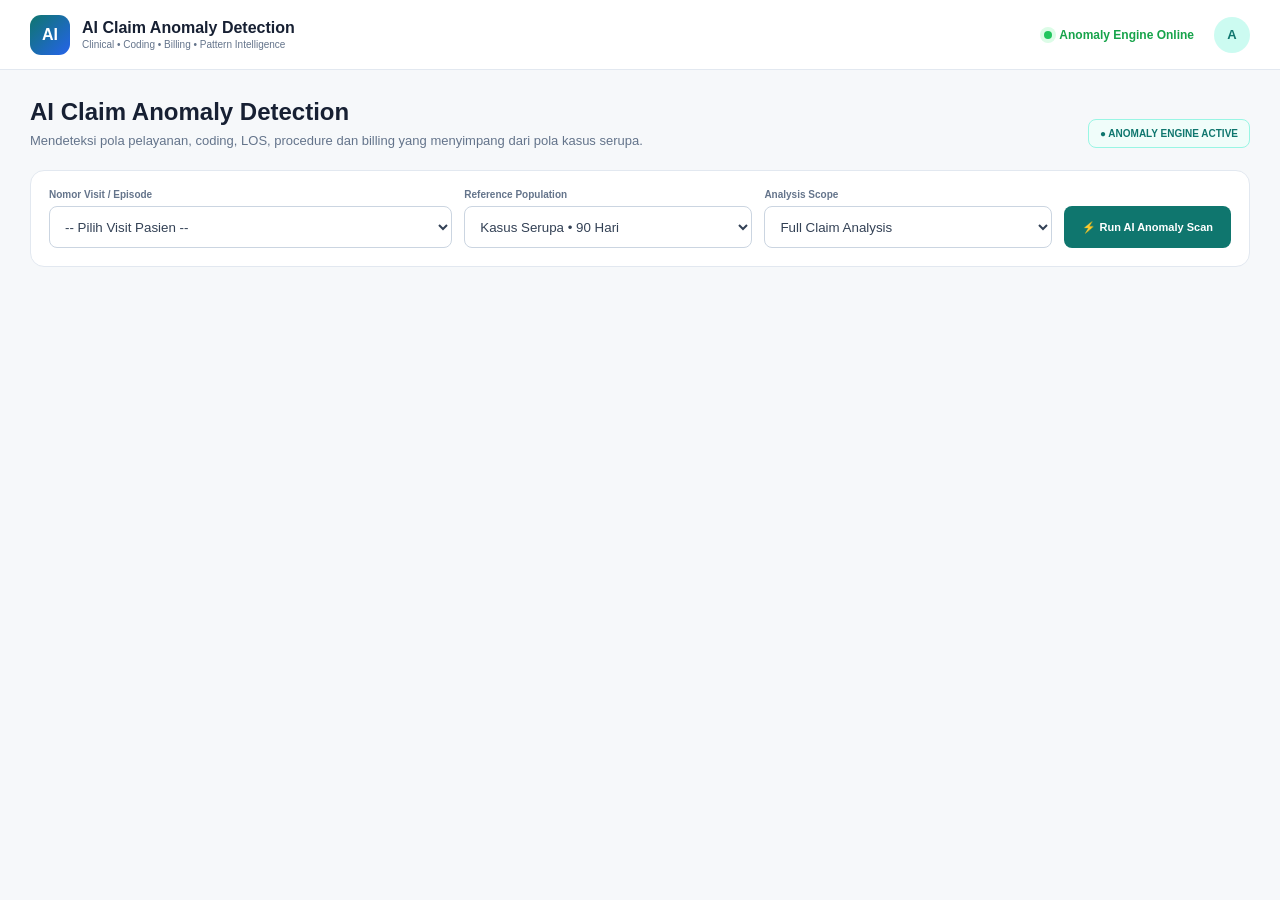
<file: ai-claim-anomaly-detection.html>
<!doctype html>
<html lang="id">
  <head>
    <meta charset="UTF-8" />

    <meta name="viewport" content="width=device-width, initial-scale=1.0" />

    <title>AI Claim Anomaly Detection</title>

    <style>
      /* =========================================================
   ROOT
========================================================= */

      :root {
        --primary: #0f766e;
        --primary-dark: #115e59;
        --primary-light: #f0fdfa;

        --blue: #2563eb;
        --purple: #7c3aed;

        --success: #16a34a;
        --success-bg: #f0fdf4;

        --warning: #d97706;
        --warning-bg: #fffbeb;

        --danger: #dc2626;
        --danger-bg: #fef2f2;

        --dark: #172033;
        --text: #334155;
        --muted: #64748b;

        --border: #e2e8f0;
        --bg: #f6f8fa;

        --white: #ffffff;
      }

      /* =========================================================
   RESET
========================================================= */

      * {
        box-sizing: border-box;
      }

      body {
        margin: 0;

        font-family:
          Inter,
          -apple-system,
          BlinkMacSystemFont,
          "Segoe UI",
          Arial,
          sans-serif;

        background: var(--bg);

        color: var(--text);
      }

      /* =========================================================
   HEADER
========================================================= */

      .header {
        height: 70px;

        background: white;

        border-bottom: 1px solid var(--border);

        display: flex;

        align-items: center;

        justify-content: space-between;

        padding: 0 30px;

        position: sticky;

        top: 0;

        z-index: 50;
      }

      .brand {
        display: flex;

        align-items: center;

        gap: 12px;
      }

      .brand-icon {
        width: 40px;
        height: 40px;

        border-radius: 11px;

        background: linear-gradient(135deg, #0f766e, #2563eb);

        color: white;

        display: flex;

        align-items: center;

        justify-content: center;

        font-size: 16px;

        font-weight: 800;
      }

      .brand-name {
        font-size: 16px;

        font-weight: 750;

        color: var(--dark);
      }

      .brand-sub {
        font-size: 10px;

        color: var(--muted);

        margin-top: 2px;
      }

      .header-right {
        display: flex;

        align-items: center;

        gap: 20px;
      }

      .ai-online {
        display: flex;

        align-items: center;

        gap: 7px;

        color: var(--success);

        font-size: 12px;

        font-weight: 650;
      }

      .online-dot {
        width: 8px;
        height: 8px;

        border-radius: 50%;

        background: #22c55e;

        box-shadow: 0 0 0 4px #dcfce7;
      }

      .avatar {
        width: 36px;
        height: 36px;

        border-radius: 50%;

        background: #ccfbf1;

        color: #0f766e;

        display: flex;

        align-items: center;

        justify-content: center;

        font-size: 13px;

        font-weight: 750;
      }

      /* =========================================================
   PAGE
========================================================= */

      .page {
        max-width: 1550px;

        margin: auto;

        padding: 28px 30px 50px;
      }

      .heading {
        display: flex;

        align-items: flex-end;

        justify-content: space-between;

        margin-bottom: 22px;
      }

      .heading h1 {
        margin: 0;

        font-size: 24px;

        color: var(--dark);
      }

      .heading p {
        margin: 7px 0 0;

        color: var(--muted);

        font-size: 13px;
      }

      .engine {
        padding: 8px 11px;

        border: 1px solid #99f6e4;

        border-radius: 8px;

        background: #f0fdfa;

        color: #0f766e;

        font-size: 10px;

        font-weight: 750;
      }

      /* =========================================================
   SELECTOR
========================================================= */

      .selector {
        background: white;

        border: 1px solid var(--border);

        border-radius: 14px;

        padding: 18px;

        margin-bottom: 20px;
      }

      .selector-grid {
        display: grid;

        grid-template-columns:
          1.4fr
          1fr
          1fr
          auto;

        gap: 12px;

        align-items: end;
      }

      .field label {
        display: block;

        margin-bottom: 6px;

        font-size: 10px;

        color: var(--muted);

        font-weight: 750;
      }

      .field select {
        width: 100%;

        height: 42px;

        border: 1px solid #cbd5e1;

        border-radius: 8px;

        padding: 0 11px;

        color: var(--text);

        background: white;

        outline: none;
      }

      .field select:focus {
        border-color: var(--primary);
      }

      .btn {
        height: 42px;

        border: none;

        border-radius: 8px;

        padding: 0 18px;

        cursor: pointer;

        font-size: 11px;

        font-weight: 700;
      }

      .btn-primary {
        background: var(--primary);

        color: white;
      }

      .btn-primary:hover {
        background: var(--primary-dark);
      }

      .btn-outline {
        background: white;

        border: 1px solid var(--border);

        color: var(--text);
      }

      .btn-danger {
        background: var(--danger);

        color: white;
      }

      /* =========================================================
   PATIENT BAR
========================================================= */

      .patient-bar {
        display: none;

        background: white;

        border: 1px solid var(--border);

        border-radius: 14px;

        padding: 15px 18px;

        margin-bottom: 20px;
      }

      .patient-bar.show {
        display: flex;

        align-items: center;

        justify-content: space-between;
      }

      .patient-info {
        display: flex;

        align-items: center;

        gap: 12px;
      }

      .patient-avatar {
        width: 44px;
        height: 44px;

        border-radius: 10px;

        background: #ccfbf1;

        display: flex;

        align-items: center;

        justify-content: center;

        font-size: 19px;
      }

      .patient-name {
        font-size: 13px;

        font-weight: 750;

        color: var(--dark);
      }

      .patient-detail {
        font-size: 10px;

        color: var(--muted);

        margin-top: 3px;
      }

      .tags {
        display: flex;

        gap: 7px;
      }

      .tag {
        padding: 5px 8px;

        border-radius: 20px;

        font-size: 9px;

        font-weight: 750;
      }

      .tag-green {
        background: #f0fdf4;

        color: #15803d;
      }

      .tag-blue {
        background: #eff6ff;

        color: #1d4ed8;
      }

      .tag-purple {
        background: #f5f3ff;

        color: #6d28d9;
      }

      .tag-orange {
        background: #fff7ed;

        color: #c2410c;
      }

      /* =========================================================
   MAIN RESULT
========================================================= */

      .result {
        display: none;
      }

      .result.show {
        display: block;
      }

      /* =========================================================
   HERO GRID
========================================================= */

      .hero-grid {
        display: grid;

        grid-template-columns:
          330px
          1fr;

        gap: 20px;

        margin-bottom: 20px;
      }

      /* =========================================================
   ANOMALY SCORE
========================================================= */

      .score-card {
        background: radial-gradient(circle at top right, #ccfbf1, #ffffff 52%);

        border: 1px solid #99f6e4;

        border-radius: 16px;

        padding: 24px;

        overflow: hidden;

        position: relative;
      }

      .score-card::after {
        content: "";

        position: absolute;

        width: 190px;
        height: 190px;

        border-radius: 50%;

        border: 1px solid #99f6e4;

        right: -100px;

        bottom: -100px;
      }

      .score-label {
        font-size: 10px;

        color: #0f766e;

        font-weight: 800;

        text-transform: uppercase;

        letter-spacing: 0.7px;
      }

      .score-title {
        font-size: 13px;

        font-weight: 750;

        color: var(--dark);

        margin-top: 4px;
      }

      .score-wrap {
        display: flex;

        align-items: center;

        justify-content: center;

        padding: 24px 0 18px;
      }

      .score-circle {
        width: 165px;
        height: 165px;

        border-radius: 50%;

        background: conic-gradient(
          #f59e0b 0deg,
          #f59e0b 230deg,
          #e2e8f0 230deg,
          #e2e8f0 360deg
        );

        display: flex;

        align-items: center;

        justify-content: center;

        position: relative;
      }

      .score-circle::before {
        content: "";

        position: absolute;

        width: 135px;
        height: 135px;

        background: white;

        border-radius: 50%;
      }

      .score-number {
        position: relative;

        text-align: center;
      }

      .score-value {
        font-size: 38px;

        line-height: 1;

        font-weight: 850;

        color: var(--dark);
      }

      .score-unit {
        font-size: 11px;

        color: var(--muted);
      }

      .score-level {
        margin-top: 3px;

        font-size: 11px;

        color: #b45309;

        font-weight: 800;
      }

      .score-description {
        text-align: center;

        color: var(--muted);

        font-size: 10px;

        line-height: 1.6;
      }

      /* =========================================================
   SUMMARY CARDS
========================================================= */

      .summary-grid {
        display: grid;

        grid-template-columns: repeat(4, 1fr);

        gap: 12px;
      }

      .summary {
        background: white;

        border: 1px solid var(--border);

        border-radius: 12px;

        padding: 15px;
      }

      .summary-icon {
        width: 31px;
        height: 31px;

        border-radius: 8px;

        display: flex;

        align-items: center;

        justify-content: center;

        margin-bottom: 10px;
      }

      .icon-red {
        background: #fee2e2;

        color: #b91c1c;
      }

      .icon-orange {
        background: #ffedd5;

        color: #c2410c;
      }

      .icon-yellow {
        background: #fef3c7;

        color: #b45309;
      }

      .icon-green {
        background: #dcfce7;

        color: #15803d;
      }

      .summary-number {
        font-size: 21px;

        font-weight: 800;

        color: var(--dark);
      }

      .summary-label {
        font-size: 9px;

        color: var(--muted);

        margin-top: 3px;
      }

      /* =========================================================
   CONTENT GRID
========================================================= */

      .content-grid {
        display: grid;

        grid-template-columns:
          1.15fr
          0.85fr;

        gap: 20px;
      }

      /* =========================================================
   CARD
========================================================= */

      .card {
        background: white;

        border: 1px solid var(--border);

        border-radius: 15px;

        overflow: hidden;
      }

      .card-header {
        padding: 16px 19px;

        border-bottom: 1px solid var(--border);

        display: flex;

        align-items: center;

        justify-content: space-between;
      }

      .card-title {
        font-size: 13px;

        color: var(--dark);

        font-weight: 750;
      }

      .card-subtitle {
        font-size: 10px;

        color: var(--muted);

        margin-top: 3px;
      }

      .card-body {
        padding: 19px;
      }

      /* =========================================================
   ANOMALY MATRIX
========================================================= */

      .matrix {
        display: grid;

        grid-template-columns:
          1fr
          1fr
          1fr;

        gap: 10px;
      }

      .matrix-item {
        border: 1px solid var(--border);

        border-radius: 10px;

        padding: 12px;

        min-height: 105px;

        position: relative;
      }

      .matrix-item.high {
        border-color: #fecaca;

        background: #fffafa;
      }

      .matrix-item.medium {
        border-color: #fed7aa;

        background: #fffdf8;
      }

      .matrix-item.low {
        background: #fbfffc;
      }

      .matrix-status {
        position: absolute;

        right: 10px;

        top: 10px;

        width: 8px;
        height: 8px;

        border-radius: 50%;
      }

      .status-high {
        background: #ef4444;
      }

      .status-medium {
        background: #f59e0b;
      }

      .status-low {
        background: #22c55e;
      }

      .matrix-icon {
        font-size: 16px;

        margin-bottom: 10px;
      }

      .matrix-name {
        font-size: 10px;

        font-weight: 750;

        color: var(--dark);
      }

      .matrix-score {
        font-size: 9px;

        color: var(--muted);

        margin-top: 5px;
      }

      .matrix-bar {
        height: 4px;

        background: #f1f5f9;

        border-radius: 10px;

        margin-top: 9px;

        overflow: hidden;
      }

      .matrix-progress {
        height: 100%;

        border-radius: 10px;
      }

      /* =========================================================
   ANOMALY DETAIL
========================================================= */

      .anomaly {
        border: 1px solid #fed7aa;

        background: #fffaf4;

        border-radius: 11px;

        padding: 14px;

        margin-bottom: 10px;
      }

      .anomaly:last-child {
        margin-bottom: 0;
      }

      .anomaly-top {
        display: flex;

        justify-content: space-between;

        align-items: flex-start;
      }

      .anomaly-left {
        display: flex;

        gap: 10px;
      }

      .anomaly-icon {
        width: 33px;
        height: 33px;

        border-radius: 8px;

        background: #ffedd5;

        color: #c2410c;

        display: flex;

        align-items: center;

        justify-content: center;

        font-size: 13px;

        font-weight: 800;

        flex-shrink: 0;
      }

      .anomaly-name {
        font-size: 11px;

        color: var(--dark);

        font-weight: 750;
      }

      .anomaly-type {
        font-size: 9px;

        color: #c2410c;

        margin-top: 3px;
      }

      .anomaly-score {
        font-size: 11px;

        color: #b45309;

        font-weight: 800;
      }

      .anomaly-desc {
        margin-top: 11px;

        font-size: 9px;

        color: var(--muted);

        line-height: 1.6;
      }

      .compare {
        display: grid;

        grid-template-columns:
          1fr
          auto
          1fr;

        gap: 8px;

        align-items: center;

        margin-top: 11px;
      }

      .compare-box {
        background: white;

        border: 1px solid var(--border);

        border-radius: 7px;

        padding: 8px;
      }

      .compare-label {
        font-size: 8px;

        color: var(--muted);
      }

      .compare-value {
        font-size: 11px;

        color: var(--dark);

        font-weight: 750;

        margin-top: 3px;
      }

      .compare-arrow {
        color: #f59e0b;

        font-weight: 800;
      }

      /* =========================================================
   AI EXPLANATION
========================================================= */

      .explanation {
        background: linear-gradient(135deg, #f0fdfa, #eff6ff);

        border: 1px solid #bae6fd;

        border-radius: 11px;

        padding: 15px;

        margin-top: 20px;
      }

      .explanation-title {
        font-size: 11px;

        color: #075985;

        font-weight: 800;

        margin-bottom: 8px;
      }

      .explanation-text {
        font-size: 9px;

        color: #475569;

        line-height: 1.7;
      }

      /* =========================================================
   RECOMMENDATION
========================================================= */

      .recommendation {
        margin-top: 20px;

        border: 1px solid #c7d2fe;

        background: #fafaff;

        border-radius: 11px;

        padding: 15px;
      }

      .recommendation-title {
        font-size: 11px;

        color: #4338ca;

        font-weight: 800;

        margin-bottom: 11px;
      }

      .rec-item {
        display: flex;

        gap: 8px;

        margin-bottom: 8px;

        font-size: 9px;

        color: #475569;

        line-height: 1.5;
      }

      .rec-item:last-child {
        margin-bottom: 0;
      }

      .rec-number {
        width: 19px;
        height: 19px;

        border-radius: 50%;

        background: #eef2ff;

        color: #4338ca;

        display: flex;

        align-items: center;

        justify-content: center;

        font-size: 9px;

        font-weight: 800;

        flex-shrink: 0;
      }

      /* =========================================================
   TIMELINE
========================================================= */

      .timeline {
        position: relative;

        padding-left: 26px;
      }

      .timeline::before {
        content: "";

        position: absolute;

        left: 7px;

        top: 5px;

        bottom: 5px;

        width: 1px;

        background: #e2e8f0;
      }

      .timeline-item {
        position: relative;

        padding-bottom: 18px;
      }

      .timeline-item:last-child {
        padding-bottom: 0;
      }

      .timeline-dot {
        position: absolute;

        left: -24px;

        top: 2px;

        width: 16px;
        height: 16px;

        background: white;

        border: 3px solid #22c55e;

        border-radius: 50%;
      }

      .timeline-dot.warning {
        border-color: #f59e0b;
      }

      .timeline-dot.danger {
        border-color: #ef4444;
      }

      .timeline-title {
        font-size: 10px;

        font-weight: 750;

        color: var(--dark);
      }

      .timeline-text {
        font-size: 9px;

        color: var(--muted);

        margin-top: 3px;

        line-height: 1.5;
      }

      .timeline-time {
        font-size: 8px;

        color: #94a3b8;

        margin-top: 3px;
      }

      /* =========================================================
   PATTERN COMPARISON
========================================================= */

      .pattern {
        margin-top: 20px;
      }

      .pattern-row {
        display: grid;

        grid-template-columns:
          150px
          1fr
          60px;

        gap: 10px;

        align-items: center;

        margin-bottom: 11px;
      }

      .pattern-label {
        font-size: 9px;

        color: var(--text);

        font-weight: 650;
      }

      .pattern-track {
        height: 8px;

        background: #f1f5f9;

        border-radius: 20px;

        overflow: hidden;
      }

      .pattern-bar {
        height: 100%;

        border-radius: 20px;
      }

      .pattern-value {
        font-size: 9px;

        text-align: right;

        font-weight: 750;
      }

      /* =========================================================
   ACTIONS
========================================================= */

      .actions {
        display: flex;

        justify-content: flex-end;

        gap: 8px;

        margin-top: 20px;
      }

      /* =========================================================
   LOADING
========================================================= */

      .loading {
        display: none;

        background: white;

        border: 1px solid var(--border);

        border-radius: 15px;

        padding: 50px;

        text-align: center;
      }

      .loading.show {
        display: block;
      }

      .loader {
        width: 48px;
        height: 48px;

        border: 4px solid #ccfbf1;

        border-top-color: #0f766e;

        border-radius: 50%;

        margin: auto;

        animation: spin 0.8s linear infinite;
      }

      @keyframes spin {
        to {
          transform: rotate(360deg);
        }
      }

      .loading-title {
        margin-top: 16px;

        font-size: 13px;

        font-weight: 750;

        color: var(--dark);
      }

      .loading-text {
        margin-top: 5px;

        font-size: 10px;

        color: var(--muted);
      }

      /* =========================================================
   RESPONSIVE
========================================================= */

      @media (max-width: 1100px) {
        .hero-grid {
          grid-template-columns: 1fr;
        }

        .content-grid {
          grid-template-columns: 1fr;
        }
      }

      @media (max-width: 850px) {
        .summary-grid {
          grid-template-columns:
            1fr
            1fr;
        }

        .matrix {
          grid-template-columns:
            1fr
            1fr;
        }

        .selector-grid {
          grid-template-columns: 1fr;
        }
      }

      @media (max-width: 600px) {
        .page {
          padding: 20px 15px 40px;
        }

        .header {
          padding: 0 15px;
        }

        .ai-online {
          display: none;
        }

        .summary-grid {
          grid-template-columns: 1fr;
        }

        .matrix {
          grid-template-columns: 1fr;
        }

        .heading {
          flex-direction: column;

          align-items: flex-start;

          gap: 12px;
        }

        .patient-bar.show {
          flex-direction: column;

          align-items: flex-start;

          gap: 12px;
        }
      }
    </style>
  </head>

  <body>
    <!-- =========================================================
     HEADER
========================================================= -->

    <header class="header">
      <div class="brand">
        <div class="brand-icon">AI</div>

        <div>
          <div class="brand-name">AI Claim Anomaly Detection</div>

          <div class="brand-sub">
            Clinical • Coding • Billing • Pattern Intelligence
          </div>
        </div>
      </div>

      <div class="header-right">
        <div class="ai-online">
          <span class="online-dot"></span>

          Anomaly Engine Online
        </div>

        <div class="avatar">A</div>
      </div>
    </header>

    <main class="page">
      <!-- =========================================================
     HEADING
========================================================= -->

      <section class="heading">
        <div>
          <h1>AI Claim Anomaly Detection</h1>

          <p>
            Mendeteksi pola pelayanan, coding, LOS, procedure dan billing yang
            menyimpang dari pola kasus serupa.
          </p>
        </div>

        <div class="engine">● ANOMALY ENGINE ACTIVE</div>
      </section>

      <!-- =========================================================
     SELECTOR
========================================================= -->

      <section class="selector">
        <div class="selector-grid">
          <div class="field">
            <label> Nomor Visit / Episode </label>

            <select id="visitSelect">
              <option value="">-- Pilih Visit Pasien --</option>

              <option value="001">VST-20260813-001 • Ahmad Fauzan</option>

              <option value="002">VST-20260813-002 • Budi Santoso</option>

              <option value="003">VST-20260813-003 • Siti Rahma</option>
            </select>
          </div>

          <div class="field">
            <label> Reference Population </label>

            <select>
              <option>Kasus Serupa • 90 Hari</option>

              <option>Kasus Serupa • 30 Hari</option>

              <option>Semua Kasus Tahun Berjalan</option>
            </select>
          </div>

          <div class="field">
            <label> Analysis Scope </label>

            <select>
              <option>Full Claim Analysis</option>

              <option>Clinical Only</option>

              <option>Financial Only</option>
            </select>
          </div>

          <button class="btn btn-primary" onclick="runAnomalyScan()">
            ⚡ Run AI Anomaly Scan
          </button>
        </div>
      </section>

      <!-- =========================================================
     PATIENT BAR
========================================================= -->

      <div class="patient-bar" id="patientBar">
        <div class="patient-info">
          <div class="patient-avatar">👤</div>

          <div>
            <div class="patient-name" id="patientName">Ahmad Fauzan</div>

            <div class="patient-detail" id="patientDetail">
              RM 00-12-45-78 • VST-20260813-001 • dr. Andi Pratama
            </div>
          </div>
        </div>

        <div class="tags">
          <span class="tag tag-green"> RME </span>

          <span class="tag tag-blue"> BPJS </span>

          <span class="tag tag-purple"> Case Matching </span>
        </div>
      </div>

      <!-- =========================================================
     LOADING
========================================================= -->

      <div class="loading" id="loading">
        <div class="loader"></div>

        <div class="loading-title">AI sedang melakukan anomaly scan...</div>

        <div class="loading-text" id="loadingText">
          Membandingkan data dengan kasus serupa.
        </div>
      </div>

      <!-- =========================================================
     RESULT
========================================================= -->

      <section class="result" id="result">
        <!-- =========================================================
     HERO
========================================================= -->

        <div class="hero-grid">
          <!-- SCORE -->

          <div class="score-card">
            <div class="score-label">Overall Anomaly Score</div>

            <div class="score-title">Deviation from Normal Pattern</div>

            <div class="score-wrap">
              <div class="score-circle">
                <div class="score-number">
                  <div class="score-value">64</div>

                  <div class="score-unit">/ 100</div>

                  <div class="score-level">MODERATE ANOMALY</div>
                </div>
              </div>
            </div>

            <div class="score-description">
              AI menemukan beberapa pola yang berbeda dari kelompok kasus
              serupa. Diperlukan review sebelum klaim diproses lebih lanjut.
            </div>
          </div>

          <!-- SUMMARY -->

          <div class="summary-grid">
            <div class="summary">
              <div class="summary-icon icon-red">!</div>

              <div class="summary-number">2</div>

              <div class="summary-label">High Anomaly</div>
            </div>

            <div class="summary">
              <div class="summary-icon icon-orange">!</div>

              <div class="summary-number">3</div>

              <div class="summary-label">Medium Anomaly</div>
            </div>

            <div class="summary">
              <div class="summary-icon icon-yellow">?</div>

              <div class="summary-number">1</div>

              <div class="summary-label">Needs Verification</div>
            </div>

            <div class="summary">
              <div class="summary-icon icon-green">✓</div>

              <div class="summary-number">7</div>

              <div class="summary-label">Normal Pattern</div>
            </div>
          </div>
        </div>

        <!-- =========================================================
     CONTENT
========================================================= -->

        <div class="content-grid">
          <!-- =====================================================
     LEFT
====================================================== -->

          <div>
            <!-- ANOMALY MATRIX -->

            <div class="card">
              <div class="card-header">
                <div>
                  <div class="card-title">AI Anomaly Matrix</div>

                  <div class="card-subtitle">
                    Analisis penyimpangan per domain
                  </div>
                </div>

                <span class="tag tag-orange"> 6 Findings </span>
              </div>

              <div class="card-body">
                <div class="matrix">
                  <!-- LOS -->

                  <div class="matrix-item high">
                    <span class="matrix-status status-high"> </span>

                    <div class="matrix-icon">⏱️</div>

                    <div class="matrix-name">Length of Stay</div>

                    <div class="matrix-score">Anomaly Score: 87%</div>

                    <div class="matrix-bar">
                      <div
                        class="matrix-progress"
                        style="width: 87%; background: #ef4444"
                      ></div>
                    </div>
                  </div>

                  <!-- TARIFF -->

                  <div class="matrix-item high">
                    <span class="matrix-status status-high"> </span>

                    <div class="matrix-icon">💰</div>

                    <div class="matrix-name">Claim Tariff</div>

                    <div class="matrix-score">Anomaly Score: 81%</div>

                    <div class="matrix-bar">
                      <div
                        class="matrix-progress"
                        style="width: 81%; background: #ef4444"
                      ></div>
                    </div>
                  </div>

                  <!-- PROCEDURE -->

                  <div class="matrix-item medium">
                    <span class="matrix-status status-medium"> </span>

                    <div class="matrix-icon">🩺</div>

                    <div class="matrix-name">Procedure Pattern</div>

                    <div class="matrix-score">Anomaly Score: 62%</div>

                    <div class="matrix-bar">
                      <div
                        class="matrix-progress"
                        style="width: 62%; background: #f59e0b"
                      ></div>
                    </div>
                  </div>

                  <!-- CODING -->

                  <div class="matrix-item medium">
                    <span class="matrix-status status-medium"> </span>

                    <div class="matrix-icon">🧠</div>

                    <div class="matrix-name">Coding Pattern</div>

                    <div class="matrix-score">Anomaly Score: 57%</div>

                    <div class="matrix-bar">
                      <div
                        class="matrix-progress"
                        style="width: 57%; background: #f59e0b"
                      ></div>
                    </div>
                  </div>

                  <!-- THERAPY -->

                  <div class="matrix-item low">
                    <span class="matrix-status status-low"> </span>

                    <div class="matrix-icon">💊</div>

                    <div class="matrix-name">Therapy Pattern</div>

                    <div class="matrix-score">Anomaly Score: 21%</div>

                    <div class="matrix-bar">
                      <div
                        class="matrix-progress"
                        style="width: 21%; background: #22c55e"
                      ></div>
                    </div>
                  </div>

                  <!-- DIAGNOSIS -->

                  <div class="matrix-item low">
                    <span class="matrix-status status-low"> </span>

                    <div class="matrix-icon">✓</div>

                    <div class="matrix-name">Diagnosis Pattern</div>

                    <div class="matrix-score">Anomaly Score: 12%</div>

                    <div class="matrix-bar">
                      <div
                        class="matrix-progress"
                        style="width: 12%; background: #22c55e"
                      ></div>
                    </div>
                  </div>
                </div>
              </div>
            </div>

            <!-- ANOMALY DETAILS -->

            <div class="card" style="margin-top: 20px">
              <div class="card-header">
                <div>
                  <div class="card-title">Detected Anomalies</div>

                  <div class="card-subtitle">
                    Temuan yang membutuhkan perhatian
                  </div>
                </div>

                <span class="tag tag-orange"> AI Findings </span>
              </div>

              <div class="card-body">
                <!-- LOS -->

                <div class="anomaly">
                  <div class="anomaly-top">
                    <div class="anomaly-left">
                      <div class="anomaly-icon">⏱</div>

                      <div>
                        <div class="anomaly-name">Length of Stay Deviation</div>

                        <div class="anomaly-type">HIGH ANOMALY</div>
                      </div>
                    </div>

                    <div class="anomaly-score">87%</div>
                  </div>

                  <div class="anomaly-desc">
                    Lama rawat pasien lebih tinggi dibandingkan median kasus
                    pneumonia dengan karakteristik klinis serupa.
                  </div>

                  <div class="compare">
                    <div class="compare-box">
                      <div class="compare-label">Patient</div>

                      <div class="compare-value">7 Hari</div>
                    </div>

                    <div class="compare-arrow">vs</div>

                    <div class="compare-box">
                      <div class="compare-label">Similar Cases</div>

                      <div class="compare-value">3–5 Hari</div>
                    </div>
                  </div>
                </div>

                <!-- TARIFF -->

                <div class="anomaly">
                  <div class="anomaly-top">
                    <div class="anomaly-left">
                      <div class="anomaly-icon">Rp</div>

                      <div>
                        <div class="anomaly-name">Claim Value Deviation</div>

                        <div class="anomaly-type">HIGH ANOMALY</div>
                      </div>
                    </div>

                    <div class="anomaly-score">81%</div>
                  </div>

                  <div class="anomaly-desc">
                    Nilai klaim saat ini berada di atas pola distribusi kasus
                    sejenis. Perlu verifikasi coding dan supporting
                    documentation.
                  </div>

                  <div class="compare">
                    <div class="compare-box">
                      <div class="compare-label">Current Claim</div>

                      <div class="compare-value">Rp 8,2 jt</div>
                    </div>

                    <div class="compare-arrow">vs</div>

                    <div class="compare-box">
                      <div class="compare-label">Similar Cases</div>

                      <div class="compare-value">Rp 4,8–6,5 jt</div>
                    </div>
                  </div>
                </div>

                <!-- PROCEDURE -->

                <div class="anomaly">
                  <div class="anomaly-top">
                    <div class="anomaly-left">
                      <div class="anomaly-icon">!</div>

                      <div>
                        <div class="anomaly-name">
                          Procedure Pattern Deviation
                        </div>

                        <div class="anomaly-type">MEDIUM ANOMALY</div>
                      </div>
                    </div>

                    <div class="anomaly-score">62%</div>
                  </div>

                  <div class="anomaly-desc">
                    Terdapat kombinasi tindakan yang lebih sering muncul pada
                    case dengan severity berbeda.
                  </div>
                </div>
              </div>
            </div>

            <!-- AI EXPLANATION -->

            <div class="explanation">
              <div class="explanation-title">✨ AI Explanation</div>

              <div class="explanation-text">
                Berdasarkan perbandingan dengan kelompok kasus serupa, anomali
                utama berasal dari
                <strong>Length of Stay</strong> dan
                <strong>Claim Value</strong>. Diagnosis utama relatif konsisten
                dengan pola kasus pembanding. AI menyarankan verifikasi terhadap
                dokumentasi klinis, alasan perpanjangan LOS dan kesesuaian
                coding sebelum klaim diproses.
              </div>
            </div>
          </div>

          <!-- =====================================================
     RIGHT
====================================================== -->

          <div>
            <!-- TIMELINE -->

            <div class="card">
              <div class="card-header">
                <div>
                  <div class="card-title">Anomaly Detection Pipeline</div>

                  <div class="card-subtitle">AI analysis process</div>
                </div>

                <span class="tag tag-green"> Complete </span>
              </div>

              <div class="card-body">
                <div class="timeline">
                  <div class="timeline-item">
                    <div class="timeline-dot"></div>

                    <div class="timeline-title">Patient Case Loaded</div>

                    <div class="timeline-text">
                      RME, diagnosis, procedure, therapy dan billing berhasil
                      dikumpulkan.
                    </div>

                    <div class="timeline-time">Completed</div>
                  </div>

                  <div class="timeline-item">
                    <div class="timeline-dot"></div>

                    <div class="timeline-title">Similar Case Matching</div>

                    <div class="timeline-text">
                      AI menemukan 428 kasus dengan karakteristik serupa.
                    </div>

                    <div class="timeline-time">428 cases analyzed</div>
                  </div>

                  <div class="timeline-item">
                    <div class="timeline-dot warning"></div>

                    <div class="timeline-title">Pattern Comparison</div>

                    <div class="timeline-text">
                      LOS dan claim value menunjukkan deviation.
                    </div>

                    <div class="timeline-time">Anomaly detected</div>
                  </div>

                  <div class="timeline-item">
                    <div class="timeline-dot warning"></div>

                    <div class="timeline-title">Statistical Analysis</div>

                    <div class="timeline-text">
                      AI menghitung deviation score terhadap baseline.
                    </div>

                    <div class="timeline-time">Score generated</div>
                  </div>

                  <div class="timeline-item">
                    <div class="timeline-dot"></div>

                    <div class="timeline-title">AI Explanation</div>

                    <div class="timeline-text">
                      AI menghasilkan penjelasan dan recommended action.
                    </div>

                    <div class="timeline-time">Completed</div>
                  </div>
                </div>
              </div>
            </div>

            <!-- PATTERN -->

            <div class="card" style="margin-top: 20px">
              <div class="card-header">
                <div>
                  <div class="card-title">Case Pattern Comparison</div>

                  <div class="card-subtitle">Patient vs similar cases</div>
                </div>
              </div>

              <div class="card-body">
                <div class="pattern">
                  <div class="pattern-row">
                    <div class="pattern-label">LOS</div>

                    <div class="pattern-track">
                      <div
                        class="pattern-bar"
                        style="width: 87%; background: #ef4444"
                      ></div>
                    </div>

                    <div class="pattern-value">7d</div>
                  </div>

                  <div class="pattern-row">
                    <div class="pattern-label">Similar LOS</div>

                    <div class="pattern-track">
                      <div
                        class="pattern-bar"
                        style="width: 52%; background: #94a3b8"
                      ></div>
                    </div>

                    <div class="pattern-value">4d</div>
                  </div>

                  <div class="pattern-row">
                    <div class="pattern-label">Claim Value</div>

                    <div class="pattern-track">
                      <div
                        class="pattern-bar"
                        style="width: 81%; background: #ef4444"
                      ></div>
                    </div>

                    <div class="pattern-value">8.2M</div>
                  </div>

                  <div class="pattern-row">
                    <div class="pattern-label">Similar Claim</div>

                    <div class="pattern-track">
                      <div
                        class="pattern-bar"
                        style="width: 58%; background: #94a3b8"
                      ></div>
                    </div>

                    <div class="pattern-value">5.7M</div>
                  </div>

                  <div class="pattern-row">
                    <div class="pattern-label">Procedure</div>

                    <div class="pattern-track">
                      <div
                        class="pattern-bar"
                        style="width: 62%; background: #f59e0b"
                      ></div>
                    </div>

                    <div class="pattern-value">62%</div>
                  </div>
                </div>
              </div>
            </div>

            <!-- RECOMMENDATION -->

            <div class="recommendation">
              <div class="recommendation-title">🤖 Recommended Action</div>

              <div class="rec-item">
                <div class="rec-number">1</div>

                <div>Review alasan klinis untuk LOS yang lebih panjang.</div>
              </div>

              <div class="rec-item">
                <div class="rec-number">2</div>

                <div>Verifikasi kesesuaian coding dengan dokumentasi RME.</div>
              </div>

              <div class="rec-item">
                <div class="rec-number">3</div>

                <div>
                  Pastikan claim value memiliki supporting documentation.
                </div>
              </div>
            </div>

            <!-- ACTION -->

            <div class="actions">
              <button class="btn btn-outline" onclick="runAgain()">
                ↻ Scan Again
              </button>

              <button class="btn btn-danger" onclick="reviewAnomaly()">
                ⚠ Review Anomaly
              </button>
            </div>
          </div>
        </div>
      </section>
    </main>

    <script>
      /* =========================================================
   DUMMY DATA
========================================================= */

      const patients = {
        "001": {
          name: "Ahmad Fauzan",

          rm: "00-12-45-78",

          visit: "VST-20260813-001",

          doctor: "dr. Andi Pratama",
        },

        "002": {
          name: "Budi Santoso",

          rm: "00-21-36-91",

          visit: "VST-20260813-002",

          doctor: "dr. Rina Sari",
        },

        "003": {
          name: "Siti Rahma",

          rm: "00-32-41-22",

          visit: "VST-20260813-003",

          doctor: "dr. Andi Pratama",
        },
      };

      /* =========================================================
   RUN SCAN
========================================================= */

      function runAnomalyScan() {
        const value = document.getElementById("visitSelect").value;

        if (!value) {
          alert("Silakan pilih nomor visit terlebih dahulu.");

          return;
        }

        const patient = patients[value];

        /* PATIENT */

        document.getElementById("patientName").innerText = patient.name;

        document.getElementById("patientDetail").innerText =
          "RM " + patient.rm + " • " + patient.visit + " • " + patient.doctor;

        document.getElementById("patientBar").classList.add("show");

        /* HIDE RESULT */

        document.getElementById("result").classList.remove("show");

        /* SHOW LOADING */

        document.getElementById("loading").classList.add("show");

        const loadingText = document.getElementById("loadingText");

        const messages = [
          "Loading patient case...",

          "Matching similar clinical cases...",

          "Comparing Length of Stay...",

          "Analyzing procedure patterns...",

          "Comparing claim value...",

          "Analyzing coding pattern...",

          "Calculating anomaly score...",

          "Generating AI explanation...",
        ];

        let index = 0;

        const interval = setInterval(() => {
          loadingText.innerText = messages[index];

          index++;

          if (index >= messages.length) {
            clearInterval(interval);

            setTimeout(() => {
              finishScan();
            }, 500);
          }
        }, 350);
      }

      /* =========================================================
   FINISH
========================================================= */

      function finishScan() {
        document.getElementById("loading").classList.remove("show");

        document.getElementById("result").classList.add("show");

        setTimeout(() => {
          document.getElementById("result").scrollIntoView({
            behavior: "smooth",

            block: "start",
          });
        }, 100);
      }

      /* =========================================================
   SCAN AGAIN
========================================================= */

      function runAgain() {
        const value = document.getElementById("visitSelect").value;

        if (!value) {
          alert("Pilih visit terlebih dahulu.");

          return;
        }

        runAnomalyScan();
      }

      /* =========================================================
   REVIEW
========================================================= */

      function reviewAnomaly() {
        alert(
          "AI Claim Anomaly Review\n\n" +
            "Anomaly Score: 64/100\n\n" +
            "High Anomaly:\n" +
            "• Length of Stay\n" +
            "• Claim Value\n\n" +
            "Medium Anomaly:\n" +
            "• Procedure Pattern\n" +
            "• Coding Pattern\n\n" +
            "Status:\n" +
            "REQUIRES HUMAN REVIEW",
        );
      }
    </script>
  </body>
</html>
</file>
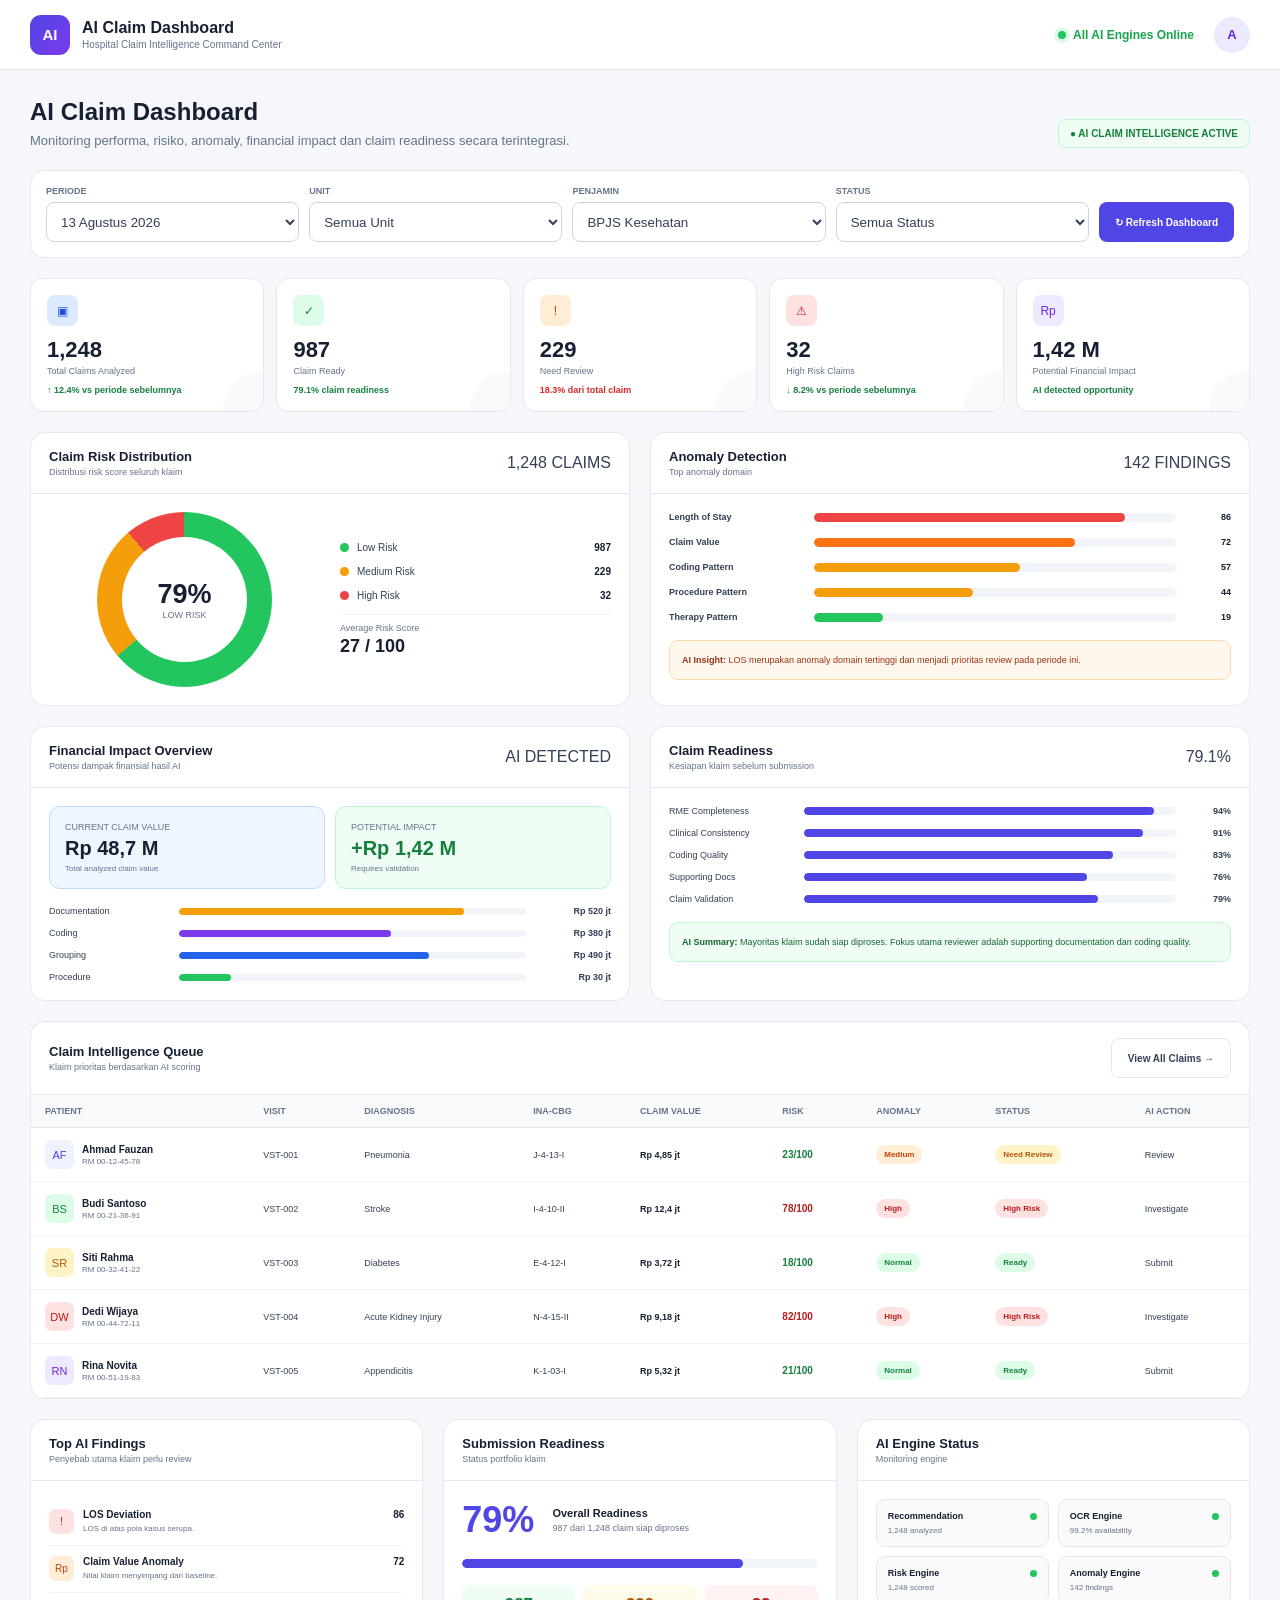
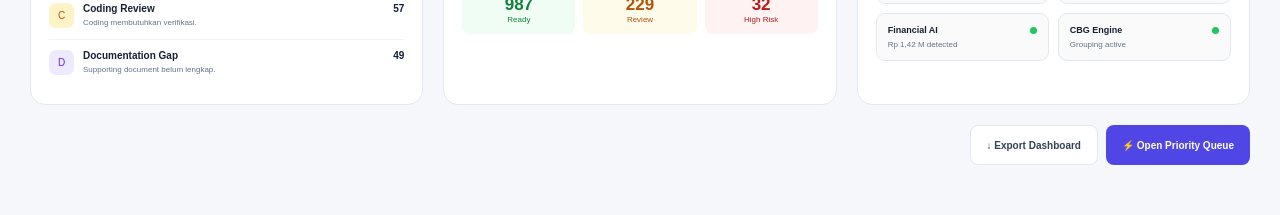
<file: ai-claim-dashboard.html>
<!doctype html>
<html lang="id">
  <head>
    <meta charset="UTF-8" />

    <meta name="viewport" content="width=device-width, initial-scale=1.0" />

    <title>AI Claim Dashboard</title>

    <style>
      /* =========================================================
   ROOT
========================================================= */

      :root {
        --primary: #4f46e5;
        --primary-dark: #4338ca;
        --primary-light: #eef2ff;

        --blue: #2563eb;
        --cyan: #0891b2;

        --success: #16a34a;
        --success-bg: #f0fdf4;

        --warning: #d97706;
        --warning-bg: #fffbeb;

        --danger: #dc2626;
        --danger-bg: #fef2f2;

        --purple: #7c3aed;

        --dark: #172033;
        --text: #334155;
        --muted: #64748b;

        --border: #e2e8f0;
        --bg: #f5f7fb;

        --white: #ffffff;
      }

      /* =========================================================
   RESET
========================================================= */

      * {
        box-sizing: border-box;
      }

      body {
        margin: 0;

        font-family:
          Inter,
          -apple-system,
          BlinkMacSystemFont,
          "Segoe UI",
          Arial,
          sans-serif;

        background: var(--bg);

        color: var(--text);
      }

      /* =========================================================
   HEADER
========================================================= */

      .header {
        height: 70px;

        background: white;

        border-bottom: 1px solid var(--border);

        display: flex;

        align-items: center;

        justify-content: space-between;

        padding: 0 30px;

        position: sticky;

        top: 0;

        z-index: 50;
      }

      .brand {
        display: flex;

        align-items: center;

        gap: 12px;
      }

      .brand-icon {
        width: 40px;
        height: 40px;

        border-radius: 11px;

        background: linear-gradient(135deg, #4f46e5, #7c3aed);

        color: white;

        display: flex;

        align-items: center;

        justify-content: center;

        font-size: 15px;

        font-weight: 800;
      }

      .brand-name {
        font-size: 16px;

        font-weight: 750;

        color: var(--dark);
      }

      .brand-sub {
        font-size: 10px;

        color: var(--muted);

        margin-top: 2px;
      }

      .header-right {
        display: flex;

        align-items: center;

        gap: 20px;
      }

      .ai-online {
        display: flex;

        align-items: center;

        gap: 7px;

        font-size: 12px;

        color: var(--success);

        font-weight: 650;
      }

      .online-dot {
        width: 8px;
        height: 8px;

        border-radius: 50%;

        background: #22c55e;

        box-shadow: 0 0 0 4px #dcfce7;
      }

      .avatar {
        width: 36px;
        height: 36px;

        border-radius: 50%;

        background: #ede9fe;

        color: #6d28d9;

        display: flex;

        align-items: center;

        justify-content: center;

        font-size: 13px;

        font-weight: 750;
      }

      /* =========================================================
   PAGE
========================================================= */

      .page {
        max-width: 1600px;

        margin: auto;

        padding: 28px 30px 50px;
      }

      .heading {
        display: flex;

        align-items: flex-end;

        justify-content: space-between;

        margin-bottom: 22px;
      }

      .heading h1 {
        margin: 0;

        font-size: 24px;

        color: var(--dark);
      }

      .heading p {
        margin: 7px 0 0;

        color: var(--muted);

        font-size: 13px;
      }

      .engine {
        padding: 8px 11px;

        border-radius: 8px;

        background: #f0fdf4;

        border: 1px solid #bbf7d0;

        color: #15803d;

        font-size: 10px;

        font-weight: 750;
      }

      /* =========================================================
   FILTER
========================================================= */

      .filter {
        background: white;

        border: 1px solid var(--border);

        border-radius: 14px;

        padding: 15px;

        margin-bottom: 20px;
      }

      .filter-grid {
        display: grid;

        grid-template-columns:
          1fr
          1fr
          1fr
          1fr
          auto;

        gap: 10px;

        align-items: end;
      }

      .field label {
        display: block;

        margin-bottom: 6px;

        font-size: 9px;

        color: var(--muted);

        font-weight: 750;
      }

      .field select {
        width: 100%;

        height: 40px;

        border: 1px solid #cbd5e1;

        border-radius: 8px;

        padding: 0 10px;

        background: white;

        color: var(--text);

        outline: none;
      }

      .field select:focus {
        border-color: var(--primary);
      }

      .btn {
        height: 40px;

        border: none;

        border-radius: 8px;

        padding: 0 16px;

        cursor: pointer;

        font-size: 10px;

        font-weight: 700;
      }

      .btn-primary {
        background: var(--primary);

        color: white;
      }

      .btn-outline {
        background: white;

        border: 1px solid var(--border);

        color: var(--text);
      }

      /* =========================================================
   KPI GRID
========================================================= */

      .kpi-grid {
        display: grid;

        grid-template-columns: repeat(5, 1fr);

        gap: 12px;

        margin-bottom: 20px;
      }

      .kpi {
        background: white;

        border: 1px solid var(--border);

        border-radius: 13px;

        padding: 16px;

        position: relative;

        overflow: hidden;
      }

      .kpi::after {
        content: "";

        position: absolute;

        width: 75px;
        height: 75px;

        border-radius: 50%;

        right: -35px;

        bottom: -35px;

        background: #f8fafc;
      }

      .kpi-icon {
        width: 31px;
        height: 31px;

        border-radius: 8px;

        display: flex;

        align-items: center;

        justify-content: center;

        font-size: 12px;

        margin-bottom: 11px;
      }

      .kpi-icon.blue {
        background: #dbeafe;

        color: #1d4ed8;
      }

      .kpi-icon.green {
        background: #dcfce7;

        color: #15803d;
      }

      .kpi-icon.orange {
        background: #ffedd5;

        color: #c2410c;
      }

      .kpi-icon.red {
        background: #fee2e2;

        color: #b91c1c;
      }

      .kpi-icon.purple {
        background: #ede9fe;

        color: #6d28d9;
      }

      .kpi-value {
        font-size: 22px;

        font-weight: 850;

        color: var(--dark);
      }

      .kpi-label {
        font-size: 9px;

        color: var(--muted);

        margin-top: 3px;
      }

      .kpi-change {
        margin-top: 9px;

        font-size: 9px;

        font-weight: 700;
      }

      .kpi-change.up {
        color: #15803d;
      }

      .kpi-change.down {
        color: #dc2626;
      }

      /* =========================================================
   MAIN GRID
========================================================= */

      .main-grid {
        display: grid;

        grid-template-columns:
          1fr
          1fr;

        gap: 20px;

        margin-bottom: 20px;
      }

      .card {
        background: white;

        border: 1px solid var(--border);

        border-radius: 15px;

        overflow: hidden;
      }

      .card-header {
        padding: 16px 18px;

        border-bottom: 1px solid var(--border);

        display: flex;

        align-items: center;

        justify-content: space-between;
      }

      .card-title {
        font-size: 13px;

        font-weight: 750;

        color: var(--dark);
      }

      .card-subtitle {
        font-size: 9px;

        color: var(--muted);

        margin-top: 3px;
      }

      .card-body {
        padding: 18px;
      }

      /* =========================================================
   RISK DISTRIBUTION
========================================================= */

      .risk-summary {
        display: grid;

        grid-template-columns:
          1fr
          1fr;

        gap: 20px;

        align-items: center;
      }

      .risk-donut {
        width: 175px;
        height: 175px;

        margin: auto;

        border-radius: 50%;

        background: conic-gradient(
          #22c55e 0deg 230deg,
          #f59e0b 230deg 320deg,
          #ef4444 320deg 360deg
        );

        display: flex;

        align-items: center;

        justify-content: center;
      }

      .risk-donut::before {
        content: "";

        position: absolute;

        width: 125px;
        height: 125px;

        background: white;

        border-radius: 50%;
      }

      .donut-center {
        position: relative;

        text-align: center;
      }

      .donut-number {
        font-size: 27px;

        font-weight: 850;

        color: var(--dark);
      }

      .donut-label {
        font-size: 9px;

        color: var(--muted);
      }

      .legend {
        display: flex;

        flex-direction: column;

        gap: 13px;
      }

      .legend-row {
        display: flex;

        align-items: center;

        justify-content: space-between;
      }

      .legend-left {
        display: flex;

        align-items: center;

        gap: 8px;
      }

      .legend-dot {
        width: 9px;
        height: 9px;

        border-radius: 50%;
      }

      .legend-name {
        font-size: 10px;

        color: var(--text);
      }

      .legend-value {
        font-size: 10px;

        font-weight: 800;

        color: var(--dark);
      }

      /* =========================================================
   ANOMALY DISTRIBUTION
========================================================= */

      .anomaly-row {
        display: grid;

        grid-template-columns:
          135px
          1fr
          45px;

        gap: 10px;

        align-items: center;

        margin-bottom: 15px;
      }

      .anomaly-row:last-child {
        margin-bottom: 0;
      }

      .anomaly-name {
        font-size: 9px;

        color: var(--text);

        font-weight: 650;
      }

      .anomaly-track {
        height: 9px;

        background: #f1f5f9;

        border-radius: 20px;

        overflow: hidden;
      }

      .anomaly-bar {
        height: 100%;

        border-radius: 20px;
      }

      .anomaly-value {
        text-align: right;

        font-size: 9px;

        font-weight: 800;

        color: var(--dark);
      }

      /* =========================================================
   FINANCIAL IMPACT
========================================================= */

      .financial-highlight {
        display: grid;

        grid-template-columns:
          1fr
          1fr;

        gap: 10px;

        margin-bottom: 17px;
      }

      .fin-card {
        padding: 15px;

        border-radius: 11px;
      }

      .fin-card.blue {
        background: #eff6ff;

        border: 1px solid #bfdbfe;
      }

      .fin-card.green {
        background: #f0fdf4;

        border: 1px solid #bbf7d0;
      }

      .fin-label {
        font-size: 9px;

        color: var(--muted);
      }

      .fin-value {
        font-size: 20px;

        font-weight: 850;

        margin-top: 5px;

        color: var(--dark);
      }

      .fin-card.green .fin-value {
        color: #15803d;
      }

      .fin-note {
        font-size: 8px;

        color: var(--muted);

        margin-top: 4px;
      }

      .fin-bars {
        display: flex;

        flex-direction: column;

        gap: 12px;
      }

      .fin-row {
        display: grid;

        grid-template-columns:
          120px
          1fr
          75px;

        gap: 10px;

        align-items: center;
      }

      .fin-name {
        font-size: 9px;

        color: var(--text);
      }

      .fin-track {
        height: 7px;

        background: #f1f5f9;

        border-radius: 20px;

        overflow: hidden;
      }

      .fin-progress {
        height: 100%;

        border-radius: 20px;
      }

      .fin-amount {
        text-align: right;

        font-size: 9px;

        font-weight: 750;
      }

      /* =========================================================
   CLAIM TABLE
========================================================= */

      .table-card {
        margin-bottom: 20px;
      }

      .table-wrapper {
        overflow-x: auto;
      }

      table {
        width: 100%;

        border-collapse: collapse;

        min-width: 1050px;
      }

      thead th {
        text-align: left;

        padding: 11px 14px;

        background: #f8fafc;

        color: #64748b;

        font-size: 9px;

        font-weight: 750;

        border-bottom: 1px solid var(--border);
      }

      tbody td {
        padding: 12px 14px;

        border-bottom: 1px solid #f1f5f9;

        font-size: 9px;

        color: var(--text);
      }

      tbody tr {
        cursor: pointer;

        transition: 0.15s;
      }

      tbody tr:hover {
        background: #fafaff;
      }

      .patient {
        display: flex;

        align-items: center;

        gap: 8px;
      }

      .patient-avatar {
        width: 29px;
        height: 29px;

        border-radius: 7px;

        background: #eef2ff;

        color: #4f46e5;

        display: flex;

        align-items: center;

        justify-content: center;

        font-size: 11px;
      }

      .patient-name {
        font-size: 10px;

        font-weight: 750;

        color: var(--dark);
      }

      .visit {
        font-size: 8px;

        color: var(--muted);

        margin-top: 2px;
      }

      .status {
        display: inline-block;

        padding: 5px 8px;

        border-radius: 20px;

        font-size: 8px;

        font-weight: 750;
      }

      .status-ready {
        background: #dcfce7;

        color: #15803d;
      }

      .status-review {
        background: #fef3c7;

        color: #b45309;
      }

      .status-risk {
        background: #fee2e2;

        color: #b91c1c;
      }

      .status-anomaly {
        background: #ffedd5;

        color: #c2410c;
      }

      .risk-score {
        font-size: 10px;

        font-weight: 800;
      }

      .score-low {
        color: #15803d;
      }

      .score-medium {
        color: #b45309;
      }

      .score-high {
        color: #b91c1c;
      }

      .amount {
        font-weight: 750;

        color: var(--dark);
      }

      /* =========================================================
   BOTTOM GRID
========================================================= */

      .bottom-grid {
        display: grid;

        grid-template-columns:
          1fr
          1fr
          1fr;

        gap: 20px;
      }

      /* =========================================================
   TOP FINDINGS
========================================================= */

      .finding {
        display: flex;

        align-items: flex-start;

        gap: 9px;

        padding: 10px 0;

        border-bottom: 1px solid #f1f5f9;
      }

      .finding:last-child {
        border-bottom: none;
      }

      .finding-icon {
        width: 25px;
        height: 25px;

        border-radius: 7px;

        display: flex;

        align-items: center;

        justify-content: center;

        font-size: 10px;

        flex-shrink: 0;
      }

      .finding-title {
        font-size: 10px;

        font-weight: 750;

        color: var(--dark);
      }

      .finding-text {
        font-size: 8px;

        color: var(--muted);

        margin-top: 3px;

        line-height: 1.5;
      }

      .finding-count {
        margin-left: auto;

        font-size: 10px;

        font-weight: 800;

        color: var(--dark);
      }

      /* =========================================================
   READINESS
========================================================= */

      .readiness {
        display: flex;

        flex-direction: column;

        gap: 12px;
      }

      .readiness-row {
        display: grid;

        grid-template-columns:
          125px
          1fr
          45px;

        gap: 10px;

        align-items: center;
      }

      .readiness-name {
        font-size: 9px;

        color: var(--text);
      }

      .readiness-track {
        height: 8px;

        background: #f1f5f9;

        border-radius: 20px;

        overflow: hidden;
      }

      .readiness-bar {
        height: 100%;

        border-radius: 20px;

        background: #4f46e5;
      }

      .readiness-value {
        font-size: 9px;

        text-align: right;

        font-weight: 800;
      }

      /* =========================================================
   ENGINE STATUS
========================================================= */

      .engine-grid {
        display: grid;

        grid-template-columns:
          1fr
          1fr;

        gap: 9px;
      }

      .engine-item {
        padding: 11px;

        border: 1px solid var(--border);

        border-radius: 9px;

        background: #fafafa;
      }

      .engine-top {
        display: flex;

        align-items: center;

        justify-content: space-between;
      }

      .engine-name {
        font-size: 9px;

        color: var(--dark);

        font-weight: 700;
      }

      .engine-status {
        width: 7px;
        height: 7px;

        border-radius: 50%;

        background: #22c55e;
      }

      .engine-value {
        font-size: 8px;

        color: var(--muted);

        margin-top: 5px;
      }

      /* =========================================================
   ACTION
========================================================= */

      .action-bar {
        display: flex;

        justify-content: flex-end;

        gap: 8px;

        margin-top: 20px;
      }

      /* =========================================================
   RESPONSIVE
========================================================= */

      @media (max-width: 1200px) {
        .kpi-grid {
          grid-template-columns: repeat(3, 1fr);
        }

        .bottom-grid {
          grid-template-columns:
            1fr
            1fr;
        }
      }

      @media (max-width: 950px) {
        .filter-grid {
          grid-template-columns:
            1fr
            1fr;
        }

        .main-grid {
          grid-template-columns: 1fr;
        }

        .risk-summary {
          grid-template-columns: 1fr;
        }
      }

      @media (max-width: 700px) {
        .page {
          padding: 20px 15px 40px;
        }

        .header {
          padding: 0 15px;
        }

        .ai-online {
          display: none;
        }

        .kpi-grid {
          grid-template-columns:
            1fr
            1fr;
        }

        .bottom-grid {
          grid-template-columns: 1fr;
        }

        .filter-grid {
          grid-template-columns: 1fr;
        }

        .heading {
          flex-direction: column;

          align-items: flex-start;

          gap: 12px;
        }
      }

      @media (max-width: 480px) {
        .kpi-grid {
          grid-template-columns: 1fr;
        }

        .financial-highlight {
          grid-template-columns: 1fr;
        }
      }
    </style>
  </head>

  <body>
    <!-- =========================================================
     HEADER
========================================================= -->

    <header class="header">
      <div class="brand">
        <div class="brand-icon">AI</div>

        <div>
          <div class="brand-name">AI Claim Dashboard</div>

          <div class="brand-sub">
            Hospital Claim Intelligence Command Center
          </div>
        </div>
      </div>

      <div class="header-right">
        <div class="ai-online">
          <span class="online-dot"></span>

          All AI Engines Online
        </div>

        <div class="avatar">A</div>
      </div>
    </header>

    <main class="page">
      <!-- =========================================================
     HEADING
========================================================= -->

      <section class="heading">
        <div>
          <h1>AI Claim Dashboard</h1>

          <p>
            Monitoring performa, risiko, anomaly, financial impact dan claim
            readiness secara terintegrasi.
          </p>
        </div>

        <div class="engine">● AI CLAIM INTELLIGENCE ACTIVE</div>
      </section>

      <!-- =========================================================
     FILTER
========================================================= -->

      <section class="filter">
        <div class="filter-grid">
          <div class="field">
            <label> PERIODE </label>

            <select id="period">
              <option>13 Agustus 2026</option>

              <option>12 Agustus 2026</option>

              <option>01–13 Agustus 2026</option>

              <option>Juli 2026</option>
            </select>
          </div>

          <div class="field">
            <label> UNIT </label>

            <select id="unit">
              <option>Semua Unit</option>

              <option>Rawat Inap</option>

              <option>Rawat Jalan</option>

              <option>IGD</option>
            </select>
          </div>

          <div class="field">
            <label> PENJAMIN </label>

            <select>
              <option>BPJS Kesehatan</option>

              <option>Semua Penjamin</option>

              <option>Asuransi Swasta</option>
            </select>
          </div>

          <div class="field">
            <label> STATUS </label>

            <select>
              <option>Semua Status</option>

              <option>Ready</option>

              <option>Need Review</option>

              <option>High Risk</option>
            </select>
          </div>

          <button class="btn btn-primary" onclick="refreshDashboard()">
            ↻ Refresh Dashboard
          </button>
        </div>
      </section>

      <!-- =========================================================
     KPI
========================================================= -->

      <section class="kpi-grid">
        <!-- CLAIMS -->

        <div class="kpi">
          <div class="kpi-icon blue">▣</div>

          <div class="kpi-value">1,248</div>

          <div class="kpi-label">Total Claims Analyzed</div>

          <div class="kpi-change up">↑ 12.4% vs periode sebelumnya</div>
        </div>

        <!-- READY -->

        <div class="kpi">
          <div class="kpi-icon green">✓</div>

          <div class="kpi-value">987</div>

          <div class="kpi-label">Claim Ready</div>

          <div class="kpi-change up">79.1% claim readiness</div>
        </div>

        <!-- REVIEW -->

        <div class="kpi">
          <div class="kpi-icon orange">!</div>

          <div class="kpi-value">229</div>

          <div class="kpi-label">Need Review</div>

          <div class="kpi-change down">18.3% dari total claim</div>
        </div>

        <!-- HIGH RISK -->

        <div class="kpi">
          <div class="kpi-icon red">⚠</div>

          <div class="kpi-value">32</div>

          <div class="kpi-label">High Risk Claims</div>

          <div class="kpi-change up">↓ 8.2% vs periode sebelumnya</div>
        </div>

        <!-- FINANCIAL -->

        <div class="kpi">
          <div class="kpi-icon purple">Rp</div>

          <div class="kpi-value">1,42 M</div>

          <div class="kpi-label">Potential Financial Impact</div>

          <div class="kpi-change up">AI detected opportunity</div>
        </div>
      </section>

      <!-- =========================================================
     MAIN GRID
========================================================= -->

      <section class="main-grid">
        <!-- =====================================================
     CLAIM RISK
====================================================== -->

        <div class="card">
          <div class="card-header">
            <div>
              <div class="card-title">Claim Risk Distribution</div>

              <div class="card-subtitle">
                Distribusi risk score seluruh klaim
              </div>
            </div>

            <span class="tag tag-blue"> 1,248 CLAIMS </span>
          </div>

          <div class="card-body">
            <div class="risk-summary">
              <div>
                <div class="risk-donut">
                  <div class="donut-center">
                    <div class="donut-number">79%</div>

                    <div class="donut-label">LOW RISK</div>
                  </div>
                </div>
              </div>

              <div class="legend">
                <div class="legend-row">
                  <div class="legend-left">
                    <span class="legend-dot" style="background: #22c55e">
                    </span>

                    <span class="legend-name"> Low Risk </span>
                  </div>

                  <div class="legend-value">987</div>
                </div>

                <div class="legend-row">
                  <div class="legend-left">
                    <span class="legend-dot" style="background: #f59e0b">
                    </span>

                    <span class="legend-name"> Medium Risk </span>
                  </div>

                  <div class="legend-value">229</div>
                </div>

                <div class="legend-row">
                  <div class="legend-left">
                    <span class="legend-dot" style="background: #ef4444">
                    </span>

                    <span class="legend-name"> High Risk </span>
                  </div>

                  <div class="legend-value">32</div>
                </div>

                <div style="padding-top: 8px; border-top: 1px solid #f1f5f9">
                  <div style="font-size: 9px; color: #64748b">
                    Average Risk Score
                  </div>

                  <div
                    style="
                      font-size: 18px;
                      font-weight: 800;
                      color: #172033;
                      margin-top: 3px;
                    "
                  >
                    27 / 100
                  </div>
                </div>
              </div>
            </div>
          </div>
        </div>

        <!-- =====================================================
     ANOMALY
====================================================== -->

        <div class="card">
          <div class="card-header">
            <div>
              <div class="card-title">Anomaly Detection</div>

              <div class="card-subtitle">Top anomaly domain</div>
            </div>

            <span class="tag tag-orange"> 142 FINDINGS </span>
          </div>

          <div class="card-body">
            <div class="anomaly-row">
              <div class="anomaly-name">Length of Stay</div>

              <div class="anomaly-track">
                <div
                  class="anomaly-bar"
                  style="width: 86%; background: #ef4444"
                ></div>
              </div>

              <div class="anomaly-value">86</div>
            </div>

            <div class="anomaly-row">
              <div class="anomaly-name">Claim Value</div>

              <div class="anomaly-track">
                <div
                  class="anomaly-bar"
                  style="width: 72%; background: #f97316"
                ></div>
              </div>

              <div class="anomaly-value">72</div>
            </div>

            <div class="anomaly-row">
              <div class="anomaly-name">Coding Pattern</div>

              <div class="anomaly-track">
                <div
                  class="anomaly-bar"
                  style="width: 57%; background: #f59e0b"
                ></div>
              </div>

              <div class="anomaly-value">57</div>
            </div>

            <div class="anomaly-row">
              <div class="anomaly-name">Procedure Pattern</div>

              <div class="anomaly-track">
                <div
                  class="anomaly-bar"
                  style="width: 44%; background: #f59e0b"
                ></div>
              </div>

              <div class="anomaly-value">44</div>
            </div>

            <div class="anomaly-row">
              <div class="anomaly-name">Therapy Pattern</div>

              <div class="anomaly-track">
                <div
                  class="anomaly-bar"
                  style="width: 19%; background: #22c55e"
                ></div>
              </div>

              <div class="anomaly-value">19</div>
            </div>

            <div
              style="
                margin-top: 18px;
                padding: 12px;
                border-radius: 9px;
                background: #fff7ed;
                border: 1px solid #fed7aa;
                font-size: 9px;
                line-height: 1.6;
                color: #9a3412;
              "
            >
              <strong>AI Insight:</strong>

              LOS merupakan anomaly domain tertinggi dan menjadi prioritas
              review pada periode ini.
            </div>
          </div>
        </div>
      </section>

      <!-- =========================================================
     FINANCIAL + READINESS
========================================================= -->

      <section class="main-grid">
        <!-- =====================================================
     FINANCIAL
====================================================== -->

        <div class="card">
          <div class="card-header">
            <div>
              <div class="card-title">Financial Impact Overview</div>

              <div class="card-subtitle">Potensi dampak finansial hasil AI</div>
            </div>

            <span class="tag tag-green"> AI DETECTED </span>
          </div>

          <div class="card-body">
            <div class="financial-highlight">
              <div class="fin-card blue">
                <div class="fin-label">CURRENT CLAIM VALUE</div>

                <div class="fin-value">Rp 48,7 M</div>

                <div class="fin-note">Total analyzed claim value</div>
              </div>

              <div class="fin-card green">
                <div class="fin-label">POTENTIAL IMPACT</div>

                <div class="fin-value">+Rp 1,42 M</div>

                <div class="fin-note">Requires validation</div>
              </div>
            </div>

            <div class="fin-bars">
              <div class="fin-row">
                <div class="fin-name">Documentation</div>

                <div class="fin-track">
                  <div
                    class="fin-progress"
                    style="width: 82%; background: #f59e0b"
                  ></div>
                </div>

                <div class="fin-amount">Rp 520 jt</div>
              </div>

              <div class="fin-row">
                <div class="fin-name">Coding</div>

                <div class="fin-track">
                  <div
                    class="fin-progress"
                    style="width: 61%; background: #7c3aed"
                  ></div>
                </div>

                <div class="fin-amount">Rp 380 jt</div>
              </div>

              <div class="fin-row">
                <div class="fin-name">Grouping</div>

                <div class="fin-track">
                  <div
                    class="fin-progress"
                    style="width: 72%; background: #2563eb"
                  ></div>
                </div>

                <div class="fin-amount">Rp 490 jt</div>
              </div>

              <div class="fin-row">
                <div class="fin-name">Procedure</div>

                <div class="fin-track">
                  <div
                    class="fin-progress"
                    style="width: 15%; background: #22c55e"
                  ></div>
                </div>

                <div class="fin-amount">Rp 30 jt</div>
              </div>
            </div>
          </div>
        </div>

        <!-- =====================================================
     READINESS
====================================================== -->

        <div class="card">
          <div class="card-header">
            <div>
              <div class="card-title">Claim Readiness</div>

              <div class="card-subtitle">Kesiapan klaim sebelum submission</div>
            </div>

            <span class="tag tag-green"> 79.1% </span>
          </div>

          <div class="card-body">
            <div class="readiness">
              <div class="readiness-row">
                <div class="readiness-name">RME Completeness</div>

                <div class="readiness-track">
                  <div class="readiness-bar" style="width: 94%"></div>
                </div>

                <div class="readiness-value">94%</div>
              </div>

              <div class="readiness-row">
                <div class="readiness-name">Clinical Consistency</div>

                <div class="readiness-track">
                  <div class="readiness-bar" style="width: 91%"></div>
                </div>

                <div class="readiness-value">91%</div>
              </div>

              <div class="readiness-row">
                <div class="readiness-name">Coding Quality</div>

                <div class="readiness-track">
                  <div class="readiness-bar" style="width: 83%"></div>
                </div>

                <div class="readiness-value">83%</div>
              </div>

              <div class="readiness-row">
                <div class="readiness-name">Supporting Docs</div>

                <div class="readiness-track">
                  <div class="readiness-bar" style="width: 76%"></div>
                </div>

                <div class="readiness-value">76%</div>
              </div>

              <div class="readiness-row">
                <div class="readiness-name">Claim Validation</div>

                <div class="readiness-track">
                  <div class="readiness-bar" style="width: 79%"></div>
                </div>

                <div class="readiness-value">79%</div>
              </div>
            </div>

            <div
              style="
                margin-top: 18px;
                padding: 12px;
                background: #f0fdf4;
                border: 1px solid #bbf7d0;
                border-radius: 9px;
                font-size: 9px;
                color: #166534;
                line-height: 1.6;
              "
            >
              <strong>AI Summary:</strong>

              Mayoritas klaim sudah siap diproses. Fokus utama reviewer adalah
              supporting documentation dan coding quality.
            </div>
          </div>
        </div>
      </section>

      <!-- =========================================================
     CLAIM TABLE
========================================================= -->

      <section class="card table-card">
        <div class="card-header">
          <div>
            <div class="card-title">Claim Intelligence Queue</div>

            <div class="card-subtitle">
              Klaim prioritas berdasarkan AI scoring
            </div>
          </div>

          <button class="btn btn-outline" onclick="viewAllClaims()">
            View All Claims →
          </button>
        </div>

        <div class="table-wrapper">
          <table>
            <thead>
              <tr>
                <th>PATIENT</th>

                <th>VISIT</th>

                <th>DIAGNOSIS</th>

                <th>INA-CBG</th>

                <th>CLAIM VALUE</th>

                <th>RISK</th>

                <th>ANOMALY</th>

                <th>STATUS</th>

                <th>AI ACTION</th>
              </tr>
            </thead>

            <tbody>
              <!-- ROW 1 -->

              <tr onclick="openClaim('VST-20260813-001')">
                <td>
                  <div class="patient">
                    <div class="patient-avatar">AF</div>

                    <div>
                      <div class="patient-name">Ahmad Fauzan</div>

                      <div class="visit">RM 00-12-45-78</div>
                    </div>
                  </div>
                </td>

                <td>VST-001</td>

                <td>Pneumonia</td>

                <td>J-4-13-I</td>

                <td class="amount">Rp 4,85 jt</td>

                <td>
                  <span class="risk-score score-low"> 23/100 </span>
                </td>

                <td>
                  <span class="status status-anomaly"> Medium </span>
                </td>

                <td>
                  <span class="status status-review"> Need Review </span>
                </td>

                <td>Review</td>
              </tr>

              <!-- ROW 2 -->

              <tr onclick="openClaim('VST-20260813-002')">
                <td>
                  <div class="patient">
                    <div
                      class="patient-avatar"
                      style="background: #dcfce7; color: #15803d"
                    >
                      BS
                    </div>

                    <div>
                      <div class="patient-name">Budi Santoso</div>

                      <div class="visit">RM 00-21-36-91</div>
                    </div>
                  </div>
                </td>

                <td>VST-002</td>

                <td>Stroke</td>

                <td>I-4-10-II</td>

                <td class="amount">Rp 12,4 jt</td>

                <td>
                  <span class="risk-score score-high"> 78/100 </span>
                </td>

                <td>
                  <span class="status status-risk"> High </span>
                </td>

                <td>
                  <span class="status status-risk"> High Risk </span>
                </td>

                <td>Investigate</td>
              </tr>

              <!-- ROW 3 -->

              <tr onclick="openClaim('VST-20260813-003')">
                <td>
                  <div class="patient">
                    <div
                      class="patient-avatar"
                      style="background: #fef3c7; color: #b45309"
                    >
                      SR
                    </div>

                    <div>
                      <div class="patient-name">Siti Rahma</div>

                      <div class="visit">RM 00-32-41-22</div>
                    </div>
                  </div>
                </td>

                <td>VST-003</td>

                <td>Diabetes</td>

                <td>E-4-12-I</td>

                <td class="amount">Rp 3,72 jt</td>

                <td>
                  <span class="risk-score score-low"> 18/100 </span>
                </td>

                <td>
                  <span class="status status-ready"> Normal </span>
                </td>

                <td>
                  <span class="status status-ready"> Ready </span>
                </td>

                <td>Submit</td>
              </tr>

              <!-- ROW 4 -->

              <tr>
                <td>
                  <div class="patient">
                    <div
                      class="patient-avatar"
                      style="background: #fee2e2; color: #b91c1c"
                    >
                      DW
                    </div>

                    <div>
                      <div class="patient-name">Dedi Wijaya</div>

                      <div class="visit">RM 00-44-72-11</div>
                    </div>
                  </div>
                </td>

                <td>VST-004</td>

                <td>Acute Kidney Injury</td>

                <td>N-4-15-II</td>

                <td class="amount">Rp 9,18 jt</td>

                <td>
                  <span class="risk-score score-high"> 82/100 </span>
                </td>

                <td>
                  <span class="status status-risk"> High </span>
                </td>

                <td>
                  <span class="status status-risk"> High Risk </span>
                </td>

                <td>Investigate</td>
              </tr>

              <!-- ROW 5 -->

              <tr>
                <td>
                  <div class="patient">
                    <div
                      class="patient-avatar"
                      style="background: #ede9fe; color: #6d28d9"
                    >
                      RN
                    </div>

                    <div>
                      <div class="patient-name">Rina Novita</div>

                      <div class="visit">RM 00-51-19-83</div>
                    </div>
                  </div>
                </td>

                <td>VST-005</td>

                <td>Appendicitis</td>

                <td>K-1-03-I</td>

                <td class="amount">Rp 5,32 jt</td>

                <td>
                  <span class="risk-score score-low"> 21/100 </span>
                </td>

                <td>
                  <span class="status status-ready"> Normal </span>
                </td>

                <td>
                  <span class="status status-ready"> Ready </span>
                </td>

                <td>Submit</td>
              </tr>
            </tbody>
          </table>
        </div>
      </section>

      <!-- =========================================================
     BOTTOM GRID
========================================================= -->

      <section class="bottom-grid">
        <!-- =====================================================
     TOP FINDINGS
====================================================== -->

        <div class="card">
          <div class="card-header">
            <div>
              <div class="card-title">Top AI Findings</div>

              <div class="card-subtitle">Penyebab utama klaim perlu review</div>
            </div>
          </div>

          <div class="card-body">
            <div class="finding">
              <div
                class="finding-icon"
                style="background: #fee2e2; color: #b91c1c"
              >
                !
              </div>

              <div>
                <div class="finding-title">LOS Deviation</div>

                <div class="finding-text">LOS di atas pola kasus serupa.</div>
              </div>

              <div class="finding-count">86</div>
            </div>

            <div class="finding">
              <div
                class="finding-icon"
                style="background: #ffedd5; color: #c2410c"
              >
                Rp
              </div>

              <div>
                <div class="finding-title">Claim Value Anomaly</div>

                <div class="finding-text">
                  Nilai klaim menyimpang dari baseline.
                </div>
              </div>

              <div class="finding-count">72</div>
            </div>

            <div class="finding">
              <div
                class="finding-icon"
                style="background: #fef3c7; color: #b45309"
              >
                C
              </div>

              <div>
                <div class="finding-title">Coding Review</div>

                <div class="finding-text">Coding membutuhkan verifikasi.</div>
              </div>

              <div class="finding-count">57</div>
            </div>

            <div class="finding">
              <div
                class="finding-icon"
                style="background: #ede9fe; color: #6d28d9"
              >
                D
              </div>

              <div>
                <div class="finding-title">Documentation Gap</div>

                <div class="finding-text">
                  Supporting document belum lengkap.
                </div>
              </div>

              <div class="finding-count">49</div>
            </div>
          </div>
        </div>

        <!-- =====================================================
     CLAIM READINESS
====================================================== -->

        <div class="card">
          <div class="card-header">
            <div>
              <div class="card-title">Submission Readiness</div>

              <div class="card-subtitle">Status portfolio klaim</div>
            </div>
          </div>

          <div class="card-body">
            <div
              style="
                display: flex;
                align-items: center;
                gap: 18px;
                margin-bottom: 18px;
              "
            >
              <div style="font-size: 36px; font-weight: 850; color: #4f46e5">
                79%
              </div>

              <div>
                <div style="font-size: 11px; font-weight: 750; color: #172033">
                  Overall Readiness
                </div>

                <div style="font-size: 9px; color: #64748b; margin-top: 4px">
                  987 dari 1,248 claim siap diproses
                </div>
              </div>
            </div>

            <div
              style="
                height: 9px;
                background: #f1f5f9;
                border-radius: 20px;
                overflow: hidden;
                margin-bottom: 17px;
              "
            >
              <div
                style="
                  width: 79%;
                  height: 100%;
                  background: #4f46e5;
                  border-radius: 20px;
                "
              ></div>
            </div>

            <div
              style="
                display: grid;
                grid-template-columns: repeat(3, 1fr);
                gap: 8px;
              "
            >
              <div
                style="
                  background: #f0fdf4;
                  padding: 10px;
                  border-radius: 8px;
                  text-align: center;
                "
              >
                <div style="font-size: 17px; font-weight: 800; color: #15803d">
                  987
                </div>

                <div style="font-size: 8px; color: #15803d">Ready</div>
              </div>

              <div
                style="
                  background: #fffbeb;
                  padding: 10px;
                  border-radius: 8px;
                  text-align: center;
                "
              >
                <div style="font-size: 17px; font-weight: 800; color: #b45309">
                  229
                </div>

                <div style="font-size: 8px; color: #b45309">Review</div>
              </div>

              <div
                style="
                  background: #fef2f2;
                  padding: 10px;
                  border-radius: 8px;
                  text-align: center;
                "
              >
                <div style="font-size: 17px; font-weight: 800; color: #b91c1c">
                  32
                </div>

                <div style="font-size: 8px; color: #b91c1c">High Risk</div>
              </div>
            </div>
          </div>
        </div>

        <!-- =====================================================
     AI ENGINE
====================================================== -->

        <div class="card">
          <div class="card-header">
            <div>
              <div class="card-title">AI Engine Status</div>

              <div class="card-subtitle">Monitoring engine</div>
            </div>
          </div>

          <div class="card-body">
            <div class="engine-grid">
              <div class="engine-item">
                <div class="engine-top">
                  <div class="engine-name">Recommendation</div>

                  <div class="engine-status"></div>
                </div>

                <div class="engine-value">1,248 analyzed</div>
              </div>

              <div class="engine-item">
                <div class="engine-top">
                  <div class="engine-name">OCR Engine</div>

                  <div class="engine-status"></div>
                </div>

                <div class="engine-value">99.2% availability</div>
              </div>

              <div class="engine-item">
                <div class="engine-top">
                  <div class="engine-name">Risk Engine</div>

                  <div class="engine-status"></div>
                </div>

                <div class="engine-value">1,248 scored</div>
              </div>

              <div class="engine-item">
                <div class="engine-top">
                  <div class="engine-name">Anomaly Engine</div>

                  <div class="engine-status"></div>
                </div>

                <div class="engine-value">142 findings</div>
              </div>

              <div class="engine-item">
                <div class="engine-top">
                  <div class="engine-name">Financial AI</div>

                  <div class="engine-status"></div>
                </div>

                <div class="engine-value">Rp 1,42 M detected</div>
              </div>

              <div class="engine-item">
                <div class="engine-top">
                  <div class="engine-name">CBG Engine</div>

                  <div class="engine-status"></div>
                </div>

                <div class="engine-value">Grouping active</div>
              </div>
            </div>
          </div>
        </div>
      </section>

      <!-- =========================================================
     ACTION
========================================================= -->

      <div class="action-bar">
        <button class="btn btn-outline" onclick="exportDashboard()">
          ↓ Export Dashboard
        </button>

        <button class="btn btn-primary" onclick="openPriorityQueue()">
          ⚡ Open Priority Queue
        </button>
      </div>
    </main>

    <script>
      /* =========================================================
   REFRESH DASHBOARD
========================================================= */

      function refreshDashboard() {
        const button = event.target;

        const original = button.innerText;

        button.disabled = true;

        button.innerText = "⏳ Updating...";

        setTimeout(() => {
          button.innerText = "✓ Dashboard Updated";

          setTimeout(() => {
            button.innerText = original;

            button.disabled = false;
          }, 1000);
        }, 1200);
      }

      /* =========================================================
   OPEN CLAIM
========================================================= */

      function openClaim(visit) {
        alert(
          "AI Claim Intelligence\n\n" +
            "Visit: " +
            visit +
            "\n\n" +
            "Opening claim analysis...\n\n" +
            "Available modules:\n" +
            "• AI Recommendation\n" +
            "• AI OCR\n" +
            "• Risk Detection\n" +
            "• Anomaly Detection\n" +
            "• Financial Impact",
        );
      }

      /* =========================================================
   VIEW ALL CLAIMS
========================================================= */

      function viewAllClaims() {
        alert(
          "Claim Intelligence Queue\n\n" +
            "Menampilkan seluruh klaim " +
            "yang telah dianalisis AI.",
        );
      }

      /* =========================================================
   PRIORITY QUEUE
========================================================= */

      function openPriorityQueue() {
        alert(
          "AI Priority Queue\n\n" +
            "TOP PRIORITY\n\n" +
            "1. Dedi Wijaya\n" +
            "Risk Score: 82/100\n" +
            "Anomaly: High\n\n" +
            "2. Budi Santoso\n" +
            "Risk Score: 78/100\n" +
            "Anomaly: High\n\n" +
            "3. Ahmad Fauzan\n" +
            "Risk Score: 23/100\n" +
            "Anomaly: Medium",
        );
      }

      /* =========================================================
   EXPORT
========================================================= */

      function exportDashboard() {
        alert(
          "AI Claim Dashboard\n\n" +
            "Export dummy berhasil dibuat.\n\n" +
            "Format: Executive Claim Intelligence Report",
        );
      }
    </script>
  </body>
</html>
</file>
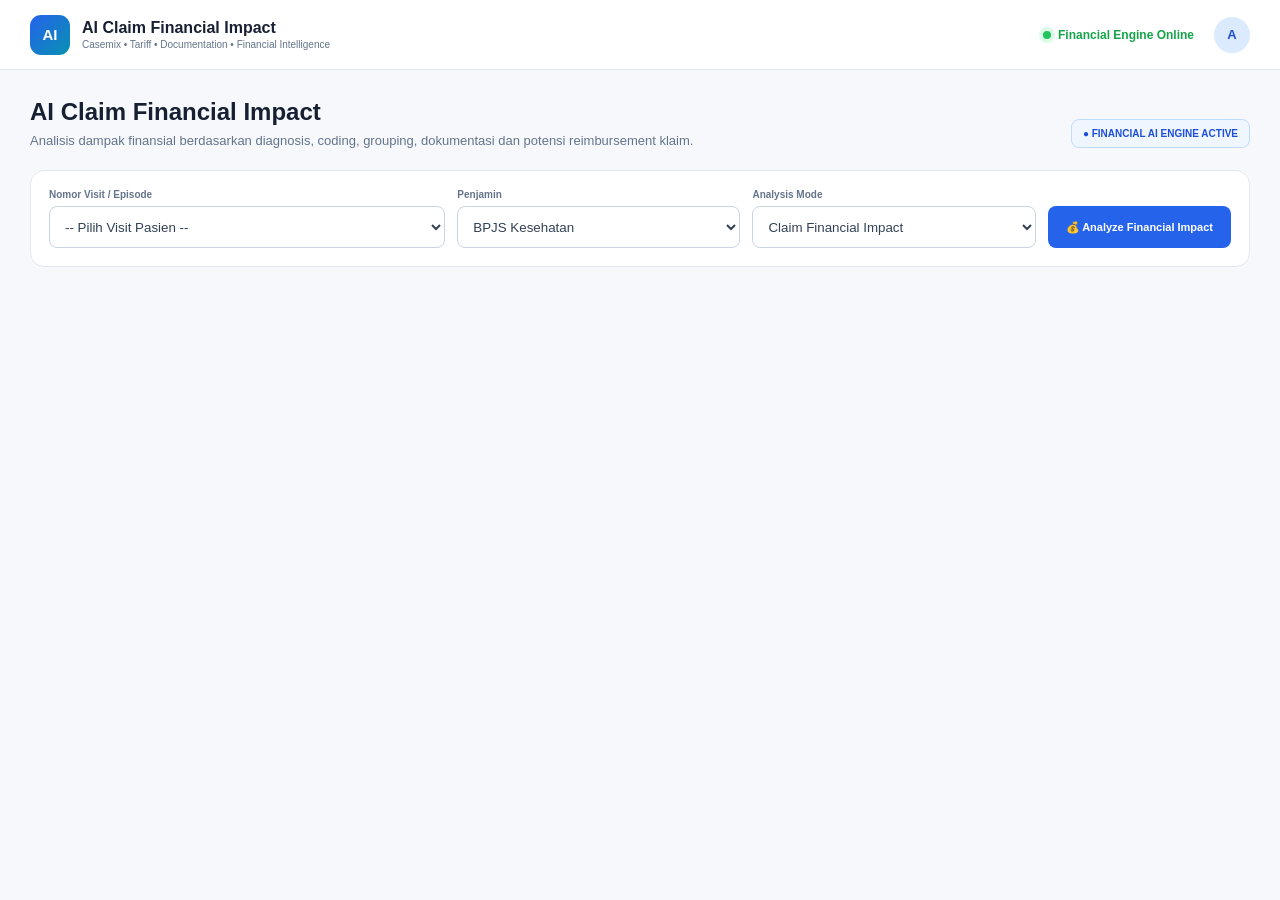
<file: ai-claim-financial-impact.html>
<!doctype html>
<html lang="id">
  <head>
    <meta charset="UTF-8" />

    <meta name="viewport" content="width=device-width, initial-scale=1.0" />

    <title>AI Claim Financial Impact</title>

    <style>
      /* =========================================================
   ROOT
========================================================= */

      :root {
        --primary: #2563eb;
        --primary-dark: #1d4ed8;
        --primary-light: #eff6ff;

        --cyan: #0891b2;
        --purple: #7c3aed;

        --success: #16a34a;
        --success-bg: #f0fdf4;

        --warning: #d97706;
        --warning-bg: #fffbeb;

        --danger: #dc2626;
        --danger-bg: #fef2f2;

        --dark: #172033;
        --text: #334155;
        --muted: #64748b;

        --border: #e2e8f0;
        --bg: #f6f8fc;

        --white: #ffffff;
      }

      /* =========================================================
   RESET
========================================================= */

      * {
        box-sizing: border-box;
      }

      body {
        margin: 0;

        font-family:
          Inter,
          -apple-system,
          BlinkMacSystemFont,
          "Segoe UI",
          Arial,
          sans-serif;

        background: var(--bg);

        color: var(--text);
      }

      /* =========================================================
   HEADER
========================================================= */

      .header {
        height: 70px;

        background: white;

        border-bottom: 1px solid var(--border);

        display: flex;

        align-items: center;

        justify-content: space-between;

        padding: 0 30px;

        position: sticky;

        top: 0;

        z-index: 50;
      }

      .brand {
        display: flex;

        align-items: center;

        gap: 12px;
      }

      .brand-icon {
        width: 40px;
        height: 40px;

        border-radius: 11px;

        background: linear-gradient(135deg, #2563eb, #0891b2);

        color: white;

        display: flex;

        align-items: center;

        justify-content: center;

        font-size: 15px;

        font-weight: 800;
      }

      .brand-name {
        font-size: 16px;

        font-weight: 750;

        color: var(--dark);
      }

      .brand-sub {
        font-size: 10px;

        color: var(--muted);

        margin-top: 2px;
      }

      .header-right {
        display: flex;

        align-items: center;

        gap: 20px;
      }

      .ai-online {
        display: flex;

        align-items: center;

        gap: 7px;

        color: var(--success);

        font-size: 12px;

        font-weight: 650;
      }

      .online-dot {
        width: 8px;
        height: 8px;

        border-radius: 50%;

        background: #22c55e;

        box-shadow: 0 0 0 4px #dcfce7;
      }

      .avatar {
        width: 36px;
        height: 36px;

        border-radius: 50%;

        background: #dbeafe;

        color: #1d4ed8;

        display: flex;

        align-items: center;

        justify-content: center;

        font-size: 13px;

        font-weight: 750;
      }

      /* =========================================================
   PAGE
========================================================= */

      .page {
        max-width: 1550px;

        margin: auto;

        padding: 28px 30px 50px;
      }

      .heading {
        display: flex;

        align-items: flex-end;

        justify-content: space-between;

        margin-bottom: 22px;
      }

      .heading h1 {
        margin: 0;

        font-size: 24px;

        color: var(--dark);
      }

      .heading p {
        margin: 7px 0 0;

        color: var(--muted);

        font-size: 13px;
      }

      .engine {
        padding: 8px 11px;

        border-radius: 8px;

        background: #eff6ff;

        border: 1px solid #bfdbfe;

        color: #1d4ed8;

        font-size: 10px;

        font-weight: 750;
      }

      /* =========================================================
   SELECTOR
========================================================= */

      .selector {
        background: white;

        border: 1px solid var(--border);

        border-radius: 14px;

        padding: 18px;

        margin-bottom: 20px;
      }

      .selector-grid {
        display: grid;

        grid-template-columns:
          1.4fr
          1fr
          1fr
          auto;

        gap: 12px;

        align-items: end;
      }

      .field label {
        display: block;

        margin-bottom: 6px;

        font-size: 10px;

        color: var(--muted);

        font-weight: 750;
      }

      .field select {
        width: 100%;

        height: 42px;

        border: 1px solid #cbd5e1;

        border-radius: 8px;

        padding: 0 11px;

        background: white;

        color: var(--text);

        outline: none;
      }

      .field select:focus {
        border-color: var(--primary);
      }

      .btn {
        height: 42px;

        border: none;

        border-radius: 8px;

        padding: 0 18px;

        cursor: pointer;

        font-size: 11px;

        font-weight: 700;
      }

      .btn-primary {
        background: var(--primary);

        color: white;
      }

      .btn-primary:hover {
        background: var(--primary-dark);
      }

      .btn-outline {
        background: white;

        border: 1px solid var(--border);

        color: var(--text);
      }

      .btn-success {
        background: var(--success);

        color: white;
      }

      /* =========================================================
   PATIENT BAR
========================================================= */

      .patient-bar {
        display: none;

        background: white;

        border: 1px solid var(--border);

        border-radius: 14px;

        padding: 15px 18px;

        margin-bottom: 20px;
      }

      .patient-bar.show {
        display: flex;

        align-items: center;

        justify-content: space-between;
      }

      .patient-info {
        display: flex;

        align-items: center;

        gap: 12px;
      }

      .patient-avatar {
        width: 44px;
        height: 44px;

        border-radius: 10px;

        background: #dbeafe;

        display: flex;

        align-items: center;

        justify-content: center;

        font-size: 19px;
      }

      .patient-name {
        font-size: 13px;

        font-weight: 750;

        color: var(--dark);
      }

      .patient-detail {
        font-size: 10px;

        color: var(--muted);

        margin-top: 3px;
      }

      .tags {
        display: flex;

        gap: 7px;
      }

      .tag {
        padding: 5px 8px;

        border-radius: 20px;

        font-size: 9px;

        font-weight: 750;
      }

      .tag-blue {
        background: #eff6ff;

        color: #1d4ed8;
      }

      .tag-green {
        background: #f0fdf4;

        color: #15803d;
      }

      .tag-purple {
        background: #f5f3ff;

        color: #6d28d9;
      }

      .tag-orange {
        background: #fff7ed;

        color: #c2410c;
      }

      /* =========================================================
   RESULT
========================================================= */

      .result {
        display: none;
      }

      .result.show {
        display: block;
      }

      /* =========================================================
   FINANCIAL HERO
========================================================= */

      .financial-hero {
        background: linear-gradient(135deg, #eff6ff, #ecfeff);

        border: 1px solid #bfdbfe;

        border-radius: 16px;

        padding: 24px;

        margin-bottom: 20px;
      }

      .financial-title {
        font-size: 11px;

        color: #1d4ed8;

        font-weight: 800;

        text-transform: uppercase;

        letter-spacing: 0.7px;
      }

      .financial-subtitle {
        font-size: 13px;

        color: var(--dark);

        font-weight: 750;

        margin-top: 4px;
      }

      .value-grid {
        display: grid;

        grid-template-columns:
          1fr
          70px
          1fr
          1fr;

        gap: 15px;

        align-items: center;

        margin-top: 22px;
      }

      .value-card {
        background: white;

        border: 1px solid var(--border);

        border-radius: 12px;

        padding: 18px;
      }

      .value-label {
        font-size: 9px;

        color: var(--muted);

        font-weight: 700;
      }

      .value {
        font-size: 26px;

        font-weight: 850;

        color: var(--dark);

        margin-top: 6px;
      }

      .value-small {
        font-size: 9px;

        color: var(--muted);

        margin-top: 4px;
      }

      .arrow {
        text-align: center;

        font-size: 24px;

        color: #2563eb;

        font-weight: 800;
      }

      .impact-card {
        background: #f0fdf4;

        border: 1px solid #bbf7d0;
      }

      .impact-card .value {
        color: #15803d;
      }

      .impact-label {
        color: #15803d;

        font-size: 9px;

        font-weight: 750;
      }

      /* =========================================================
   MAIN GRID
========================================================= */

      .main-grid {
        display: grid;

        grid-template-columns:
          1.05fr
          0.95fr;

        gap: 20px;
      }

      /* =========================================================
   CARD
========================================================= */

      .card {
        background: white;

        border: 1px solid var(--border);

        border-radius: 15px;

        overflow: hidden;
      }

      .card-header {
        padding: 16px 19px;

        border-bottom: 1px solid var(--border);

        display: flex;

        align-items: center;

        justify-content: space-between;
      }

      .card-title {
        font-size: 13px;

        color: var(--dark);

        font-weight: 750;
      }

      .card-subtitle {
        font-size: 10px;

        color: var(--muted);

        margin-top: 3px;
      }

      .card-body {
        padding: 19px;
      }

      /* =========================================================
   IMPACT DRIVERS
========================================================= */

      .driver {
        padding: 13px;

        border: 1px solid var(--border);

        border-radius: 10px;

        margin-bottom: 10px;
      }

      .driver:last-child {
        margin-bottom: 0;
      }

      .driver-top {
        display: flex;

        justify-content: space-between;

        align-items: center;
      }

      .driver-left {
        display: flex;

        align-items: center;

        gap: 10px;
      }

      .driver-icon {
        width: 32px;
        height: 32px;

        border-radius: 8px;

        display: flex;

        align-items: center;

        justify-content: center;

        font-size: 12px;
      }

      .driver-icon.green {
        background: #dcfce7;

        color: #15803d;
      }

      .driver-icon.blue {
        background: #dbeafe;

        color: #1d4ed8;
      }

      .driver-icon.orange {
        background: #ffedd5;

        color: #c2410c;
      }

      .driver-icon.purple {
        background: #ede9fe;

        color: #6d28d9;
      }

      .driver-name {
        font-size: 11px;

        font-weight: 750;

        color: var(--dark);
      }

      .driver-detail {
        font-size: 9px;

        color: var(--muted);

        margin-top: 3px;
      }

      .driver-impact {
        font-size: 11px;

        font-weight: 800;
      }

      .driver-impact.positive {
        color: #15803d;
      }

      .driver-impact.warning {
        color: #b45309;
      }

      .driver-impact.neutral {
        color: #475569;
      }

      .driver-bar {
        height: 6px;

        background: #f1f5f9;

        border-radius: 10px;

        margin-top: 11px;

        overflow: hidden;
      }

      .driver-progress {
        height: 100%;

        border-radius: 10px;
      }

      /* =========================================================
   FINANCIAL BREAKDOWN
========================================================= */

      .breakdown {
        display: flex;

        flex-direction: column;

        gap: 10px;
      }

      .breakdown-row {
        display: grid;

        grid-template-columns:
          1fr
          100px
          100px;

        gap: 10px;

        align-items: center;

        padding: 10px 0;

        border-bottom: 1px solid #f1f5f9;
      }

      .breakdown-row:last-child {
        border-bottom: none;
      }

      .breakdown-name {
        font-size: 10px;

        color: var(--dark);

        font-weight: 650;
      }

      .breakdown-current {
        font-size: 10px;

        color: #64748b;

        text-align: right;
      }

      .breakdown-impact {
        font-size: 10px;

        font-weight: 750;

        text-align: right;
      }

      .positive-text {
        color: #15803d;
      }

      .warning-text {
        color: #b45309;
      }

      .neutral-text {
        color: #64748b;
      }

      /* =========================================================
   CBG COMPARISON
========================================================= */

      .cbg-box {
        display: grid;

        grid-template-columns:
          1fr
          35px
          1fr;

        gap: 10px;

        align-items: center;
      }

      .cbg {
        border: 1px solid var(--border);

        border-radius: 11px;

        padding: 15px;
      }

      .cbg.current {
        background: #f8fafc;
      }

      .cbg.potential {
        background: #f0fdf4;

        border-color: #bbf7d0;
      }

      .cbg-label {
        font-size: 9px;

        color: var(--muted);
      }

      .cbg-code {
        font-size: 17px;

        font-weight: 800;

        color: var(--dark);

        margin-top: 5px;
      }

      .cbg-tariff {
        font-size: 15px;

        font-weight: 800;

        color: #15803d;

        margin-top: 6px;
      }

      .cbg-description {
        font-size: 9px;

        color: var(--muted);

        margin-top: 4px;

        line-height: 1.5;
      }

      .cbg-arrow {
        text-align: center;

        color: #2563eb;

        font-size: 18px;

        font-weight: 800;
      }

      /* =========================================================
   AI EXPLANATION
========================================================= */

      .ai-box {
        background: linear-gradient(135deg, #f5f3ff, #eff6ff);

        border: 1px solid #c7d2fe;

        border-radius: 11px;

        padding: 15px;

        margin-top: 20px;
      }

      .ai-title {
        font-size: 11px;

        color: #4338ca;

        font-weight: 800;

        margin-bottom: 8px;
      }

      .ai-text {
        font-size: 9px;

        color: #475569;

        line-height: 1.7;
      }

      /* =========================================================
   VERIFICATION
========================================================= */

      .verification {
        margin-top: 20px;
      }

      .verify-item {
        display: flex;

        align-items: flex-start;

        gap: 9px;

        padding: 10px 0;

        border-bottom: 1px solid #f1f5f9;
      }

      .verify-item:last-child {
        border-bottom: none;
      }

      .verify-icon {
        width: 23px;
        height: 23px;

        border-radius: 6px;

        display: flex;

        align-items: center;

        justify-content: center;

        font-size: 10px;

        font-weight: 800;

        flex-shrink: 0;
      }

      .verify-icon.success {
        background: #dcfce7;

        color: #15803d;
      }

      .verify-icon.warning {
        background: #fef3c7;

        color: #b45309;
      }

      .verify-title {
        font-size: 10px;

        font-weight: 750;

        color: var(--dark);
      }

      .verify-text {
        font-size: 9px;

        color: var(--muted);

        margin-top: 3px;

        line-height: 1.5;
      }

      /* =========================================================
   IMPACT METER
========================================================= */

      .impact-meter {
        margin-top: 20px;
      }

      .meter-label {
        display: flex;

        justify-content: space-between;

        margin-bottom: 7px;
      }

      .meter-label span {
        font-size: 9px;

        color: var(--muted);

        font-weight: 650;
      }

      .meter-track {
        height: 11px;

        background: #f1f5f9;

        border-radius: 20px;

        overflow: hidden;
      }

      .meter-fill {
        width: 72%;

        height: 100%;

        border-radius: 20px;

        background: linear-gradient(90deg, #22c55e, #3b82f6);
      }

      /* =========================================================
   RECOMMENDATION
========================================================= */

      .recommendation {
        background: #fafaff;

        border: 1px solid #c7d2fe;

        border-radius: 11px;

        padding: 15px;

        margin-top: 20px;
      }

      .recommendation-title {
        font-size: 11px;

        color: #4338ca;

        font-weight: 800;

        margin-bottom: 11px;
      }

      .rec-item {
        display: flex;

        gap: 8px;

        margin-bottom: 8px;

        font-size: 9px;

        color: #475569;

        line-height: 1.5;
      }

      .rec-item:last-child {
        margin-bottom: 0;
      }

      .rec-number {
        width: 19px;
        height: 19px;

        border-radius: 50%;

        background: #eef2ff;

        color: #4338ca;

        display: flex;

        align-items: center;

        justify-content: center;

        font-size: 9px;

        font-weight: 800;

        flex-shrink: 0;
      }

      /* =========================================================
   ACTIONS
========================================================= */

      .actions {
        display: flex;

        justify-content: flex-end;

        gap: 8px;

        margin-top: 20px;
      }

      /* =========================================================
   LOADING
========================================================= */

      .loading {
        display: none;

        background: white;

        border: 1px solid var(--border);

        border-radius: 15px;

        padding: 50px;

        text-align: center;
      }

      .loading.show {
        display: block;
      }

      .loader {
        width: 48px;
        height: 48px;

        border: 4px solid #dbeafe;

        border-top-color: #2563eb;

        border-radius: 50%;

        margin: auto;

        animation: spin 0.8s linear infinite;
      }

      @keyframes spin {
        to {
          transform: rotate(360deg);
        }
      }

      .loading-title {
        margin-top: 16px;

        font-size: 13px;

        font-weight: 750;

        color: var(--dark);
      }

      .loading-text {
        margin-top: 5px;

        font-size: 10px;

        color: var(--muted);
      }

      /* =========================================================
   RESPONSIVE
========================================================= */

      @media (max-width: 1100px) {
        .main-grid {
          grid-template-columns: 1fr;
        }

        .value-grid {
          grid-template-columns:
            1fr
            1fr;
        }

        .arrow {
          display: none;
        }
      }

      @media (max-width: 850px) {
        .selector-grid {
          grid-template-columns: 1fr;
        }

        .value-grid {
          grid-template-columns: 1fr;
        }

        .heading {
          flex-direction: column;

          align-items: flex-start;

          gap: 12px;
        }
      }

      @media (max-width: 600px) {
        .page {
          padding: 20px 15px 40px;
        }

        .header {
          padding: 0 15px;
        }

        .ai-online {
          display: none;
        }

        .patient-bar.show {
          flex-direction: column;

          align-items: flex-start;

          gap: 12px;
        }

        .breakdown-row {
          grid-template-columns:
            1fr
            80px
            80px;
        }
      }
    </style>
  </head>

  <body>
    <!-- =========================================================
     HEADER
========================================================= -->

    <header class="header">
      <div class="brand">
        <div class="brand-icon">AI</div>

        <div>
          <div class="brand-name">AI Claim Financial Impact</div>

          <div class="brand-sub">
            Casemix • Tariff • Documentation • Financial Intelligence
          </div>
        </div>
      </div>

      <div class="header-right">
        <div class="ai-online">
          <span class="online-dot"></span>

          Financial Engine Online
        </div>

        <div class="avatar">A</div>
      </div>
    </header>

    <main class="page">
      <!-- =========================================================
     HEADING
========================================================= -->

      <section class="heading">
        <div>
          <h1>AI Claim Financial Impact</h1>

          <p>
            Analisis dampak finansial berdasarkan diagnosis, coding, grouping,
            dokumentasi dan potensi reimbursement klaim.
          </p>
        </div>

        <div class="engine">● FINANCIAL AI ENGINE ACTIVE</div>
      </section>

      <!-- =========================================================
     SELECT VISIT
========================================================= -->

      <section class="selector">
        <div class="selector-grid">
          <div class="field">
            <label> Nomor Visit / Episode </label>

            <select id="visitSelect">
              <option value="">-- Pilih Visit Pasien --</option>

              <option value="001">VST-20260813-001 • Ahmad Fauzan</option>

              <option value="002">VST-20260813-002 • Budi Santoso</option>

              <option value="003">VST-20260813-003 • Siti Rahma</option>
            </select>
          </div>

          <div class="field">
            <label> Penjamin </label>

            <select>
              <option>BPJS Kesehatan</option>

              <option>Asuransi Swasta</option>
            </select>
          </div>

          <div class="field">
            <label> Analysis Mode </label>

            <select>
              <option>Claim Financial Impact</option>

              <option>CBG Comparison</option>

              <option>Revenue Leakage</option>
            </select>
          </div>

          <button class="btn btn-primary" onclick="analyzeFinancial()">
            💰 Analyze Financial Impact
          </button>
        </div>
      </section>

      <!-- =========================================================
     PATIENT
========================================================= -->

      <div class="patient-bar" id="patientBar">
        <div class="patient-info">
          <div class="patient-avatar">👤</div>

          <div>
            <div class="patient-name" id="patientName">Ahmad Fauzan</div>

            <div class="patient-detail" id="patientDetail">
              RM 00-12-45-78 • VST-20260813-001 • dr. Andi Pratama
            </div>
          </div>
        </div>

        <div class="tags">
          <span class="tag tag-green"> RME Verified </span>

          <span class="tag tag-blue"> BPJS </span>

          <span class="tag tag-purple"> AI Financial Analysis </span>
        </div>
      </div>

      <!-- =========================================================
     LOADING
========================================================= -->

      <div class="loading" id="loading">
        <div class="loader"></div>

        <div class="loading-title">
          AI sedang menghitung financial impact...
        </div>

        <div class="loading-text" id="loadingText">Loading claim data...</div>
      </div>

      <!-- =========================================================
     RESULT
========================================================= -->

      <section class="result" id="result">
        <!-- =========================================================
     FINANCIAL HERO
========================================================= -->

        <section class="financial-hero">
          <div class="financial-title">AI Financial Impact Analysis</div>

          <div class="financial-subtitle">
            Current Claim vs AI Potential Scenario
          </div>

          <div class="value-grid">
            <!-- CURRENT -->

            <div class="value-card">
              <div class="value-label">CURRENT CLAIM VALUE</div>

              <div class="value">Rp 4.850.000</div>

              <div class="value-small">Current documented grouping</div>
            </div>

            <!-- ARROW -->

            <div class="arrow">→</div>

            <!-- POTENTIAL -->

            <div class="value-card">
              <div class="value-label">AI POTENTIAL VALUE</div>

              <div class="value">Rp 6.240.000</div>

              <div class="value-small">
                Based on supported clinical scenario
              </div>
            </div>

            <!-- IMPACT -->

            <div class="value-card impact-card">
              <div class="impact-label">POTENTIAL DIFFERENCE</div>

              <div class="value">+Rp 1.390.000</div>

              <div class="value-small">
                Subject to documentation verification
              </div>
            </div>
          </div>
        </section>

        <!-- =========================================================
     MAIN GRID
========================================================= -->

        <div class="main-grid">
          <!-- =====================================================
     LEFT
====================================================== -->

          <div>
            <!-- IMPACT DRIVERS -->

            <div class="card">
              <div class="card-header">
                <div>
                  <div class="card-title">AI Financial Impact Drivers</div>

                  <div class="card-subtitle">
                    Faktor yang mempengaruhi perbedaan nilai
                  </div>
                </div>

                <span class="tag tag-blue"> AI Analysis </span>
              </div>

              <div class="card-body">
                <!-- DOCUMENTATION -->

                <div class="driver">
                  <div class="driver-top">
                    <div class="driver-left">
                      <div class="driver-icon orange">📄</div>

                      <div>
                        <div class="driver-name">Clinical Documentation</div>

                        <div class="driver-detail">
                          Supporting clinical evidence
                        </div>
                      </div>
                    </div>

                    <div class="driver-impact warning">+Rp 520K</div>
                  </div>

                  <div class="driver-bar">
                    <div
                      class="driver-progress"
                      style="width: 63%; background: #f59e0b"
                    ></div>
                  </div>
                </div>

                <!-- CODING -->

                <div class="driver">
                  <div class="driver-top">
                    <div class="driver-left">
                      <div class="driver-icon purple">🧠</div>

                      <div>
                        <div class="driver-name">Coding Consistency</div>

                        <div class="driver-detail">
                          ICD-10 / ICD-9-CM alignment
                        </div>
                      </div>
                    </div>

                    <div class="driver-impact positive">+Rp 380K</div>
                  </div>

                  <div class="driver-bar">
                    <div
                      class="driver-progress"
                      style="width: 45%; background: #7c3aed"
                    ></div>
                  </div>
                </div>

                <!-- GROUPING -->

                <div class="driver">
                  <div class="driver-top">
                    <div class="driver-left">
                      <div class="driver-icon blue">🧮</div>

                      <div>
                        <div class="driver-name">Casemix Grouping</div>

                        <div class="driver-detail">AI grouping scenario</div>
                      </div>
                    </div>

                    <div class="driver-impact positive">+Rp 490K</div>
                  </div>

                  <div class="driver-bar">
                    <div
                      class="driver-progress"
                      style="width: 58%; background: #2563eb"
                    ></div>
                  </div>
                </div>

                <!-- PROCEDURE -->

                <div class="driver">
                  <div class="driver-top">
                    <div class="driver-left">
                      <div class="driver-icon green">🩺</div>

                      <div>
                        <div class="driver-name">Procedure Documentation</div>

                        <div class="driver-detail">Documented intervention</div>
                      </div>
                    </div>

                    <div class="driver-impact neutral">Rp 0</div>
                  </div>

                  <div class="driver-bar">
                    <div
                      class="driver-progress"
                      style="width: 12%; background: #22c55e"
                    ></div>
                  </div>
                </div>
              </div>
            </div>

            <!-- FINANCIAL BREAKDOWN -->

            <div class="card" style="margin-top: 20px">
              <div class="card-header">
                <div>
                  <div class="card-title">Financial Impact Breakdown</div>

                  <div class="card-subtitle">
                    AI-estimated contribution per component
                  </div>
                </div>
              </div>

              <div class="card-body">
                <div class="breakdown">
                  <div class="breakdown-row">
                    <div class="breakdown-name">Diagnosis / Coding</div>

                    <div class="breakdown-current">Rp 4,85 jt</div>

                    <div class="breakdown-impact positive-text">+Rp 380K</div>
                  </div>

                  <div class="breakdown-row">
                    <div class="breakdown-name">Clinical Documentation</div>

                    <div class="breakdown-current">Included</div>

                    <div class="breakdown-impact warning-text">+Rp 520K</div>
                  </div>

                  <div class="breakdown-row">
                    <div class="breakdown-name">Casemix Grouping</div>

                    <div class="breakdown-current">Group I</div>

                    <div class="breakdown-impact positive-text">+Rp 490K</div>
                  </div>

                  <div class="breakdown-row">
                    <div class="breakdown-name">Procedure</div>

                    <div class="breakdown-current">Consistent</div>

                    <div class="breakdown-impact neutral-text">Rp 0</div>
                  </div>

                  <div class="breakdown-row">
                    <div class="breakdown-name">Total Potential Impact</div>

                    <div class="breakdown-current">—</div>

                    <div class="breakdown-impact positive-text">
                      +Rp 1,39 jt
                    </div>
                  </div>
                </div>
              </div>
            </div>

            <!-- AI EXPLANATION -->

            <div class="ai-box">
              <div class="ai-title">✨ AI Financial Explanation</div>

              <div class="ai-text">
                Berdasarkan data klinis dan dokumentasi yang tersedia, AI
                menemukan potensi perbedaan nilai reimbursement sebesar
                <strong>Rp 1.390.000</strong>. Perbedaan terutama berasal dari
                kemungkinan grouping yang berbeda dan supporting clinical
                documentation.

                <br /><br />

                <strong> Catatan: </strong>

                potensi nilai bukan berarti nilai klaim yang harus dipilih.
                Perubahan grouping hanya layak dipertimbangkan apabila didukung
                dokumentasi klinis yang valid dan sesuai ketentuan coding serta
                grouping yang berlaku.
              </div>
            </div>
          </div>

          <!-- =====================================================
     RIGHT
====================================================== -->

          <div>
            <!-- CBG COMPARISON -->

            <div class="card">
              <div class="card-header">
                <div>
                  <div class="card-title">AI CBG Financial Scenario</div>

                  <div class="card-subtitle">
                    Current vs potential supported scenario
                  </div>
                </div>

                <span class="tag tag-purple"> SIMULATION </span>
              </div>

              <div class="card-body">
                <div class="cbg-box">
                  <div class="cbg current">
                    <div class="cbg-label">CURRENT</div>

                    <div class="cbg-code">J-4-13-I</div>

                    <div class="cbg-tariff" style="color: #334155">
                      Rp 4.850.000
                    </div>

                    <div class="cbg-description">
                      Current documented grouping.
                    </div>
                  </div>

                  <div class="cbg-arrow">→</div>

                  <div class="cbg potential">
                    <div class="cbg-label">AI SCENARIO</div>

                    <div class="cbg-code">J-4-13-II</div>

                    <div class="cbg-tariff">Rp 6.240.000</div>

                    <div class="cbg-description">
                      Requires supporting documentation.
                    </div>
                  </div>
                </div>

                <!-- IMPACT METER -->

                <div class="impact-meter">
                  <div class="meter-label">
                    <span> Financial Impact Potential </span>

                    <span> 72% </span>
                  </div>

                  <div class="meter-track">
                    <div class="meter-fill"></div>
                  </div>
                </div>
              </div>
            </div>

            <!-- VERIFICATION -->

            <div class="card" style="margin-top: 20px">
              <div class="card-header">
                <div>
                  <div class="card-title">Financial Verification</div>

                  <div class="card-subtitle">What must be verified</div>
                </div>
              </div>

              <div class="card-body">
                <div class="verification">
                  <div class="verify-item">
                    <div class="verify-icon success">✓</div>

                    <div>
                      <div class="verify-title">Diagnosis Evidence</div>

                      <div class="verify-text">
                        Supporting evidence ditemukan dalam RME.
                      </div>
                    </div>
                  </div>

                  <div class="verify-item">
                    <div class="verify-icon warning">!</div>

                    <div>
                      <div class="verify-title">Severity Documentation</div>

                      <div class="verify-text">
                        Perlu verifikasi apakah severity telah terdokumentasi.
                      </div>
                    </div>
                  </div>

                  <div class="verify-item">
                    <div class="verify-icon warning">!</div>

                    <div>
                      <div class="verify-title">Supporting Procedure</div>

                      <div class="verify-text">
                        Pastikan tindakan yang mendukung grouping tersedia.
                      </div>
                    </div>
                  </div>

                  <div class="verify-item">
                    <div class="verify-icon success">✓</div>

                    <div>
                      <div class="verify-title">Billing Consistency</div>

                      <div class="verify-text">
                        Tidak ditemukan mismatch signifikan pada billing.
                      </div>
                    </div>
                  </div>
                </div>
              </div>
            </div>

            <!-- RECOMMENDATION -->

            <div class="recommendation">
              <div class="recommendation-title">🤖 AI Recommended Action</div>

              <div class="rec-item">
                <div class="rec-number">1</div>

                <div>
                  Review supporting documentation sebelum mempertimbangkan
                  potential grouping.
                </div>
              </div>

              <div class="rec-item">
                <div class="rec-number">2</div>

                <div>
                  Pastikan diagnosis dan severity konsisten dengan dokumentasi
                  RME.
                </div>
              </div>

              <div class="rec-item">
                <div class="rec-number">3</div>

                <div>
                  Gunakan AI scenario sebagai decision support, bukan sebagai
                  pengganti validasi coder.
                </div>
              </div>
            </div>

            <!-- ACTION -->

            <div class="actions">
              <button class="btn btn-outline" onclick="reanalyze()">
                ↻ Recalculate
              </button>

              <button class="btn btn-success" onclick="openValidation()">
                ✓ Continue Validation
              </button>
            </div>
          </div>
        </div>
      </section>
    </main>

    <script>
      /* =========================================================
   DUMMY PATIENT DATA
========================================================= */

      const patients = {
        "001": {
          name: "Ahmad Fauzan",

          rm: "00-12-45-78",

          visit: "VST-20260813-001",

          doctor: "dr. Andi Pratama",
        },

        "002": {
          name: "Budi Santoso",

          rm: "00-21-36-91",

          visit: "VST-20260813-002",

          doctor: "dr. Rina Sari",
        },

        "003": {
          name: "Siti Rahma",

          rm: "00-32-41-22",

          visit: "VST-20260813-003",

          doctor: "dr. Andi Pratama",
        },
      };

      /* =========================================================
   ANALYZE FINANCIAL
========================================================= */

      function analyzeFinancial() {
        const value = document.getElementById("visitSelect").value;

        if (!value) {
          alert("Silakan pilih nomor visit terlebih dahulu.");

          return;
        }

        const patient = patients[value];

        /* PATIENT */

        document.getElementById("patientName").innerText = patient.name;

        document.getElementById("patientDetail").innerText =
          "RM " + patient.rm + " • " + patient.visit + " • " + patient.doctor;

        document.getElementById("patientBar").classList.add("show");

        /* HIDE */

        document.getElementById("result").classList.remove("show");

        /* LOADING */

        document.getElementById("loading").classList.add("show");

        const text = document.getElementById("loadingText");

        const messages = [
          "Loading claim data...",

          "Reading current CBG...",

          "Analyzing diagnosis and coding...",

          "Evaluating supporting documentation...",

          "Simulating alternative grouping...",

          "Calculating financial difference...",

          "Analyzing potential impact...",

          "Generating AI financial recommendation...",
        ];

        let index = 0;

        const interval = setInterval(() => {
          text.innerText = messages[index];

          index++;

          if (index >= messages.length) {
            clearInterval(interval);

            setTimeout(() => {
              finishAnalysis();
            }, 500);
          }
        }, 350);
      }

      /* =========================================================
   FINISH
========================================================= */

      function finishAnalysis() {
        document.getElementById("loading").classList.remove("show");

        document.getElementById("result").classList.add("show");

        setTimeout(() => {
          document.getElementById("result").scrollIntoView({
            behavior: "smooth",

            block: "start",
          });
        }, 100);
      }

      /* =========================================================
   REANALYZE
========================================================= */

      function reanalyze() {
        const value = document.getElementById("visitSelect").value;

        if (!value) {
          alert("Pilih visit terlebih dahulu.");

          return;
        }

        analyzeFinancial();
      }

      /* =========================================================
   CONTINUE VALIDATION
========================================================= */

      function openValidation() {
        const value = document.getElementById("visitSelect").value;

        if (!value) {
          alert("Pilih visit terlebih dahulu.");

          return;
        }

        alert(
          "AI Claim Financial Impact\n\n" +
            "Current Claim: Rp 4.850.000\n" +
            "AI Potential Scenario: Rp 6.240.000\n\n" +
            "Potential Difference: +Rp 1.390.000\n\n" +
            "Status:\n" +
            "REQUIRES DOCUMENTATION VALIDATION\n\n" +
            "Silakan lanjutkan ke tahap " +
            "claim validation.",
        );
      }
    </script>
  </body>
</html>
</file>
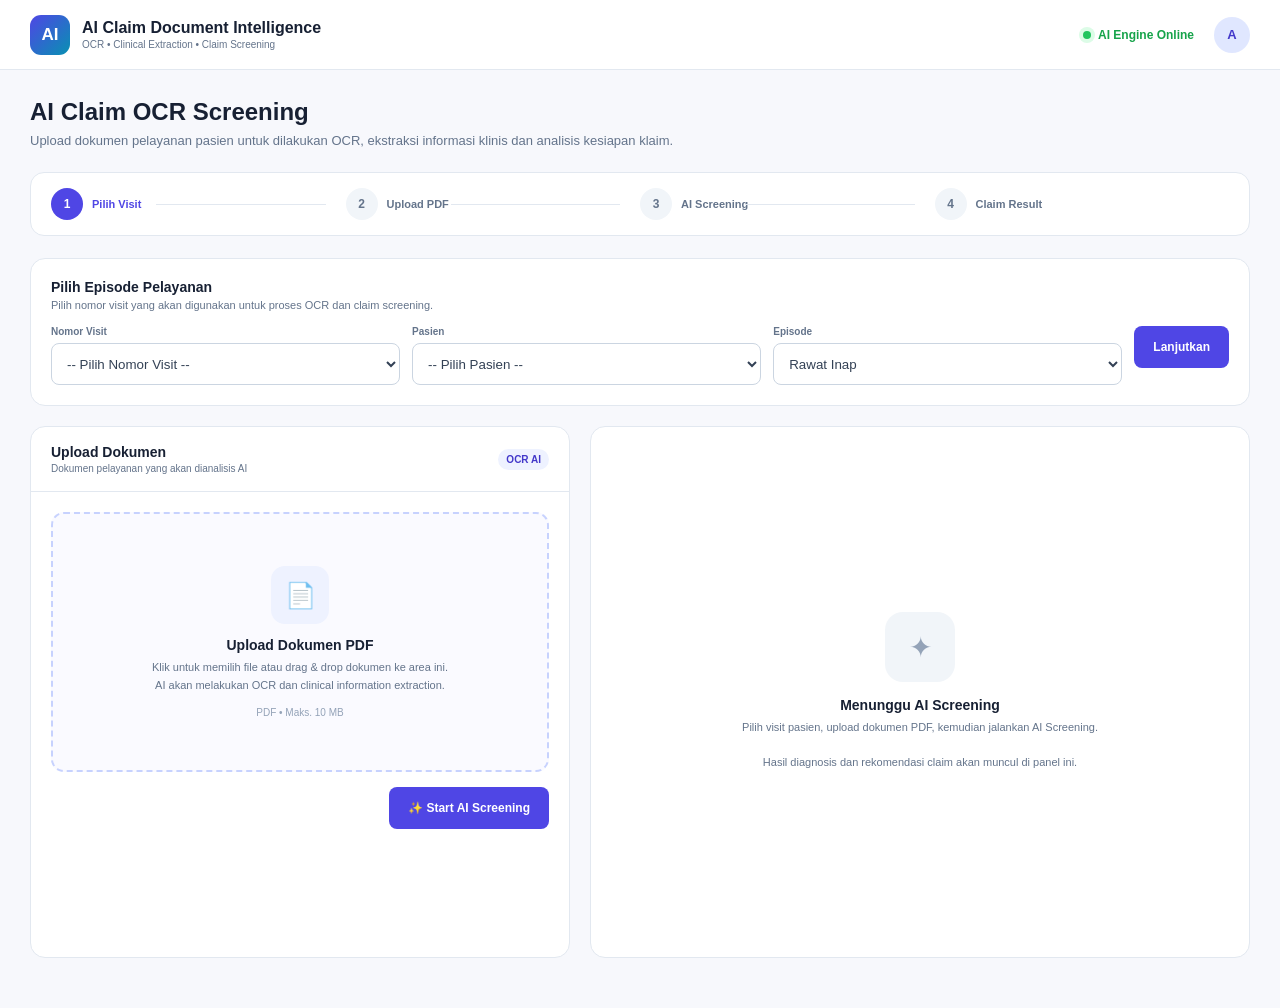
<file: ai-claim-ocr.html>
<!doctype html>
<html lang="id">
  <head>
    <meta charset="UTF-8" />

    <meta name="viewport" content="width=device-width, initial-scale=1.0" />

    <title>AI Claim OCR Screening</title>

    <style>
      /* =========================================================
   ROOT
========================================================= */

      :root {
        --primary: #4f46e5;
        --primary-light: #eef2ff;
        --primary-dark: #3730a3;

        --cyan: #0891b2;

        --success: #16a34a;
        --success-bg: #f0fdf4;

        --warning: #d97706;
        --warning-bg: #fffbeb;

        --danger: #dc2626;
        --danger-bg: #fef2f2;

        --dark: #172033;
        --text: #334155;
        --muted: #64748b;

        --border: #e2e8f0;
        --bg: #f7f8fc;
        --white: #ffffff;
      }

      /* =========================================================
   RESET
========================================================= */

      * {
        box-sizing: border-box;
      }

      body {
        margin: 0;

        font-family:
          Inter,
          -apple-system,
          BlinkMacSystemFont,
          "Segoe UI",
          Arial,
          sans-serif;

        background: var(--bg);

        color: var(--text);
      }

      /* =========================================================
   HEADER
========================================================= */

      .header {
        height: 70px;

        background: white;

        border-bottom: 1px solid var(--border);

        display: flex;

        align-items: center;

        justify-content: space-between;

        padding: 0 30px;

        position: sticky;

        top: 0;

        z-index: 50;
      }

      .brand {
        display: flex;

        align-items: center;

        gap: 12px;
      }

      .brand-icon {
        width: 40px;
        height: 40px;

        border-radius: 11px;

        background: linear-gradient(135deg, #4f46e5, #0891b2);

        color: white;

        display: flex;

        align-items: center;

        justify-content: center;

        font-weight: 800;

        font-size: 17px;
      }

      .brand-name {
        font-size: 16px;

        font-weight: 750;

        color: var(--dark);
      }

      .brand-sub {
        font-size: 10px;

        color: var(--muted);

        margin-top: 2px;
      }

      .header-right {
        display: flex;

        align-items: center;

        gap: 20px;
      }

      .ai-online {
        display: flex;

        align-items: center;

        gap: 7px;

        font-size: 12px;

        font-weight: 650;

        color: var(--success);
      }

      .online-dot {
        width: 8px;
        height: 8px;

        border-radius: 50%;

        background: #22c55e;

        box-shadow: 0 0 0 4px #dcfce7;
      }

      .avatar {
        width: 36px;
        height: 36px;

        border-radius: 50%;

        display: flex;

        align-items: center;

        justify-content: center;

        background: #e0e7ff;

        color: #4338ca;

        font-weight: 700;

        font-size: 13px;
      }

      /* =========================================================
   PAGE
========================================================= */

      .page {
        max-width: 1500px;

        margin: auto;

        padding: 28px 30px 50px;
      }

      .page-heading {
        margin-bottom: 24px;
      }

      .page-heading h1 {
        margin: 0;

        font-size: 24px;

        color: var(--dark);
      }

      .page-heading p {
        margin: 7px 0 0;

        color: var(--muted);

        font-size: 13px;
      }

      /* =========================================================
   STEP BAR
========================================================= */

      .workflow {
        display: flex;

        align-items: center;

        background: white;

        border: 1px solid var(--border);

        border-radius: 14px;

        padding: 15px 20px;

        margin-bottom: 22px;
      }

      .step {
        display: flex;

        align-items: center;

        gap: 9px;

        flex: 1;

        position: relative;
      }

      .step:not(:last-child)::after {
        content: "";

        height: 1px;

        background: #e2e8f0;

        position: absolute;

        left: 105px;

        right: 20px;

        top: 16px;
      }

      .step-number {
        width: 32px;
        height: 32px;

        border-radius: 50%;

        background: #f1f5f9;

        color: #64748b;

        display: flex;

        align-items: center;

        justify-content: center;

        font-size: 12px;

        font-weight: 750;

        z-index: 2;
      }

      .step.active .step-number {
        background: var(--primary);

        color: white;
      }

      .step.done .step-number {
        background: #dcfce7;

        color: #15803d;
      }

      .step-text {
        font-size: 11px;

        font-weight: 650;

        color: #64748b;
      }

      .step.active .step-text {
        color: var(--primary);
      }

      /* =========================================================
   SELECT PATIENT
========================================================= */

      .patient-selector {
        background: white;

        border: 1px solid var(--border);

        border-radius: 15px;

        padding: 20px;

        margin-bottom: 20px;
      }

      .selector-top {
        display: flex;

        align-items: center;

        justify-content: space-between;

        margin-bottom: 15px;
      }

      .selector-title {
        font-size: 14px;

        font-weight: 750;

        color: var(--dark);
      }

      .selector-description {
        font-size: 11px;

        color: var(--muted);

        margin-top: 4px;
      }

      .selector-grid {
        display: grid;

        grid-template-columns:
          1fr
          1fr
          1fr
          auto;

        gap: 12px;
      }

      .field label {
        display: block;

        font-size: 10px;

        font-weight: 700;

        color: var(--muted);

        margin-bottom: 6px;
      }

      .field select {
        width: 100%;

        height: 42px;

        border: 1px solid #cbd5e1;

        border-radius: 8px;

        padding: 0 11px;

        background: white;

        color: var(--text);

        outline: none;
      }

      .field select:focus {
        border-color: var(--primary);
      }

      .btn {
        border: none;

        border-radius: 8px;

        padding: 0 19px;

        height: 42px;

        cursor: pointer;

        font-weight: 650;

        font-size: 12px;
      }

      .btn-primary {
        background: var(--primary);

        color: white;
      }

      .btn-primary:hover {
        background: var(--primary-dark);
      }

      .btn-outline {
        background: white;

        border: 1px solid var(--border);

        color: var(--text);
      }

      /* =========================================================
   PATIENT MINI INFO
========================================================= */

      .patient-mini {
        display: none;

        margin-top: 15px;

        border-top: 1px solid var(--border);

        padding-top: 15px;
      }

      .patient-mini.show {
        display: flex;

        align-items: center;

        justify-content: space-between;
      }

      .patient-left {
        display: flex;

        align-items: center;

        gap: 12px;
      }

      .patient-photo {
        width: 42px;
        height: 42px;

        border-radius: 10px;

        background: #eef2ff;

        display: flex;

        align-items: center;

        justify-content: center;

        font-size: 18px;
      }

      .patient-name {
        font-weight: 750;

        color: var(--dark);

        font-size: 13px;
      }

      .patient-detail {
        font-size: 10px;

        color: var(--muted);

        margin-top: 3px;
      }

      .patient-tags {
        display: flex;

        gap: 6px;
      }

      .tag {
        padding: 5px 8px;

        border-radius: 20px;

        font-size: 10px;

        font-weight: 700;
      }

      .tag-blue {
        background: #eef2ff;

        color: #4338ca;
      }

      .tag-green {
        background: #f0fdf4;

        color: #15803d;
      }

      /* =========================================================
   MAIN WORKSPACE
========================================================= */

      .workspace {
        display: grid;

        grid-template-columns:
          0.9fr
          1.1fr;

        gap: 20px;
      }

      /* =========================================================
   UPLOAD PANEL
========================================================= */

      .upload-card {
        background: white;

        border: 1px solid var(--border);

        border-radius: 15px;

        overflow: hidden;
      }

      .card-head {
        padding: 17px 20px;

        border-bottom: 1px solid var(--border);

        display: flex;

        align-items: center;

        justify-content: space-between;
      }

      .card-title {
        font-size: 14px;

        font-weight: 750;

        color: var(--dark);
      }

      .card-sub {
        font-size: 10px;

        color: var(--muted);

        margin-top: 3px;
      }

      .card-body {
        padding: 20px;
      }

      /* =========================================================
   UPLOAD ZONE
========================================================= */

      .upload-zone {
        border: 2px dashed #c7d2fe;

        background: #fafaff;

        border-radius: 13px;

        min-height: 260px;

        display: flex;

        flex-direction: column;

        align-items: center;

        justify-content: center;

        text-align: center;

        cursor: pointer;

        transition: 0.2s;

        padding: 25px;
      }

      .upload-zone:hover {
        border-color: var(--primary);

        background: #f8f8ff;
      }

      .upload-zone.drag {
        border-color: var(--primary);

        background: #eef2ff;
      }

      .upload-icon {
        width: 58px;
        height: 58px;

        border-radius: 14px;

        background: #eef2ff;

        color: var(--primary);

        display: flex;

        align-items: center;

        justify-content: center;

        font-size: 25px;

        margin-bottom: 13px;
      }

      .upload-title {
        font-size: 14px;

        font-weight: 750;

        color: var(--dark);
      }

      .upload-text {
        font-size: 11px;

        color: var(--muted);

        margin-top: 6px;

        line-height: 1.6;
      }

      .upload-format {
        margin-top: 12px;

        font-size: 10px;

        color: #94a3b8;
      }

      /* =========================================================
   FILE PREVIEW
========================================================= */

      .file-preview {
        display: none;

        border: 1px solid var(--border);

        border-radius: 10px;

        padding: 12px;

        margin-top: 15px;
      }

      .file-preview.show {
        display: flex;

        align-items: center;

        justify-content: space-between;
      }

      .file-info {
        display: flex;

        align-items: center;

        gap: 10px;
      }

      .pdf-icon {
        width: 38px;
        height: 38px;

        border-radius: 8px;

        background: #fee2e2;

        color: #dc2626;

        display: flex;

        align-items: center;

        justify-content: center;

        font-size: 12px;

        font-weight: 800;
      }

      .file-name {
        font-size: 11px;

        font-weight: 700;

        color: var(--dark);
      }

      .file-size {
        font-size: 9px;

        color: var(--muted);

        margin-top: 3px;
      }

      .remove-file {
        border: none;

        background: none;

        color: #94a3b8;

        cursor: pointer;

        font-size: 17px;
      }

      /* =========================================================
   SCREENING
========================================================= */

      .screening {
        display: none;

        margin-top: 15px;
      }

      .screening.show {
        display: block;
      }

      .screening-header {
        display: flex;

        justify-content: space-between;

        margin-bottom: 8px;
      }

      .screening-title {
        font-size: 11px;

        font-weight: 700;

        color: var(--dark);
      }

      .screening-percent {
        font-size: 11px;

        font-weight: 750;

        color: var(--primary);
      }

      .screening-track {
        height: 7px;

        background: #e2e8f0;

        border-radius: 20px;

        overflow: hidden;
      }

      .screening-progress {
        height: 100%;

        width: 0%;

        background: linear-gradient(90deg, #4f46e5, #0891b2);

        transition: width 0.25s;
      }

      .screening-log {
        margin-top: 10px;

        min-height: 70px;

        background: #0f172a;

        color: #94a3b8;

        border-radius: 8px;

        padding: 10px;

        font-family: "SFMono-Regular", Consolas, monospace;

        font-size: 9px;

        line-height: 1.7;
      }

      .log-active {
        color: #67e8f9;
      }

      /* =========================================================
   RIGHT RESULT PANEL
========================================================= */

      .result-card {
        background: white;

        border: 1px solid var(--border);

        border-radius: 15px;

        overflow: hidden;
      }

      .result-empty {
        min-height: 530px;

        display: flex;

        align-items: center;

        justify-content: center;

        text-align: center;

        padding: 40px;
      }

      .empty-icon {
        width: 70px;
        height: 70px;

        margin: auto;

        border-radius: 18px;

        background: #f1f5f9;

        display: flex;

        align-items: center;

        justify-content: center;

        font-size: 28px;

        color: #94a3b8;
      }

      .empty-title {
        margin-top: 15px;

        font-size: 14px;

        font-weight: 750;

        color: var(--dark);
      }

      .empty-text {
        margin-top: 6px;

        font-size: 11px;

        color: var(--muted);

        line-height: 1.6;
      }

      /* =========================================================
   RESULT
========================================================= */

      .result-content {
        display: none;
      }

      .result-content.show {
        display: block;
      }

      .result-header {
        padding: 17px 20px;

        border-bottom: 1px solid var(--border);

        display: flex;

        align-items: center;

        justify-content: space-between;
      }

      .result-header-title {
        font-size: 14px;

        font-weight: 750;

        color: var(--dark);
      }

      .result-header-sub {
        font-size: 10px;

        color: var(--muted);

        margin-top: 3px;
      }

      .ai-badge {
        padding: 6px 9px;

        border-radius: 20px;

        background: #eef2ff;

        color: #4338ca;

        font-size: 10px;

        font-weight: 750;
      }

      /* =========================================================
   RESULT BODY
========================================================= */

      .result-body {
        padding: 20px;
      }

      /* =========================================================
   EXTRACTION SUMMARY
========================================================= */

      .extraction {
        background: linear-gradient(135deg, #eef2ff, #ecfeff);

        border: 1px solid #c7d2fe;

        border-radius: 11px;

        padding: 15px;

        margin-bottom: 18px;
      }

      .extraction-top {
        display: flex;

        justify-content: space-between;

        align-items: center;
      }

      .extraction-title {
        font-size: 12px;

        font-weight: 750;

        color: #312e81;
      }

      .extraction-count {
        font-size: 10px;

        color: #4338ca;

        font-weight: 700;
      }

      .extraction-text {
        margin-top: 7px;

        font-size: 10px;

        line-height: 1.6;

        color: #475569;
      }

      /* =========================================================
   DIAGNOSIS
========================================================= */

      .section-title {
        font-size: 10px;

        font-weight: 800;

        color: #64748b;

        text-transform: uppercase;

        letter-spacing: 0.5px;

        margin-bottom: 9px;
      }

      .diagnosis-grid {
        display: grid;

        grid-template-columns:
          1fr
          1fr;

        gap: 9px;

        margin-bottom: 20px;
      }

      .diagnosis-item {
        border: 1px solid var(--border);

        border-radius: 9px;

        padding: 11px;
      }

      .diagnosis-top {
        display: flex;

        justify-content: space-between;

        align-items: center;
      }

      .diagnosis-name {
        font-size: 11px;

        font-weight: 700;

        color: var(--dark);
      }

      .icd-code {
        font-size: 9px;

        padding: 4px 6px;

        border-radius: 5px;

        background: #f1f5f9;

        color: #475569;

        font-weight: 700;
      }

      .diagnosis-confidence {
        font-size: 9px;

        color: var(--muted);

        margin-top: 6px;
      }

      /* =========================================================
   CLAIM CHECKS
========================================================= */

      .check-list {
        display: flex;

        flex-direction: column;

        gap: 8px;

        margin-bottom: 20px;
      }

      .check-item {
        display: flex;

        align-items: center;

        justify-content: space-between;

        padding: 11px 12px;

        border-radius: 9px;

        background: #f8fafc;
      }

      .check-left {
        display: flex;

        align-items: center;

        gap: 9px;
      }

      .check-icon {
        width: 25px;
        height: 25px;

        border-radius: 7px;

        display: flex;

        align-items: center;

        justify-content: center;

        font-size: 11px;

        font-weight: 800;
      }

      .check-success {
        background: #dcfce7;

        color: #15803d;
      }

      .check-warning {
        background: #fef3c7;

        color: #b45309;
      }

      .check-danger {
        background: #fee2e2;

        color: #b91c1c;
      }

      .check-name {
        font-size: 10px;

        font-weight: 700;

        color: var(--dark);
      }

      .check-detail {
        font-size: 9px;

        color: var(--muted);

        margin-top: 2px;
      }

      .check-status {
        font-size: 9px;

        font-weight: 750;
      }

      /* =========================================================
   AI RECOMMENDATION
========================================================= */

      .ai-recommendation {
        border: 1px solid var(--border);

        border-radius: 11px;

        overflow: hidden;

        margin-bottom: 18px;
      }

      .ai-rec-header {
        padding: 12px 14px;

        background: #f8fafc;

        border-bottom: 1px solid var(--border);

        display: flex;

        align-items: center;

        justify-content: space-between;
      }

      .ai-rec-title {
        font-size: 11px;

        font-weight: 750;

        color: var(--dark);
      }

      .ai-rec-body {
        padding: 13px;
      }

      .rec {
        padding: 11px 12px;

        border-radius: 8px;

        margin-bottom: 8px;

        border-left: 3px solid;
      }

      .rec:last-child {
        margin-bottom: 0;
      }

      .rec.success {
        background: var(--success-bg);

        border-color: #22c55e;
      }

      .rec.warning {
        background: var(--warning-bg);

        border-color: #f59e0b;
      }

      .rec.danger {
        background: var(--danger-bg);

        border-color: #ef4444;
      }

      .rec-title {
        font-size: 10px;

        font-weight: 750;
      }

      .rec-text {
        font-size: 9px;

        color: #64748b;

        line-height: 1.6;

        margin-top: 3px;
      }

      /* =========================================================
   SCORE
========================================================= */

      .readiness {
        display: flex;

        align-items: center;

        gap: 15px;

        padding: 14px;

        border-radius: 10px;

        background: #f8fafc;
      }

      .readiness-circle {
        width: 64px;
        height: 64px;

        border-radius: 50%;

        border: 6px solid #22c55e;

        display: flex;

        align-items: center;

        justify-content: center;

        font-size: 15px;

        font-weight: 800;

        color: #15803d;

        flex-shrink: 0;
      }

      .readiness-title {
        font-size: 11px;

        font-weight: 750;

        color: var(--dark);
      }

      .readiness-text {
        font-size: 9px;

        color: var(--muted);

        margin-top: 4px;

        line-height: 1.5;
      }

      /* =========================================================
   RESULT FOOTER
========================================================= */

      .result-actions {
        display: flex;

        justify-content: flex-end;

        gap: 8px;

        margin-top: 18px;
      }

      .btn-success {
        background: var(--success);

        color: white;
      }

      /* =========================================================
   RESPONSIVE
========================================================= */

      @media (max-width: 1050px) {
        .workspace {
          grid-template-columns: 1fr;
        }
      }

      @media (max-width: 800px) {
        .selector-grid {
          grid-template-columns: 1fr;
        }

        .workflow {
          overflow: auto;
        }

        .step {
          min-width: 150px;
        }

        .diagnosis-grid {
          grid-template-columns: 1fr;
        }
      }

      @media (max-width: 600px) {
        .page {
          padding: 20px 15px 40px;
        }

        .header {
          padding: 0 15px;
        }

        .header .ai-online {
          display: none;
        }
      }
    </style>
  </head>

  <body>
    <!-- =========================================================
     HEADER
========================================================= -->

    <header class="header">
      <div class="brand">
        <div class="brand-icon">AI</div>

        <div>
          <div class="brand-name">AI Claim Document Intelligence</div>

          <div class="brand-sub">
            OCR • Clinical Extraction • Claim Screening
          </div>
        </div>
      </div>

      <div class="header-right">
        <div class="ai-online">
          <span class="online-dot"></span>

          AI Engine Online
        </div>

        <div class="avatar">A</div>
      </div>
    </header>

    <main class="page">
      <!-- =========================================================
     TITLE
========================================================= -->

      <section class="page-heading">
        <h1>AI Claim OCR Screening</h1>

        <p>
          Upload dokumen pelayanan pasien untuk dilakukan OCR, ekstraksi
          informasi klinis dan analisis kesiapan klaim.
        </p>
      </section>

      <!-- =========================================================
     WORKFLOW
========================================================= -->

      <div class="workflow">
        <div class="step active" id="step1">
          <div class="step-number">1</div>

          <div class="step-text">Pilih Visit</div>
        </div>

        <div class="step" id="step2">
          <div class="step-number">2</div>

          <div class="step-text">Upload PDF</div>
        </div>

        <div class="step" id="step3">
          <div class="step-number">3</div>

          <div class="step-text">AI Screening</div>
        </div>

        <div class="step" id="step4">
          <div class="step-number">4</div>

          <div class="step-text">Claim Result</div>
        </div>
      </div>

      <!-- =========================================================
     PATIENT SELECTOR
========================================================= -->

      <section class="patient-selector">
        <div class="selector-top">
          <div>
            <div class="selector-title">Pilih Episode Pelayanan</div>

            <div class="selector-description">
              Pilih nomor visit yang akan digunakan untuk proses OCR dan claim
              screening.
            </div>
          </div>
        </div>

        <div class="selector-grid">
          <div class="field">
            <label> Nomor Visit </label>

            <select id="visitSelect">
              <option value="">-- Pilih Nomor Visit --</option>

              <option value="VST-20260813-001">VST-20260813-001</option>

              <option value="VST-20260813-002">VST-20260813-002</option>

              <option value="VST-20260813-003">VST-20260813-003</option>
            </select>
          </div>

          <div class="field">
            <label> Pasien </label>

            <select id="patientSelect">
              <option value="">-- Pilih Pasien --</option>

              <option value="ahmad">Ahmad Fauzan</option>

              <option value="budi">Budi Santoso</option>

              <option value="siti">Siti Rahma</option>
            </select>
          </div>

          <div class="field">
            <label> Episode </label>

            <select>
              <option>Rawat Inap</option>

              <option>Rawat Jalan</option>
            </select>
          </div>

          <button class="btn btn-primary" onclick="selectVisit()">
            Lanjutkan
          </button>
        </div>

        <!-- PATIENT INFO -->

        <div class="patient-mini" id="patientMini">
          <div class="patient-left">
            <div class="patient-photo">👤</div>

            <div>
              <div class="patient-name" id="miniName">Ahmad Fauzan</div>

              <div class="patient-detail" id="miniDetail">
                RM 00-12-45-78 • VST-20260813-001 • dr. Andi Pratama
              </div>
            </div>
          </div>

          <div class="patient-tags">
            <span class="tag tag-green"> BPJS </span>

            <span class="tag tag-blue"> RME Available </span>
          </div>
        </div>
      </section>

      <!-- =========================================================
     WORKSPACE
========================================================= -->

      <section class="workspace">
        <!-- =========================================================
     LEFT — UPLOAD
========================================================= -->

        <div class="upload-card">
          <div class="card-head">
            <div>
              <div class="card-title">Upload Dokumen</div>

              <div class="card-sub">
                Dokumen pelayanan yang akan dianalisis AI
              </div>
            </div>

            <span class="tag tag-blue"> OCR AI </span>
          </div>

          <div class="card-body">
            <!-- UPLOAD -->

            <div
              class="upload-zone"
              id="uploadZone"
              onclick="document.getElementById('pdfInput').click()"
            >
              <div class="upload-icon">📄</div>

              <div class="upload-title">Upload Dokumen PDF</div>

              <div class="upload-text">
                Klik untuk memilih file atau drag & drop dokumen ke area ini.

                <br />

                AI akan melakukan OCR dan clinical information extraction.
              </div>

              <div class="upload-format">PDF • Maks. 10 MB</div>

              <input
                type="file"
                id="pdfInput"
                accept=".pdf,application/pdf"
                hidden
                onchange="handleFile(this.files[0])"
              />
            </div>

            <!-- FILE PREVIEW -->

            <div class="file-preview" id="filePreview">
              <div class="file-info">
                <div class="pdf-icon">PDF</div>

                <div>
                  <div class="file-name" id="fileName">
                    Resume_Medis_Ahmad.pdf
                  </div>

                  <div class="file-size" id="fileSize">1.24 MB</div>
                </div>
              </div>

              <button class="remove-file" onclick="removeFile(event)">×</button>
            </div>

            <!-- SCREENING -->

            <div class="screening" id="screening">
              <div class="screening-header">
                <div class="screening-title">AI Document Screening</div>

                <div class="screening-percent" id="screeningPercent">0%</div>
              </div>

              <div class="screening-track">
                <div class="screening-progress" id="screeningProgress"></div>
              </div>

              <div class="screening-log" id="screeningLog">
                <div class="log-active">Waiting for document...</div>
              </div>
            </div>

            <!-- SCREEN BUTTON -->

            <div
              style="margin-top: 15px; display: flex; justify-content: flex-end"
            >
              <button
                class="btn btn-primary"
                id="screenButton"
                disabled
                onclick="startScreening()"
              >
                ✨ Start AI Screening
              </button>
            </div>
          </div>
        </div>

        <!-- =========================================================
     RIGHT — RESULT
========================================================= -->

        <div class="result-card">
          <!-- EMPTY -->

          <div class="result-empty" id="resultEmpty">
            <div>
              <div class="empty-icon">✦</div>

              <div class="empty-title">Menunggu AI Screening</div>

              <div class="empty-text">
                Pilih visit pasien, upload dokumen PDF, kemudian jalankan AI
                Screening.

                <br /><br />

                Hasil diagnosis dan rekomendasi claim akan muncul di panel ini.
              </div>
            </div>
          </div>

          <!-- RESULT -->

          <div class="result-content" id="resultContent">
            <div class="result-header">
              <div>
                <div class="result-header-title">AI Clinical Extraction</div>

                <div class="result-header-sub">
                  Hasil analisis dokumen pelayanan
                </div>
              </div>

              <span class="ai-badge"> AI VERIFIED </span>
            </div>

            <div class="result-body">
              <!-- EXTRACTION -->

              <div class="extraction">
                <div class="extraction-top">
                  <div class="extraction-title">
                    ✓ Dokumen berhasil dianalisis
                  </div>

                  <div class="extraction-count">96.4% Confidence</div>
                </div>

                <div class="extraction-text">
                  AI berhasil mengekstraksi informasi klinis dari dokumen dan
                  melakukan pencocokan terhadap episode pelayanan pasien.
                </div>
              </div>

              <!-- DIAGNOSIS -->

              <div class="section-title">Diagnosis Terdeteksi</div>

              <div class="diagnosis-grid">
                <div class="diagnosis-item">
                  <div class="diagnosis-top">
                    <div class="diagnosis-name">Pneumonia, unspecified</div>

                    <div class="icd-code">J18.9</div>
                  </div>

                  <div class="diagnosis-confidence">AI Confidence: 97%</div>
                </div>

                <div class="diagnosis-item">
                  <div class="diagnosis-top">
                    <div class="diagnosis-name">Fever, unspecified</div>

                    <div class="icd-code">R50.9</div>
                  </div>

                  <div class="diagnosis-confidence">AI Confidence: 91%</div>
                </div>

                <div class="diagnosis-item">
                  <div class="diagnosis-top">
                    <div class="diagnosis-name">Cough</div>

                    <div class="icd-code">R05.9</div>
                  </div>

                  <div class="diagnosis-confidence">AI Confidence: 88%</div>
                </div>

                <div class="diagnosis-item">
                  <div class="diagnosis-top">
                    <div class="diagnosis-name">
                      Acute respiratory infection
                    </div>

                    <div class="icd-code">J06.9</div>
                  </div>

                  <div class="diagnosis-confidence">AI Confidence: 72%</div>
                </div>
              </div>

              <!-- CLAIM CHECK -->

              <div class="section-title">AI Claim Consistency Check</div>

              <div class="check-list">
                <!-- DIAGNOSIS -->

                <div class="check-item">
                  <div class="check-left">
                    <div class="check-icon check-success">✓</div>

                    <div>
                      <div class="check-name">Diagnosis ↔ RME</div>

                      <div class="check-detail">
                        Diagnosis sesuai dengan data RME
                      </div>
                    </div>
                  </div>

                  <div class="check-status" style="color: #15803d">MATCH</div>
                </div>

                <!-- PROCEDURE -->

                <div class="check-item">
                  <div class="check-left">
                    <div class="check-icon check-success">✓</div>

                    <div>
                      <div class="check-name">Diagnosis ↔ Tindakan</div>

                      <div class="check-detail">
                        Tindakan mendukung diagnosis
                      </div>
                    </div>
                  </div>

                  <div class="check-status" style="color: #15803d">MATCH</div>
                </div>

                <!-- THERAPY -->

                <div class="check-item">
                  <div class="check-left">
                    <div class="check-icon check-success">✓</div>

                    <div>
                      <div class="check-name">Diagnosis ↔ Terapi</div>

                      <div class="check-detail">
                        Terapi konsisten dengan diagnosis
                      </div>
                    </div>
                  </div>

                  <div class="check-status" style="color: #15803d">MATCH</div>
                </div>

                <!-- DOCUMENT -->

                <div class="check-item">
                  <div class="check-left">
                    <div class="check-icon check-warning">!</div>

                    <div>
                      <div class="check-name">RME ↔ Dokumen</div>

                      <div class="check-detail">
                        Interpretasi radiologi perlu diverifikasi
                      </div>
                    </div>
                  </div>

                  <div class="check-status" style="color: #b45309">REVIEW</div>
                </div>

                <!-- BILLING -->

                <div class="check-item">
                  <div class="check-left">
                    <div class="check-icon check-warning">!</div>

                    <div>
                      <div class="check-name">RME ↔ Billing</div>

                      <div class="check-detail">
                        Satu tindakan perlu verifikasi billing
                      </div>
                    </div>
                  </div>

                  <div class="check-status" style="color: #b45309">REVIEW</div>
                </div>
              </div>

              <!-- AI RECOMMENDATION -->

              <div class="ai-recommendation">
                <div class="ai-rec-header">
                  <div class="ai-rec-title">
                    🤖 Rekomendasi AI Sebelum Klaim
                  </div>

                  <span class="tag tag-blue"> AI Analysis </span>
                </div>

                <div class="ai-rec-body">
                  <div class="rec success">
                    <div class="rec-title">✓ Diagnosis dapat digunakan</div>

                    <div class="rec-text">
                      Diagnosis J18.9 memiliki kecocokan tinggi dengan
                      dokumentasi klinis dan episode pelayanan.
                    </div>
                  </div>

                  <div class="rec success">
                    <div class="rec-title">✓ Terapi mendukung diagnosis</div>

                    <div class="rec-text">
                      Ceftriaxone, paracetamol, infus dan oksigen ditemukan
                      dalam dokumentasi pelayanan.
                    </div>
                  </div>

                  <div class="rec warning">
                    <div class="rec-title">⚠ Verifikasi dokumen radiologi</div>

                    <div class="rec-text">
                      Pastikan hasil dan interpretasi foto thorax telah final
                      dan tercatat pada RME.
                    </div>
                  </div>

                  <div class="rec warning">
                    <div class="rec-title">⚠ Verifikasi billing</div>

                    <div class="rec-text">
                      AI menemukan satu tindakan yang perlu dicocokkan kembali
                      dengan transaksi billing.
                    </div>
                  </div>
                </div>
              </div>

              <!-- READINESS -->

              <div class="readiness">
                <div class="readiness-circle" id="readinessScore">89%</div>

                <div>
                  <div class="readiness-title">Claim Readiness Score</div>

                  <div class="readiness-text" id="readinessText">
                    Dokumen dan data klinis cukup kuat untuk dilanjutkan ke
                    tahap validasi klaim.
                  </div>
                </div>
              </div>

              <!-- ACTION -->

              <div class="result-actions">
                <button class="btn btn-outline" onclick="resetScreening()">
                  ↻ Screening Ulang
                </button>

                <button class="btn btn-success" onclick="continueClaim()">
                  Lanjut ke AI Claim →
                </button>
              </div>
            </div>
          </div>
        </div>
      </section>
    </main>

    <script>
      /* =========================================================
   DUMMY DATA
========================================================= */

      const patients = {
        "VST-20260813-001": {
          name: "Ahmad Fauzan",

          rm: "00-12-45-78",

          doctor: "dr. Andi Pratama",
        },

        "VST-20260813-002": {
          name: "Budi Santoso",

          rm: "00-21-36-91",

          doctor: "dr. Rina Sari",
        },

        "VST-20260813-003": {
          name: "Siti Rahma",

          rm: "00-32-41-22",

          doctor: "dr. Andi Pratama",
        },
      };

      /* =========================================================
   GLOBAL
========================================================= */

      let selectedVisit = null;

      let selectedFile = null;

      /* =========================================================
   SELECT VISIT
========================================================= */

      function selectVisit() {
        const visit = document.getElementById("visitSelect").value;

        if (!visit) {
          alert("Silakan pilih nomor visit terlebih dahulu.");

          return;
        }

        selectedVisit = visit;

        const data = patients[visit];

        document.getElementById("patientSelect").value =
          visit === "VST-20260813-001"
            ? "ahmad"
            : visit === "VST-20260813-002"
              ? "budi"
              : "siti";

        document.getElementById("miniName").innerText = data.name;

        document.getElementById("miniDetail").innerText =
          data.rm + " • " + visit + " • " + data.doctor;

        document.getElementById("patientMini").classList.add("show");

        setStep(2);
      }

      /* =========================================================
   FILE HANDLER
========================================================= */

      function handleFile(file) {
        if (!file) {
          return;
        }

        if (file.type !== "application/pdf") {
          alert("File harus berupa PDF.");

          return;
        }

        if (file.size > 10 * 1024 * 1024) {
          alert("Ukuran file maksimal 10 MB.");

          return;
        }

        selectedFile = file;

        document.getElementById("fileName").innerText = file.name;

        document.getElementById("fileSize").innerText = formatBytes(file.size);

        document.getElementById("filePreview").classList.add("show");

        document.getElementById("screenButton").disabled = false;

        setStep(2);
      }

      /* =========================================================
   FORMAT FILE SIZE
========================================================= */

      function formatBytes(bytes) {
        if (bytes === 0) {
          return "0 Bytes";
        }

        const sizes = ["Bytes", "KB", "MB"];

        const i = Math.floor(Math.log(bytes) / Math.log(1024));

        return (
          parseFloat((bytes / Math.pow(1024, i)).toFixed(2)) + " " + sizes[i]
        );
      }

      /* =========================================================
   REMOVE FILE
========================================================= */

      function removeFile(event) {
        event.stopPropagation();

        selectedFile = null;

        document.getElementById("filePreview").classList.remove("show");

        document.getElementById("screenButton").disabled = true;

        document.getElementById("pdfInput").value = "";

        document.getElementById("screening").classList.remove("show");
      }

      /* =========================================================
   START SCREENING
========================================================= */

      function startScreening() {
        if (!selectedVisit) {
          alert("Pilih nomor visit terlebih dahulu.");

          return;
        }

        if (!selectedFile) {
          alert("Upload file PDF terlebih dahulu.");

          return;
        }

        const screening = document.getElementById("screening");

        const progress = document.getElementById("screeningProgress");

        const percent = document.getElementById("screeningPercent");

        const log = document.getElementById("screeningLog");

        const button = document.getElementById("screenButton");

        screening.classList.add("show");

        button.disabled = true;

        button.innerText = "⏳ AI Screening...";

        setStep(3);

        const logs = [
          "Initializing AI document engine...",

          "Reading PDF document...",

          "Detecting document structure...",

          "Running OCR extraction...",

          "Extracting clinical entities...",

          "Detecting diagnosis and ICD candidates...",

          "Analyzing therapy and procedures...",

          "Comparing document with RME...",

          "Running claim consistency check...",

          "Generating AI recommendation...",
        ];

        let progressValue = 0;

        let logIndex = 0;

        const interval = setInterval(() => {
          progressValue += 10;

          progress.style.width = progressValue + "%";

          percent.innerText = progressValue + "%";

          if (logIndex < logs.length) {
            log.innerHTML +=
              "<div class='log-active'>" + "> " + logs[logIndex] + "</div>";

            log.scrollTop = log.scrollHeight;

            logIndex++;
          }

          if (progressValue >= 100) {
            clearInterval(interval);

            setTimeout(() => {
              finishScreening();
            }, 500);
          }
        }, 300);
      }

      /* =========================================================
   FINISH SCREENING
========================================================= */

      function finishScreening() {
        document.getElementById("resultEmpty").style.display = "none";

        document.getElementById("resultContent").classList.add("show");

        document.getElementById("screenButton").innerText =
          "✓ Screening Complete";

        setStep(4);

        setTimeout(() => {
          document.getElementById("screenButton").innerText =
            "↻ Run Screening Again";

          document.getElementById("screenButton").disabled = false;
        }, 1500);
      }

      /* =========================================================
   STEP
========================================================= */

      function setStep(activeStep) {
        const steps = ["step1", "step2", "step3", "step4"];

        steps.forEach((id, index) => {
          const step = document.getElementById(id);

          step.classList.remove("active");

          step.classList.remove("done");

          if (index + 1 < activeStep) {
            step.classList.add("done");
          }

          if (index + 1 === activeStep) {
            step.classList.add("active");
          }
        });
      }

      /* =========================================================
   RESET SCREENING
========================================================= */

      function resetScreening() {
        document.getElementById("resultContent").classList.remove("show");

        document.getElementById("resultEmpty").style.display = "flex";

        document.getElementById("screeningProgress").style.width = "0%";

        document.getElementById("screeningPercent").innerText = "0%";

        document.getElementById("screeningLog").innerHTML =
          "<div class='log-active'>" + "Waiting for document..." + "</div>";

        document.getElementById("screenButton").innerText =
          "✨ Start AI Screening";

        document.getElementById("screenButton").disabled = !selectedFile;

        setStep(2);
      }

      /* =========================================================
   CONTINUE CLAIM
========================================================= */

      function continueClaim() {
        alert(
          "AI Claim Validation\n\n" +
            "Visit: " +
            selectedVisit +
            "\n\n" +
            "Diagnosis utama:\n" +
            "J18.9 - Pneumonia, unspecified\n\n" +
            "Claim Readiness: 89%\n\n" +
            "Data siap dilanjutkan ke proses " +
            "AI INA-CBG Recommendation.",
        );
      }

      /* =========================================================
   DRAG & DROP
========================================================= */

      const uploadZone = document.getElementById("uploadZone");

      uploadZone.addEventListener("dragover", function (event) {
        event.preventDefault();

        uploadZone.classList.add("drag");
      });

      uploadZone.addEventListener("dragleave", function () {
        uploadZone.classList.remove("drag");
      });

      uploadZone.addEventListener("drop", function (event) {
        event.preventDefault();

        uploadZone.classList.remove("drag");

        const file = event.dataTransfer.files[0];

        handleFile(file);
      });
    </script>
  </body>
</html>
</file>
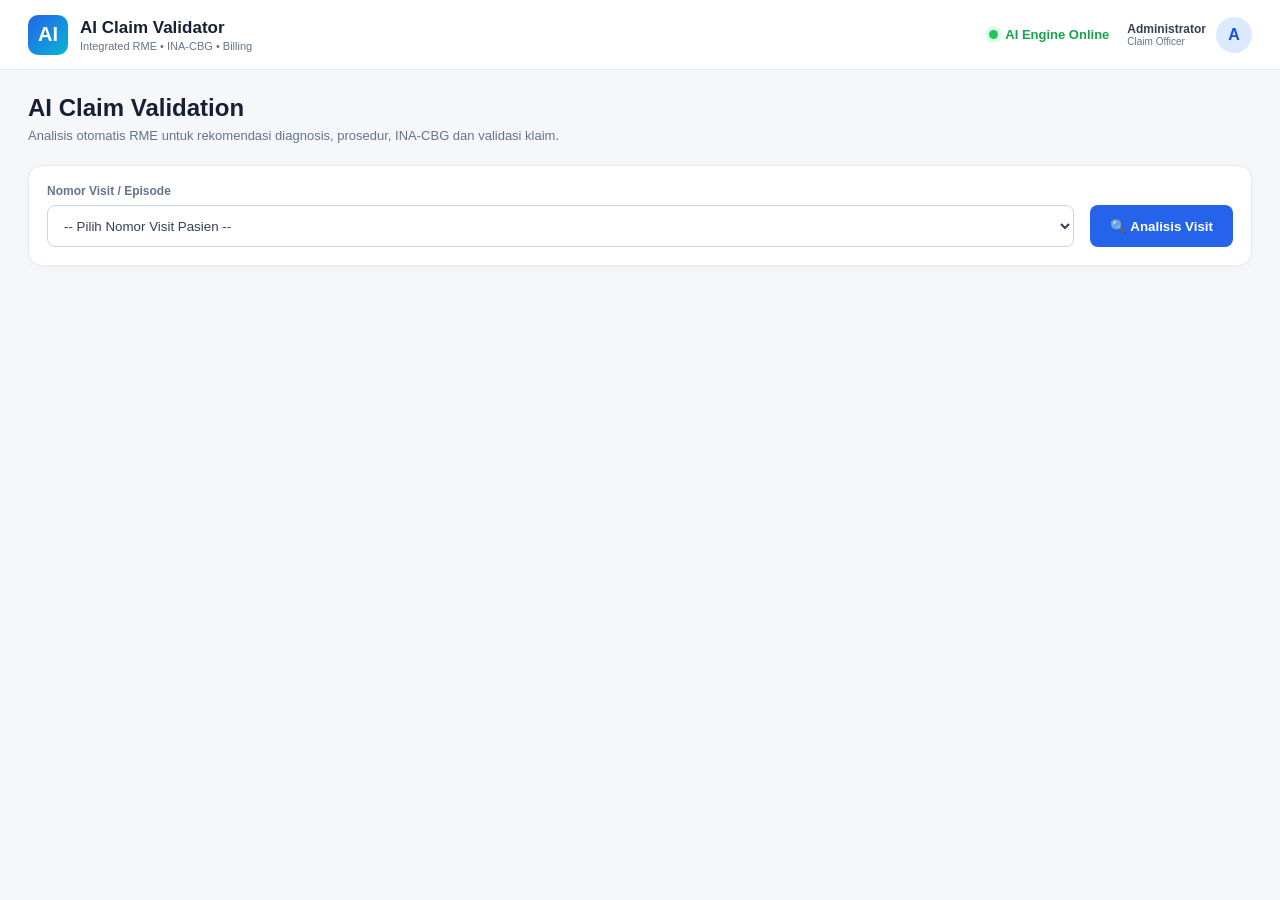
<file: ai-claim-recommendation.html>
<!doctype html>
<html lang="id">
  <head>
    <meta charset="UTF-8" />
    <meta name="viewport" content="width=device-width, initial-scale=1.0" />

    <title>AI Claim Validator - RME</title>

    <style>
      :root {
        --primary: #2563eb;
        --primary-dark: #1d4ed8;
        --success: #16a34a;
        --warning: #f59e0b;
        --danger: #dc2626;
        --dark: #172033;
        --text: #334155;
        --muted: #64748b;
        --border: #e2e8f0;
        --bg: #f5f7fb;
        --white: #ffffff;
      }

      * {
        box-sizing: border-box;
      }

      body {
        margin: 0;
        font-family:
          Inter,
          Segoe UI,
          Arial,
          sans-serif;
        background: var(--bg);
        color: var(--text);
      }

      /* =========================================================
   HEADER
========================================================= */

      .header {
        height: 70px;
        background: #fff;
        border-bottom: 1px solid var(--border);
        display: flex;
        align-items: center;
        justify-content: space-between;
        padding: 0 28px;
        position: sticky;
        top: 0;
        z-index: 20;
      }

      .logo {
        display: flex;
        align-items: center;
        gap: 12px;
      }

      .logo-icon {
        width: 40px;
        height: 40px;
        border-radius: 10px;
        background: linear-gradient(135deg, #2563eb, #06b6d4);
        color: white;
        display: flex;
        align-items: center;
        justify-content: center;
        font-size: 20px;
        font-weight: 700;
      }

      .logo-title {
        font-size: 17px;
        font-weight: 700;
        color: var(--dark);
      }

      .logo-subtitle {
        font-size: 11px;
        color: var(--muted);
        margin-top: 2px;
      }

      .header-right {
        display: flex;
        align-items: center;
        gap: 18px;
      }

      .ai-status {
        display: flex;
        align-items: center;
        gap: 7px;
        font-size: 13px;
        color: var(--success);
        font-weight: 600;
      }

      .ai-dot {
        width: 9px;
        height: 9px;
        border-radius: 50%;
        background: #22c55e;
        box-shadow: 0 0 0 4px #dcfce7;
      }

      .user {
        display: flex;
        align-items: center;
        gap: 10px;
      }

      .avatar {
        width: 36px;
        height: 36px;
        border-radius: 50%;
        background: #dbeafe;
        color: #1d4ed8;
        display: flex;
        align-items: center;
        justify-content: center;
        font-weight: 700;
      }

      /* =========================================================
   LAYOUT
========================================================= */

      .container {
        padding: 24px 28px 40px;
        max-width: 1600px;
        margin: auto;
      }

      .page-title {
        margin-bottom: 22px;
      }

      .page-title h1 {
        margin: 0;
        color: var(--dark);
        font-size: 24px;
      }

      .page-title p {
        margin: 6px 0 0;
        color: var(--muted);
        font-size: 13px;
      }

      /* =========================================================
   VISIT SELECTOR
========================================================= */

      .visit-selector {
        background: white;
        border: 1px solid var(--border);
        border-radius: 14px;
        padding: 18px;
        display: flex;
        align-items: end;
        gap: 16px;
        margin-bottom: 20px;
        box-shadow: 0 2px 8px rgba(15, 23, 42, 0.03);
      }

      .form-group {
        flex: 1;
      }

      .form-group label {
        display: block;
        font-size: 12px;
        color: var(--muted);
        margin-bottom: 7px;
        font-weight: 600;
      }

      select {
        width: 100%;
        height: 42px;
        border: 1px solid #cbd5e1;
        border-radius: 8px;
        padding: 0 12px;
        background: white;
        color: var(--text);
        outline: none;
      }

      select:focus {
        border-color: var(--primary);
      }

      .btn {
        border: none;
        height: 42px;
        padding: 0 20px;
        border-radius: 8px;
        cursor: pointer;
        font-weight: 600;
        transition: 0.2s;
      }

      .btn-primary {
        background: var(--primary);
        color: white;
      }

      .btn-primary:hover {
        background: var(--primary-dark);
      }

      .btn-success {
        background: var(--success);
        color: white;
      }

      .btn-outline {
        background: white;
        border: 1px solid var(--border);
        color: var(--text);
      }

      .btn:disabled {
        opacity: 0.6;
        cursor: not-allowed;
      }

      /* =========================================================
   PATIENT CARD
========================================================= */

      .patient-card {
        background: white;
        border: 1px solid var(--border);
        border-radius: 14px;
        padding: 20px;
        margin-bottom: 20px;
      }

      .patient-header {
        display: flex;
        justify-content: space-between;
        align-items: center;
        margin-bottom: 18px;
      }

      .patient-info {
        display: flex;
        align-items: center;
        gap: 14px;
      }

      .patient-avatar {
        width: 52px;
        height: 52px;
        border-radius: 12px;
        background: #eff6ff;
        color: #2563eb;
        display: flex;
        align-items: center;
        justify-content: center;
        font-size: 22px;
      }

      .patient-name {
        font-weight: 700;
        color: var(--dark);
      }

      .patient-meta {
        font-size: 12px;
        color: var(--muted);
        margin-top: 4px;
      }

      .badge {
        display: inline-flex;
        align-items: center;
        padding: 5px 9px;
        border-radius: 20px;
        font-size: 11px;
        font-weight: 700;
      }

      .badge-blue {
        background: #eff6ff;
        color: #2563eb;
      }

      .badge-green {
        background: #f0fdf4;
        color: #15803d;
      }

      .badge-orange {
        background: #fff7ed;
        color: #c2410c;
      }

      .patient-grid {
        display: grid;
        grid-template-columns: repeat(5, 1fr);
        gap: 15px;
      }

      .info-box {
        background: #f8fafc;
        border-radius: 9px;
        padding: 12px;
      }

      .info-label {
        font-size: 11px;
        color: var(--muted);
        margin-bottom: 4px;
      }

      .info-value {
        font-size: 13px;
        font-weight: 600;
        color: var(--dark);
      }

      /* =========================================================
   MAIN GRID
========================================================= */

      .main-grid {
        display: grid;
        grid-template-columns: 1fr 1.1fr;
        gap: 20px;
      }

      /* =========================================================
   CARD
========================================================= */

      .card {
        background: white;
        border: 1px solid var(--border);
        border-radius: 14px;
        overflow: hidden;
        box-shadow: 0 2px 8px rgba(15, 23, 42, 0.03);
      }

      .card-header {
        padding: 17px 20px;
        border-bottom: 1px solid var(--border);
        display: flex;
        justify-content: space-between;
        align-items: center;
      }

      .card-title {
        font-size: 14px;
        font-weight: 700;
        color: var(--dark);
      }

      .card-subtitle {
        font-size: 11px;
        color: var(--muted);
        margin-top: 3px;
      }

      .card-body {
        padding: 20px;
      }

      /* =========================================================
   RME SUMMARY
========================================================= */

      .section {
        margin-bottom: 22px;
      }

      .section:last-child {
        margin-bottom: 0;
      }

      .section-title {
        font-size: 12px;
        text-transform: uppercase;
        letter-spacing: 0.5px;
        color: #64748b;
        font-weight: 700;
        margin-bottom: 10px;
      }

      .diagnosis {
        display: flex;
        justify-content: space-between;
        align-items: center;
        padding: 12px;
        border: 1px solid var(--border);
        border-radius: 8px;
        margin-bottom: 8px;
      }

      .diagnosis-name {
        font-size: 13px;
        font-weight: 600;
      }

      .icd {
        font-size: 11px;
        background: #f1f5f9;
        padding: 4px 7px;
        border-radius: 5px;
        color: #475569;
      }

      .chip-container {
        display: flex;
        flex-wrap: wrap;
        gap: 7px;
      }

      .chip {
        padding: 6px 9px;
        border-radius: 6px;
        background: #eff6ff;
        color: #1d4ed8;
        font-size: 11px;
        font-weight: 600;
      }

      .chip.green {
        background: #f0fdf4;
        color: #15803d;
      }

      .chip.orange {
        background: #fff7ed;
        color: #c2410c;
      }

      /* =========================================================
   AI BANNER
========================================================= */

      .ai-banner {
        background: linear-gradient(135deg, #eff6ff, #f0fdfa);
        border: 1px solid #bfdbfe;
        border-radius: 10px;
        padding: 13px;
        display: flex;
        gap: 12px;
        margin-bottom: 16px;
      }

      .ai-icon {
        width: 35px;
        height: 35px;
        background: #2563eb;
        color: white;
        border-radius: 9px;
        display: flex;
        justify-content: center;
        align-items: center;
        font-weight: 700;
      }

      .ai-banner-title {
        font-size: 12px;
        font-weight: 700;
        color: #1e40af;
      }

      .ai-banner-text {
        font-size: 11px;
        color: #475569;
        margin-top: 3px;
      }

      /* =========================================================
   CBG OPTIONS
========================================================= */

      .cbg-option {
        border: 1px solid var(--border);
        border-radius: 10px;
        padding: 14px;
        margin-bottom: 10px;
        cursor: pointer;
        transition: 0.2s;
      }

      .cbg-option:hover {
        border-color: #93c5fd;
        background: #f8fbff;
      }

      .cbg-option.selected {
        border: 2px solid var(--primary);
        background: #eff6ff;
      }

      .cbg-top {
        display: flex;
        justify-content: space-between;
        align-items: center;
      }

      .cbg-code {
        font-size: 14px;
        font-weight: 800;
        color: var(--dark);
      }

      .cbg-name {
        font-size: 11px;
        color: var(--muted);
        margin-top: 4px;
      }

      .cbg-price {
        text-align: right;
      }

      .price {
        font-size: 15px;
        font-weight: 800;
        color: #15803d;
      }

      .price-label {
        font-size: 10px;
        color: var(--muted);
      }

      .confidence {
        margin-top: 11px;
      }

      .confidence-row {
        display: flex;
        justify-content: space-between;
        font-size: 10px;
        color: var(--muted);
        margin-bottom: 5px;
      }

      .progress {
        height: 6px;
        background: #e2e8f0;
        border-radius: 10px;
        overflow: hidden;
      }

      .progress-bar {
        height: 100%;
        background: #2563eb;
        border-radius: 10px;
      }

      /* =========================================================
   RIGHT PANEL
========================================================= */

      .selected-cbg {
        background: #f8fafc;
        border: 1px solid var(--border);
        border-radius: 10px;
        padding: 16px;
        margin-bottom: 18px;
      }

      .selected-header {
        display: flex;
        justify-content: space-between;
      }

      .selected-code {
        font-size: 18px;
        font-weight: 800;
        color: #1e3a8a;
      }

      .selected-name {
        font-size: 12px;
        color: var(--muted);
        margin-top: 4px;
      }

      .tariff {
        font-size: 20px;
        color: #15803d;
        font-weight: 800;
      }

      /* =========================================================
   RECOMMENDATION
========================================================= */

      .recommendation {
        border-radius: 10px;
        padding: 14px;
        margin-bottom: 10px;
        border-left: 4px solid;
        animation: fadeIn 0.25s ease;
      }

      .rec-success {
        background: #f0fdf4;
        border-color: #22c55e;
      }

      .rec-warning {
        background: #fffbeb;
        border-color: #f59e0b;
      }

      .rec-danger {
        background: #fef2f2;
        border-color: #ef4444;
      }

      .rec-title {
        font-size: 12px;
        font-weight: 700;
        margin-bottom: 5px;
      }

      .rec-text {
        font-size: 11px;
        line-height: 1.6;
        color: #475569;
      }

      /* =========================================================
   THERAPY
========================================================= */

      .therapy-item {
        display: flex;
        justify-content: space-between;
        align-items: center;
        padding: 11px 0;
        border-bottom: 1px solid #f1f5f9;
      }

      .therapy-item:last-child {
        border-bottom: 0;
      }

      .therapy-name {
        font-size: 12px;
        font-weight: 600;
      }

      .therapy-detail {
        font-size: 10px;
        color: var(--muted);
        margin-top: 3px;
      }

      .check {
        color: #16a34a;
        font-size: 15px;
      }

      /* =========================================================
   SCORE
========================================================= */

      .score-box {
        display: flex;
        align-items: center;
        gap: 20px;
        background: #f8fafc;
        padding: 16px;
        border-radius: 10px;
        margin-bottom: 18px;
      }

      .score-circle {
        width: 72px;
        height: 72px;
        border-radius: 50%;
        border: 7px solid #22c55e;
        display: flex;
        align-items: center;
        justify-content: center;
        font-size: 18px;
        font-weight: 800;
        color: #15803d;
        transition: 0.3s;
        flex-shrink: 0;
      }

      .score-title {
        font-weight: 700;
        color: var(--dark);
        font-size: 13px;
      }

      .score-description {
        font-size: 11px;
        color: var(--muted);
        margin-top: 4px;
      }

      /* =========================================================
   STATUS BADGE DYNAMIC
========================================================= */

      #claimStatus {
        transition: 0.2s;
      }

      /* =========================================================
   ACTION
========================================================= */

      .action-bar {
        margin-top: 20px;
        display: flex;
        justify-content: flex-end;
        gap: 10px;
      }

      .hidden {
        display: none;
      }

      /* =========================================================
   ANIMATION
========================================================= */

      @keyframes fadeIn {
        from {
          opacity: 0;
          transform: translateY(3px);
        }

        to {
          opacity: 1;
          transform: translateY(0);
        }
      }

      /* =========================================================
   RESPONSIVE
========================================================= */

      @media (max-width: 1000px) {
        .main-grid {
          grid-template-columns: 1fr;
        }

        .patient-grid {
          grid-template-columns: repeat(2, 1fr);
        }
      }

      @media (max-width: 650px) {
        .container {
          padding: 15px;
        }

        .visit-selector {
          flex-direction: column;
          align-items: stretch;
        }

        .patient-grid {
          grid-template-columns: 1fr;
        }

        .header {
          padding: 0 15px;
        }

        .ai-status {
          display: none;
        }
      }
    </style>
  </head>

  <body>
    <!-- =====================================================
     HEADER
===================================================== -->

    <header class="header">
      <div class="logo">
        <div class="logo-icon">AI</div>

        <div>
          <div class="logo-title">AI Claim Validator</div>

          <div class="logo-subtitle">Integrated RME • INA-CBG • Billing</div>
        </div>
      </div>

      <div class="header-right">
        <div class="ai-status">
          <span class="ai-dot"></span>

          AI Engine Online
        </div>

        <div class="user">
          <div>
            <div style="font-size: 12px; font-weight: 700">Administrator</div>

            <div style="font-size: 10px; color: #64748b">Claim Officer</div>
          </div>

          <div class="avatar">A</div>
        </div>
      </div>
    </header>

    <main class="container">
      <!-- =================================================
         TITLE
    ================================================== -->

      <div class="page-title">
        <h1>AI Claim Validation</h1>

        <p>
          Analisis otomatis RME untuk rekomendasi diagnosis, prosedur, INA-CBG
          dan validasi klaim.
        </p>
      </div>

      <!-- =================================================
         VISIT SELECTOR
    ================================================== -->

      <div class="visit-selector">
        <div class="form-group">
          <label> Nomor Visit / Episode </label>

          <select id="visitSelect">
            <option value="">-- Pilih Nomor Visit Pasien --</option>

            <option value="VST-20260813-001">
              VST-20260813-001 • Ahmad Fauzan
            </option>

            <option value="VST-20260813-002">
              VST-20260813-002 • Budi Santoso
            </option>

            <option value="VST-20260813-003">
              VST-20260813-003 • Siti Rahma
            </option>
          </select>
        </div>

        <button class="btn btn-primary" onclick="loadVisit()">
          🔍 Analisis Visit
        </button>
      </div>

      <!-- =================================================
         CONTENT
    ================================================== -->

      <div id="claimContent" class="hidden">
        <!-- =================================================
             PATIENT CARD
        ================================================== -->

        <div class="patient-card">
          <div class="patient-header">
            <div class="patient-info">
              <div class="patient-avatar">👤</div>

              <div>
                <div class="patient-name" id="patientName">Ahmad Fauzan</div>

                <div class="patient-meta">
                  No. RM: 00-12-45-78 • Visit: VST-20260813-001
                </div>
              </div>
            </div>

            <div>
              <span class="badge badge-green"> RME Lengkap </span>

              <span class="badge badge-blue"> BPJS </span>
            </div>
          </div>

          <div class="patient-grid">
            <div class="info-box">
              <div class="info-label">Tanggal</div>

              <div class="info-value">13 Agustus 2026</div>
            </div>

            <div class="info-box">
              <div class="info-label">Dokter</div>

              <div class="info-value">dr. Andi Pratama</div>
            </div>

            <div class="info-box">
              <div class="info-label">Poli</div>

              <div class="info-value">Penyakit Dalam</div>
            </div>

            <div class="info-box">
              <div class="info-label">Status</div>

              <div class="info-value">Siap Validasi</div>
            </div>

            <div class="info-box">
              <div class="info-label">Penjamin</div>

              <div class="info-value">BPJS Kesehatan</div>
            </div>
          </div>
        </div>

        <!-- =================================================
             MAIN GRID
        ================================================== -->

        <div class="main-grid">
          <!-- =================================================
                 LEFT COLUMN
            ================================================== -->

          <div>
            <!-- =============================================
                     RME SUMMARY
                ============================================== -->

            <div class="card">
              <div class="card-header">
                <div>
                  <div class="card-title">Ringkasan RME</div>

                  <div class="card-subtitle">
                    Data klinis yang dianalisis AI
                  </div>
                </div>

                <span class="badge badge-blue"> AI Analyzed </span>
              </div>

              <div class="card-body">
                <!-- DIAGNOSIS -->

                <div class="section">
                  <div class="section-title">Diagnosis</div>

                  <div class="diagnosis">
                    <div class="diagnosis-name">Pneumonia, unspecified</div>

                    <div class="icd">J18.9</div>
                  </div>

                  <div class="diagnosis">
                    <div class="diagnosis-name">Fever, unspecified</div>

                    <div class="icd">R50.9</div>
                  </div>
                </div>

                <!-- TINDAKAN -->

                <div class="section">
                  <div class="section-title">Tindakan / Prosedur</div>

                  <div class="chip-container">
                    <span class="chip"> Pemeriksaan Dokter </span>

                    <span class="chip"> Injeksi </span>

                    <span class="chip"> Pemeriksaan Laboratorium </span>

                    <span class="chip"> Foto Thorax </span>

                    <span class="chip green"> Rawat Inap </span>
                  </div>
                </div>

                <!-- TERAPI -->

                <div class="section">
                  <div class="section-title">Terapi</div>

                  <div class="chip-container">
                    <span class="chip green"> Ceftriaxone </span>

                    <span class="chip green"> Paracetamol </span>

                    <span class="chip green"> Infus NaCl 0.9% </span>

                    <span class="chip green"> Oksigen </span>
                  </div>
                </div>

                <!-- PEMERIKSAAN -->

                <div class="section">
                  <div class="section-title">Pemeriksaan Penunjang</div>

                  <div class="chip-container">
                    <span class="chip orange"> Darah Lengkap </span>

                    <span class="chip orange"> CRP </span>

                    <span class="chip orange"> Foto Thorax </span>
                  </div>
                </div>
              </div>
            </div>

            <!-- =============================================
                     AI INA-CBG
                ============================================== -->

            <div class="card" style="margin-top: 20px">
              <div class="card-header">
                <div>
                  <div class="card-title">🤖 AI INA-CBG Recommendation</div>

                  <div class="card-subtitle">Kandidat kode berdasarkan RME</div>
                </div>
              </div>

              <div class="card-body">
                <!-- AI BANNER -->

                <div class="ai-banner">
                  <div class="ai-icon">AI</div>

                  <div>
                    <div class="ai-banner-title">
                      AI menemukan 3 kandidat INA-CBG
                    </div>

                    <div class="ai-banner-text">
                      Rekomendasi berdasarkan diagnosis, tindakan, terapi, LOS
                      dan data RME.
                    </div>
                  </div>
                </div>

                <!-- =================================
                             CBG 1
                        ================================== -->

                <div
                  class="cbg-option selected"
                  data-cbg="minor"
                  onclick="selectCBG(this)"
                >
                  <div class="cbg-top">
                    <div>
                      <div class="cbg-code">J-4-13-I</div>

                      <div class="cbg-name">
                        Pneumonia & Pleurisy, Minor Complexity
                      </div>
                    </div>

                    <div class="cbg-price">
                      <div class="price">Rp 4.850.000</div>

                      <div class="price-label">Tarif INA-CBG</div>
                    </div>
                  </div>

                  <div class="confidence">
                    <div class="confidence-row">
                      <span> AI Confidence </span>

                      <strong> 92% </strong>
                    </div>

                    <div class="progress">
                      <div class="progress-bar" style="width: 92%"></div>
                    </div>
                  </div>
                </div>

                <!-- =================================
                             CBG 2
                        ================================== -->

                <div
                  class="cbg-option"
                  data-cbg="moderate"
                  onclick="selectCBG(this)"
                >
                  <div class="cbg-top">
                    <div>
                      <div class="cbg-code">J-4-13-II</div>

                      <div class="cbg-name">
                        Pneumonia & Pleurisy, Moderate Complexity
                      </div>
                    </div>

                    <div class="cbg-price">
                      <div class="price">Rp 6.240.000</div>

                      <div class="price-label">Tarif INA-CBG</div>
                    </div>
                  </div>

                  <div class="confidence">
                    <div class="confidence-row">
                      <span> AI Confidence </span>

                      <strong> 78% </strong>
                    </div>

                    <div class="progress">
                      <div class="progress-bar" style="width: 78%"></div>
                    </div>
                  </div>
                </div>

                <!-- =================================
                             CBG 3
                        ================================== -->

                <div
                  class="cbg-option"
                  data-cbg="major"
                  onclick="selectCBG(this)"
                >
                  <div class="cbg-top">
                    <div>
                      <div class="cbg-code">J-4-13-III</div>

                      <div class="cbg-name">
                        Pneumonia & Pleurisy, Major Complexity
                      </div>
                    </div>

                    <div class="cbg-price">
                      <div class="price">Rp 8.950.000</div>

                      <div class="price-label">Tarif INA-CBG</div>
                    </div>
                  </div>

                  <div class="confidence">
                    <div class="confidence-row">
                      <span> AI Confidence </span>

                      <strong> 64% </strong>
                    </div>

                    <div class="progress">
                      <div class="progress-bar" style="width: 64%"></div>
                    </div>
                  </div>
                </div>
              </div>
            </div>
          </div>

          <!-- =================================================
                 RIGHT COLUMN
            ================================================== -->

          <div>
            <div class="card">
              <div class="card-header">
                <div>
                  <div class="card-title">Claim Validation</div>

                  <div class="card-subtitle">Detail kandidat yang dipilih</div>
                </div>

                <span id="claimStatus" class="badge badge-green"> Valid </span>
              </div>

              <div class="card-body">
                <!-- SELECTED CBG -->

                <div class="selected-cbg">
                  <div class="selected-header">
                    <div>
                      <div class="selected-code" id="selectedCode">
                        J-4-13-I
                      </div>

                      <div class="selected-name" id="selectedName">
                        Pneumonia & Pleurisy, Minor Complexity
                      </div>
                    </div>

                    <div>
                      <div class="tariff" id="selectedPrice">Rp 4.850.000</div>
                    </div>
                  </div>
                </div>

                <!-- SCORE -->

                <div class="score-box">
                  <div class="score-circle" id="scoreCircle">92%</div>

                  <div>
                    <div class="score-title">Claim Readiness Score</div>

                    <div class="score-description" id="scoreDescription">
                      Data RME cukup untuk proses validasi klaim.
                    </div>
                  </div>
                </div>

                <!-- ======================================
                             YANG SUDAH TERPENUHI
                        ======================================= -->

                <div class="section">
                  <div class="section-title">Yang Sudah Terpenuhi</div>

                  <div id="completedRecommendations">
                    <div class="recommendation rec-success">
                      <div class="rec-title">✓ Diagnosis</div>

                      <div class="rec-text">
                        Diagnosis utama dan sekunder telah tercatat pada RME.
                      </div>
                    </div>

                    <div class="recommendation rec-success">
                      <div class="rec-title">✓ Tindakan</div>

                      <div class="rec-text">
                        Tindakan medis telah ditemukan dan sesuai dengan
                        kandidat CBG.
                      </div>
                    </div>

                    <div class="recommendation rec-success">
                      <div class="rec-title">✓ Terapi</div>

                      <div class="rec-text">
                        Terapi utama tersedia pada catatan pelayanan pasien.
                      </div>
                    </div>
                  </div>
                </div>

                <!-- ======================================
                             REKOMENDASI AI
                        ======================================= -->

                <div class="section">
                  <div class="section-title">Rekomendasi AI Sebelum Klaim</div>

                  <div id="aiRecommendations">
                    <!-- DEFAULT MINOR -->

                    <div class="recommendation rec-success">
                      <div class="rec-title">✓ Diagnosis Sesuai</div>

                      <div class="rec-text">
                        Diagnosis utama pneumonia telah sesuai dengan kandidat
                        INA-CBG minor complexity.
                      </div>
                    </div>

                    <div class="recommendation rec-success">
                      <div class="rec-title">✓ Tindakan Terpenuhi</div>

                      <div class="rec-text">
                        Tindakan dokter, laboratorium dan radiologi telah
                        ditemukan pada RME.
                      </div>
                    </div>

                    <div class="recommendation rec-warning">
                      <div class="rec-title">⚠ Verifikasi Hasil Radiologi</div>

                      <div class="rec-text">
                        Pastikan hasil foto thorax dan interpretasi radiologi
                        telah final sebelum klaim.
                      </div>
                    </div>

                    <div class="recommendation rec-warning">
                      <div class="rec-title">⚠ Verifikasi LOS</div>

                      <div class="rec-text">
                        AI menyarankan verifikasi lama rawat terhadap episode
                        pelayanan pasien.
                      </div>
                    </div>
                  </div>
                </div>

                <!-- ======================================
                             TERAPI / TINDAKAN
                        ======================================= -->

                <div class="section">
                  <div class="section-title">Terapi / Tindakan Terkait</div>

                  <div id="therapyList">
                    <div class="therapy-item">
                      <div>
                        <div class="therapy-name">Ceftriaxone 1 g</div>

                        <div class="therapy-detail">IV • 2x sehari</div>
                      </div>

                      <div class="check">✓</div>
                    </div>

                    <div class="therapy-item">
                      <div>
                        <div class="therapy-name">Paracetamol</div>

                        <div class="therapy-detail">IV • PRN</div>
                      </div>

                      <div class="check">✓</div>
                    </div>

                    <div class="therapy-item">
                      <div>
                        <div class="therapy-name">Foto Thorax</div>

                        <div class="therapy-detail">Radiologi</div>
                      </div>

                      <div class="check">✓</div>
                    </div>

                    <div class="therapy-item">
                      <div>
                        <div class="therapy-name">
                          Pemeriksaan Darah Lengkap
                        </div>

                        <div class="therapy-detail">Laboratorium</div>
                      </div>

                      <div class="check">✓</div>
                    </div>
                  </div>
                </div>

                <!-- ======================================
                             ACTION
                        ======================================= -->

                <div class="action-bar">
                  <button
                    id="reanalyzeButton"
                    class="btn btn-outline"
                    onclick="reAnalyze()"
                  >
                    ↻ Re-Analyze AI
                  </button>

                  <button class="btn btn-success" onclick="approveClaim()">
                    ✓ Setujui Kandidat
                  </button>
                </div>
              </div>
            </div>
          </div>
        </div>
      </div>
    </main>

    <script>
      /* =========================================================
   DUMMY VISIT DATA
========================================================= */

      const visitData = {
        "VST-20260813-001": {
          name: "Ahmad Fauzan",

          rm: "00-12-45-78",

          doctor: "dr. Andi Pratama",

          poli: "Penyakit Dalam",
        },

        "VST-20260813-002": {
          name: "Budi Santoso",

          rm: "00-21-36-91",

          doctor: "dr. Rina Sari",

          poli: "Penyakit Dalam",
        },

        "VST-20260813-003": {
          name: "Siti Rahma",

          rm: "00-32-41-22",

          doctor: "dr. Andi Pratama",

          poli: "Penyakit Dalam",
        },
      };

      /* =========================================================
   DUMMY AI VALIDATION DATA
========================================================= */

      const cbgValidation = {
        minor: {
          score: 92,

          status: "Valid",

          statusClass: "badge-green",

          description: "Data RME cukup untuk proses validasi klaim.",

          recommendations: [
            {
              type: "success",
              icon: "✓",
              title: "Diagnosis Sesuai",
              text: "Diagnosis utama pneumonia telah sesuai dengan kandidat INA-CBG minor complexity.",
            },

            {
              type: "success",
              icon: "✓",
              title: "Tindakan Terpenuhi",
              text: "Tindakan dokter, laboratorium dan radiologi telah ditemukan pada RME.",
            },

            {
              type: "warning",
              icon: "⚠",
              title: "Verifikasi Hasil Radiologi",
              text: "Pastikan hasil foto thorax dan interpretasi radiologi telah final sebelum klaim.",
            },

            {
              type: "warning",
              icon: "⚠",
              title: "Verifikasi LOS",
              text: "AI menyarankan verifikasi lama rawat terhadap episode pelayanan pasien.",
            },
          ],

          therapy: [
            {
              name: "Ceftriaxone 1 g",
              detail: "IV • 2x sehari",
              status: "✓",
            },

            {
              name: "Paracetamol",
              detail: "IV • PRN",
              status: "✓",
            },

            {
              name: "Foto Thorax",
              detail: "Radiologi",
              status: "✓",
            },

            {
              name: "Pemeriksaan Darah Lengkap",
              detail: "Laboratorium",
              status: "✓",
            },
          ],
        },

        moderate: {
          score: 78,

          status: "Perlu Review",

          statusClass: "badge-orange",

          description:
            "Sebagian data tersedia, namun masih diperlukan verifikasi complexity.",

          recommendations: [
            {
              type: "success",
              icon: "✓",
              title: "Diagnosis Utama Terdeteksi",
              text: "Diagnosis pneumonia teridentifikasi dan memiliki hubungan dengan kandidat CBG.",
            },

            {
              type: "warning",
              icon: "⚠",
              title: "Dokumentasi Severity",
              text: "Pastikan dokumentasi tingkat keparahan dan kondisi klinis pasien mendukung complexity level.",
            },

            {
              type: "warning",
              icon: "⚠",
              title: "Verifikasi Tindakan",
              text: "AI menyarankan pemeriksaan kembali seluruh tindakan dan prosedur yang mendukung moderate complexity.",
            },

            {
              type: "danger",
              icon: "✕",
              title: "Dokumentasi Belum Optimal",
              text: "Beberapa data klinis belum cukup kuat untuk mendukung kandidat moderate complexity.",
            },
          ],

          therapy: [
            {
              name: "Ceftriaxone 1 g",
              detail: "IV • 2x sehari",
              status: "✓",
            },

            {
              name: "Paracetamol",
              detail: "IV • PRN",
              status: "✓",
            },

            {
              name: "Foto Thorax",
              detail: "Perlu Verifikasi",
              status: "⚠",
            },

            {
              name: "Pemeriksaan Darah Lengkap",
              detail: "Laboratorium",
              status: "✓",
            },

            {
              name: "Dokumentasi Severity",
              detail: "Perlu dilengkapi",
              status: "⚠",
            },
          ],
        },

        major: {
          score: 64,

          status: "Review Manual",

          statusClass: "badge-orange",

          description:
            "AI belum menemukan dukungan dokumentasi yang cukup untuk complexity mayor.",

          recommendations: [
            {
              type: "warning",
              icon: "⚠",
              title: "Verifikasi Major Complexity",
              text: "Kandidat major complexity membutuhkan dukungan dokumentasi klinis yang lebih kuat.",
            },

            {
              type: "danger",
              icon: "✕",
              title: "Severity Belum Terverifikasi",
              text: "AI belum menemukan dokumentasi yang cukup untuk mendukung tingkat kompleksitas mayor.",
            },

            {
              type: "warning",
              icon: "⚠",
              title: "Review Prosedur",
              text: "Periksa kembali tindakan, prosedur, pemeriksaan penunjang dan terapi yang mendukung kandidat ini.",
            },

            {
              type: "danger",
              icon: "✕",
              title: "Review Sebelum Klaim",
              text: "AI merekomendasikan verifikasi manual oleh coder atau claim officer sebelum kandidat digunakan.",
            },
          ],

          therapy: [
            {
              name: "Ceftriaxone 1 g",
              detail: "IV • 2x sehari",
              status: "✓",
            },

            {
              name: "Paracetamol",
              detail: "IV • PRN",
              status: "✓",
            },

            {
              name: "Foto Thorax",
              detail: "Perlu Review",
              status: "⚠",
            },

            {
              name: "Pemeriksaan Darah Lengkap",
              detail: "Laboratorium",
              status: "✓",
            },

            {
              name: "Severity / Complexity",
              detail: "Dokumentasi belum memadai",
              status: "✕",
            },
          ],
        },
      };

      /* =========================================================
   LOAD VISIT
========================================================= */

      function loadVisit() {
        const select = document.getElementById("visitSelect");

        const visit = select.value;

        if (!visit) {
          alert("Silakan pilih nomor visit terlebih dahulu.");

          return;
        }

        const data = visitData[visit];

        document.getElementById("patientName").innerText = data.name;

        document.getElementById("claimContent").classList.remove("hidden");

        console.log("AI analyzing visit:", visit);
      }

      /* =========================================================
   SELECT INA-CBG
========================================================= */

      function selectCBG(element) {
        /* ---------------------------------------------
       REMOVE ACTIVE
    --------------------------------------------- */

        document.querySelectorAll(".cbg-option").forEach((item) => {
          item.classList.remove("selected");
        });

        /* ---------------------------------------------
       ACTIVE ITEM
    --------------------------------------------- */

        element.classList.add("selected");

        /* ---------------------------------------------
       GET DATA
    --------------------------------------------- */

        const type = element.dataset.cbg;

        const code = element.querySelector(".cbg-code").innerText;

        const name = element.querySelector(".cbg-name").innerText;

        const price = element.querySelector(".price").innerText;

        const confidence = element
          .querySelector(".confidence-row strong")
          .innerText.replace("%", "");

        /* ---------------------------------------------
       UPDATE SELECTED CBG
    --------------------------------------------- */

        document.getElementById("selectedCode").innerText = code;

        document.getElementById("selectedName").innerText = name;

        document.getElementById("selectedPrice").innerText = price;

        /* ---------------------------------------------
       UPDATE SCORE
    --------------------------------------------- */

        updateScore(parseInt(confidence));

        /* ---------------------------------------------
       UPDATE VALIDATION
    --------------------------------------------- */

        updateValidation(type);

        /* ---------------------------------------------
       UPDATE THERAPY
    --------------------------------------------- */

        updateTherapy(type);
      }

      /* =========================================================
   UPDATE VALIDATION
========================================================= */

      function updateValidation(type) {
        const data = cbgValidation[type];

        if (!data) {
          return;
        }

        /* ---------------------------------------------
       SCORE DESCRIPTION
    --------------------------------------------- */

        document.getElementById("scoreDescription").innerText =
          data.description;

        /* ---------------------------------------------
       STATUS BADGE
    --------------------------------------------- */

        const status = document.getElementById("claimStatus");

        status.className = "badge " + data.statusClass;

        status.innerText = data.status;

        /* ---------------------------------------------
       AI RECOMMENDATION
    --------------------------------------------- */

        const container = document.getElementById("aiRecommendations");

        container.innerHTML = data.recommendations
          .map((item) => {
            return `

                <div
                    class="recommendation rec-${item.type}">

                    <div class="rec-title">

                        ${item.icon}
                        ${item.title}

                    </div>

                    <div class="rec-text">

                        ${item.text}

                    </div>

                </div>

            `;
          })
          .join("");
      }

      /* =========================================================
   UPDATE THERAPY
========================================================= */

      function updateTherapy(type) {
        const data = cbgValidation[type];

        if (!data) {
          return;
        }

        const container = document.getElementById("therapyList");

        container.innerHTML = data.therapy
          .map((item) => {
            let icon = item.status;

            return `

                <div class="therapy-item">

                    <div>

                        <div class="therapy-name">
                            ${item.name}
                        </div>

                        <div class="therapy-detail">
                            ${item.detail}
                        </div>

                    </div>

                    <div class="check">
                        ${icon}
                    </div>

                </div>

            `;
          })
          .join("");
      }

      /* =========================================================
   UPDATE SCORE
========================================================= */

      function updateScore(score) {
        const circle = document.getElementById("scoreCircle");

        circle.innerText = score + "%";

        /* ---------------------------------------------
       GREEN
    --------------------------------------------- */

        if (score >= 80) {
          circle.style.borderColor = "#22c55e";

          circle.style.color = "#15803d";
        } else if (score >= 70) {

        /* ---------------------------------------------
       ORANGE
    --------------------------------------------- */
          circle.style.borderColor = "#f59e0b";

          circle.style.color = "#b45309";
        } else {

        /* ---------------------------------------------
       RED
    --------------------------------------------- */
          circle.style.borderColor = "#ef4444";

          circle.style.color = "#b91c1c";
        }
      }

      /* =========================================================
   RE-ANALYZE AI
========================================================= */

      function reAnalyze() {
        const button = document.getElementById("reanalyzeButton");

        const original = button.innerText;

        button.innerText = "⏳ Analyzing...";

        button.disabled = true;

        setTimeout(() => {
          button.innerText = "✓ Analysis Updated";

          setTimeout(() => {
            button.innerText = original;

            button.disabled = false;
          }, 1000);
        }, 1500);
      }

      /* =========================================================
   APPROVE CLAIM
========================================================= */

      function approveClaim() {
        const code = document.getElementById("selectedCode").innerText;

        const price = document.getElementById("selectedPrice").innerText;

        const score = document.getElementById("scoreCircle").innerText;

        const status = document.getElementById("claimStatus").innerText;

        alert(
          "Kandidat INA-CBG disetujui.\n\n" +
            "Kode: " +
            code +
            "\nTarif: " +
            price +
            "\nReadiness: " +
            score +
            "\nStatus: " +
            status +
            "\n\nStatus: Siap masuk proses klaim.",
        );
      }
    </script>
  </body>
</html>
</file>
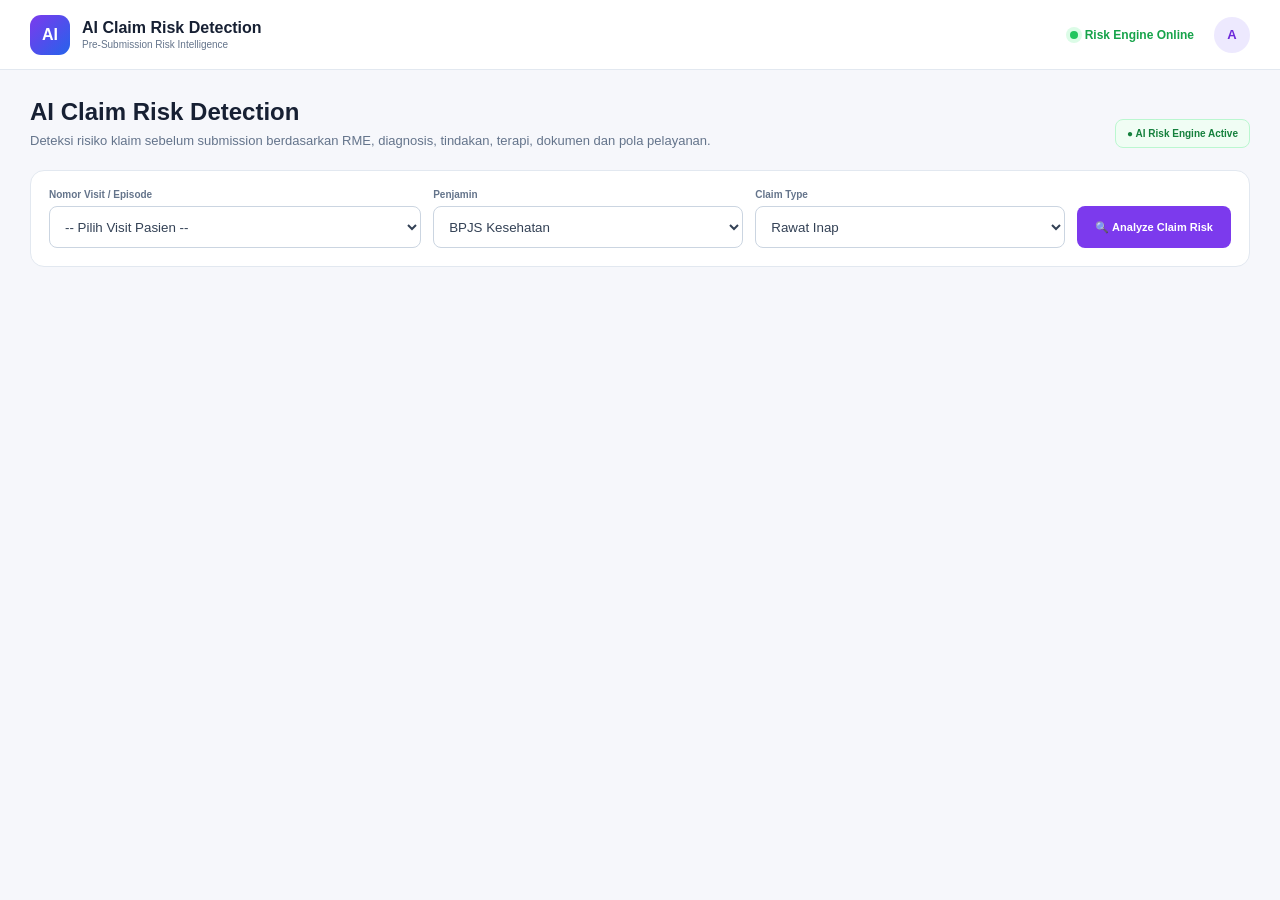
<file: ai-claim-risk-detection.html>
<!doctype html>
<html lang="id">
  <head>
    <meta charset="UTF-8" />

    <meta name="viewport" content="width=device-width, initial-scale=1.0" />

    <title>AI Claim Risk Detection</title>

    <style>
      /* =========================================================
   ROOT
========================================================= */

      :root {
        --primary: #7c3aed;
        --primary-dark: #6d28d9;
        --primary-light: #f5f3ff;

        --blue: #2563eb;
        --cyan: #0891b2;

        --success: #16a34a;
        --success-bg: #f0fdf4;

        --warning: #d97706;
        --warning-bg: #fffbeb;

        --danger: #dc2626;
        --danger-bg: #fef2f2;

        --dark: #172033;
        --text: #334155;
        --muted: #64748b;

        --border: #e2e8f0;
        --bg: #f6f7fb;

        --white: #ffffff;
      }

      /* =========================================================
   RESET
========================================================= */

      * {
        box-sizing: border-box;
      }

      body {
        margin: 0;

        font-family:
          Inter,
          -apple-system,
          BlinkMacSystemFont,
          "Segoe UI",
          Arial,
          sans-serif;

        background: var(--bg);

        color: var(--text);
      }

      /* =========================================================
   HEADER
========================================================= */

      .header {
        height: 70px;

        background: white;

        border-bottom: 1px solid var(--border);

        display: flex;

        align-items: center;

        justify-content: space-between;

        padding: 0 30px;

        position: sticky;

        top: 0;

        z-index: 50;
      }

      .brand {
        display: flex;

        align-items: center;

        gap: 12px;
      }

      .brand-icon {
        width: 40px;
        height: 40px;

        border-radius: 11px;

        background: linear-gradient(135deg, #7c3aed, #2563eb);

        color: white;

        display: flex;

        align-items: center;

        justify-content: center;

        font-size: 16px;

        font-weight: 800;
      }

      .brand-name {
        font-size: 16px;

        font-weight: 750;

        color: var(--dark);
      }

      .brand-sub {
        font-size: 10px;

        color: var(--muted);

        margin-top: 2px;
      }

      .header-right {
        display: flex;

        align-items: center;

        gap: 20px;
      }

      .ai-online {
        display: flex;

        align-items: center;

        gap: 7px;

        font-size: 12px;

        color: var(--success);

        font-weight: 650;
      }

      .online-dot {
        width: 8px;
        height: 8px;

        border-radius: 50%;

        background: #22c55e;

        box-shadow: 0 0 0 4px #dcfce7;
      }

      .avatar {
        width: 36px;
        height: 36px;

        border-radius: 50%;

        background: #ede9fe;

        color: #6d28d9;

        display: flex;

        align-items: center;

        justify-content: center;

        font-size: 13px;

        font-weight: 750;
      }

      /* =========================================================
   PAGE
========================================================= */

      .page {
        max-width: 1550px;

        margin: auto;

        padding: 28px 30px 50px;
      }

      .heading {
        display: flex;

        justify-content: space-between;

        align-items: flex-end;

        margin-bottom: 22px;
      }

      .heading h1 {
        margin: 0;

        color: var(--dark);

        font-size: 24px;
      }

      .heading p {
        margin: 7px 0 0;

        color: var(--muted);

        font-size: 13px;
      }

      .engine-status {
        display: flex;

        align-items: center;

        gap: 8px;

        background: #f0fdf4;

        color: #15803d;

        border: 1px solid #bbf7d0;

        padding: 8px 11px;

        border-radius: 8px;

        font-size: 10px;

        font-weight: 750;
      }

      /* =========================================================
   VISIT SELECTOR
========================================================= */

      .selector {
        background: white;

        border: 1px solid var(--border);

        border-radius: 14px;

        padding: 18px;

        margin-bottom: 20px;
      }

      .selector-row {
        display: grid;

        grid-template-columns:
          1.2fr
          1fr
          1fr
          auto;

        gap: 12px;

        align-items: end;
      }

      .field label {
        display: block;

        font-size: 10px;

        color: var(--muted);

        font-weight: 750;

        margin-bottom: 6px;
      }

      .field select {
        width: 100%;

        height: 42px;

        border: 1px solid #cbd5e1;

        border-radius: 8px;

        padding: 0 11px;

        background: white;

        color: var(--text);

        outline: none;
      }

      .field select:focus {
        border-color: var(--primary);
      }

      .btn {
        height: 42px;

        border: none;

        border-radius: 8px;

        padding: 0 18px;

        cursor: pointer;

        font-size: 11px;

        font-weight: 700;
      }

      .btn-primary {
        background: var(--primary);

        color: white;
      }

      .btn-primary:hover {
        background: var(--primary-dark);
      }

      .btn-outline {
        background: white;

        border: 1px solid var(--border);

        color: var(--text);
      }

      .btn-success {
        background: var(--success);

        color: white;
      }

      /* =========================================================
   PATIENT BAR
========================================================= */

      .patient-bar {
        display: none;

        background: white;

        border: 1px solid var(--border);

        border-radius: 14px;

        padding: 15px 18px;

        margin-bottom: 20px;
      }

      .patient-bar.show {
        display: flex;

        align-items: center;

        justify-content: space-between;
      }

      .patient-info {
        display: flex;

        align-items: center;

        gap: 12px;
      }

      .patient-avatar {
        width: 44px;
        height: 44px;

        border-radius: 10px;

        background: #ede9fe;

        display: flex;

        align-items: center;

        justify-content: center;

        font-size: 19px;
      }

      .patient-name {
        font-size: 13px;

        font-weight: 750;

        color: var(--dark);
      }

      .patient-detail {
        font-size: 10px;

        color: var(--muted);

        margin-top: 3px;
      }

      .patient-tags {
        display: flex;

        gap: 7px;
      }

      .tag {
        padding: 5px 8px;

        border-radius: 20px;

        font-size: 9px;

        font-weight: 750;
      }

      .tag-blue {
        background: #eff6ff;

        color: #1d4ed8;
      }

      .tag-green {
        background: #f0fdf4;

        color: #15803d;
      }

      .tag-purple {
        background: #f5f3ff;

        color: #6d28d9;
      }

      /* =========================================================
   RISK HERO
========================================================= */

      .risk-dashboard {
        display: grid;

        grid-template-columns:
          340px
          1fr;

        gap: 20px;

        margin-bottom: 20px;
      }

      .risk-card {
        background: radial-gradient(
          circle at top right,
          #ede9fe 0,
          #ffffff 45%
        );

        border: 1px solid #ddd6fe;

        border-radius: 16px;

        padding: 25px;

        position: relative;

        overflow: hidden;
      }

      .risk-card::after {
        content: "";

        position: absolute;

        width: 180px;
        height: 180px;

        border-radius: 50%;

        border: 1px solid #ddd6fe;

        right: -90px;

        bottom: -90px;
      }

      .risk-label {
        font-size: 10px;

        color: #6d28d9;

        font-weight: 800;

        letter-spacing: 0.7px;

        text-transform: uppercase;
      }

      .risk-title {
        font-size: 13px;

        font-weight: 750;

        color: var(--dark);

        margin-top: 4px;
      }

      .risk-score-wrap {
        display: flex;

        align-items: center;

        justify-content: center;

        padding: 25px 0 20px;
      }

      .risk-circle {
        width: 165px;
        height: 165px;

        border-radius: 50%;

        background: conic-gradient(
          #22c55e 0deg,
          #22c55e 83deg,
          #e2e8f0 83deg,
          #e2e8f0 360deg
        );

        display: flex;

        align-items: center;

        justify-content: center;

        position: relative;
      }

      .risk-circle::before {
        content: "";

        width: 135px;
        height: 135px;

        border-radius: 50%;

        background: white;

        position: absolute;
      }

      .risk-score {
        position: relative;

        text-align: center;
      }

      .risk-number {
        font-size: 38px;

        font-weight: 850;

        color: var(--dark);

        line-height: 1;
      }

      .risk-percent {
        font-size: 12px;

        color: var(--muted);
      }

      .risk-level {
        margin-top: 3px;

        font-size: 11px;

        color: #15803d;

        font-weight: 800;
      }

      .risk-description {
        text-align: center;

        font-size: 10px;

        color: var(--muted);

        line-height: 1.6;
      }

      /* =========================================================
   RISK OVERVIEW
========================================================= */

      .overview {
        display: grid;

        grid-template-columns: repeat(3, 1fr);

        gap: 12px;
      }

      .overview-card {
        background: white;

        border: 1px solid var(--border);

        border-radius: 12px;

        padding: 16px;
      }

      .overview-icon {
        width: 31px;
        height: 31px;

        border-radius: 8px;

        display: flex;

        align-items: center;

        justify-content: center;

        font-size: 13px;

        margin-bottom: 10px;
      }

      .icon-green {
        background: #dcfce7;

        color: #15803d;
      }

      .icon-yellow {
        background: #fef3c7;

        color: #b45309;
      }

      .icon-red {
        background: #fee2e2;

        color: #b91c1c;
      }

      .overview-number {
        font-size: 21px;

        font-weight: 800;

        color: var(--dark);
      }

      .overview-title {
        font-size: 10px;

        color: var(--muted);

        margin-top: 3px;
      }

      .overview-bar {
        margin-top: 12px;

        height: 5px;

        background: #f1f5f9;

        border-radius: 10px;

        overflow: hidden;
      }

      .overview-progress {
        height: 100%;

        border-radius: 10px;
      }

      /* =========================================================
   MAIN GRID
========================================================= */

      .main-grid {
        display: grid;

        grid-template-columns:
          1.05fr
          0.95fr;

        gap: 20px;
      }

      /* =========================================================
   CARD
========================================================= */

      .card {
        background: white;

        border: 1px solid var(--border);

        border-radius: 15px;

        overflow: hidden;
      }

      .card-header {
        padding: 16px 19px;

        border-bottom: 1px solid var(--border);

        display: flex;

        align-items: center;

        justify-content: space-between;
      }

      .card-title {
        font-size: 13px;

        font-weight: 750;

        color: var(--dark);
      }

      .card-subtitle {
        font-size: 10px;

        color: var(--muted);

        margin-top: 3px;
      }

      .card-body {
        padding: 19px;
      }

      /* =========================================================
   RISK FACTORS
========================================================= */

      .factor {
        border: 1px solid var(--border);

        border-radius: 11px;

        padding: 13px;

        margin-bottom: 10px;

        cursor: pointer;

        transition: 0.2s;
      }

      .factor:hover {
        border-color: #c4b5fd;

        background: #fafaff;
      }

      .factor:last-child {
        margin-bottom: 0;
      }

      .factor-top {
        display: flex;

        align-items: center;

        justify-content: space-between;
      }

      .factor-left {
        display: flex;

        align-items: center;

        gap: 10px;
      }

      .factor-icon {
        width: 31px;
        height: 31px;

        border-radius: 8px;

        display: flex;

        align-items: center;

        justify-content: center;

        font-size: 12px;

        font-weight: 800;
      }

      .factor-icon.success {
        background: #dcfce7;

        color: #15803d;
      }

      .factor-icon.warning {
        background: #fef3c7;

        color: #b45309;
      }

      .factor-icon.danger {
        background: #fee2e2;

        color: #b91c1c;
      }

      .factor-name {
        font-size: 11px;

        font-weight: 750;

        color: var(--dark);
      }

      .factor-detail {
        font-size: 9px;

        color: var(--muted);

        margin-top: 3px;
      }

      .factor-risk {
        font-size: 10px;

        font-weight: 800;
      }

      .factor-risk.low {
        color: #15803d;
      }

      .factor-risk.medium {
        color: #b45309;
      }

      .factor-risk.high {
        color: #b91c1c;
      }

      .factor-progress {
        margin-top: 11px;

        height: 5px;

        background: #f1f5f9;

        border-radius: 10px;

        overflow: hidden;
      }

      .factor-progress-bar {
        height: 100%;

        border-radius: 10px;
      }

      /* =========================================================
   TIMELINE
========================================================= */

      .timeline {
        position: relative;

        padding-left: 27px;
      }

      .timeline::before {
        content: "";

        position: absolute;

        left: 8px;

        top: 5px;

        bottom: 5px;

        width: 1px;

        background: #e2e8f0;
      }

      .timeline-item {
        position: relative;

        padding-bottom: 18px;
      }

      .timeline-item:last-child {
        padding-bottom: 0;
      }

      .timeline-dot {
        position: absolute;

        left: -23px;

        top: 2px;

        width: 16px;
        height: 16px;

        border-radius: 50%;

        background: white;

        border: 3px solid #22c55e;
      }

      .timeline-dot.warning {
        border-color: #f59e0b;
      }

      .timeline-dot.danger {
        border-color: #ef4444;
      }

      .timeline-title {
        font-size: 10px;

        font-weight: 750;

        color: var(--dark);
      }

      .timeline-text {
        font-size: 9px;

        color: var(--muted);

        margin-top: 3px;

        line-height: 1.5;
      }

      .timeline-time {
        font-size: 8px;

        color: #94a3b8;

        margin-top: 3px;
      }

      /* =========================================================
   AI FINDINGS
========================================================= */

      .findings {
        margin-top: 20px;
      }

      .finding {
        display: flex;

        gap: 9px;

        padding: 10px 0;

        border-bottom: 1px solid #f1f5f9;
      }

      .finding:last-child {
        border-bottom: 0;
      }

      .finding-icon {
        width: 23px;
        height: 23px;

        border-radius: 6px;

        display: flex;

        align-items: center;

        justify-content: center;

        font-size: 10px;

        font-weight: 800;

        flex-shrink: 0;
      }

      .finding-title {
        font-size: 10px;

        font-weight: 750;

        color: var(--dark);
      }

      .finding-text {
        font-size: 9px;

        color: var(--muted);

        margin-top: 3px;

        line-height: 1.5;
      }

      /* =========================================================
   RECOMMENDATION
========================================================= */

      .recommendation {
        background: linear-gradient(135deg, #f5f3ff, #eef2ff);

        border: 1px solid #ddd6fe;

        border-radius: 12px;

        padding: 15px;

        margin-top: 20px;
      }

      .rec-head {
        display: flex;

        justify-content: space-between;

        align-items: center;

        margin-bottom: 12px;
      }

      .rec-title {
        font-size: 11px;

        font-weight: 800;

        color: #4338ca;
      }

      .rec-list {
        display: flex;

        flex-direction: column;

        gap: 7px;
      }

      .rec-item {
        display: flex;

        align-items: flex-start;

        gap: 8px;

        font-size: 9px;

        color: #475569;

        line-height: 1.5;
      }

      .rec-number {
        width: 18px;
        height: 18px;

        border-radius: 50%;

        background: white;

        color: #4f46e5;

        display: flex;

        align-items: center;

        justify-content: center;

        font-size: 9px;

        font-weight: 800;

        flex-shrink: 0;
      }

      /* =========================================================
   RISK DISTRIBUTION
========================================================= */

      .distribution {
        display: grid;

        grid-template-columns: repeat(3, 1fr);

        gap: 8px;
      }

      .dist {
        border-radius: 9px;

        padding: 12px;

        text-align: center;
      }

      .dist.low {
        background: #f0fdf4;
      }

      .dist.medium {
        background: #fffbeb;
      }

      .dist.high {
        background: #fef2f2;
      }

      .dist-number {
        font-size: 19px;

        font-weight: 800;
      }

      .dist-label {
        font-size: 9px;

        margin-top: 3px;
      }

      .dist.low .dist-number,
      .dist.low .dist-label {
        color: #15803d;
      }

      .dist.medium .dist-number,
      .dist.medium .dist-label {
        color: #b45309;
      }

      .dist.high .dist-number,
      .dist.high .dist-label {
        color: #b91c1c;
      }

      /* =========================================================
   ACTION
========================================================= */

      .actions {
        display: flex;

        justify-content: flex-end;

        gap: 8px;

        margin-top: 20px;
      }

      /* =========================================================
   HIDDEN
========================================================= */

      .hidden {
        display: none;
      }

      /* =========================================================
   RESPONSIVE
========================================================= */

      @media (max-width: 1100px) {
        .risk-dashboard {
          grid-template-columns: 1fr;
        }

        .main-grid {
          grid-template-columns: 1fr;
        }
      }

      @media (max-width: 800px) {
        .selector-row {
          grid-template-columns: 1fr;
        }

        .overview {
          grid-template-columns: 1fr;
        }

        .heading {
          align-items: flex-start;

          flex-direction: column;

          gap: 12px;
        }

        .patient-bar.show {
          align-items: flex-start;

          flex-direction: column;

          gap: 12px;
        }
      }

      @media (max-width: 600px) {
        .page {
          padding: 20px 15px 40px;
        }

        .header {
          padding: 0 15px;
        }

        .ai-online {
          display: none;
        }
      }
    </style>
  </head>

  <body>
    <!-- =========================================================
     HEADER
========================================================= -->

    <header class="header">
      <div class="brand">
        <div class="brand-icon">AI</div>

        <div>
          <div class="brand-name">AI Claim Risk Detection</div>

          <div class="brand-sub">Pre-Submission Risk Intelligence</div>
        </div>
      </div>

      <div class="header-right">
        <div class="ai-online">
          <span class="online-dot"></span>

          Risk Engine Online
        </div>

        <div class="avatar">A</div>
      </div>
    </header>

    <main class="page">
      <!-- =========================================================
     HEADING
========================================================= -->

      <section class="heading">
        <div>
          <h1>AI Claim Risk Detection</h1>

          <p>
            Deteksi risiko klaim sebelum submission berdasarkan RME, diagnosis,
            tindakan, terapi, dokumen dan pola pelayanan.
          </p>
        </div>

        <div class="engine-status">● AI Risk Engine Active</div>
      </section>

      <!-- =========================================================
     SELECT VISIT
========================================================= -->

      <section class="selector">
        <div class="selector-row">
          <div class="field">
            <label> Nomor Visit / Episode </label>

            <select id="visitSelect">
              <option value="">-- Pilih Visit Pasien --</option>

              <option value="001">VST-20260813-001 • Ahmad Fauzan</option>

              <option value="002">VST-20260813-002 • Budi Santoso</option>

              <option value="003">VST-20260813-003 • Siti Rahma</option>
            </select>
          </div>

          <div class="field">
            <label> Penjamin </label>

            <select>
              <option>BPJS Kesehatan</option>

              <option>Asuransi Swasta</option>
            </select>
          </div>

          <div class="field">
            <label> Claim Type </label>

            <select>
              <option>Rawat Inap</option>

              <option>Rawat Jalan</option>
            </select>
          </div>

          <button class="btn btn-primary" onclick="analyzeRisk()">
            🔍 Analyze Claim Risk
          </button>
        </div>
      </section>

      <!-- =========================================================
     PATIENT BAR
========================================================= -->

      <div class="patient-bar" id="patientBar">
        <div class="patient-info">
          <div class="patient-avatar">👤</div>

          <div>
            <div class="patient-name" id="patientName">Ahmad Fauzan</div>

            <div class="patient-detail" id="patientDetail">
              RM 00-12-45-78 • VST-20260813-001 • dr. Andi Pratama
            </div>
          </div>
        </div>

        <div class="patient-tags">
          <span class="tag tag-green"> RME Complete </span>

          <span class="tag tag-blue"> BPJS </span>

          <span class="tag tag-purple"> AI Analyzed </span>
        </div>
      </div>

      <!-- =========================================================
     RISK DASHBOARD
========================================================= -->

      <section class="risk-dashboard hidden" id="riskDashboard">
        <!-- =====================================================
         RISK SCORE
    ====================================================== -->

        <div class="risk-card">
          <div class="risk-label">Overall Claim Risk</div>

          <div class="risk-title">Pre-Submission Risk Score</div>

          <div class="risk-score-wrap">
            <div class="risk-circle" id="riskCircle">
              <div class="risk-score">
                <div class="risk-number" id="riskNumber">23</div>

                <div class="risk-percent">/ 100</div>

                <div class="risk-level" id="riskLevel">LOW RISK</div>
              </div>
            </div>
          </div>

          <div class="risk-description" id="riskDescription">
            Risiko klaim relatif rendah. Beberapa item tetap memerlukan
            verifikasi sebelum submission.
          </div>
        </div>

        <!-- =====================================================
         OVERVIEW
    ====================================================== -->

        <div class="overview">
          <div class="overview-card">
            <div class="overview-icon icon-green">✓</div>

            <div class="overview-number" id="safeCount">8</div>

            <div class="overview-title">Checks Passed</div>

            <div class="overview-bar">
              <div
                class="overview-progress"
                style="width: 80%; background: #22c55e"
              ></div>
            </div>
          </div>

          <div class="overview-card">
            <div class="overview-icon icon-yellow">!</div>

            <div class="overview-number" id="warningCount">2</div>

            <div class="overview-title">Need Review</div>

            <div class="overview-bar">
              <div
                class="overview-progress"
                style="width: 40%; background: #f59e0b"
              ></div>
            </div>
          </div>

          <div class="overview-card">
            <div class="overview-icon icon-red">!</div>

            <div class="overview-number" id="dangerCount">0</div>

            <div class="overview-title">High Risk Issues</div>

            <div class="overview-bar">
              <div
                class="overview-progress"
                style="width: 5%; background: #ef4444"
              ></div>
            </div>
          </div>
        </div>
      </section>

      <!-- =========================================================
     MAIN
========================================================= -->

      <section class="main-grid hidden" id="mainGrid">
        <!-- =====================================================
         LEFT
    ====================================================== -->

        <div>
          <!-- RISK FACTORS -->

          <div class="card">
            <div class="card-header">
              <div>
                <div class="card-title">AI Risk Factors</div>

                <div class="card-subtitle">
                  Faktor yang mempengaruhi risk score
                </div>
              </div>

              <span class="tag tag-purple"> AI Scoring </span>
            </div>

            <div class="card-body">
              <!-- DIAGNOSIS -->

              <div class="factor">
                <div class="factor-top">
                  <div class="factor-left">
                    <div class="factor-icon success">✓</div>

                    <div>
                      <div class="factor-name">Diagnosis Consistency</div>

                      <div class="factor-detail">
                        Diagnosis RME ↔ dokumen ↔ coding
                      </div>
                    </div>
                  </div>

                  <div class="factor-risk low">LOW</div>
                </div>

                <div class="factor-progress">
                  <div
                    class="factor-progress-bar"
                    style="width: 18%; background: #22c55e"
                  ></div>
                </div>
              </div>

              <!-- DOCUMENT -->

              <div class="factor">
                <div class="factor-top">
                  <div class="factor-left">
                    <div class="factor-icon warning">!</div>

                    <div>
                      <div class="factor-name">Supporting Documentation</div>

                      <div class="factor-detail">
                        Kelengkapan dokumen pendukung
                      </div>
                    </div>
                  </div>

                  <div class="factor-risk medium">MEDIUM</div>
                </div>

                <div class="factor-progress">
                  <div
                    class="factor-progress-bar"
                    style="width: 52%; background: #f59e0b"
                  ></div>
                </div>
              </div>

              <!-- LOS -->

              <div class="factor">
                <div class="factor-top">
                  <div class="factor-left">
                    <div class="factor-icon warning">!</div>

                    <div>
                      <div class="factor-name">Length of Stay</div>

                      <div class="factor-detail">
                        LOS dibandingkan clinical pattern
                      </div>
                    </div>
                  </div>

                  <div class="factor-risk medium">MEDIUM</div>
                </div>

                <div class="factor-progress">
                  <div
                    class="factor-progress-bar"
                    style="width: 44%; background: #f59e0b"
                  ></div>
                </div>
              </div>

              <!-- PROCEDURE -->

              <div class="factor">
                <div class="factor-top">
                  <div class="factor-left">
                    <div class="factor-icon success">✓</div>

                    <div>
                      <div class="factor-name">Procedure Consistency</div>

                      <div class="factor-detail">
                        Tindakan ↔ diagnosis ↔ RME
                      </div>
                    </div>
                  </div>

                  <div class="factor-risk low">LOW</div>
                </div>

                <div class="factor-progress">
                  <div
                    class="factor-progress-bar"
                    style="width: 15%; background: #22c55e"
                  ></div>
                </div>
              </div>

              <!-- BILLING -->

              <div class="factor">
                <div class="factor-top">
                  <div class="factor-left">
                    <div class="factor-icon success">✓</div>

                    <div>
                      <div class="factor-name">Billing Consistency</div>

                      <div class="factor-detail">
                        Billing ↔ tindakan pelayanan
                      </div>
                    </div>
                  </div>

                  <div class="factor-risk low">LOW</div>
                </div>

                <div class="factor-progress">
                  <div
                    class="factor-progress-bar"
                    style="width: 21%; background: #22c55e"
                  ></div>
                </div>
              </div>
            </div>
          </div>

          <!-- AI RECOMMENDATION -->

          <div class="recommendation">
            <div class="rec-head">
              <div class="rec-title">🤖 AI Recommended Action</div>

              <span class="tag tag-purple"> BEFORE SUBMISSION </span>
            </div>

            <div class="rec-list">
              <div class="rec-item">
                <div class="rec-number">1</div>

                <div>
                  Verifikasi final hasil dan interpretasi radiologi pada RME.
                </div>
              </div>

              <div class="rec-item">
                <div class="rec-number">2</div>

                <div>Pastikan lama rawat sesuai dengan episode pelayanan.</div>
              </div>

              <div class="rec-item">
                <div class="rec-number">3</div>

                <div>Pastikan seluruh supporting document telah terlampir.</div>
              </div>
            </div>
          </div>
        </div>

        <!-- =====================================================
         RIGHT
    ====================================================== -->

        <div>
          <!-- ANALYSIS TIMELINE -->

          <div class="card">
            <div class="card-header">
              <div>
                <div class="card-title">AI Risk Analysis Timeline</div>

                <div class="card-subtitle">Proses pemeriksaan klaim</div>
              </div>

              <span class="tag tag-green"> Complete </span>
            </div>

            <div class="card-body">
              <div class="timeline">
                <div class="timeline-item">
                  <div class="timeline-dot"></div>

                  <div class="timeline-title">RME Completeness</div>

                  <div class="timeline-text">
                    RME utama ditemukan dan dapat dianalisis.
                  </div>

                  <div class="timeline-time">Completed</div>
                </div>

                <div class="timeline-item">
                  <div class="timeline-dot"></div>

                  <div class="timeline-title">Clinical Consistency</div>

                  <div class="timeline-text">
                    Diagnosis, terapi dan tindakan memiliki hubungan klinis yang
                    konsisten.
                  </div>

                  <div class="timeline-time">Completed</div>
                </div>

                <div class="timeline-item">
                  <div class="timeline-dot warning"></div>

                  <div class="timeline-title">Supporting Documents</div>

                  <div class="timeline-text">
                    AI menemukan dokumen yang membutuhkan verifikasi.
                  </div>

                  <div class="timeline-time">Review Required</div>
                </div>

                <div class="timeline-item">
                  <div class="timeline-dot warning"></div>

                  <div class="timeline-title">LOS Analysis</div>

                  <div class="timeline-text">
                    Lama rawat memerlukan verifikasi terhadap pola kasus.
                  </div>

                  <div class="timeline-time">Review Required</div>
                </div>

                <div class="timeline-item">
                  <div class="timeline-dot"></div>

                  <div class="timeline-title">Claim Risk Engine</div>

                  <div class="timeline-text">
                    Overall claim risk berhasil dihitung oleh AI.
                  </div>

                  <div class="timeline-time">Score Generated</div>
                </div>
              </div>
            </div>
          </div>

          <!-- AI FINDINGS -->

          <div class="card" style="margin-top: 20px">
            <div class="card-header">
              <div>
                <div class="card-title">AI Findings</div>

                <div class="card-subtitle">Temuan utama sebelum submission</div>
              </div>
            </div>

            <div class="card-body">
              <div class="findings">
                <div class="finding">
                  <div
                    class="finding-icon"
                    style="background: #dcfce7; color: #15803d"
                  >
                    ✓
                  </div>

                  <div>
                    <div class="finding-title">Diagnosis Consistent</div>

                    <div class="finding-text">
                      Diagnosis utama sesuai antara RME dan dokumen.
                    </div>
                  </div>
                </div>

                <div class="finding">
                  <div
                    class="finding-icon"
                    style="background: #fef3c7; color: #b45309"
                  >
                    !
                  </div>

                  <div>
                    <div class="finding-title">Radiology Verification</div>

                    <div class="finding-text">
                      Final interpretation perlu diverifikasi sebelum
                      submission.
                    </div>
                  </div>
                </div>

                <div class="finding">
                  <div
                    class="finding-icon"
                    style="background: #fef3c7; color: #b45309"
                  >
                    !
                  </div>

                  <div>
                    <div class="finding-title">LOS Verification</div>

                    <div class="finding-text">
                      LOS lebih tinggi dari baseline kasus serupa.
                    </div>
                  </div>
                </div>

                <div class="finding">
                  <div
                    class="finding-icon"
                    style="background: #dcfce7; color: #15803d"
                  >
                    ✓
                  </div>

                  <div>
                    <div class="finding-title">Therapy Consistency</div>

                    <div class="finding-text">
                      Terapi mendukung diagnosis utama pasien.
                    </div>
                  </div>
                </div>
              </div>

              <!-- DISTRIBUTION -->

              <div style="margin-top: 18px">
                <div class="section-title">Risk Distribution</div>

                <div class="distribution">
                  <div class="dist low">
                    <div class="dist-number">8</div>

                    <div class="dist-label">LOW</div>
                  </div>

                  <div class="dist medium">
                    <div class="dist-number">2</div>

                    <div class="dist-label">MEDIUM</div>
                  </div>

                  <div class="dist high">
                    <div class="dist-number">0</div>

                    <div class="dist-label">HIGH</div>
                  </div>
                </div>
              </div>
            </div>
          </div>

          <!-- ACTION -->

          <div class="actions">
            <button class="btn btn-outline" onclick="reanalyze()">
              ↻ Re-Analyze
            </button>

            <button class="btn btn-success" onclick="proceedClaim()">
              ✓ Proceed to Claim
            </button>
          </div>
        </div>
      </section>
    </main>

    <script>
      /* =========================================================
   DUMMY PATIENT
========================================================= */

      const patients = {
        "001": {
          name: "Ahmad Fauzan",

          rm: "00-12-45-78",

          visit: "VST-20260813-001",

          doctor: "dr. Andi Pratama",
        },

        "002": {
          name: "Budi Santoso",

          rm: "00-21-36-91",

          visit: "VST-20260813-002",

          doctor: "dr. Rina Sari",
        },

        "003": {
          name: "Siti Rahma",

          rm: "00-32-41-22",

          visit: "VST-20260813-003",

          doctor: "dr. Andi Pratama",
        },
      };

      /* =========================================================
   ANALYZE RISK
========================================================= */

      function analyzeRisk() {
        const select = document.getElementById("visitSelect");

        const value = select.value;

        if (!value) {
          alert("Silakan pilih nomor visit pasien terlebih dahulu.");

          return;
        }

        const patient = patients[value];

        /* PATIENT BAR */

        document.getElementById("patientName").innerText = patient.name;

        document.getElementById("patientDetail").innerText =
          "RM " + patient.rm + " • " + patient.visit + " • " + patient.doctor;

        document.getElementById("patientBar").classList.add("show");

        /* SHOW DASHBOARD */

        document.getElementById("riskDashboard").classList.remove("hidden");

        document.getElementById("mainGrid").classList.remove("hidden");

        /* SCROLL */

        setTimeout(() => {
          document.getElementById("riskDashboard").scrollIntoView({
            behavior: "smooth",
            block: "start",
          });
        }, 100);
      }

      /* =========================================================
   RE-ANALYZE
========================================================= */

      function reanalyze() {
        const button = event.target;

        const original = button.innerText;

        button.disabled = true;

        button.innerText = "⏳ Analyzing...";

        setTimeout(() => {
          button.innerText = "✓ Analysis Updated";

          setTimeout(() => {
            button.innerText = original;

            button.disabled = false;
          }, 1000);
        }, 1500);
      }

      /* =========================================================
   PROCEED
========================================================= */

      function proceedClaim() {
        const select = document.getElementById("visitSelect");

        if (!select.value) {
          alert("Pilih visit terlebih dahulu.");

          return;
        }

        alert(
          "AI Claim Risk Detection\n\n" +
            "Visit berhasil melewati " +
            "pre-submission risk screening.\n\n" +
            "Risk Score: 23/100\n" +
            "Risk Level: LOW\n\n" +
            "Status: Ready for Claim Submission.",
        );
      }
    </script>
  </body>
</html>
</file>
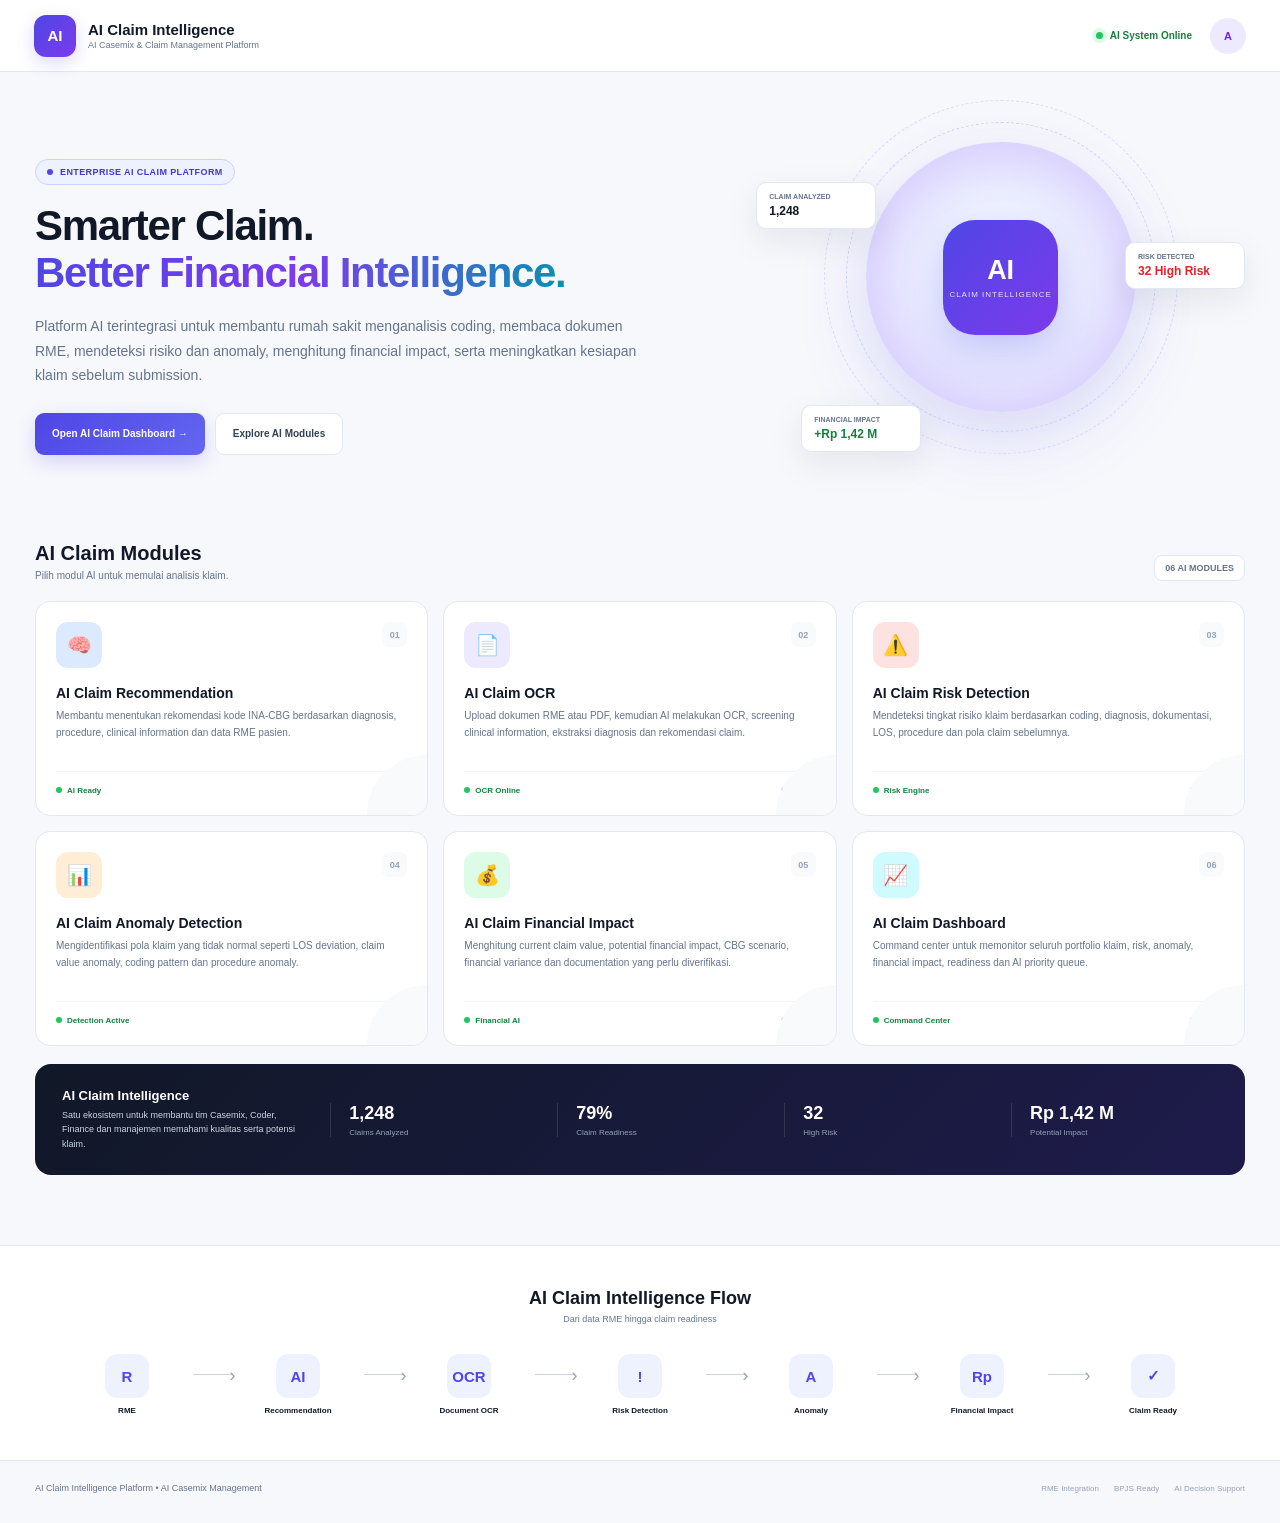
<file: casemix.html>
<!doctype html>
<html lang="id">
  <head>
    <meta charset="UTF-8" />

    <meta name="viewport" content="width=device-width, initial-scale=1.0" />

    <title>AI Claim Intelligence</title>

    <style>
      /* =========================================================
   ROOT
========================================================= */

      :root {
        --primary: #4f46e5;
        --primary-dark: #4338ca;

        --blue: #2563eb;
        --cyan: #0891b2;
        --purple: #7c3aed;

        --success: #16a34a;
        --warning: #d97706;
        --danger: #dc2626;

        --dark: #111827;
        --text: #334155;
        --muted: #64748b;

        --border: #e2e8f0;

        --bg: #f7f8fc;

        --white: #ffffff;
      }

      /* =========================================================
   RESET
========================================================= */

      * {
        box-sizing: border-box;
      }

      html {
        scroll-behavior: smooth;
      }

      body {
        margin: 0;

        font-family:
          Inter,
          -apple-system,
          BlinkMacSystemFont,
          "Segoe UI",
          Arial,
          sans-serif;

        background: var(--bg);

        color: var(--text);
      }

      /* =========================================================
   HEADER
========================================================= */

      .header {
        height: 72px;

        background: rgba(255, 255, 255, 0.94);

        backdrop-filter: blur(15px);

        border-bottom: 1px solid var(--border);

        display: flex;

        align-items: center;

        justify-content: space-between;

        padding: 0 34px;

        position: sticky;

        top: 0;

        z-index: 100;
      }

      .brand {
        display: flex;

        align-items: center;

        gap: 12px;
      }

      .logo {
        width: 42px;

        height: 42px;

        border-radius: 12px;

        background: linear-gradient(135deg, #4f46e5, #7c3aed);

        display: flex;

        align-items: center;

        justify-content: center;

        color: white;

        font-size: 15px;

        font-weight: 850;

        box-shadow: 0 6px 18px rgba(79, 70, 229, 0.2);
      }

      .brand-title {
        font-size: 15px;

        font-weight: 800;

        color: var(--dark);
      }

      .brand-sub {
        font-size: 9px;

        color: var(--muted);

        margin-top: 2px;
      }

      .header-right {
        display: flex;

        align-items: center;

        gap: 18px;
      }

      .system-status {
        display: flex;

        align-items: center;

        gap: 7px;

        font-size: 10px;

        font-weight: 700;

        color: #15803d;
      }

      .status-dot {
        width: 7px;

        height: 7px;

        border-radius: 50%;

        background: #22c55e;

        box-shadow: 0 0 0 4px #dcfce7;
      }

      .user {
        width: 36px;

        height: 36px;

        border-radius: 50%;

        background: #ede9fe;

        color: #6d28d9;

        display: flex;

        align-items: center;

        justify-content: center;

        font-size: 11px;

        font-weight: 800;
      }

      /* =========================================================
   HERO
========================================================= */

      .hero {
        max-width: 1500px;

        margin: auto;

        padding: 70px 35px 50px;

        display: grid;

        grid-template-columns:
          1.15fr
          0.85fr;

        gap: 60px;

        align-items: center;
      }

      .hero-content {
        max-width: 700px;
      }

      .badge {
        display: inline-flex;

        align-items: center;

        gap: 7px;

        padding: 7px 11px;

        border-radius: 20px;

        background: #eef2ff;

        border: 1px solid #c7d2fe;

        color: #4338ca;

        font-size: 9px;

        font-weight: 800;

        letter-spacing: 0.4px;

        margin-bottom: 17px;
      }

      .badge-dot {
        width: 6px;

        height: 6px;

        background: #4f46e5;

        border-radius: 50%;
      }

      .hero h1 {
        margin: 0;

        font-size: 42px;

        line-height: 1.12;

        letter-spacing: -1.3px;

        color: var(--dark);
      }

      .hero h1 span {
        background: linear-gradient(90deg, #4f46e5, #7c3aed, #0891b2);

        -webkit-background-clip: text;

        -webkit-text-fill-color: transparent;
      }

      .hero p {
        max-width: 620px;

        margin: 18px 0 0;

        font-size: 14px;

        line-height: 1.75;

        color: var(--muted);
      }

      .hero-actions {
        display: flex;

        gap: 10px;

        margin-top: 25px;
      }

      .btn {
        height: 42px;

        padding: 0 17px;

        border-radius: 9px;

        font-size: 10px;

        font-weight: 750;

        cursor: pointer;

        border: none;
      }

      .btn-primary {
        color: white;

        background: linear-gradient(135deg, #4f46e5, #6366f1);

        box-shadow: 0 7px 20px rgba(79, 70, 229, 0.2);
      }

      .btn-outline {
        background: white;

        color: var(--text);

        border: 1px solid var(--border);
      }

      /* =========================================================
   HERO VISUAL
========================================================= */

      .hero-visual {
        position: relative;

        min-height: 330px;
      }

      .ai-orb {
        width: 270px;

        height: 270px;

        border-radius: 50%;

        margin: auto;

        position: relative;

        display: flex;

        align-items: center;

        justify-content: center;

        background: radial-gradient(
          circle at center,
          #ffffff 0%,
          #eef2ff 38%,
          #ddd6fe 68%,
          #c7d2fe 100%
        );

        box-shadow: 0 25px 70px rgba(79, 70, 229, 0.18);
      }

      .ai-orb::before {
        content: "";

        position: absolute;

        inset: -20px;

        border-radius: 50%;

        border: 1px dashed #c7d2fe;

        animation: rotate 18s linear infinite;
      }

      .ai-orb::after {
        content: "";

        position: absolute;

        inset: -42px;

        border-radius: 50%;

        border: 1px dashed #ddd6fe;

        animation: rotate-reverse 24s linear infinite;
      }

      .orb-center {
        width: 115px;

        height: 115px;

        border-radius: 32px;

        background: linear-gradient(135deg, #4f46e5, #7c3aed);

        color: white;

        display: flex;

        flex-direction: column;

        align-items: center;

        justify-content: center;

        box-shadow: 0 15px 40px rgba(79, 70, 229, 0.3);

        position: relative;

        z-index: 2;
      }

      .orb-ai {
        font-size: 27px;

        font-weight: 900;
      }

      .orb-label {
        margin-top: 4px;

        font-size: 8px;

        opacity: 0.85;

        letter-spacing: 1px;
      }

      @keyframes rotate {
        to {
          transform: rotate(360deg);
        }
      }

      @keyframes rotate-reverse {
        to {
          transform: rotate(-360deg);
        }
      }

      /* =========================================================
   FLOATING INFO
========================================================= */

      .float-card {
        position: absolute;

        background: white;

        border: 1px solid var(--border);

        border-radius: 10px;

        padding: 10px 12px;

        box-shadow: 0 12px 35px rgba(15, 23, 42, 0.08);

        min-width: 120px;
      }

      .float-card.one {
        left: 0;

        top: 40px;
      }

      .float-card.two {
        right: 0;

        top: 100px;
      }

      .float-card.three {
        left: 45px;

        bottom: 20px;
      }

      .float-label {
        font-size: 7px;

        color: var(--muted);

        font-weight: 700;
      }

      .float-value {
        margin-top: 4px;

        font-size: 12px;

        font-weight: 850;

        color: var(--dark);
      }

      .float-value.green {
        color: #15803d;
      }

      .float-value.red {
        color: #dc2626;
      }

      /* =========================================================
   SECTION
========================================================= */

      .section {
        max-width: 1500px;

        margin: auto;

        padding: 20px 35px 70px;
      }

      .section-heading {
        display: flex;

        align-items: flex-end;

        justify-content: space-between;

        margin-bottom: 20px;
      }

      .section-title {
        font-size: 20px;

        font-weight: 800;

        color: var(--dark);
      }

      .section-subtitle {
        margin-top: 5px;

        font-size: 10px;

        color: var(--muted);
      }

      .module-count {
        padding: 7px 10px;

        background: white;

        border: 1px solid var(--border);

        border-radius: 8px;

        font-size: 9px;

        color: var(--muted);

        font-weight: 700;
      }

      /* =========================================================
   MODULE GRID
========================================================= */

      .module-grid {
        display: grid;

        grid-template-columns: repeat(3, 1fr);

        gap: 15px;
      }

      /* =========================================================
   MODULE CARD
========================================================= */

      .module-card {
        background: white;

        border: 1px solid var(--border);

        border-radius: 15px;

        padding: 20px;

        cursor: pointer;

        position: relative;

        overflow: hidden;

        transition:
          transform 0.18s ease,
          box-shadow 0.18s ease,
          border-color 0.18s ease;
      }

      .module-card:hover {
        transform: translateY(-4px);

        border-color: #c7d2fe;

        box-shadow: 0 16px 40px rgba(15, 23, 42, 0.09);
      }

      .module-card::after {
        content: "";

        position: absolute;

        width: 120px;

        height: 120px;

        border-radius: 50%;

        right: -60px;

        bottom: -60px;

        background: #f8fafc;
      }

      .module-top {
        display: flex;

        align-items: flex-start;

        justify-content: space-between;
      }

      .module-icon {
        width: 46px;

        height: 46px;

        border-radius: 12px;

        display: flex;

        align-items: center;

        justify-content: center;

        font-size: 20px;
      }

      .icon-blue {
        background: #dbeafe;

        color: #2563eb;
      }

      .icon-purple {
        background: #ede9fe;

        color: #7c3aed;
      }

      .icon-red {
        background: #fee2e2;

        color: #dc2626;
      }

      .icon-orange {
        background: #ffedd5;

        color: #ea580c;
      }

      .icon-green {
        background: #dcfce7;

        color: #16a34a;
      }

      .icon-cyan {
        background: #cffafe;

        color: #0891b2;
      }

      .module-number {
        width: 25px;

        height: 25px;

        border-radius: 7px;

        background: #f8fafc;

        color: #94a3b8;

        display: flex;

        align-items: center;

        justify-content: center;

        font-size: 9px;

        font-weight: 800;
      }

      .module-title {
        margin-top: 17px;

        font-size: 14px;

        font-weight: 800;

        color: var(--dark);
      }

      .module-description {
        margin-top: 7px;

        min-height: 45px;

        font-size: 10px;

        line-height: 1.65;

        color: var(--muted);
      }

      .module-meta {
        display: flex;

        align-items: center;

        justify-content: space-between;

        margin-top: 18px;

        padding-top: 13px;

        border-top: 1px solid #f1f5f9;
      }

      .module-status {
        display: flex;

        align-items: center;

        gap: 5px;

        font-size: 8px;

        color: #15803d;

        font-weight: 700;
      }

      .module-status-dot {
        width: 6px;

        height: 6px;

        border-radius: 50%;

        background: #22c55e;
      }

      .module-open {
        font-size: 9px;

        color: #4f46e5;

        font-weight: 800;
      }

      /* =========================================================
   FEATURE STRIP
========================================================= */

      .feature-strip {
        margin-top: 18px;

        background: linear-gradient(135deg, #111827, #1e1b4b);

        border-radius: 16px;

        padding: 24px 27px;

        color: white;

        display: grid;

        grid-template-columns:
          1.2fr
          repeat(4, 1fr);

        gap: 20px;

        align-items: center;
      }

      .feature-title {
        font-size: 13px;

        font-weight: 800;
      }

      .feature-text {
        margin-top: 5px;

        font-size: 9px;

        line-height: 1.6;

        color: #cbd5e1;
      }

      .feature-item {
        border-left: 1px solid rgba(255, 255, 255, 0.12);

        padding-left: 18px;
      }

      .feature-value {
        font-size: 18px;

        font-weight: 850;
      }

      .feature-label {
        margin-top: 4px;

        font-size: 8px;

        color: #94a3b8;
      }

      /* =========================================================
   FLOW
========================================================= */

      .flow-section {
        background: white;

        border-top: 1px solid var(--border);

        border-bottom: 1px solid var(--border);
      }

      .flow {
        max-width: 1500px;

        margin: auto;

        padding: 42px 35px 45px;
      }

      .flow-title {
        text-align: center;

        font-size: 18px;

        font-weight: 800;

        color: var(--dark);
      }

      .flow-subtitle {
        text-align: center;

        margin-top: 5px;

        font-size: 9px;

        color: var(--muted);
      }

      .flow-line {
        margin-top: 30px;

        display: flex;

        align-items: center;

        justify-content: center;
      }

      .flow-item {
        display: flex;

        flex-direction: column;

        align-items: center;

        min-width: 125px;
      }

      .flow-icon {
        width: 44px;

        height: 44px;

        border-radius: 12px;

        display: flex;

        align-items: center;

        justify-content: center;

        background: #eef2ff;

        color: #4f46e5;

        font-size: 15px;

        font-weight: 800;
      }

      .flow-name {
        margin-top: 8px;

        font-size: 8px;

        font-weight: 750;

        color: var(--dark);

        text-align: center;
      }

      .flow-arrow {
        width: 40px;

        height: 1px;

        background: #cbd5e1;

        position: relative;

        margin: 0 3px 20px;
      }

      .flow-arrow::after {
        content: "›";

        position: absolute;

        right: -3px;

        top: -9px;

        color: #94a3b8;

        font-size: 18px;
      }

      /* =========================================================
   FOOTER
========================================================= */

      .footer {
        max-width: 1500px;

        margin: auto;

        padding: 22px 35px 30px;

        display: flex;

        justify-content: space-between;

        align-items: center;
      }

      .footer-left {
        font-size: 9px;

        color: var(--muted);
      }

      .footer-right {
        display: flex;

        gap: 15px;

        font-size: 8px;

        color: #94a3b8;
      }

      /* =========================================================
   RESPONSIVE
========================================================= */

      @media (max-width: 1100px) {
        .hero {
          grid-template-columns: 1fr;

          gap: 20px;
        }

        .hero-content {
          max-width: 850px;
        }

        .hero-visual {
          min-height: 300px;
        }

        .module-grid {
          grid-template-columns: repeat(2, 1fr);
        }

        .feature-strip {
          grid-template-columns:
            1fr
            1fr
            1fr;
        }

        .feature-title {
          grid-column: 1 / -1;
        }
      }

      @media (max-width: 750px) {
        .header {
          padding: 0 17px;
        }

        .system-status {
          display: none;
        }

        .hero {
          padding: 45px 20px 35px;
        }

        .hero h1 {
          font-size: 32px;
        }

        .hero p {
          font-size: 12px;
        }

        .section {
          padding: 20px 45px;
        }

        .module-grid {
          grid-template-columns: 1fr;
        }

        .feature-strip {
          grid-template-columns:
            1fr
            1fr;
        }

        .flow {
          padding: 35px 15px;

          overflow-x: auto;
        }

        .flow-line {
          width: 850px;
        }

        .float-card {
          display: none;
        }

        .footer {
          padding: 20px;

          flex-direction: column;

          align-items: flex-start;

          gap: 8px;
        }
      }

      @media (max-width: 450px) {
        .hero h1 {
          font-size: 28px;
        }

        .hero-actions {
          flex-direction: column;
        }

        .btn {
          width: 100%;
        }

        .feature-strip {
          grid-template-columns: 1fr;
        }
      }
    </style>
  </head>

  <body>
    <!-- =========================================================
     HEADER
========================================================= -->

    <header class="header">
      <div class="brand">
        <div class="logo">AI</div>

        <div>
          <div class="brand-title">AI Claim Intelligence</div>

          <div class="brand-sub">AI Casemix & Claim Management Platform</div>
        </div>
      </div>

      <div class="header-right">
        <div class="system-status">
          <span class="status-dot"></span>

          AI System Online
        </div>

        <div class="user">A</div>
      </div>
    </header>

    <!-- =========================================================
     HERO
========================================================= -->

    <section class="hero">
      <div class="hero-content">
        <div class="badge">
          <span class="badge-dot"></span>

          ENTERPRISE AI CLAIM PLATFORM
        </div>

        <h1>
          Smarter Claim.

          <br />

          <span> Better Financial Intelligence. </span>
        </h1>

        <p>
          Platform AI terintegrasi untuk membantu rumah sakit menganalisis
          coding, membaca dokumen RME, mendeteksi risiko dan anomaly, menghitung
          financial impact, serta meningkatkan kesiapan klaim sebelum
          submission.
        </p>

        <div class="hero-actions">
          <button class="btn btn-primary" onclick="openDashboard()">
            Open AI Claim Dashboard →
          </button>

          <button class="btn btn-outline" onclick="scrollModules()">
            Explore AI Modules
          </button>
        </div>
      </div>

      <!-- =====================================================
         HERO VISUAL
    ====================================================== -->

      <div class="hero-visual">
        <div class="ai-orb">
          <div class="orb-center">
            <div class="orb-ai">AI</div>

            <div class="orb-label">CLAIM INTELLIGENCE</div>
          </div>
        </div>

        <!-- FLOAT 1 -->

        <div class="float-card one">
          <div class="float-label">CLAIM ANALYZED</div>

          <div class="float-value">1,248</div>
        </div>

        <!-- FLOAT 2 -->

        <div class="float-card two">
          <div class="float-label">RISK DETECTED</div>

          <div class="float-value red">32 High Risk</div>
        </div>

        <!-- FLOAT 3 -->

        <div class="float-card three">
          <div class="float-label">FINANCIAL IMPACT</div>

          <div class="float-value green">+Rp 1,42 M</div>
        </div>
      </div>
    </section>

    <!-- =========================================================
     MODULE SECTION
========================================================= -->

    <section class="section" id="modules">
      <div class="section-heading">
        <div>
          <div class="section-title">AI Claim Modules</div>

          <div class="section-subtitle">
            Pilih modul AI untuk memulai analisis klaim.
          </div>
        </div>

        <div class="module-count">06 AI MODULES</div>
      </div>

      <div class="module-grid">
        <!-- =================================================
             01 RECOMMENDATION
        ================================================== -->

        <div
          class="module-card"
          onclick="openPage('ai-claim-recommendation.html')"
        >
          <div class="module-top">
            <div class="module-icon icon-blue">🧠</div>

            <div class="module-number">01</div>
          </div>

          <div class="module-title">AI Claim Recommendation</div>

          <div class="module-description">
            Membantu menentukan rekomendasi kode INA-CBG berdasarkan diagnosis,
            procedure, clinical information dan data RME pasien.
          </div>

          <div class="module-meta">
            <div class="module-status">
              <span class="module-status-dot"> </span>

              AI Ready
            </div>

            <div class="module-open">Open →</div>
          </div>
        </div>

        <!-- =================================================
             02 OCR
        ================================================== -->

        <div class="module-card" onclick="openPage('ai-claim-ocr.html')">
          <div class="module-top">
            <div class="module-icon icon-purple">📄</div>

            <div class="module-number">02</div>
          </div>

          <div class="module-title">AI Claim OCR</div>

          <div class="module-description">
            Upload dokumen RME atau PDF, kemudian AI melakukan OCR, screening
            clinical information, ekstraksi diagnosis dan rekomendasi claim.
          </div>

          <div class="module-meta">
            <div class="module-status">
              <span class="module-status-dot"> </span>

              OCR Online
            </div>

            <div class="module-open">Open →</div>
          </div>
        </div>

        <!-- =================================================
             03 RISK
        ================================================== -->

        <div
          class="module-card"
          onclick="openPage('ai-claim-risk-detection.html')"
        >
          <div class="module-top">
            <div class="module-icon icon-red">⚠️</div>

            <div class="module-number">03</div>
          </div>

          <div class="module-title">AI Claim Risk Detection</div>

          <div class="module-description">
            Mendeteksi tingkat risiko klaim berdasarkan coding, diagnosis,
            dokumentasi, LOS, procedure dan pola claim sebelumnya.
          </div>

          <div class="module-meta">
            <div class="module-status">
              <span class="module-status-dot"> </span>

              Risk Engine
            </div>

            <div class="module-open">Open →</div>
          </div>
        </div>

        <!-- =================================================
             04 ANOMALY
        ================================================== -->

        <div
          class="module-card"
          onclick="openPage('ai-claim-anomaly-detection.html')"
        >
          <div class="module-top">
            <div class="module-icon icon-orange">📊</div>

            <div class="module-number">04</div>
          </div>

          <div class="module-title">AI Claim Anomaly Detection</div>

          <div class="module-description">
            Mengidentifikasi pola klaim yang tidak normal seperti LOS deviation,
            claim value anomaly, coding pattern dan procedure anomaly.
          </div>

          <div class="module-meta">
            <div class="module-status">
              <span class="module-status-dot"> </span>

              Detection Active
            </div>

            <div class="module-open">Open →</div>
          </div>
        </div>

        <!-- =================================================
             05 FINANCIAL
        ================================================== -->

        <div
          class="module-card"
          onclick="openPage('ai-claim-financial-impact.html')"
        >
          <div class="module-top">
            <div class="module-icon icon-green">💰</div>

            <div class="module-number">05</div>
          </div>

          <div class="module-title">AI Claim Financial Impact</div>

          <div class="module-description">
            Menghitung current claim value, potential financial impact, CBG
            scenario, financial variance dan documentation yang perlu
            diverifikasi.
          </div>

          <div class="module-meta">
            <div class="module-status">
              <span class="module-status-dot"> </span>

              Financial AI
            </div>

            <div class="module-open">Open →</div>
          </div>
        </div>

        <!-- =================================================
             06 DASHBOARD
        ================================================== -->

        <div class="module-card" onclick="openPage('ai-claim-dashboard.html')">
          <div class="module-top">
            <div class="module-icon icon-cyan">📈</div>

            <div class="module-number">06</div>
          </div>

          <div class="module-title">AI Claim Dashboard</div>

          <div class="module-description">
            Command center untuk memonitor seluruh portfolio klaim, risk,
            anomaly, financial impact, readiness dan AI priority queue.
          </div>

          <div class="module-meta">
            <div class="module-status">
              <span class="module-status-dot"> </span>

              Command Center
            </div>

            <div class="module-open">Open →</div>
          </div>
        </div>
      </div>

      <!-- =====================================================
         FEATURE STRIP
    ====================================================== -->

      <div class="feature-strip">
        <div>
          <div class="feature-title">AI Claim Intelligence</div>

          <div class="feature-text">
            Satu ekosistem untuk membantu tim Casemix, Coder, Finance dan
            manajemen memahami kualitas serta potensi klaim.
          </div>
        </div>

        <div class="feature-item">
          <div class="feature-value">1,248</div>

          <div class="feature-label">Claims Analyzed</div>
        </div>

        <div class="feature-item">
          <div class="feature-value">79%</div>

          <div class="feature-label">Claim Readiness</div>
        </div>

        <div class="feature-item">
          <div class="feature-value">32</div>

          <div class="feature-label">High Risk</div>
        </div>

        <div class="feature-item">
          <div class="feature-value">Rp 1,42 M</div>

          <div class="feature-label">Potential Impact</div>
        </div>
      </div>
    </section>

    <!-- =========================================================
     FLOW SECTION
========================================================= -->

    <section class="flow-section">
      <div class="flow">
        <div class="flow-title">AI Claim Intelligence Flow</div>

        <div class="flow-subtitle">Dari data RME hingga claim readiness</div>

        <div class="flow-line">
          <div class="flow-item">
            <div class="flow-icon">R</div>

            <div class="flow-name">RME</div>
          </div>

          <div class="flow-arrow"></div>

          <div class="flow-item">
            <div class="flow-icon">AI</div>

            <div class="flow-name">Recommendation</div>
          </div>

          <div class="flow-arrow"></div>

          <div class="flow-item">
            <div class="flow-icon">OCR</div>

            <div class="flow-name">Document OCR</div>
          </div>

          <div class="flow-arrow"></div>

          <div class="flow-item">
            <div class="flow-icon">!</div>

            <div class="flow-name">Risk Detection</div>
          </div>

          <div class="flow-arrow"></div>

          <div class="flow-item">
            <div class="flow-icon">A</div>

            <div class="flow-name">Anomaly</div>
          </div>

          <div class="flow-arrow"></div>

          <div class="flow-item">
            <div class="flow-icon">Rp</div>

            <div class="flow-name">Financial Impact</div>
          </div>

          <div class="flow-arrow"></div>

          <div class="flow-item">
            <div class="flow-icon">✓</div>

            <div class="flow-name">Claim Ready</div>
          </div>
        </div>
      </div>
    </section>

    <!-- =========================================================
     FOOTER
========================================================= -->

    <footer class="footer">
      <div class="footer-left">
        AI Claim Intelligence Platform • AI Casemix Management
      </div>

      <div class="footer-right">
        <span> RME Integration </span>

        <span> BPJS Ready </span>

        <span> AI Decision Support </span>
      </div>
    </footer>

    <script>
      /* =========================================================
   PAGE ROUTER
========================================================= */

      function openPage(page) {
        window.location.href = page;
      }

      /* =========================================================
   DASHBOARD
========================================================= */

      function openDashboard() {
        window.location.href = "ai-claim-dashboard.html";
      }

      /* =========================================================
   SCROLL MODULE
========================================================= */

      function scrollModules() {
        document.getElementById("modules").scrollIntoView({
          behavior: "smooth",
        });
      }
    </script>
  </body>
</html>
</file>
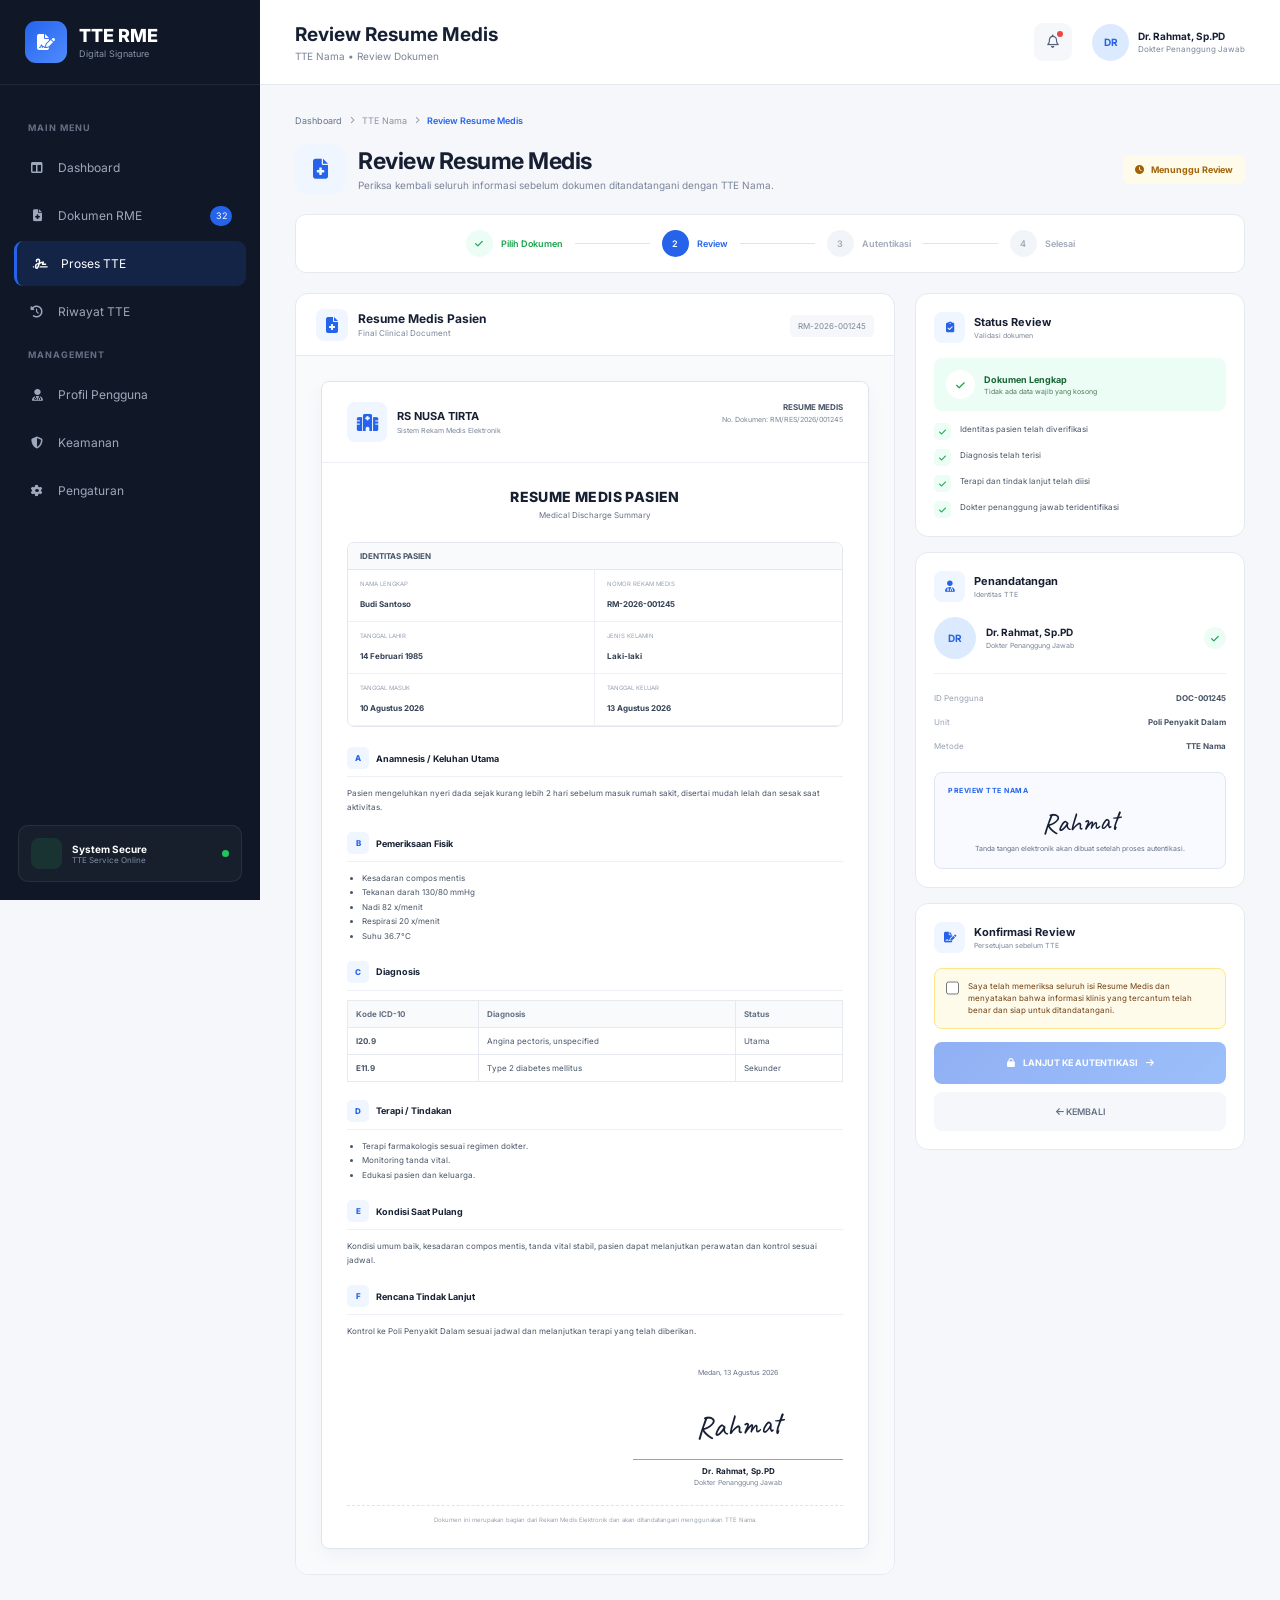
<file: tte-nama-review.html>
<!doctype html>
<html lang="id">
  <head>
    <meta charset="UTF-8" />
    <meta name="viewport" content="width=device-width, initial-scale=1.0" />

    <title>Review Resume Medis - TTE Nama</title>

    <link rel="preconnect" href="https://fonts.googleapis.com" />
    <link rel="preconnect" href="https://fonts.gstatic.com" crossorigin />

    <link
      href="https://fonts.googleapis.com/css2?family=Inter:wght@400;500;600;700;800&family=Caveat:wght@500;600&display=swap"
      rel="stylesheet"
    />

    <link
      rel="stylesheet"
      href="https://cdnjs.cloudflare.com/ajax/libs/font-awesome/6.5.2/css/all.min.css"
    />

    <style>
      :root {
        --primary: #2563eb;
        --primary-dark: #1d4ed8;

        --text: #172033;
        --text-soft: #475467;
        --muted: #7a8699;

        --background: #f5f7fb;
        --white: #ffffff;

        --border: #e5eaf1;

        --success: #16a34a;
        --success-bg: #ecfdf5;

        --warning: #f59e0b;
        --warning-bg: #fffbeb;

        --danger: #ef4444;

        --sidebar: #101827;

        --shadow: 0 10px 30px rgba(31, 52, 88, 0.06);
      }

      * {
        margin: 0;
        padding: 0;
        box-sizing: border-box;
      }

      body {
        font-family: "Inter", sans-serif;
        background: var(--background);
        color: var(--text);
        min-height: 100vh;
      }

      button {
        font-family: inherit;
        cursor: pointer;
        border: none;
      }

      a {
        text-decoration: none;
      }

      /* =====================================================
           APP
        ===================================================== */

      .app {
        min-height: 100vh;
      }

      /* =====================================================
           SIDEBAR
        ===================================================== */

      .sidebar {
        width: 260px;

        position: fixed;

        inset: 0 auto 0 0;

        background: var(--sidebar);

        color: white;

        display: flex;
        flex-direction: column;

        z-index: 1000;
      }

      .brand {
        height: 85px;

        padding: 0 25px;

        display: flex;
        align-items: center;

        gap: 12px;

        border-bottom: 1px solid rgba(255, 255, 255, 0.07);
      }

      .brand-icon {
        width: 42px;
        height: 42px;

        border-radius: 11px;

        background: linear-gradient(135deg, #2563eb, #4f8cff);

        display: flex;
        align-items: center;
        justify-content: center;
      }

      .brand h2 {
        font-size: 18px;
        font-weight: 800;
      }

      .brand span {
        display: block;

        font-size: 9px;

        color: #8793a7;

        margin-top: 2px;
      }

      .navigation {
        padding: 25px 14px;
      }

      .nav-label {
        font-size: 9px;

        color: #667085;

        font-weight: 700;

        letter-spacing: 1px;

        padding: 12px 14px 9px;
      }

      .nav-item {
        height: 45px;

        display: flex;
        align-items: center;

        gap: 12px;

        padding: 0 14px;

        margin: 3px 0;

        border-radius: 9px;

        color: #9da8bb;

        font-size: 12px;
      }

      .nav-item:hover,
      .nav-item.active {
        color: white;

        background: rgba(37, 99, 235, 0.16);
      }

      .nav-item.active {
        border-left: 3px solid var(--primary);
      }

      .nav-item i {
        width: 18px;

        text-align: center;
      }

      .nav-badge {
        margin-left: auto;

        background: var(--primary);

        color: white;

        min-width: 22px;
        height: 20px;

        border-radius: 10px;

        display: flex;

        align-items: center;
        justify-content: center;

        font-size: 9px;
      }

      .sidebar-footer {
        margin-top: auto;

        padding: 18px;
      }

      .security-status {
        border: 1px solid rgba(255, 255, 255, 0.08);

        background: rgba(255, 255, 255, 0.03);

        border-radius: 10px;

        padding: 12px;

        display: flex;

        align-items: center;

        gap: 10px;
      }

      .status-icon {
        width: 31px;
        height: 31px;

        border-radius: 8px;

        background: rgba(34, 197, 94, 0.12);

        color: #4ade80;

        display: flex;
        align-items: center;
        justify-content: center;
      }

      .security-status strong {
        display: block;

        font-size: 10px;
      }

      .security-status span {
        display: block;

        font-size: 8px;

        color: #7f8a9d;
      }

      .online-dot {
        width: 7px;
        height: 7px;

        border-radius: 50%;

        background: #22c55e;

        margin-left: auto;
      }

      /* =====================================================
           MAIN
        ===================================================== */

      .main {
        margin-left: 260px;

        width: calc(100% - 260px);

        min-height: 100vh;
      }

      /* =====================================================
           TOPBAR
        ===================================================== */

      .topbar {
        height: 85px;

        background: white;

        border-bottom: 1px solid var(--border);

        display: flex;

        align-items: center;
        justify-content: space-between;

        padding: 0 35px;

        position: sticky;

        top: 0;

        z-index: 100;
      }

      .page-title h1 {
        font-size: 19px;
      }

      .page-title p {
        font-size: 10px;

        color: var(--muted);

        margin-top: 4px;
      }

      .top-actions {
        display: flex;

        align-items: center;

        gap: 20px;
      }

      .notification {
        width: 38px;
        height: 38px;

        border-radius: 9px;

        background: #f5f7fa;

        color: #536075;

        position: relative;

        display: flex;

        align-items: center;
        justify-content: center;
      }

      .notification-dot {
        width: 6px;
        height: 6px;

        border-radius: 50%;

        background: var(--danger);

        position: absolute;

        top: 8px;
        right: 9px;
      }

      .user {
        display: flex;

        align-items: center;

        gap: 9px;
      }

      .avatar {
        width: 37px;
        height: 37px;

        border-radius: 50%;

        background: #dbeafe;

        color: var(--primary);

        display: flex;

        align-items: center;
        justify-content: center;

        font-size: 10px;

        font-weight: 700;
      }

      .user strong {
        display: block;

        font-size: 10px;
      }

      .user span {
        display: block;

        font-size: 8px;

        color: var(--muted);

        margin-top: 2px;
      }

      /* =====================================================
           CONTENT
        ===================================================== */

      .content {
        padding: 30px 35px 50px;
      }

      /* =====================================================
           BREADCRUMB
        ===================================================== */

      .breadcrumb {
        display: flex;

        align-items: center;

        gap: 8px;

        font-size: 9px;

        color: #8993a3;

        margin-bottom: 18px;
      }

      .breadcrumb a {
        color: #64748b;
      }

      .breadcrumb i {
        font-size: 7px;
      }

      .breadcrumb .current {
        color: var(--primary);

        font-weight: 600;
      }

      /* =====================================================
           PAGE HEADER
        ===================================================== */

      .page-header {
        display: flex;

        justify-content: space-between;

        align-items: center;

        margin-bottom: 20px;
      }

      .header-left {
        display: flex;

        align-items: center;

        gap: 13px;
      }

      .header-icon {
        width: 50px;
        height: 50px;

        border-radius: 12px;

        background: #eff6ff;

        color: var(--primary);

        display: flex;

        align-items: center;
        justify-content: center;

        font-size: 20px;
      }

      .header-text h2 {
        font-size: 23px;

        letter-spacing: -0.5px;
      }

      .header-text p {
        font-size: 10px;

        color: var(--muted);

        margin-top: 4px;
      }

      .review-status {
        display: inline-flex;

        align-items: center;

        gap: 7px;

        padding: 9px 12px;

        background: var(--warning-bg);

        color: #a16207;

        border-radius: 7px;

        font-size: 9px;

        font-weight: 700;
      }

      /* =====================================================
           PROGRESS
        ===================================================== */

      .progress-card {
        background: white;

        border: 1px solid var(--border);

        border-radius: 11px;

        padding: 15px 20px;

        margin-bottom: 20px;
      }

      .progress {
        display: flex;

        align-items: center;

        justify-content: center;
      }

      .step {
        display: flex;

        align-items: center;

        gap: 8px;

        color: #a0a9b7;

        font-size: 9px;

        font-weight: 600;
      }

      .step-circle {
        width: 27px;
        height: 27px;

        border-radius: 50%;

        display: flex;

        align-items: center;
        justify-content: center;

        background: #f1f4f8;

        font-size: 9px;
      }

      .step.done {
        color: var(--success);
      }

      .step.done .step-circle {
        background: var(--success-bg);

        color: var(--success);
      }

      .step.active {
        color: var(--primary);
      }

      .step.active .step-circle {
        background: var(--primary);

        color: white;
      }

      .step-line {
        width: 75px;

        height: 1px;

        background: #dfe4eb;

        margin: 0 12px;
      }

      /* =====================================================
           GRID
        ===================================================== */

      .review-grid {
        display: grid;

        grid-template-columns:
          minmax(0, 1fr)
          330px;

        gap: 20px;

        align-items: start;
      }

      /* =====================================================
           DOCUMENT
        ===================================================== */

      .document-panel {
        background: white;

        border: 1px solid var(--border);

        border-radius: 13px;

        overflow: hidden;
      }

      .document-header {
        min-height: 62px;

        padding: 0 20px;

        border-bottom: 1px solid var(--border);

        display: flex;

        justify-content: space-between;

        align-items: center;
      }

      .document-header-left {
        display: flex;

        align-items: center;

        gap: 10px;
      }

      .document-icon {
        width: 32px;
        height: 32px;

        background: #eff6ff;

        color: var(--primary);

        border-radius: 8px;

        display: flex;

        align-items: center;
        justify-content: center;
      }

      .document-header h3 {
        font-size: 12px;
      }

      .document-header span {
        display: block;

        font-size: 8px;

        color: var(--muted);

        margin-top: 2px;
      }

      .document-id {
        font-size: 8px;

        color: #667085;

        background: #f5f7fa;

        padding: 6px 8px;

        border-radius: 5px;
      }

      /* =====================================================
           MEDICAL DOCUMENT
        ===================================================== */

      .medical-document {
        padding: 25px;

        background: #f8fafc;
      }

      .paper {
        background: white;

        border: 1px solid #dfe4eb;

        border-radius: 8px;

        box-shadow: 0 7px 20px rgba(31, 52, 88, 0.04);

        overflow: hidden;
      }

      .paper-header {
        padding: 20px 25px;

        border-bottom: 1px solid #edf0f4;

        display: flex;

        justify-content: space-between;

        align-items: flex-start;
      }

      .hospital {
        display: flex;

        align-items: center;

        gap: 10px;
      }

      .hospital-logo {
        width: 40px;
        height: 40px;

        border-radius: 8px;

        background: #eff6ff;

        color: var(--primary);

        display: flex;

        align-items: center;
        justify-content: center;

        font-size: 17px;
      }

      .hospital-text strong {
        display: block;

        font-size: 11px;
      }

      .hospital-text span {
        display: block;

        font-size: 7px;

        color: var(--muted);

        margin-top: 3px;
      }

      .document-meta {
        text-align: right;
      }

      .document-meta strong {
        display: block;

        font-size: 8px;

        color: #475467;
      }

      .document-meta span {
        display: block;

        font-size: 7px;

        color: var(--muted);

        margin-top: 3px;
      }

      .paper-body {
        padding: 25px;
      }

      .paper-title {
        text-align: center;

        font-size: 14px;

        font-weight: 800;

        letter-spacing: 0.4px;

        margin-bottom: 5px;
      }

      .paper-subtitle {
        text-align: center;

        font-size: 8px;

        color: #667085;

        margin-bottom: 22px;
      }

      /* PATIENT */

      .patient-box {
        border: 1px solid #e4e8ee;

        border-radius: 7px;

        overflow: hidden;

        margin-bottom: 20px;
      }

      .patient-title {
        padding: 8px 12px;

        background: #f8fafc;

        border-bottom: 1px solid #e4e8ee;

        font-size: 8px;

        font-weight: 700;

        color: #475467;
      }

      .patient-grid {
        display: grid;

        grid-template-columns: repeat(2, 1fr);
      }

      .patient-item {
        padding: 10px 12px;

        border-bottom: 1px solid #edf0f4;
      }

      .patient-item:nth-child(odd) {
        border-right: 1px solid #edf0f4;
      }

      .patient-item label {
        display: block;

        color: #98a2b3;

        font-size: 6px;

        margin-bottom: 4px;
      }

      .patient-item strong {
        font-size: 8px;

        color: #344054;
      }

      /* MEDICAL SECTIONS */

      .medical-section {
        margin-bottom: 18px;
      }

      .section-title {
        display: flex;

        align-items: center;

        gap: 7px;

        padding-bottom: 7px;

        border-bottom: 1px solid #edf0f4;

        margin-bottom: 9px;
      }

      .section-code {
        width: 22px;
        height: 22px;

        border-radius: 5px;

        background: #eff6ff;

        color: var(--primary);

        display: flex;

        align-items: center;
        justify-content: center;

        font-size: 8px;

        font-weight: 800;
      }

      .section-title strong {
        font-size: 9px;
      }

      .medical-text {
        color: #475467;

        font-size: 8px;

        line-height: 1.75;
      }

      .medical-list {
        margin-left: 15px;

        color: #475467;

        font-size: 8px;

        line-height: 1.8;
      }

      /* DIAGNOSIS */

      .diagnosis-table {
        width: 100%;

        border-collapse: collapse;

        font-size: 8px;
      }

      .diagnosis-table th {
        text-align: left;

        padding: 8px;

        background: #f8fafc;

        color: #667085;

        border: 1px solid #e6eaf0;
      }

      .diagnosis-table td {
        padding: 8px;

        border: 1px solid #e6eaf0;

        color: #475467;
      }

      .icd-code {
        color: var(--primary);

        font-weight: 700;
      }

      /* SIGNATURE */

      .paper-signature {
        margin-top: 30px;

        display: flex;

        justify-content: flex-end;
      }

      .signature-box {
        width: 210px;

        text-align: center;
      }

      .signature-location {
        font-size: 7px;

        color: #667085;

        margin-bottom: 12px;
      }

      .signature-space {
        height: 70px;

        position: relative;

        display: flex;

        align-items: center;

        justify-content: center;
      }

      /*
         * Contoh visual nama.
         * Dalam implementasi produksi sebaiknya berasal
         * dari identity/signature rendering yang tervalidasi.
         */

      .signature-name {
        font-family: "Caveat", cursive;

        font-size: 31px;

        color: #172033;

        transform: rotate(-4deg);
      }

      .signature-line {
        border-bottom: 1px solid #98a2b3;

        margin-bottom: 6px;
      }

      .signature-doctor {
        font-size: 8px;

        font-weight: 700;
      }

      .signature-role {
        font-size: 7px;

        color: var(--muted);

        margin-top: 2px;
      }

      .electronic-note {
        margin-top: 18px;

        padding-top: 10px;

        border-top: 1px dashed #dfe4eb;

        text-align: center;

        color: #98a2b3;

        font-size: 6px;
      }

      /* =====================================================
           RIGHT PANEL
        ===================================================== */

      .right-panel {
        display: flex;

        flex-direction: column;

        gap: 15px;
      }

      .side-card {
        background: white;

        border: 1px solid var(--border);

        border-radius: 13px;

        padding: 18px;
      }

      .side-title {
        display: flex;

        align-items: center;

        gap: 9px;

        margin-bottom: 15px;
      }

      .side-title-icon {
        width: 31px;
        height: 31px;

        background: #eff6ff;

        color: var(--primary);

        border-radius: 8px;

        display: flex;

        align-items: center;
        justify-content: center;

        font-size: 11px;
      }

      .side-title h3 {
        font-size: 11px;
      }

      .side-title span {
        display: block;

        font-size: 7px;

        color: var(--muted);

        margin-top: 2px;
      }

      /* DOCUMENT STATUS */

      .status-box {
        padding: 12px;

        border-radius: 8px;

        background: var(--success-bg);

        display: flex;

        align-items: center;

        gap: 9px;

        margin-bottom: 12px;
      }

      .status-box-icon {
        width: 29px;
        height: 29px;

        border-radius: 50%;

        background: white;

        color: var(--success);

        display: flex;

        align-items: center;
        justify-content: center;

        font-size: 10px;
      }

      .status-box strong {
        display: block;

        font-size: 9px;

        color: #166534;
      }

      .status-box span {
        display: block;

        font-size: 7px;

        color: #4d7c5c;

        margin-top: 2px;
      }

      /* CHECKLIST */

      .checklist {
        display: flex;

        flex-direction: column;

        gap: 9px;
      }

      .check-item {
        display: flex;

        align-items: flex-start;

        gap: 9px;

        font-size: 8px;

        color: #475467;

        line-height: 1.5;
      }

      .check-icon {
        width: 17px;
        height: 17px;

        flex-shrink: 0;

        border-radius: 5px;

        background: var(--success-bg);

        color: var(--success);

        display: flex;

        align-items: center;
        justify-content: center;

        font-size: 8px;
      }

      /* SIGNER */

      .signer {
        display: flex;

        align-items: center;

        gap: 10px;

        padding-bottom: 14px;

        border-bottom: 1px solid #edf0f4;

        margin-bottom: 12px;
      }

      .signer-avatar {
        width: 42px;
        height: 42px;

        border-radius: 50%;

        background: #dbeafe;

        color: var(--primary);

        display: flex;

        align-items: center;
        justify-content: center;

        font-size: 10px;

        font-weight: 700;
      }

      .signer strong {
        display: block;

        font-size: 10px;
      }

      .signer span {
        display: block;

        font-size: 7px;

        color: var(--muted);

        margin-top: 3px;
      }

      .verified {
        margin-left: auto;

        width: 22px;
        height: 22px;

        border-radius: 50%;

        background: var(--success-bg);

        color: var(--success);

        display: flex;

        align-items: center;
        justify-content: center;

        font-size: 9px;
      }

      .identity-row {
        display: flex;

        justify-content: space-between;

        gap: 10px;

        padding: 7px 0;

        font-size: 8px;
      }

      .identity-row span {
        color: #98a2b3;
      }

      .identity-row strong {
        color: #475467;

        text-align: right;
      }

      /* =====================================================
           TTE PREVIEW
        ===================================================== */

      .tte-preview {
        border: 1px solid #dfe6f1;

        border-radius: 8px;

        padding: 13px;

        background: #f8faff;

        margin-top: 14px;
      }

      .tte-preview-label {
        font-size: 7px;

        color: var(--primary);

        font-weight: 700;

        letter-spacing: 0.5px;

        margin-bottom: 9px;
      }

      .tte-name-display {
        font-family: "Caveat", cursive;

        font-size: 28px;

        color: #172033;

        text-align: center;

        transform: rotate(-3deg);

        margin: 5px 0;
      }

      .tte-caption {
        text-align: center;

        font-size: 7px;

        color: #667085;

        line-height: 1.5;
      }

      /* =====================================================
           APPROVAL
        ===================================================== */

      .approval-card {
        background: white;

        border: 1px solid var(--border);

        border-radius: 13px;

        padding: 18px;
      }

      .approval-check {
        display: flex;

        gap: 9px;

        padding: 11px;

        background: #fffbeb;

        border: 1px solid #fde68a;

        border-radius: 8px;

        margin-bottom: 13px;
      }

      .approval-check input {
        width: 14px;
        height: 14px;

        accent-color: var(--primary);

        margin-top: 1px;
      }

      .approval-check label {
        font-size: 8px;

        color: #713f12;

        line-height: 1.55;

        cursor: pointer;
      }

      .btn-primary {
        width: 100%;

        height: 42px;

        border-radius: 8px;

        background: linear-gradient(135deg, #2563eb, #3b82f6);

        color: white;

        font-size: 9px;

        font-weight: 700;

        display: flex;

        align-items: center;
        justify-content: center;

        gap: 8px;

        box-shadow: 0 6px 15px rgba(37, 99, 235, 0.16);
      }

      .btn-primary:disabled {
        opacity: 0.5;

        cursor: not-allowed;

        box-shadow: none;
      }

      .btn-secondary {
        width: 100%;

        height: 39px;

        margin-top: 8px;

        border-radius: 8px;

        background: #f5f7fa;

        color: #667085;

        font-size: 9px;

        font-weight: 600;
      }

      /* =====================================================
           MOBILE
        ===================================================== */

      .mobile-menu {
        display: none;
      }

      @media (max-width: 1150px) {
        .review-grid {
          grid-template-columns: 1fr;
        }

        .right-panel {
          display: grid;

          grid-template-columns: repeat(2, 1fr);
        }

        .approval-card {
          grid-column: 1 / -1;
        }
      }

      @media (max-width: 850px) {
        .sidebar {
          transform: translateX(-100%);

          transition: 0.3s;
        }

        .sidebar.open {
          transform: translateX(0);
        }

        .main {
          margin-left: 0;

          width: 100%;
        }

        .mobile-menu {
          display: flex;

          width: 36px;
          height: 36px;

          background: #f5f7fa;

          border-radius: 8px;

          align-items: center;
          justify-content: center;

          color: #536075;
        }

        .topbar {
          padding: 0 18px;
        }

        .page-title {
          margin-right: auto;
        }

        .page-title p {
          display: none;
        }

        .user div:not(.avatar) {
          display: none;
        }

        .content {
          padding: 20px;
        }

        .page-header {
          align-items: flex-start;

          flex-direction: column;

          gap: 13px;
        }

        .right-panel {
          display: flex;
        }

        .progress {
          overflow-x: auto;

          justify-content: flex-start;
        }

        .step {
          white-space: nowrap;
        }

        .step-line {
          width: 40px;

          min-width: 40px;
        }
      }

      @media (max-width: 550px) {
        .patient-grid {
          grid-template-columns: 1fr;
        }

        .patient-item:nth-child(odd) {
          border-right: none;
        }

        .paper-body {
          padding: 17px;
        }

        .medical-document {
          padding: 12px;
        }

        .paper-header {
          padding: 15px;
        }

        .top-actions {
          gap: 8px;
        }

        .notification {
          display: none;
        }
      }
    </style>
  </head>

  <body>
    <div class="app">
      <!-- =====================================================
         SIDEBAR
    ====================================================== -->

      <aside class="sidebar" id="sidebar">
        <div class="brand">
          <div class="brand-icon">
            <i class="fa-solid fa-file-signature"></i>
          </div>

          <div>
            <h2>TTE RME</h2>

            <span> Digital Signature </span>
          </div>
        </div>

        <nav class="navigation">
          <div class="nav-label">MAIN MENU</div>

          <a href="index.html" class="nav-item">
            <i class="fa-solid fa-table-columns"></i>

            <span> Dashboard </span>
          </a>

          <a href="dokumen-rme.html" class="nav-item">
            <i class="fa-solid fa-file-medical"></i>

            <span> Dokumen RME </span>

            <span class="nav-badge"> 32 </span>
          </a>

          <a href="#" class="nav-item active">
            <i class="fa-solid fa-signature"></i>

            <span> Proses TTE </span>
          </a>

          <a href="#" class="nav-item">
            <i class="fa-solid fa-clock-rotate-left"></i>

            <span> Riwayat TTE </span>
          </a>

          <div class="nav-label">MANAGEMENT</div>

          <a href="#" class="nav-item">
            <i class="fa-solid fa-user-doctor"></i>

            <span> Profil Pengguna </span>
          </a>

          <a href="#" class="nav-item">
            <i class="fa-solid fa-shield-halved"></i>

            <span> Keamanan </span>
          </a>

          <a href="#" class="nav-item">
            <i class="fa-solid fa-gear"></i>

            <span> Pengaturan </span>
          </a>
        </nav>

        <div class="sidebar-footer">
          <div class="security-status">
            <div class="status-icon">
              <i class="fa-solid fa-shield-check"></i>
            </div>

            <div>
              <strong> System Secure </strong>

              <span> TTE Service Online </span>
            </div>

            <span class="online-dot"></span>
          </div>
        </div>
      </aside>

      <!-- =====================================================
         MAIN
    ====================================================== -->

      <main class="main">
        <!-- TOPBAR -->

        <header class="topbar">
          <div class="mobile-menu" onclick="toggleSidebar()">
            <i class="fa-solid fa-bars"></i>
          </div>

          <div class="page-title">
            <h1>Review Resume Medis</h1>

            <p>TTE Nama • Review Dokumen</p>
          </div>

          <div class="top-actions">
            <button class="notification">
              <i class="fa-regular fa-bell"></i>

              <span class="notification-dot"></span>
            </button>

            <div class="user">
              <div class="avatar">DR</div>

              <div>
                <strong> Dr. Rahmat, Sp.PD </strong>

                <span> Dokter Penanggung Jawab </span>
              </div>
            </div>
          </div>
        </header>

        <!-- =================================================
             CONTENT
        ================================================== -->

        <section class="content">
          <!-- BREADCRUMB -->

          <div class="breadcrumb">
            <a href="index.html"> Dashboard </a>

            <i class="fa-solid fa-chevron-right"></i>

            <span> TTE Nama </span>

            <i class="fa-solid fa-chevron-right"></i>

            <span class="current"> Review Resume Medis </span>
          </div>

          <!-- HEADER -->

          <div class="page-header">
            <div class="header-left">
              <div class="header-icon">
                <i class="fa-solid fa-file-medical"></i>
              </div>

              <div class="header-text">
                <h2>Review Resume Medis</h2>

                <p>
                  Periksa kembali seluruh informasi sebelum dokumen
                  ditandatangani dengan TTE Nama.
                </p>
              </div>
            </div>

            <div class="review-status">
              <i class="fa-solid fa-clock"></i>

              Menunggu Review
            </div>
          </div>

          <!-- =================================================
                 PROGRESS
            ================================================== -->

          <div class="progress-card">
            <div class="progress">
              <div class="step done">
                <div class="step-circle">
                  <i class="fa-solid fa-check"></i>
                </div>

                <span> Pilih Dokumen </span>
              </div>

              <div class="step-line"></div>

              <div class="step active">
                <div class="step-circle">2</div>

                <span> Review </span>
              </div>

              <div class="step-line"></div>

              <div class="step">
                <div class="step-circle">3</div>

                <span> Autentikasi </span>
              </div>

              <div class="step-line"></div>

              <div class="step">
                <div class="step-circle">4</div>

                <span> Selesai </span>
              </div>
            </div>
          </div>

          <!-- =================================================
                 REVIEW GRID
            ================================================== -->

          <div class="review-grid">
            <!-- =============================================
                     DOCUMENT
                ============================================== -->

            <div class="document-panel">
              <div class="document-header">
                <div class="document-header-left">
                  <div class="document-icon">
                    <i class="fa-solid fa-file-medical"></i>
                  </div>

                  <div>
                    <h3>Resume Medis Pasien</h3>

                    <span> Final Clinical Document </span>
                  </div>
                </div>

                <span class="document-id"> RM-2026-001245 </span>
              </div>

              <!-- MEDICAL DOCUMENT -->

              <div class="medical-document">
                <div class="paper">
                  <!-- PAPER HEADER -->

                  <div class="paper-header">
                    <div class="hospital">
                      <div class="hospital-logo">
                        <i class="fa-solid fa-hospital"></i>
                      </div>

                      <div class="hospital-text">
                        <strong> RS NUSA TIRTA </strong>

                        <span> Sistem Rekam Medis Elektronik </span>
                      </div>
                    </div>

                    <div class="document-meta">
                      <strong> RESUME MEDIS </strong>

                      <span> No. Dokumen: RM/RES/2026/001245 </span>
                    </div>
                  </div>

                  <!-- PAPER BODY -->

                  <div class="paper-body">
                    <div class="paper-title">RESUME MEDIS PASIEN</div>

                    <div class="paper-subtitle">Medical Discharge Summary</div>

                    <!-- PATIENT -->

                    <div class="patient-box">
                      <div class="patient-title">IDENTITAS PASIEN</div>

                      <div class="patient-grid">
                        <div class="patient-item">
                          <label> NAMA LENGKAP </label>

                          <strong> Budi Santoso </strong>
                        </div>

                        <div class="patient-item">
                          <label> NOMOR REKAM MEDIS </label>

                          <strong> RM-2026-001245 </strong>
                        </div>

                        <div class="patient-item">
                          <label> TANGGAL LAHIR </label>

                          <strong> 14 Februari 1985 </strong>
                        </div>

                        <div class="patient-item">
                          <label> JENIS KELAMIN </label>

                          <strong> Laki-laki </strong>
                        </div>

                        <div class="patient-item">
                          <label> TANGGAL MASUK </label>

                          <strong> 10 Agustus 2026 </strong>
                        </div>

                        <div class="patient-item">
                          <label> TANGGAL KELUAR </label>

                          <strong> 13 Agustus 2026 </strong>
                        </div>
                      </div>
                    </div>

                    <!-- KELUHAN -->

                    <div class="medical-section">
                      <div class="section-title">
                        <div class="section-code">A</div>

                        <strong> Anamnesis / Keluhan Utama </strong>
                      </div>

                      <div class="medical-text">
                        Pasien mengeluhkan nyeri dada sejak kurang lebih 2 hari
                        sebelum masuk rumah sakit, disertai mudah lelah dan
                        sesak saat aktivitas.
                      </div>
                    </div>

                    <!-- PEMERIKSAAN -->

                    <div class="medical-section">
                      <div class="section-title">
                        <div class="section-code">B</div>

                        <strong> Pemeriksaan Fisik </strong>
                      </div>

                      <ul class="medical-list">
                        <li>Kesadaran compos mentis</li>

                        <li>Tekanan darah 130/80 mmHg</li>

                        <li>Nadi 82 x/menit</li>

                        <li>Respirasi 20 x/menit</li>

                        <li>Suhu 36.7°C</li>
                      </ul>
                    </div>

                    <!-- DIAGNOSIS -->

                    <div class="medical-section">
                      <div class="section-title">
                        <div class="section-code">C</div>

                        <strong> Diagnosis </strong>
                      </div>

                      <table class="diagnosis-table">
                        <thead>
                          <tr>
                            <th>Kode ICD-10</th>

                            <th>Diagnosis</th>

                            <th>Status</th>
                          </tr>
                        </thead>

                        <tbody>
                          <tr>
                            <td class="icd-code">I20.9</td>

                            <td>Angina pectoris, unspecified</td>

                            <td>Utama</td>
                          </tr>

                          <tr>
                            <td class="icd-code">E11.9</td>

                            <td>Type 2 diabetes mellitus</td>

                            <td>Sekunder</td>
                          </tr>
                        </tbody>
                      </table>
                    </div>

                    <!-- TERAPI -->

                    <div class="medical-section">
                      <div class="section-title">
                        <div class="section-code">D</div>

                        <strong> Terapi / Tindakan </strong>
                      </div>

                      <ul class="medical-list">
                        <li>Terapi farmakologis sesuai regimen dokter.</li>

                        <li>Monitoring tanda vital.</li>

                        <li>Edukasi pasien dan keluarga.</li>
                      </ul>
                    </div>

                    <!-- KONDISI -->

                    <div class="medical-section">
                      <div class="section-title">
                        <div class="section-code">E</div>

                        <strong> Kondisi Saat Pulang </strong>
                      </div>

                      <div class="medical-text">
                        Kondisi umum baik, kesadaran compos mentis, tanda vital
                        stabil, pasien dapat melanjutkan perawatan dan kontrol
                        sesuai jadwal.
                      </div>
                    </div>

                    <!-- FOLLOW UP -->

                    <div class="medical-section">
                      <div class="section-title">
                        <div class="section-code">F</div>

                        <strong> Rencana Tindak Lanjut </strong>
                      </div>

                      <div class="medical-text">
                        Kontrol ke Poli Penyakit Dalam sesuai jadwal dan
                        melanjutkan terapi yang telah diberikan.
                      </div>
                    </div>

                    <!-- SIGNATURE -->

                    <div class="paper-signature">
                      <div class="signature-box">
                        <div class="signature-location">
                          Medan, 13 Agustus 2026
                        </div>

                        <div class="signature-space">
                          <div class="signature-name">Rahmat</div>
                        </div>

                        <div class="signature-line"></div>

                        <div class="signature-doctor">Dr. Rahmat, Sp.PD</div>

                        <div class="signature-role">
                          Dokter Penanggung Jawab
                        </div>
                      </div>
                    </div>

                    <div class="electronic-note">
                      Dokumen ini merupakan bagian dari Rekam Medis Elektronik
                      dan akan ditandatangani menggunakan TTE Nama.
                    </div>
                  </div>
                </div>
              </div>
            </div>

            <!-- =============================================
                     RIGHT PANEL
                ============================================== -->

            <div class="right-panel">
              <!-- STATUS -->

              <div class="side-card">
                <div class="side-title">
                  <div class="side-title-icon">
                    <i class="fa-solid fa-clipboard-check"></i>
                  </div>

                  <div>
                    <h3>Status Review</h3>

                    <span> Validasi dokumen </span>
                  </div>
                </div>

                <div class="status-box">
                  <div class="status-box-icon">
                    <i class="fa-solid fa-check"></i>
                  </div>

                  <div>
                    <strong> Dokumen Lengkap </strong>

                    <span> Tidak ada data wajib yang kosong </span>
                  </div>
                </div>

                <div class="checklist">
                  <div class="check-item">
                    <div class="check-icon">
                      <i class="fa-solid fa-check"></i>
                    </div>

                    <span> Identitas pasien telah diverifikasi </span>
                  </div>

                  <div class="check-item">
                    <div class="check-icon">
                      <i class="fa-solid fa-check"></i>
                    </div>

                    <span> Diagnosis telah terisi </span>
                  </div>

                  <div class="check-item">
                    <div class="check-icon">
                      <i class="fa-solid fa-check"></i>
                    </div>

                    <span> Terapi dan tindak lanjut telah diisi </span>
                  </div>

                  <div class="check-item">
                    <div class="check-icon">
                      <i class="fa-solid fa-check"></i>
                    </div>

                    <span> Dokter penanggung jawab teridentifikasi </span>
                  </div>
                </div>
              </div>

              <!-- SIGNER -->

              <div class="side-card">
                <div class="side-title">
                  <div class="side-title-icon">
                    <i class="fa-solid fa-user-doctor"></i>
                  </div>

                  <div>
                    <h3>Penandatangan</h3>

                    <span> Identitas TTE </span>
                  </div>
                </div>

                <div class="signer">
                  <div class="signer-avatar">DR</div>

                  <div>
                    <strong> Dr. Rahmat, Sp.PD </strong>

                    <span> Dokter Penanggung Jawab </span>
                  </div>

                  <div class="verified">
                    <i class="fa-solid fa-check"></i>
                  </div>
                </div>

                <div class="identity-row">
                  <span> ID Pengguna </span>

                  <strong> DOC-001245 </strong>
                </div>

                <div class="identity-row">
                  <span> Unit </span>

                  <strong> Poli Penyakit Dalam </strong>
                </div>

                <div class="identity-row">
                  <span> Metode </span>

                  <strong> TTE Nama </strong>
                </div>

                <!-- TTE PREVIEW -->

                <div class="tte-preview">
                  <div class="tte-preview-label">PREVIEW TTE NAMA</div>

                  <div class="tte-name-display">Rahmat</div>

                  <div class="tte-caption">
                    Tanda tangan elektronik akan dibuat setelah proses
                    autentikasi.
                  </div>
                </div>
              </div>

              <!-- APPROVAL -->

              <div class="approval-card">
                <div class="side-title">
                  <div class="side-title-icon">
                    <i class="fa-solid fa-file-signature"></i>
                  </div>

                  <div>
                    <h3>Konfirmasi Review</h3>

                    <span> Persetujuan sebelum TTE </span>
                  </div>
                </div>

                <div class="approval-check">
                  <input
                    type="checkbox"
                    id="approvalCheck"
                    onchange="toggleContinue()"
                  />

                  <label for="approvalCheck">
                    Saya telah memeriksa seluruh isi Resume Medis dan menyatakan
                    bahwa informasi klinis yang tercantum telah benar dan siap
                    untuk ditandatangani.
                  </label>
                </div>

                <button
                  class="btn-primary"
                  id="continueButton"
                  disabled
                  onclick="continueAuth()"
                >
                  <i class="fa-solid fa-lock"></i>

                  LANJUT KE AUTENTIKASI

                  <i class="fa-solid fa-arrow-right"></i>
                </button>

                <button class="btn-secondary" onclick="goBack()">
                  <i class="fa-solid fa-arrow-left"></i>

                  KEMBALI
                </button>
              </div>
            </div>
          </div>
        </section>
      </main>
    </div>

    <script>
      /* =====================================================
       SIDEBAR
    ===================================================== */

      function toggleSidebar() {
        document.getElementById("sidebar").classList.toggle("open");
      }

      /* =====================================================
       CHECK APPROVAL
    ===================================================== */

      function toggleContinue() {
        const checkbox = document.getElementById("approvalCheck");

        const button = document.getElementById("continueButton");

        button.disabled = !checkbox.checked;
      }

      /* =====================================================
       CONTINUE AUTHENTICATION
    ===================================================== */

      function continueAuth() {
        const checkbox = document.getElementById("approvalCheck");

        if (!checkbox.checked) {
          return;
        }

        /*
         * Nanti arahkan ke halaman
         * autentikasi TTE Nama.
         */

        window.location.href = "tte-nama-auth.html";
      }

      /* =====================================================
       BACK
    ===================================================== */

      function goBack() {
        window.location.href = "tte-nama.html";
      }
    </script>
  </body>
</html>
</file>
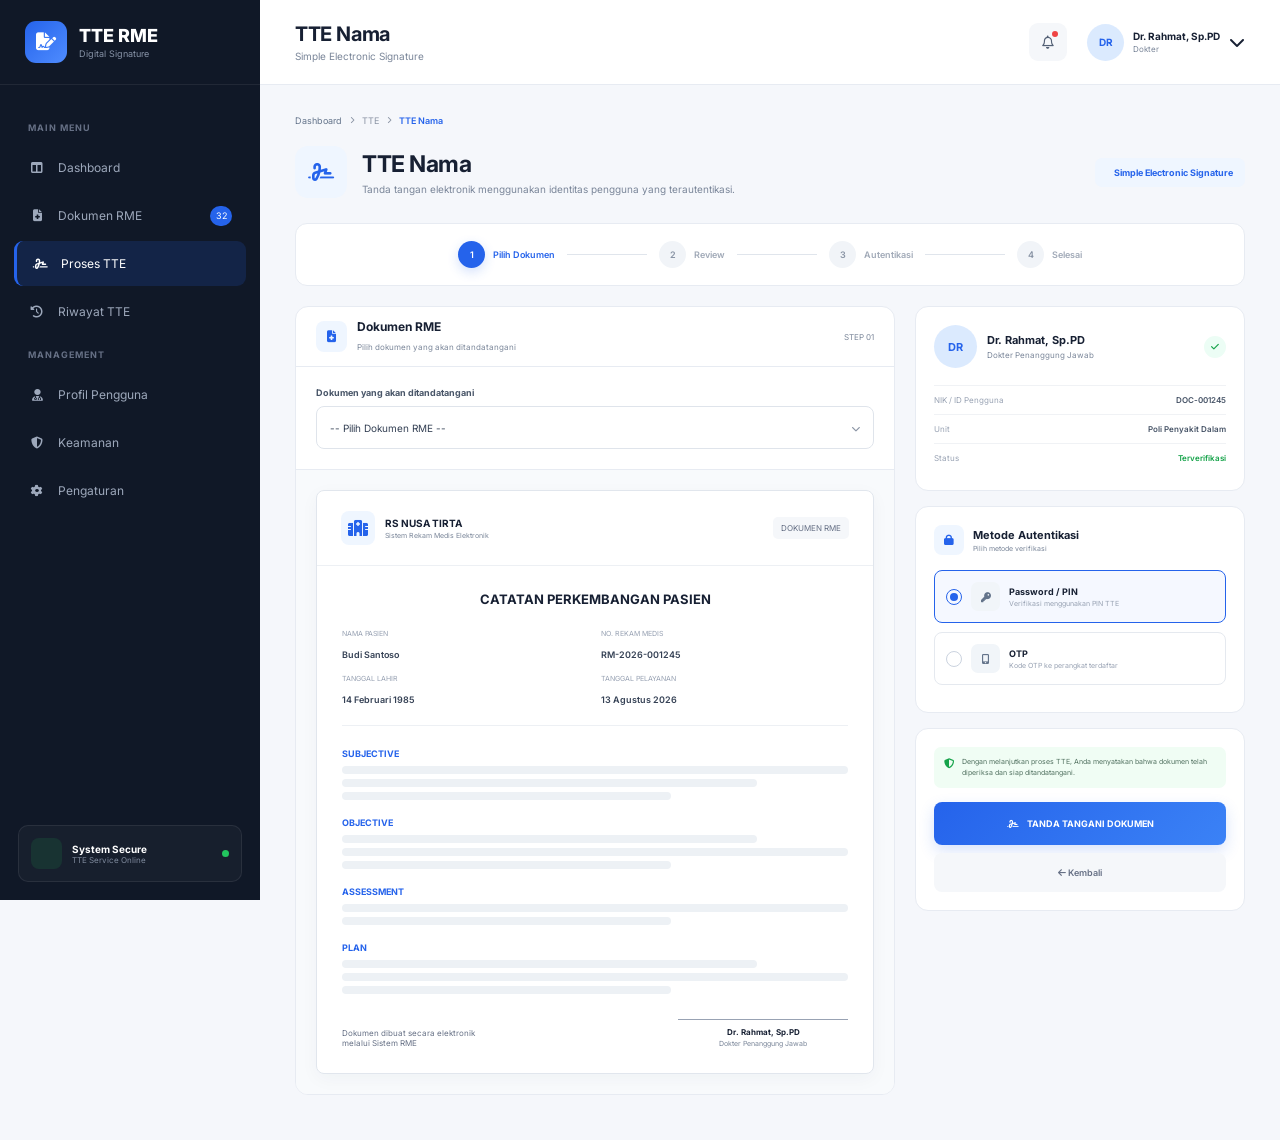
<file: tte-nama.html>
<!doctype html>
<html lang="id">
  <head>
    <meta charset="UTF-8" />
    <meta name="viewport" content="width=device-width, initial-scale=1.0" />

    <title>TTE Nama - TTE RME</title>

    <link rel="preconnect" href="https://fonts.googleapis.com" />
    <link rel="preconnect" href="https://fonts.gstatic.com" crossorigin />
    <link
      href="https://fonts.googleapis.com/css2?family=Inter:wght@400;500;600;700;800&display=swap"
      rel="stylesheet"
    />

    <link
      rel="stylesheet"
      href="https://cdnjs.cloudflare.com/ajax/libs/font-awesome/6.5.2/css/all.min.css"
    />

    <style>
      /* =========================================================
           ROOT
        ========================================================= */

      :root {
        --primary: #2563eb;
        --primary-dark: #1d4ed8;

        --text: #172033;
        --text-soft: #475467;
        --muted: #7a8699;

        --background: #f5f7fb;
        --white: #ffffff;

        --border: #e7ebf2;

        --success: #16a34a;
        --warning: #f59e0b;
        --danger: #ef4444;

        --sidebar: #101827;
      }

      /* =========================================================
           RESET
        ========================================================= */

      * {
        margin: 0;
        padding: 0;
        box-sizing: border-box;
      }

      html {
        scroll-behavior: smooth;
      }

      body {
        font-family: "Inter", sans-serif;
        background: var(--background);
        color: var(--text);
        min-height: 100vh;
      }

      button,
      input,
      select {
        font-family: inherit;
      }

      button {
        cursor: pointer;
        border: none;
      }

      a {
        text-decoration: none;
      }

      /* =========================================================
           APP
        ========================================================= */

      .app {
        min-height: 100vh;
      }

      /* =========================================================
           SIDEBAR
        ========================================================= */

      .sidebar {
        width: 260px;

        background: var(--sidebar);

        color: white;

        position: fixed;

        inset: 0 auto 0 0;

        display: flex;

        flex-direction: column;

        z-index: 1000;

        transition: 0.3s ease;
      }

      /* BRAND */

      .brand {
        height: 85px;

        padding: 0 25px;

        display: flex;

        align-items: center;

        gap: 12px;

        border-bottom: 1px solid rgba(255, 255, 255, 0.07);
      }

      .brand-icon {
        width: 42px;
        height: 42px;

        border-radius: 11px;

        background: linear-gradient(135deg, #2563eb, #4f8cff);

        display: flex;

        align-items: center;
        justify-content: center;

        font-size: 18px;
      }

      .brand h2 {
        font-size: 18px;
        font-weight: 800;
      }

      .brand span {
        display: block;

        color: #8793a7;

        font-size: 9px;

        margin-top: 2px;
      }

      /* NAVIGATION */

      .navigation {
        padding: 25px 14px;
      }

      .nav-label {
        font-size: 9px;

        color: #667085;

        font-weight: 700;

        letter-spacing: 1px;

        padding: 12px 14px 9px;
      }

      .nav-item {
        height: 45px;

        display: flex;

        align-items: center;

        gap: 12px;

        padding: 0 14px;

        margin: 3px 0;

        color: #9da8bb;

        border-radius: 9px;

        font-size: 12px;

        transition: 0.2s;
      }

      .nav-item i {
        width: 18px;

        text-align: center;
      }

      .nav-item:hover,
      .nav-item.active {
        color: white;

        background: rgba(37, 99, 235, 0.16);
      }

      .nav-item.active {
        border-left: 3px solid var(--primary);
      }

      .nav-badge {
        margin-left: auto;

        min-width: 22px;

        height: 20px;

        border-radius: 10px;

        background: #2563eb;

        color: white;

        display: flex;

        align-items: center;
        justify-content: center;

        font-size: 9px;
      }

      /* SIDEBAR FOOTER */

      .sidebar-footer {
        margin-top: auto;

        padding: 18px;
      }

      .security-status {
        border: 1px solid rgba(255, 255, 255, 0.08);

        background: rgba(255, 255, 255, 0.03);

        border-radius: 10px;

        padding: 12px;

        display: flex;

        align-items: center;

        gap: 10px;
      }

      .status-icon {
        width: 31px;
        height: 31px;

        border-radius: 8px;

        background: rgba(34, 197, 94, 0.12);

        color: #4ade80;

        display: flex;

        align-items: center;
        justify-content: center;
      }

      .security-status strong {
        display: block;

        font-size: 10px;
      }

      .security-status span {
        display: block;

        color: #7f8a9d;

        font-size: 8px;
      }

      .online-dot {
        width: 7px;
        height: 7px;

        background: #22c55e;

        border-radius: 50%;

        margin-left: auto;
      }

      /* =========================================================
           MAIN
        ========================================================= */

      .main {
        margin-left: 260px;

        width: calc(100% - 260px);

        min-height: 100vh;
      }

      /* =========================================================
           TOPBAR
        ========================================================= */

      .topbar {
        height: 85px;

        background: white;

        border-bottom: 1px solid var(--border);

        display: flex;

        align-items: center;

        justify-content: space-between;

        padding: 0 35px;

        position: sticky;

        top: 0;

        z-index: 100;
      }

      .page-title h1 {
        font-size: 20px;

        letter-spacing: -0.4px;
      }

      .page-title p {
        font-size: 10px;

        color: var(--muted);

        margin-top: 4px;
      }

      .top-actions {
        display: flex;

        align-items: center;

        gap: 20px;
      }

      .icon-button {
        width: 38px;
        height: 38px;

        background: #f5f7fa;

        border-radius: 9px;

        color: #536075;

        position: relative;
      }

      .notification-dot {
        position: absolute;

        width: 6px;
        height: 6px;

        background: #ef4444;

        border-radius: 50%;

        top: 8px;
        right: 9px;
      }

      .user-profile {
        display: flex;

        align-items: center;

        gap: 9px;
      }

      .avatar {
        width: 37px;
        height: 37px;

        background: #dbeafe;

        color: #2563eb;

        border-radius: 50%;

        display: flex;

        align-items: center;
        justify-content: center;

        font-size: 10px;

        font-weight: 700;
      }

      .user-info strong {
        display: block;

        font-size: 10px;
      }

      .user-info span {
        display: block;

        color: var(--muted);

        font-size: 8px;

        margin-top: 2px;
      }

      /* =========================================================
           CONTENT
        ========================================================= */

      .content {
        padding: 30px 35px 45px;
      }

      /* =========================================================
           BREADCRUMB
        ========================================================= */

      .breadcrumb {
        display: flex;

        align-items: center;

        gap: 8px;

        font-size: 9px;

        color: #8993a3;

        margin-bottom: 20px;
      }

      .breadcrumb a {
        color: #64748b;
      }

      .breadcrumb i {
        font-size: 7px;
      }

      .breadcrumb .current {
        color: var(--primary);

        font-weight: 600;
      }

      /* =========================================================
           PAGE INTRO
        ========================================================= */

      .page-intro {
        display: flex;

        align-items: center;

        justify-content: space-between;

        margin-bottom: 25px;
      }

      .intro-left {
        display: flex;

        align-items: center;

        gap: 15px;
      }

      .intro-icon {
        width: 52px;
        height: 52px;

        background: #eff6ff;

        color: var(--primary);

        border-radius: 13px;

        display: flex;

        align-items: center;
        justify-content: center;

        font-size: 21px;
      }

      .intro-text h2 {
        font-size: 23px;

        letter-spacing: -0.5px;
      }

      .intro-text p {
        color: var(--muted);

        font-size: 10px;

        margin-top: 5px;
      }

      .method-badge {
        display: inline-flex;

        align-items: center;

        gap: 7px;

        background: #eff6ff;

        color: var(--primary);

        border-radius: 7px;

        padding: 9px 12px;

        font-size: 9px;

        font-weight: 700;
      }

      /* =========================================================
           STEP PROGRESS
        ========================================================= */

      .steps-card {
        background: white;

        border: 1px solid var(--border);

        border-radius: 12px;

        padding: 17px 22px;

        margin-bottom: 20px;
      }

      .steps {
        display: flex;

        align-items: center;

        justify-content: center;
      }

      .step {
        display: flex;

        align-items: center;

        gap: 8px;

        color: #a0a9b7;

        font-size: 9px;

        font-weight: 600;
      }

      .step-circle {
        width: 27px;
        height: 27px;

        border-radius: 50%;

        display: flex;

        align-items: center;
        justify-content: center;

        background: #f1f4f8;

        color: #8893a4;

        font-size: 9px;
      }

      .step.active {
        color: var(--primary);
      }

      .step.active .step-circle {
        background: var(--primary);

        color: white;

        box-shadow: 0 4px 12px rgba(37, 99, 235, 0.2);
      }

      .step.done {
        color: var(--success);
      }

      .step.done .step-circle {
        background: #ecfdf5;

        color: var(--success);
      }

      .step-line {
        width: 80px;

        height: 1px;

        background: #e0e5ec;

        margin: 0 12px;
      }

      /* =========================================================
           MAIN GRID
        ========================================================= */

      .main-grid {
        display: grid;

        grid-template-columns: 1fr 330px;

        gap: 20px;

        align-items: start;
      }

      /* =========================================================
           DOCUMENT PANEL
        ========================================================= */

      .panel {
        background: white;

        border: 1px solid var(--border);

        border-radius: 13px;

        overflow: hidden;
      }

      .panel-header {
        min-height: 60px;

        padding: 0 20px;

        border-bottom: 1px solid var(--border);

        display: flex;

        align-items: center;

        justify-content: space-between;
      }

      .panel-title {
        display: flex;

        align-items: center;

        gap: 10px;
      }

      .panel-title-icon {
        width: 31px;
        height: 31px;

        border-radius: 8px;

        background: #eff6ff;

        color: var(--primary);

        display: flex;

        align-items: center;
        justify-content: center;

        font-size: 12px;
      }

      .panel-header h3 {
        font-size: 12px;
      }

      .panel-header span {
        font-size: 8px;

        color: var(--muted);
      }

      /* DOCUMENT SELECT */

      .document-selector {
        padding: 20px;

        border-bottom: 1px solid var(--border);
      }

      .field-label {
        display: block;

        font-size: 9px;

        font-weight: 700;

        color: #475467;

        margin-bottom: 8px;
      }

      .select-wrapper {
        position: relative;
      }

      .select-wrapper select {
        width: 100%;

        height: 43px;

        border: 1px solid #dfe4eb;

        border-radius: 8px;

        background: white;

        color: #344054;

        font-size: 10px;

        padding: 0 40px 0 13px;

        appearance: none;

        outline: none;
      }

      .select-wrapper select:focus {
        border-color: var(--primary);

        box-shadow: 0 0 0 3px rgba(37, 99, 235, 0.08);
      }

      .select-arrow {
        position: absolute;

        right: 14px;

        top: 50%;

        transform: translateY(-50%);

        color: #8a94a4;

        pointer-events: none;

        font-size: 9px;
      }

      /* DOCUMENT PREVIEW */

      .document-preview {
        padding: 20px;

        background: #f8fafc;
      }

      .document-paper {
        background: white;

        border: 1px solid #e1e6ed;

        border-radius: 8px;

        min-height: 480px;

        box-shadow: 0 5px 18px rgba(31, 52, 88, 0.04);

        overflow: hidden;
      }

      .document-paper-header {
        padding: 20px 24px;

        border-bottom: 1px solid #edf0f4;

        display: flex;

        align-items: center;

        justify-content: space-between;
      }

      .hospital-brand {
        display: flex;

        align-items: center;

        gap: 10px;
      }

      .hospital-logo {
        width: 34px;
        height: 34px;

        background: #eff6ff;

        color: var(--primary);

        border-radius: 8px;

        display: flex;

        align-items: center;
        justify-content: center;
      }

      .hospital-name strong {
        display: block;

        font-size: 10px;
      }

      .hospital-name span {
        display: block;

        font-size: 7px;

        color: var(--muted);

        margin-top: 2px;
      }

      .document-type {
        font-size: 8px;

        color: #667085;

        background: #f5f7fa;

        padding: 6px 8px;

        border-radius: 5px;
      }

      .paper-body {
        padding: 25px;
      }

      .paper-title {
        text-align: center;

        font-size: 13px;

        font-weight: 700;

        margin-bottom: 22px;
      }

      .patient-info {
        display: grid;

        grid-template-columns: repeat(2, 1fr);

        gap: 12px;

        margin-bottom: 22px;

        padding-bottom: 18px;

        border-bottom: 1px solid #edf0f4;
      }

      .info-item label {
        display: block;

        color: #98a2b3;

        font-size: 7px;

        margin-bottom: 4px;
      }

      .info-item strong {
        font-size: 9px;

        font-weight: 600;

        color: #344054;
      }

      .soap-section {
        margin-bottom: 17px;
      }

      .soap-title {
        font-size: 9px;

        font-weight: 700;

        color: var(--primary);

        margin-bottom: 7px;
      }

      .soap-text {
        height: 8px;

        background: #edf1f5;

        border-radius: 4px;

        margin-bottom: 5px;
      }

      .soap-text.short {
        width: 65%;
      }

      .soap-text.medium {
        width: 82%;
      }

      .paper-footer {
        margin-top: 25px;

        display: flex;

        justify-content: space-between;

        align-items: flex-end;
      }

      .doctor-info {
        font-size: 8px;

        color: #667085;
      }

      .signature-preview {
        width: 170px;

        text-align: center;
      }

      .signature-line {
        border-bottom: 1px solid #98a2b3;

        margin-bottom: 7px;
      }

      .signature-name {
        font-size: 8px;

        font-weight: 700;
      }

      .signature-role {
        font-size: 7px;

        color: var(--muted);

        margin-top: 2px;
      }

      /* =========================================================
           RIGHT PANEL
        ========================================================= */

      .side-panel {
        display: flex;

        flex-direction: column;

        gap: 15px;
      }

      /* USER CARD */

      .signer-card {
        background: white;

        border: 1px solid var(--border);

        border-radius: 13px;

        padding: 18px;
      }

      .signer-header {
        display: flex;

        align-items: center;

        gap: 10px;

        margin-bottom: 17px;
      }

      .signer-avatar {
        width: 43px;
        height: 43px;

        border-radius: 50%;

        background: #dbeafe;

        color: var(--primary);

        display: flex;

        align-items: center;
        justify-content: center;

        font-size: 11px;

        font-weight: 700;
      }

      .signer-header strong {
        display: block;

        font-size: 11px;
      }

      .signer-header span {
        display: block;

        font-size: 8px;

        color: var(--muted);

        margin-top: 3px;
      }

      .verified-badge {
        margin-left: auto;

        width: 22px;
        height: 22px;

        background: #ecfdf5;

        color: var(--success);

        border-radius: 50%;

        display: flex;

        align-items: center;
        justify-content: center;

        font-size: 9px;
      }

      .identity-row {
        display: flex;

        justify-content: space-between;

        padding: 9px 0;

        border-top: 1px solid #f0f2f5;

        font-size: 8px;
      }

      .identity-row span {
        color: #98a2b3;
      }

      .identity-row strong {
        color: #475467;

        font-weight: 600;

        text-align: right;
      }

      /* AUTHENTICATION */

      .auth-card {
        background: white;

        border: 1px solid var(--border);

        border-radius: 13px;

        padding: 18px;
      }

      .auth-title {
        display: flex;

        align-items: center;

        gap: 9px;

        margin-bottom: 15px;
      }

      .auth-title-icon {
        width: 30px;
        height: 30px;

        border-radius: 8px;

        background: #eff6ff;

        color: var(--primary);

        display: flex;

        align-items: center;
        justify-content: center;

        font-size: 11px;
      }

      .auth-title h3 {
        font-size: 11px;
      }

      .auth-title span {
        display: block;

        font-size: 7px;

        color: var(--muted);

        margin-top: 2px;
      }

      .auth-method {
        border: 1px solid #e5e9ef;

        border-radius: 8px;

        padding: 11px;

        display: flex;

        align-items: center;

        gap: 9px;

        margin-bottom: 9px;

        cursor: pointer;

        transition: 0.2s;
      }

      .auth-method:hover {
        border-color: #c7d6f7;

        background: #f8faff;
      }

      .auth-method.selected {
        border-color: var(--primary);

        background: #f5f8ff;
      }

      .auth-radio {
        width: 16px;
        height: 16px;

        border: 1px solid #cbd3df;

        border-radius: 50%;

        display: flex;

        align-items: center;
        justify-content: center;
      }

      .auth-method.selected .auth-radio {
        border-color: var(--primary);
      }

      .auth-method.selected .auth-radio::after {
        content: "";

        width: 8px;
        height: 8px;

        background: var(--primary);

        border-radius: 50%;
      }

      .auth-method-icon {
        width: 29px;
        height: 29px;

        border-radius: 7px;

        background: #f1f5f9;

        color: #64748b;

        display: flex;

        align-items: center;
        justify-content: center;

        font-size: 10px;
      }

      .auth-method-text strong {
        display: block;

        font-size: 9px;
      }

      .auth-method-text span {
        display: block;

        color: #98a2b3;

        font-size: 7px;

        margin-top: 2px;
      }

      /* ACTION */

      .action-card {
        background: white;

        border: 1px solid var(--border);

        border-radius: 13px;

        padding: 18px;
      }

      .secure-note {
        display: flex;

        gap: 8px;

        padding: 10px;

        background: #f0fdf4;

        border-radius: 7px;

        margin-bottom: 14px;
      }

      .secure-note i {
        color: var(--success);

        font-size: 10px;

        margin-top: 1px;
      }

      .secure-note p {
        font-size: 7px;

        line-height: 1.5;

        color: #527261;
      }

      .sign-button {
        width: 100%;

        height: 43px;

        border-radius: 8px;

        background: linear-gradient(135deg, #2563eb, #3b82f6);

        color: white;

        font-size: 9px;

        font-weight: 700;

        display: flex;

        align-items: center;

        justify-content: center;

        gap: 9px;

        box-shadow: 0 6px 15px rgba(37, 99, 235, 0.18);

        transition: 0.2s;
      }

      .sign-button:hover {
        transform: translateY(-1px);

        box-shadow: 0 9px 20px rgba(37, 99, 235, 0.25);
      }

      .sign-button:disabled {
        opacity: 0.65;

        cursor: not-allowed;

        transform: none;
      }

      .back-button {
        width: 100%;

        height: 39px;

        border-radius: 8px;

        background: #f5f7fa;

        color: #667085;

        font-size: 9px;

        font-weight: 600;

        margin-top: 8px;
      }

      /* =========================================================
           MODAL AUTH
        ========================================================= */

      .modal-overlay {
        position: fixed;

        inset: 0;

        background: rgba(15, 23, 42, 0.55);

        backdrop-filter: blur(4px);

        display: none;

        align-items: center;
        justify-content: center;

        z-index: 3000;
      }

      .modal-overlay.show {
        display: flex;
      }

      .modal {
        width: 400px;

        max-width: calc(100% - 30px);

        background: white;

        border-radius: 16px;

        padding: 28px;

        text-align: center;

        position: relative;

        animation: modalIn 0.25s ease;
      }

      @keyframes modalIn {
        from {
          opacity: 0;

          transform: translateY(15px) scale(0.98);
        }

        to {
          opacity: 1;

          transform: translateY(0) scale(1);
        }
      }

      .modal-close {
        position: absolute;

        right: 14px;
        top: 14px;

        width: 30px;
        height: 30px;

        border-radius: 50%;

        background: #f4f6f9;

        color: #667085;
      }

      .modal-icon {
        width: 58px;
        height: 58px;

        margin: 0 auto 13px;

        border-radius: 14px;

        background: #eff6ff;

        color: var(--primary);

        display: flex;

        align-items: center;
        justify-content: center;

        font-size: 22px;
      }

      .modal h2 {
        font-size: 19px;
      }

      .modal > p {
        font-size: 9px;

        color: var(--muted);

        line-height: 1.6;

        margin: 8px 20px 20px;
      }

      .pin-label {
        display: block;

        text-align: left;

        font-size: 9px;

        font-weight: 700;

        color: #475467;

        margin-bottom: 7px;
      }

      .pin-input {
        width: 100%;

        height: 45px;

        border: 1px solid #dfe4eb;

        border-radius: 8px;

        text-align: center;

        letter-spacing: 8px;

        font-size: 17px;

        outline: none;
      }

      .pin-input:focus {
        border-color: var(--primary);

        box-shadow: 0 0 0 3px rgba(37, 99, 235, 0.08);
      }

      .modal-actions {
        display: flex;

        gap: 8px;

        margin-top: 15px;
      }

      .modal-btn {
        flex: 1;

        height: 40px;

        border-radius: 8px;

        font-size: 9px;

        font-weight: 700;
      }

      .modal-cancel {
        background: #f5f7fa;

        color: #667085;
      }

      .modal-confirm {
        background: var(--primary);

        color: white;
      }

      /* =========================================================
           SUCCESS
        ========================================================= */

      .success-modal {
        display: none;
      }

      .success-modal.show {
        display: block;
      }

      .auth-form.hide {
        display: none;
      }

      .success-icon-large {
        width: 65px;
        height: 65px;

        margin: 0 auto 15px;

        border-radius: 50%;

        background: #ecfdf5;

        color: var(--success);

        display: flex;

        align-items: center;
        justify-content: center;

        font-size: 26px;

        animation: successPop 0.35s ease;
      }

      @keyframes successPop {
        from {
          transform: scale(0.5);
          opacity: 0;
        }

        to {
          transform: scale(1);
          opacity: 1;
        }
      }

      .success-details {
        background: #f8fafc;

        border-radius: 8px;

        padding: 12px;

        margin: 15px 0;

        text-align: left;
      }

      .success-row {
        display: flex;

        justify-content: space-between;

        font-size: 8px;

        padding: 5px 0;
      }

      .success-row span {
        color: #98a2b3;
      }

      .success-row strong {
        color: #475467;
      }

      .success-close {
        width: 100%;

        height: 40px;

        border-radius: 8px;

        background: var(--success);

        color: white;

        font-size: 9px;

        font-weight: 700;
      }

      /* =========================================================
           RESPONSIVE
        ========================================================= */

      .mobile-menu {
        display: none;
      }

      @media (max-width: 1150px) {
        .main-grid {
          grid-template-columns: 1fr;
        }

        .side-panel {
          display: grid;

          grid-template-columns: repeat(2, 1fr);
        }

        .action-card {
          grid-column: 1 / -1;
        }
      }

      @media (max-width: 850px) {
        .sidebar {
          transform: translateX(-100%);
        }

        .sidebar.open {
          transform: translateX(0);
        }

        .main {
          margin-left: 0;

          width: 100%;
        }

        .mobile-menu {
          display: flex;

          width: 36px;
          height: 36px;

          align-items: center;
          justify-content: center;

          background: #f5f7fa;

          border-radius: 8px;

          color: #536075;

          cursor: pointer;
        }

        .topbar {
          padding: 0 18px;

          gap: 10px;
        }

        .page-title {
          margin-right: auto;
        }

        .page-title h1 {
          font-size: 16px;
        }

        .page-title p {
          display: none;
        }

        .user-info {
          display: none;
        }

        .content {
          padding: 20px;
        }

        .page-intro {
          align-items: flex-start;

          flex-direction: column;

          gap: 15px;
        }

        .steps {
          overflow-x: auto;

          justify-content: flex-start;

          padding-bottom: 2px;
        }

        .step {
          white-space: nowrap;
        }

        .step-line {
          min-width: 40px;

          width: 40px;
        }

        .side-panel {
          display: flex;
        }
      }

      @media (max-width: 550px) {
        .patient-info {
          grid-template-columns: 1fr;
        }

        .paper-body {
          padding: 18px;
        }

        .document-paper-header {
          padding: 15px;
        }

        .paper-footer {
          flex-direction: column;

          align-items: flex-start;

          gap: 25px;
        }

        .top-actions {
          gap: 8px;
        }

        .icon-button {
          display: none;
        }
      }
    </style>
  </head>

  <body>
    <div class="app">
      <!-- =========================================================
         SIDEBAR
    ========================================================== -->

      <aside class="sidebar" id="sidebar">
        <div class="brand">
          <div class="brand-icon">
            <i class="fa-solid fa-file-signature"></i>
          </div>

          <div>
            <h2>TTE RME</h2>

            <span> Digital Signature </span>
          </div>
        </div>

        <nav class="navigation">
          <div class="nav-label">MAIN MENU</div>

          <a href="index.html" class="nav-item">
            <i class="fa-solid fa-table-columns"></i>

            <span> Dashboard </span>
          </a>

          <a href="dokumen-rme.html" class="nav-item">
            <i class="fa-solid fa-file-medical"></i>

            <span> Dokumen RME </span>

            <span class="nav-badge"> 32 </span>
          </a>

          <a href="#" class="nav-item active">
            <i class="fa-solid fa-signature"></i>

            <span> Proses TTE </span>
          </a>

          <a href="#" class="nav-item">
            <i class="fa-solid fa-clock-rotate-left"></i>

            <span> Riwayat TTE </span>
          </a>

          <div class="nav-label">MANAGEMENT</div>

          <a href="#" class="nav-item">
            <i class="fa-solid fa-user-doctor"></i>

            <span> Profil Pengguna </span>
          </a>

          <a href="#" class="nav-item">
            <i class="fa-solid fa-shield-halved"></i>

            <span> Keamanan </span>
          </a>

          <a href="#" class="nav-item">
            <i class="fa-solid fa-gear"></i>

            <span> Pengaturan </span>
          </a>
        </nav>

        <div class="sidebar-footer">
          <div class="security-status">
            <div class="status-icon">
              <i class="fa-solid fa-shield-check"></i>
            </div>

            <div>
              <strong> System Secure </strong>

              <span> TTE Service Online </span>
            </div>

            <span class="online-dot"></span>
          </div>
        </div>
      </aside>

      <!-- =========================================================
         MAIN
    ========================================================== -->

      <main class="main">
        <!-- TOPBAR -->

        <header class="topbar">
          <div class="mobile-menu" onclick="toggleSidebar()">
            <i class="fa-solid fa-bars"></i>
          </div>

          <div class="page-title">
            <h1>TTE Nama</h1>

            <p>Simple Electronic Signature</p>
          </div>

          <div class="top-actions">
            <button class="icon-button">
              <i class="fa-regular fa-bell"></i>

              <span class="notification-dot"></span>
            </button>

            <div class="user-profile">
              <div class="avatar">DR</div>

              <div class="user-info">
                <strong> Dr. Rahmat, Sp.PD </strong>

                <span> Dokter </span>
              </div>

              <i class="fa-solid fa-chevron-down"></i>
            </div>
          </div>
        </header>

        <!-- =====================================================
             CONTENT
        ====================================================== -->

        <section class="content">
          <!-- BREADCRUMB -->

          <div class="breadcrumb">
            <a href="index.html"> Dashboard </a>

            <i class="fa-solid fa-chevron-right"></i>

            <span> TTE </span>

            <i class="fa-solid fa-chevron-right"></i>

            <span class="current"> TTE Nama </span>
          </div>

          <!-- INTRO -->

          <div class="page-intro">
            <div class="intro-left">
              <div class="intro-icon">
                <i class="fa-solid fa-signature"></i>
              </div>

              <div class="intro-text">
                <h2>TTE Nama</h2>

                <p>
                  Tanda tangan elektronik menggunakan identitas pengguna yang
                  terautentikasi.
                </p>
              </div>
            </div>

            <div class="method-badge">
              <i class="fa-solid fa-shield-check"></i>

              Simple Electronic Signature
            </div>
          </div>

          <!-- =================================================
                 STEPS
            ================================================== -->

          <div class="steps-card">
            <div class="steps">
              <div class="step active">
                <div class="step-circle">1</div>

                <span> Pilih Dokumen </span>
              </div>

              <div class="step-line"></div>

              <div class="step">
                <div class="step-circle">2</div>

                <span> Review </span>
              </div>

              <div class="step-line"></div>

              <div class="step">
                <div class="step-circle">3</div>

                <span> Autentikasi </span>
              </div>

              <div class="step-line"></div>

              <div class="step">
                <div class="step-circle">4</div>

                <span> Selesai </span>
              </div>
            </div>
          </div>

          <!-- =================================================
                 MAIN GRID
            ================================================== -->

          <div class="main-grid">
            <!-- =============================================
                     DOCUMENT
                ============================================== -->

            <div class="panel">
              <div class="panel-header">
                <div class="panel-title">
                  <div class="panel-title-icon">
                    <i class="fa-solid fa-file-medical"></i>
                  </div>

                  <div>
                    <h3>Dokumen RME</h3>

                    <span> Pilih dokumen yang akan ditandatangani </span>
                  </div>
                </div>

                <span> STEP 01 </span>
              </div>

              <!-- SELECT DOCUMENT -->

              <div class="document-selector">
                <label class="field-label">
                  Dokumen yang akan ditandatangani
                </label>

                <div class="select-wrapper">
                  <select id="documentSelect" onchange="changeDocument()">
                    <option value="">-- Pilih Dokumen RME --</option>

                    <option value="cppt">
                      CPPT - Catatan Perkembangan Pasien
                    </option>

                    <option value="soap">SOAP Dokter - Rawat Jalan</option>

                    <option value="resume">Resume Medis Pasien</option>

                    <option value="assessment">Assessment Dokter</option>
                  </select>

                  <i class="fa-solid fa-chevron-down select-arrow"></i>
                </div>
              </div>

              <!-- DOCUMENT PREVIEW -->

              <div class="document-preview">
                <div class="document-paper">
                  <!-- PAPER HEADER -->

                  <div class="document-paper-header">
                    <div class="hospital-brand">
                      <div class="hospital-logo">
                        <i class="fa-solid fa-hospital"></i>
                      </div>

                      <div class="hospital-name">
                        <strong> RS NUSA TIRTA </strong>

                        <span> Sistem Rekam Medis Elektronik </span>
                      </div>
                    </div>

                    <span class="document-type"> DOKUMEN RME </span>
                  </div>

                  <!-- PAPER BODY -->

                  <div class="paper-body">
                    <div class="paper-title" id="documentTitle">
                      CATATAN PERKEMBANGAN PASIEN
                    </div>

                    <!-- PATIENT -->

                    <div class="patient-info">
                      <div class="info-item">
                        <label> NAMA PASIEN </label>

                        <strong> Budi Santoso </strong>
                      </div>

                      <div class="info-item">
                        <label> NO. REKAM MEDIS </label>

                        <strong> RM-2026-001245 </strong>
                      </div>

                      <div class="info-item">
                        <label> TANGGAL LAHIR </label>

                        <strong> 14 Februari 1985 </strong>
                      </div>

                      <div class="info-item">
                        <label> TANGGAL PELAYANAN </label>

                        <strong> 13 Agustus 2026 </strong>
                      </div>
                    </div>

                    <!-- S -->

                    <div class="soap-section">
                      <div class="soap-title">SUBJECTIVE</div>

                      <div class="soap-text"></div>

                      <div class="soap-text medium"></div>

                      <div class="soap-text short"></div>
                    </div>

                    <!-- O -->

                    <div class="soap-section">
                      <div class="soap-title">OBJECTIVE</div>

                      <div class="soap-text medium"></div>

                      <div class="soap-text"></div>

                      <div class="soap-text short"></div>
                    </div>

                    <!-- A -->

                    <div class="soap-section">
                      <div class="soap-title">ASSESSMENT</div>

                      <div class="soap-text"></div>

                      <div class="soap-text short"></div>
                    </div>

                    <!-- P -->

                    <div class="soap-section">
                      <div class="soap-title">PLAN</div>

                      <div class="soap-text medium"></div>

                      <div class="soap-text"></div>

                      <div class="soap-text short"></div>
                    </div>

                    <!-- SIGNATURE -->

                    <div class="paper-footer">
                      <div class="doctor-info">
                        Dokumen dibuat secara elektronik<br />

                        melalui Sistem RME
                      </div>

                      <div class="signature-preview">
                        <div class="signature-line"></div>

                        <div class="signature-name">Dr. Rahmat, Sp.PD</div>

                        <div class="signature-role">
                          Dokter Penanggung Jawab
                        </div>
                      </div>
                    </div>
                  </div>
                </div>
              </div>
            </div>

            <!-- =============================================
                     RIGHT SIDE
                ============================================== -->

            <div class="side-panel">
              <!-- SIGNER -->

              <div class="signer-card">
                <div class="signer-header">
                  <div class="signer-avatar">DR</div>

                  <div>
                    <strong> Dr. Rahmat, Sp.PD </strong>

                    <span> Dokter Penanggung Jawab </span>
                  </div>

                  <div class="verified-badge">
                    <i class="fa-solid fa-check"></i>
                  </div>
                </div>

                <div class="identity-row">
                  <span> NIK / ID Pengguna </span>

                  <strong> DOC-001245 </strong>
                </div>

                <div class="identity-row">
                  <span> Unit </span>

                  <strong> Poli Penyakit Dalam </strong>
                </div>

                <div class="identity-row">
                  <span> Status </span>

                  <strong style="color: #16a34a"> Terverifikasi </strong>
                </div>
              </div>

              <!-- AUTHENTICATION -->

              <div class="auth-card">
                <div class="auth-title">
                  <div class="auth-title-icon">
                    <i class="fa-solid fa-lock"></i>
                  </div>

                  <div>
                    <h3>Metode Autentikasi</h3>

                    <span> Pilih metode verifikasi </span>
                  </div>
                </div>

                <!-- PASSWORD -->

                <div
                  class="auth-method selected"
                  onclick="selectAuth(this, 'password')"
                >
                  <div class="auth-radio"></div>

                  <div class="auth-method-icon">
                    <i class="fa-solid fa-key"></i>
                  </div>

                  <div class="auth-method-text">
                    <strong> Password / PIN </strong>

                    <span> Verifikasi menggunakan PIN TTE </span>
                  </div>
                </div>

                <!-- OTP -->

                <div class="auth-method" onclick="selectAuth(this, 'otp')">
                  <div class="auth-radio"></div>

                  <div class="auth-method-icon">
                    <i class="fa-solid fa-mobile-screen-button"></i>
                  </div>

                  <div class="auth-method-text">
                    <strong> OTP </strong>

                    <span> Kode OTP ke perangkat terdaftar </span>
                  </div>
                </div>
              </div>

              <!-- ACTION -->

              <div class="action-card">
                <div class="secure-note">
                  <i class="fa-solid fa-shield-halved"></i>

                  <p>
                    Dengan melanjutkan proses TTE, Anda menyatakan bahwa dokumen
                    telah diperiksa dan siap ditandatangani.
                  </p>
                </div>

                <button
                  class="sign-button"
                  id="signButton"
                  onclick="startSigning()"
                >
                  <i class="fa-solid fa-signature"></i>

                  TANDA TANGANI DOKUMEN
                </button>

                <button
                  class="back-button"
                  onclick="window.location.href = 'index.html'"
                >
                  <i class="fa-solid fa-arrow-left"></i>

                  Kembali
                </button>
              </div>
            </div>
          </div>
        </section>
      </main>
    </div>

    <!-- =============================================================
     AUTH MODAL
============================================================== -->

    <div class="modal-overlay" id="authModal">
      <div class="modal">
        <button class="modal-close" onclick="closeAuthModal()">
          <i class="fa-solid fa-xmark"></i>
        </button>

        <!-- AUTH FORM -->

        <div class="auth-form" id="authForm">
          <div class="modal-icon">
            <i class="fa-solid fa-lock"></i>
          </div>

          <h2>Verifikasi TTE</h2>

          <p>Masukkan PIN untuk mengonfirmasi tanda tangan elektronik Anda.</p>

          <label class="pin-label"> PIN TTE </label>

          <input
            type="password"
            class="pin-input"
            id="pinInput"
            maxlength="6"
            inputmode="numeric"
            placeholder="••••••"
          />

          <div class="modal-actions">
            <button class="modal-btn modal-cancel" onclick="closeAuthModal()">
              Batal
            </button>

            <button
              class="modal-btn modal-confirm"
              onclick="confirmSignature()"
            >
              Konfirmasi TTE
            </button>
          </div>
        </div>

        <!-- SUCCESS -->

        <div class="success-modal" id="successModal">
          <div class="success-icon-large">
            <i class="fa-solid fa-check"></i>
          </div>

          <h2>TTE Berhasil</h2>

          <p>Dokumen RME berhasil ditandatangani secara elektronik.</p>

          <div class="success-details">
            <div class="success-row">
              <span> Dokumen </span>

              <strong id="successDocument"> CPPT </strong>
            </div>

            <div class="success-row">
              <span> Penandatangan </span>

              <strong> Dr. Rahmat, Sp.PD </strong>
            </div>

            <div class="success-row">
              <span> Metode </span>

              <strong> TTE Nama </strong>
            </div>

            <div class="success-row">
              <span> Waktu </span>

              <strong id="successTime"> - </strong>
            </div>
          </div>

          <button class="success-close" onclick="finishSigning()">
            <i class="fa-solid fa-file-circle-check"></i>

            SELESAI
          </button>
        </div>
      </div>
    </div>

    <script>
      /* =========================================================
       GLOBAL
    ========================================================= */

      let selectedAuth = "password";

      /* =========================================================
       DOCUMENT CHANGE
    ========================================================= */

      function changeDocument() {
        const select = document.getElementById("documentSelect");

        const title = document.getElementById("documentTitle");

        const titles = {
          cppt: "CATATAN PERKEMBANGAN PASIEN",

          soap: "SOAP DOKTER - RAWAT JALAN",

          resume: "RESUME MEDIS PASIEN",

          assessment: "ASSESSMENT DOKTER",
        };

        const value = select.value;

        if (titles[value]) {
          title.textContent = titles[value];
        }
      }

      /* =========================================================
       SELECT AUTH
    ========================================================= */

      function selectAuth(element, method) {
        document.querySelectorAll(".auth-method").forEach((item) => {
          item.classList.remove("selected");
        });

        element.classList.add("selected");

        selectedAuth = method;
      }

      /* =========================================================
       START SIGNING
    ========================================================= */

      function startSigning() {
        const documentSelect = document.getElementById("documentSelect");

        if (!documentSelect.value) {
          alert("Silakan pilih dokumen RME terlebih dahulu.");

          documentSelect.focus();

          return;
        }

        if (selectedAuth === "otp") {
          alert("OTP akan dikirim ke perangkat yang telah terdaftar.");

          return;
        }

        document.getElementById("authModal").classList.add("show");

        setTimeout(() => {
          document.getElementById("pinInput").focus();
        }, 200);
      }

      /* =========================================================
       CONFIRM SIGNATURE
    ========================================================= */

      function confirmSignature() {
        const pin = document.getElementById("pinInput").value;

        if (!pin) {
          alert("Silakan masukkan PIN TTE.");

          return;
        }

        if (pin.length < 4) {
          alert("PIN harus minimal 4 digit.");

          return;
        }

        const button = document.getElementById("signButton");

        button.disabled = true;

        button.innerHTML =
          '<i class="fa-solid fa-spinner fa-spin"></i> MEMPROSES TTE...';

        setTimeout(() => {
          showSuccess();

          button.disabled = false;

          button.innerHTML =
            '<i class="fa-solid fa-signature"></i> TANDA TANGANI DOKUMEN';
        }, 1500);
      }

      /* =========================================================
       SHOW SUCCESS
    ========================================================= */

      function showSuccess() {
        const select = document.getElementById("documentSelect");

        const selectedText = select.options[select.selectedIndex].text;

        document.getElementById("successDocument").textContent = selectedText;

        const now = new Date();

        document.getElementById("successTime").textContent =
          now.toLocaleString("id-ID");

        document.getElementById("authForm").classList.add("hide");

        document.getElementById("successModal").classList.add("show");
      }

      /* =========================================================
       CLOSE AUTH MODAL
    ========================================================= */

      function closeAuthModal() {
        document.getElementById("authModal").classList.remove("show");

        document.getElementById("pinInput").value = "";
      }

      /* =========================================================
       FINISH
    ========================================================= */

      function finishSigning() {
        closeAuthModal();

        document.getElementById("authForm").classList.remove("hide");

        document.getElementById("successModal").classList.remove("show");

        document.getElementById("pinInput").value = "";

        /*
         * Untuk implementasi real:
         *
         * window.location.href =
         *     "dokumen-rme.html";
         */
      }

      /* =========================================================
       MOBILE SIDEBAR
    ========================================================= */

      function toggleSidebar() {
        document.getElementById("sidebar").classList.toggle("open");
      }

      /* =========================================================
       CLOSE MODAL OUTSIDE
    ========================================================= */

      document
        .getElementById("authModal")
        .addEventListener("click", function (event) {
          if (event.target === this) {
            closeAuthModal();
          }
        });

      /* =========================================================
       ESCAPE
    ========================================================= */

      document.addEventListener("keydown", function (event) {
        if (event.key === "Escape") {
          closeAuthModal();
        }
      });

      /* =========================================================
       ENTER PIN
    ========================================================= */

      document
        .getElementById("pinInput")
        .addEventListener("keydown", function (event) {
          if (event.key === "Enter") {
            confirmSignature();
          }
        });
    </script>
  </body>
</html>
</file>
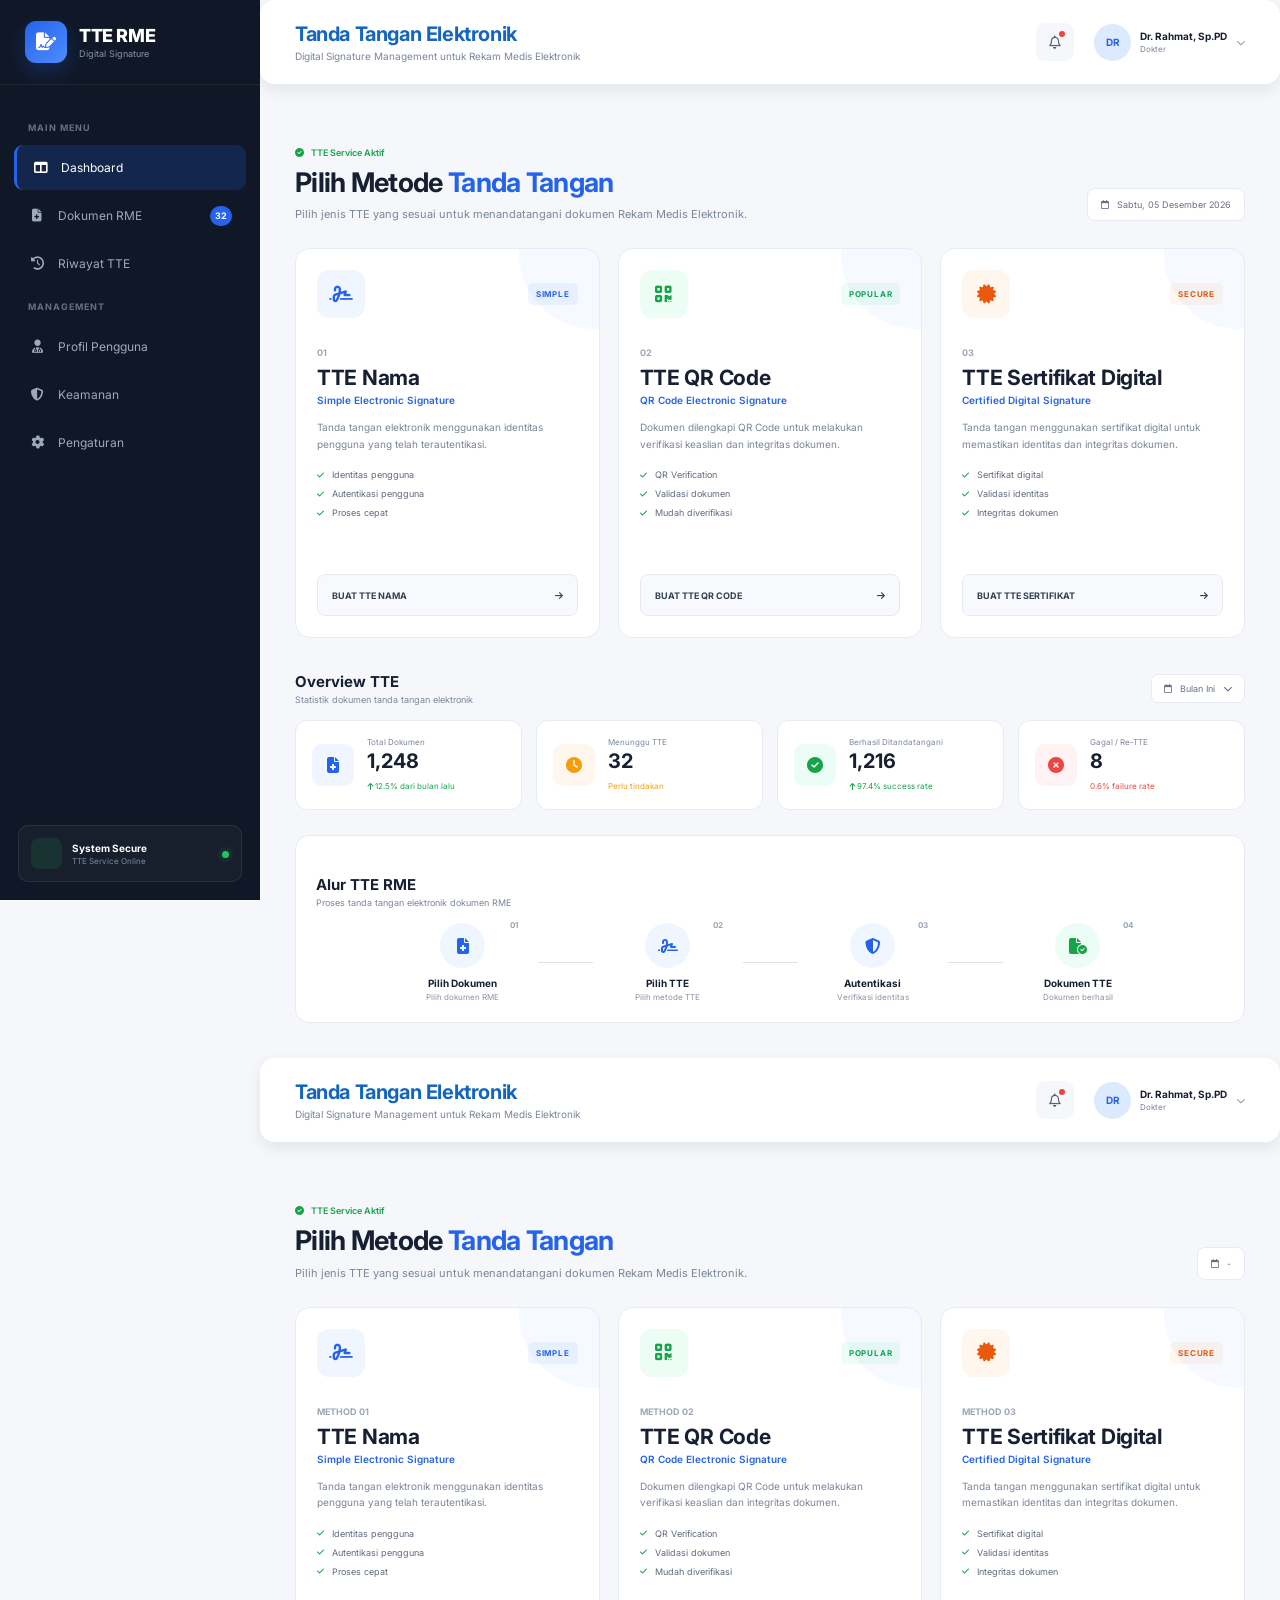
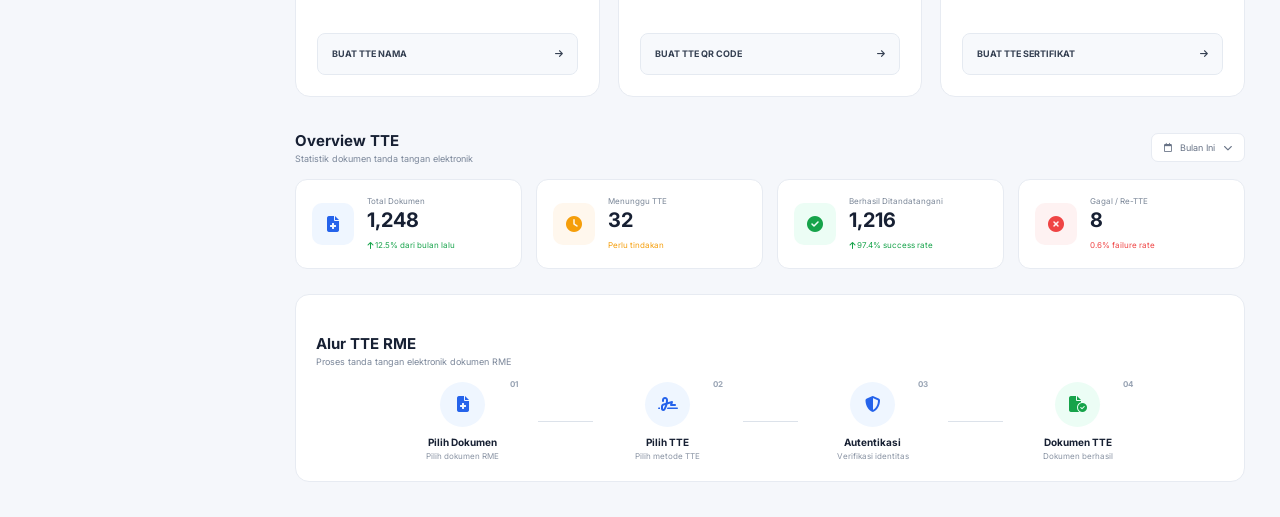
<file: tte.html>
<!doctype html>
<html lang="id">
  <head>
    <meta charset="UTF-8" />
    <meta name="viewport" content="width=device-width, initial-scale=1.0" />

    <title>TTE RME - Digital Signature</title>

    <link rel="stylesheet" href="style.css" />

    <link rel="preconnect" href="https://fonts.googleapis.com" />
    <link rel="preconnect" href="https://fonts.gstatic.com" crossorigin />
    <link
      href="https://fonts.googleapis.com/css2?family=Inter:wght@400;500;600;700;800&display=swap"
      rel="stylesheet"
    />

    <link
      rel="stylesheet"
      href="https://cdnjs.cloudflare.com/ajax/libs/font-awesome/6.5.2/css/all.min.css"
    />
  </head>

  <body>
    <div class="app">
      <!-- SIDEBAR -->
      <aside class="sidebar">
        <div class="brand">
          <div class="brand-icon">
            <i class="fa-solid fa-file-signature"></i>
          </div>

          <div>
            <h2>TTE RME</h2>
            <span>Digital Signature</span>
          </div>
        </div>

        <nav class="navigation">
          <div class="nav-label">MAIN MENU</div>

          <a href="#" class="nav-item active">
            <i class="fa-solid fa-grid-2"></i>
            <span>Dashboard</span>
          </a>

          <a href="#" class="nav-item" onclick="openDocuments(event)">
            <i class="fa-solid fa-file-medical"></i>
            <span>Dokumen RME</span>
            <span class="nav-badge">32</span>
          </a>

          <a href="#" class="nav-item">
            <i class="fa-solid fa-clock-rotate-left"></i>
            <span>Riwayat TTE</span>
          </a>

          <div class="nav-label">MANAGEMENT</div>

          <a href="#" class="nav-item">
            <i class="fa-solid fa-user-doctor"></i>
            <span>Profil Pengguna</span>
          </a>

          <a href="#" class="nav-item">
            <i class="fa-solid fa-shield-halved"></i>
            <span>Keamanan</span>
          </a>

          <a href="#" class="nav-item">
            <i class="fa-solid fa-gear"></i>
            <span>Pengaturan</span>
          </a>
        </nav>

        <div class="sidebar-footer">
          <div class="security-status">
            <div class="status-icon">
              <i class="fa-solid fa-shield-check"></i>
            </div>

            <div>
              <strong>System Secure</strong>
              <span>TTE Service Online</span>
            </div>

            <span class="online-dot"></span>
          </div>
        </div>
      </aside>

      <!-- MAIN -->
      <main class="main">
        <!-- HEADER -->
        <header class="topbar">
          <div class="mobile-menu" onclick="toggleSidebar()">
            <i class="fa-solid fa-bars"></i>
          </div>

          <div class="page-title">
            <h1>Tanda Tangan Elektronik</h1>
            <p>Digital Signature Management untuk Rekam Medis Elektronik</p>
          </div>

          <div class="top-actions">
            <button class="icon-button">
              <i class="fa-regular fa-bell"></i>
              <span class="notification-dot"></span>
            </button>

            <div class="user-profile">
              <div class="avatar">DR</div>

              <div class="user-info">
                <strong>Dr. Rahmat, Sp.PD</strong>
                <span>Dokter</span>
              </div>

              <i class="fa-solid fa-chevron-down"></i>
            </div>
          </div>
        </header>

        <!-- CONTENT -->
        <section class="content">
          <!-- WELCOME -->
          <div class="welcome-section">
            <div>
              <span class="welcome-label">
                <i class="fa-solid fa-circle-check"></i>
                TTE Service Aktif
              </span>

              <h2>
                Pilih Metode
                <span>Tanda Tangan</span>
              </h2>

              <p>
                Pilih jenis TTE yang sesuai untuk menandatangani dokumen Rekam
                Medis Elektronik.
              </p>
            </div>

            <div class="current-date">
              <i class="fa-regular fa-calendar"></i>
              <span id="currentDate"></span>
            </div>
          </div>

          <!-- TTE CARDS -->
          <div class="tte-grid">
            <!-- TTE NAMA -->
            <div class="tte-card name-card">
              <div class="card-top">
                <div class="tte-icon">
                  <i class="fa-solid fa-signature"></i>
                </div>

                <span class="recommended"> SIMPLE </span>
              </div>

              <div class="card-content">
                <span class="card-number">01</span>

                <h3>TTE Nama</h3>

                <h4>Simple Electronic Signature</h4>

                <p>
                  Tanda tangan elektronik menggunakan identitas pengguna yang
                  telah terautentikasi.
                </p>

                <div class="feature-list">
                  <div>
                    <i class="fa-solid fa-check"></i>
                    Identitas pengguna
                  </div>

                  <div>
                    <i class="fa-solid fa-check"></i>
                    Autentikasi pengguna
                  </div>

                  <div>
                    <i class="fa-solid fa-check"></i>
                    Proses cepat
                  </div>
                </div>
              </div>

              <button class="card-button" onclick="selectTTE('nama')">
                <span>BUAT TTE NAMA</span>
                <i class="fa-solid fa-arrow-right"></i>
              </button>
            </div>

            <!-- TTE QR -->
            <div class="tte-card qr-card">
              <div class="card-top">
                <div class="tte-icon">
                  <i class="fa-solid fa-qrcode"></i>
                </div>

                <span class="recommended"> POPULAR </span>
              </div>

              <div class="card-content">
                <span class="card-number">02</span>

                <h3>TTE QR Code</h3>

                <h4>QR Code Electronic Signature</h4>

                <p>
                  Dokumen dilengkapi QR Code untuk melakukan verifikasi keaslian
                  dan integritas dokumen.
                </p>

                <div class="feature-list">
                  <div>
                    <i class="fa-solid fa-check"></i>
                    QR Verification
                  </div>

                  <div>
                    <i class="fa-solid fa-check"></i>
                    Validasi dokumen
                  </div>

                  <div>
                    <i class="fa-solid fa-check"></i>
                    Mudah diverifikasi
                  </div>
                </div>
              </div>

              <button class="card-button" onclick="selectTTE('qr')">
                <span>BUAT TTE QR CODE</span>
                <i class="fa-solid fa-arrow-right"></i>
              </button>
            </div>

            <!-- TTE CERTIFICATE -->
            <div class="tte-card certificate-card">
              <div class="card-top">
                <div class="tte-icon">
                  <i class="fa-solid fa-certificate"></i>
                </div>

                <span class="recommended secure"> SECURE </span>
              </div>

              <div class="card-content">
                <span class="card-number">03</span>

                <h3>TTE Sertifikat Digital</h3>

                <h4>Certified Digital Signature</h4>

                <p>
                  Tanda tangan menggunakan sertifikat digital untuk memastikan
                  identitas dan integritas dokumen.
                </p>

                <div class="feature-list">
                  <div>
                    <i class="fa-solid fa-check"></i>
                    Sertifikat digital
                  </div>

                  <div>
                    <i class="fa-solid fa-check"></i>
                    Validasi identitas
                  </div>

                  <div>
                    <i class="fa-solid fa-check"></i>
                    Integritas dokumen
                  </div>
                </div>
              </div>

              <button class="card-button" onclick="selectTTE('certificate')">
                <span>BUAT TTE SERTIFIKAT</span>
                <i class="fa-solid fa-arrow-right"></i>
              </button>
            </div>
          </div>

          <!-- STATISTICS -->
          <div class="section-header">
            <div>
              <h3>Overview TTE</h3>
              <p>Statistik dokumen tanda tangan elektronik</p>
            </div>

            <button class="period-button">
              <i class="fa-regular fa-calendar"></i>
              Bulan Ini
              <i class="fa-solid fa-chevron-down"></i>
            </button>
          </div>

          <div class="stats-grid">
            <div class="stat-card">
              <div class="stat-icon documents">
                <i class="fa-solid fa-file-medical"></i>
              </div>

              <div class="stat-data">
                <span>Total Dokumen</span>
                <strong>1,248</strong>
                <small class="up">
                  <i class="fa-solid fa-arrow-up"></i>
                  12.5% dari bulan lalu
                </small>
              </div>
            </div>

            <div class="stat-card">
              <div class="stat-icon pending">
                <i class="fa-solid fa-clock"></i>
              </div>

              <div class="stat-data">
                <span>Menunggu TTE</span>
                <strong>32</strong>
                <small class="warning-text"> Perlu tindakan </small>
              </div>
            </div>

            <div class="stat-card">
              <div class="stat-icon success">
                <i class="fa-solid fa-circle-check"></i>
              </div>

              <div class="stat-data">
                <span>Berhasil Ditandatangani</span>
                <strong>1,216</strong>
                <small class="up">
                  <i class="fa-solid fa-arrow-up"></i>
                  97.4% success rate
                </small>
              </div>
            </div>

            <div class="stat-card">
              <div class="stat-icon failed">
                <i class="fa-solid fa-circle-xmark"></i>
              </div>

              <div class="stat-data">
                <span>Gagal / Re-TTE</span>
                <strong>8</strong>
                <small class="danger-text"> 0.6% failure rate </small>
              </div>
            </div>
          </div>

          <!-- PROCESS -->
          <div class="process-section">
            <div class="section-header">
              <div>
                <h3>Alur TTE RME</h3>
                <p>Proses tanda tangan elektronik dokumen RME</p>
              </div>
            </div>

            <div class="process-flow">
              <div class="process-item">
                <div class="process-number">01</div>

                <div class="process-icon">
                  <i class="fa-solid fa-file-medical"></i>
                </div>

                <strong>Pilih Dokumen</strong>

                <span> Pilih dokumen RME </span>
              </div>

              <div class="process-line"></div>

              <div class="process-item">
                <div class="process-number">02</div>

                <div class="process-icon">
                  <i class="fa-solid fa-signature"></i>
                </div>

                <strong>Pilih TTE</strong>

                <span> Pilih metode TTE </span>
              </div>

              <div class="process-line"></div>

              <div class="process-item">
                <div class="process-number">03</div>

                <div class="process-icon">
                  <i class="fa-solid fa-shield-halved"></i>
                </div>

                <strong>Autentikasi</strong>

                <span> Verifikasi identitas </span>
              </div>

              <div class="process-line"></div>

              <div class="process-item">
                <div class="process-number">04</div>

                <div class="process-icon success-icon">
                  <i class="fa-solid fa-file-circle-check"></i>
                </div>

                <strong>Dokumen TTE</strong>

                <span> Dokumen berhasil </span>
              </div>
            </div>
          </div>
        </section>
      </main>
    </div>

    <!-- MODAL -->
    <div class="modal-overlay" id="tteModal">
      <div class="modal">
        <button class="modal-close" onclick="closeModal()">
          <i class="fa-solid fa-xmark"></i>
        </button>

        <div class="modal-icon" id="modalIcon">
          <i class="fa-solid fa-signature"></i>
        </div>

        <span class="modal-label">METODE TTE DIPILIH</span>

        <h2 id="modalTitle">TTE Nama</h2>

        <p id="modalDescription">
          Anda akan masuk ke proses pembuatan TTE Nama.
        </p>

        <div class="modal-actions">
          <button class="btn-secondary" onclick="closeModal()">Batal</button>

          <button class="btn-primary" onclick="continueTTE()">
            Lanjutkan
            <i class="fa-solid fa-arrow-right"></i>
          </button>
        </div>
      </div>
    </div>

    <script src="script.js"></script>
  </body>
</html>
<!doctype html>
<html lang="id">
  <head>
    <meta charset="UTF-8" />
    <meta name="viewport" content="width=device-width, initial-scale=1.0" />

    <title>TTE RME - Digital Signature Management</title>

    <!-- Google Font -->
    <link rel="preconnect" href="https://fonts.googleapis.com" />
    <link rel="preconnect" href="https://fonts.gstatic.com" crossorigin />
    <link
      href="https://fonts.googleapis.com/css2?family=Inter:wght@400;500;600;700;800&display=swap"
      rel="stylesheet"
    />

    <!-- Font Awesome -->
    <link
      rel="stylesheet"
      href="https://cdnjs.cloudflare.com/ajax/libs/font-awesome/6.5.2/css/all.min.css"
    />

    <style>
      /* =========================================================
           ROOT
        ========================================================= */

      :root {
        --primary: #2563eb;
        --primary-dark: #1d4ed8;

        --text: #172033;
        --text-soft: #475467;
        --muted: #7a8699;

        --background: #f5f7fb;
        --white: #ffffff;

        --border: #e7ebf2;

        --success: #16a34a;
        --warning: #f59e0b;
        --danger: #ef4444;

        --sidebar: #101827;

        --shadow: 0 10px 30px rgba(31, 52, 88, 0.07);
      }

      /* =========================================================
           RESET
        ========================================================= */

      * {
        margin: 0;
        padding: 0;
        box-sizing: border-box;
      }

      html {
        scroll-behavior: smooth;
      }

      body {
        font-family: "Inter", sans-serif;
        background: var(--background);
        color: var(--text);
        min-height: 100vh;
      }

      button,
      input,
      select {
        font-family: inherit;
      }

      button {
        cursor: pointer;
        border: none;
      }

      a {
        text-decoration: none;
      }

      /* =========================================================
           APP
        ========================================================= */

      .app {
        min-height: 100vh;
        display: flex;
      }

      /* =========================================================
           SIDEBAR
        ========================================================= */

      .sidebar {
        width: 260px;
        background: var(--sidebar);
        color: white;

        position: fixed;
        inset: 0 auto 0 0;

        display: flex;
        flex-direction: column;

        z-index: 1000;

        transition: 0.3s ease;
      }

      /* BRAND */

      .brand {
        height: 85px;

        padding: 0 25px;

        display: flex;
        align-items: center;

        gap: 12px;

        border-bottom: 1px solid rgba(255, 255, 255, 0.07);
      }

      .brand-icon {
        width: 42px;
        height: 42px;

        border-radius: 11px;

        background: linear-gradient(135deg, #2563eb, #4f8cff);

        display: flex;
        align-items: center;
        justify-content: center;

        font-size: 18px;

        box-shadow: 0 8px 20px rgba(37, 99, 235, 0.25);
      }

      .brand h2 {
        font-size: 18px;
        font-weight: 800;
        letter-spacing: -0.4px;
      }

      .brand span {
        display: block;

        color: #8793a7;

        font-size: 9px;

        margin-top: 2px;
      }

      /* NAVIGATION */

      .navigation {
        padding: 25px 14px;
      }

      .nav-label {
        font-size: 9px;

        color: #667085;

        font-weight: 700;

        letter-spacing: 1px;

        padding: 12px 14px 9px;
      }

      .nav-item {
        height: 45px;

        display: flex;
        align-items: center;

        gap: 12px;

        padding: 0 14px;

        margin: 3px 0;

        color: #9da8bb;

        border-radius: 9px;

        font-size: 12px;

        transition: 0.2s ease;

        position: relative;
      }

      .nav-item i {
        width: 18px;
        text-align: center;
        font-size: 13px;
      }

      .nav-item:hover {
        color: white;
        background: rgba(37, 99, 235, 0.12);
      }

      .nav-item.active {
        color: white;

        background: rgba(37, 99, 235, 0.18);

        border-left: 3px solid var(--primary);
      }

      .nav-badge {
        margin-left: auto;

        min-width: 22px;
        height: 20px;

        padding: 0 5px;

        border-radius: 10px;

        display: flex;
        align-items: center;
        justify-content: center;

        background: #2563eb;

        color: white;

        font-size: 9px;
        font-weight: 700;
      }

      /* SIDEBAR FOOTER */

      .sidebar-footer {
        margin-top: auto;

        padding: 18px;
      }

      .security-status {
        border: 1px solid rgba(255, 255, 255, 0.08);

        background: rgba(255, 255, 255, 0.03);

        border-radius: 10px;

        padding: 12px;

        display: flex;
        align-items: center;

        gap: 10px;
      }

      .status-icon {
        width: 31px;
        height: 31px;

        border-radius: 8px;

        background: rgba(34, 197, 94, 0.12);

        color: #4ade80;

        display: flex;
        align-items: center;
        justify-content: center;

        font-size: 13px;
      }

      .security-status strong {
        display: block;

        font-size: 10px;
      }

      .security-status span {
        display: block;

        color: #7f8a9d;

        font-size: 8px;

        margin-top: 2px;
      }

      .online-dot {
        width: 7px;
        height: 7px;

        background: #22c55e;

        border-radius: 50%;

        margin-left: auto;

        box-shadow: 0 0 0 4px rgba(34, 197, 94, 0.08);
      }

      /* =========================================================
           MAIN
        ========================================================= */

      .main {
        margin-left: 260px;

        width: calc(100% - 260px);

        min-height: 100vh;
      }

      /* =========================================================
           TOPBAR
        ========================================================= */

      .topbar {
        height: 85px;

        background: white;

        border-bottom: 1px solid var(--border);

        display: flex;
        align-items: center;
        justify-content: space-between;

        padding: 0 35px;

        position: sticky;
        top: 0;

        z-index: 100;
      }

      .mobile-menu {
        display: none;

        width: 38px;
        height: 38px;

        align-items: center;
        justify-content: center;

        border-radius: 8px;

        background: #f5f7fa;

        color: #536075;

        cursor: pointer;
      }

      .page-title h1 {
        font-size: 20px;
        font-weight: 700;

        letter-spacing: -0.4px;
      }

      .page-title p {
        font-size: 10px;

        color: var(--muted);

        margin-top: 4px;
      }

      .top-actions {
        display: flex;
        align-items: center;

        gap: 20px;
      }

      .icon-button {
        width: 38px;
        height: 38px;

        background: #f5f7fa;

        border-radius: 9px;

        color: #536075;

        position: relative;

        transition: 0.2s;
      }

      .icon-button:hover {
        background: #eaf0ff;
        color: var(--primary);
      }

      .notification-dot {
        position: absolute;

        width: 6px;
        height: 6px;

        background: #ef4444;

        border-radius: 50%;

        top: 8px;
        right: 9px;
      }

      .user-profile {
        display: flex;
        align-items: center;

        gap: 9px;
      }

      .avatar {
        width: 37px;
        height: 37px;

        background: #dbeafe;

        color: #2563eb;

        border-radius: 50%;

        display: flex;
        justify-content: center;
        align-items: center;

        font-size: 10px;
        font-weight: 700;
      }

      .user-info strong {
        display: block;

        font-size: 10px;
      }

      .user-info span {
        display: block;

        color: var(--muted);

        font-size: 8px;

        margin-top: 2px;
      }

      .user-profile > i {
        color: #9aa4b2;
        font-size: 9px;
      }

      /* =========================================================
           CONTENT
        ========================================================= */

      .content {
        padding: 35px;
      }

      /* WELCOME */

      .welcome-section {
        display: flex;

        align-items: flex-end;
        justify-content: space-between;

        margin-bottom: 27px;
      }

      .welcome-label {
        display: inline-flex;

        align-items: center;

        gap: 7px;

        color: var(--success);

        font-size: 9px;

        font-weight: 600;

        margin-bottom: 9px;
      }

      .welcome-section h2 {
        font-size: 27px;

        line-height: 1.2;

        letter-spacing: -0.7px;
      }

      .welcome-section h2 span {
        color: var(--primary);
      }

      .welcome-section p {
        font-size: 11px;

        color: var(--muted);

        margin-top: 8px;
      }

      .current-date {
        display: flex;

        align-items: center;

        gap: 8px;

        background: white;

        border: 1px solid var(--border);

        border-radius: 8px;

        padding: 10px 13px;

        font-size: 9px;

        color: #667085;
      }

      /* =========================================================
           TTE CARDS
        ========================================================= */

      .tte-grid {
        display: grid;

        grid-template-columns: repeat(3, 1fr);

        gap: 18px;
      }

      .tte-card {
        background: white;

        border: 1px solid var(--border);

        border-radius: 15px;

        padding: 21px;

        min-height: 390px;

        display: flex;
        flex-direction: column;

        position: relative;

        overflow: hidden;

        transition:
          transform 0.3s ease,
          box-shadow 0.3s ease,
          border-color 0.3s ease;
      }

      .tte-card::before {
        content: "";

        position: absolute;

        width: 150px;
        height: 150px;

        border-radius: 50%;

        right: -70px;
        top: -70px;

        background: rgba(37, 99, 235, 0.04);

        pointer-events: none;
      }

      .tte-card:hover {
        transform: translateY(-5px);

        border-color: #c9d7f6;

        box-shadow: 0 18px 40px rgba(31, 52, 88, 0.09);
      }

      .card-top {
        display: flex;

        align-items: center;
        justify-content: space-between;
      }

      .tte-icon {
        width: 48px;
        height: 48px;

        border-radius: 12px;

        display: flex;

        align-items: center;
        justify-content: center;

        font-size: 19px;
      }

      /* NAME */

      .name-card .tte-icon {
        background: #eff6ff;
        color: #2563eb;
      }

      /* QR */

      .qr-card .tte-icon {
        background: #ecfdf5;
        color: #16a34a;
      }

      /* CERTIFICATE */

      .certificate-card .tte-icon {
        background: #fff7ed;
        color: #ea580c;
      }

      /* BADGE */

      .recommended {
        font-size: 8px;

        letter-spacing: 0.8px;

        font-weight: 700;

        background: #eff6ff;

        color: #2563eb;

        padding: 6px 8px;

        border-radius: 5px;
      }

      .qr-card .recommended {
        background: #ecfdf5;
        color: #16a34a;
      }

      .recommended.secure {
        background: #fff7ed;
        color: #ea580c;
      }

      /* CARD CONTENT */

      .card-content {
        margin-top: 22px;
      }

      .card-number {
        font-size: 9px;

        color: #9ca7b8;

        font-weight: 700;
      }

      .card-content h3 {
        font-size: 21px;

        margin-top: 5px;

        letter-spacing: -0.3px;
      }

      .card-content h4 {
        font-size: 10px;

        color: var(--primary);

        margin-top: 4px;

        font-weight: 600;
      }

      .card-content p {
        font-size: 10px;

        color: var(--muted);

        line-height: 1.65;

        margin-top: 13px;
      }

      .feature-list {
        margin-top: 17px;

        display: flex;
        flex-direction: column;

        gap: 8px;
      }

      .feature-list div {
        font-size: 9px;

        color: #5e6a7d;

        display: flex;
        align-items: center;

        gap: 8px;
      }

      .feature-list i {
        color: var(--success);

        font-size: 8px;
      }

      /* BUTTON */

      .card-button {
        width: 100%;
        height: 42px;

        margin-top: auto;

        background: #f7f9fc;

        border: 1px solid #e5eaf1;

        border-radius: 8px;

        display: flex;

        justify-content: space-between;
        align-items: center;

        padding: 0 14px;

        color: #354052;

        font-size: 9px;

        font-weight: 700;

        transition: 0.2s;
      }

      .card-button:hover {
        background: var(--primary);

        border-color: var(--primary);

        color: white;
      }

      .qr-card .card-button:hover {
        background: #16a34a;
        border-color: #16a34a;
      }

      .certificate-card .card-button:hover {
        background: #ea580c;
        border-color: #ea580c;
      }

      /* =========================================================
           SECTION HEADER
        ========================================================= */

      .section-header {
        display: flex;

        justify-content: space-between;
        align-items: center;

        margin: 34px 0 15px;
      }

      .section-header h3 {
        font-size: 15px;
      }

      .section-header p {
        font-size: 9px;

        color: var(--muted);

        margin-top: 3px;
      }

      .period-button {
        background: white;

        border: 1px solid var(--border);

        padding: 8px 12px;

        border-radius: 7px;

        color: #687386;

        font-size: 9px;

        display: flex;

        align-items: center;

        gap: 8px;
      }

      /* =========================================================
           STATISTICS
        ========================================================= */

      .stats-grid {
        display: grid;

        grid-template-columns: repeat(4, 1fr);

        gap: 14px;
      }

      .stat-card {
        background: white;

        border: 1px solid var(--border);

        border-radius: 12px;

        padding: 16px;

        display: flex;

        align-items: center;

        gap: 13px;

        transition: 0.2s;
      }

      .stat-card:hover {
        transform: translateY(-2px);

        box-shadow: var(--shadow);
      }

      .stat-icon {
        width: 42px;
        height: 42px;

        border-radius: 10px;

        display: flex;

        align-items: center;
        justify-content: center;
      }

      .stat-icon.documents {
        background: #eff6ff;
        color: #2563eb;
      }

      .stat-icon.pending {
        background: #fff7ed;
        color: #f59e0b;
      }

      .stat-icon.success {
        background: #ecfdf5;
        color: #16a34a;
      }

      .stat-icon.failed {
        background: #fef2f2;
        color: #ef4444;
      }

      .stat-data span {
        display: block;

        font-size: 8px;

        color: #7b8798;
      }

      .stat-data strong {
        display: block;

        font-size: 20px;

        margin-top: 2px;
      }

      .stat-data small {
        font-size: 8px;
      }

      .up {
        color: #16a34a;
      }

      .warning-text {
        color: #f59e0b;
      }

      .danger-text {
        color: #ef4444;
      }

      /* =========================================================
           PROCESS
        ========================================================= */

      .process-section {
        background: white;

        border: 1px solid var(--border);

        border-radius: 14px;

        padding: 5px 20px 20px;

        margin-top: 25px;
      }

      .process-flow {
        display: flex;

        align-items: center;
        justify-content: center;
      }

      .process-item {
        text-align: center;

        position: relative;

        min-width: 150px;
      }

      .process-number {
        position: absolute;

        top: -3px;
        right: 20px;

        font-size: 8px;

        color: #9aa5b5;

        font-weight: 700;
      }

      .process-icon {
        width: 45px;
        height: 45px;

        border-radius: 50%;

        background: #eff6ff;

        color: var(--primary);

        display: flex;

        justify-content: center;
        align-items: center;

        margin: auto;
      }

      .success-icon {
        background: #ecfdf5;
        color: #16a34a;
      }

      .process-item strong {
        display: block;

        font-size: 10px;

        margin-top: 9px;
      }

      .process-item span {
        display: block;

        color: #8993a3;

        font-size: 8px;

        margin-top: 3px;
      }

      .process-line {
        width: 55px;

        height: 1px;

        background: #dce2ea;
      }

      /* =========================================================
           MODAL
        ========================================================= */

      .modal-overlay {
        position: fixed;

        inset: 0;

        background: rgba(15, 23, 42, 0.55);

        backdrop-filter: blur(4px);

        display: none;

        align-items: center;
        justify-content: center;

        z-index: 2000;
      }

      .modal-overlay.show {
        display: flex;
      }

      .modal {
        width: 390px;

        max-width: calc(100% - 30px);

        background: white;

        border-radius: 16px;

        padding: 30px;

        text-align: center;

        position: relative;

        box-shadow: 0 25px 60px rgba(0, 0, 0, 0.18);

        animation: modalIn 0.25s ease;
      }

      @keyframes modalIn {
        from {
          opacity: 0;
          transform: translateY(15px) scale(0.98);
        }

        to {
          opacity: 1;
          transform: translateY(0) scale(1);
        }
      }

      .modal-close {
        position: absolute;

        right: 15px;
        top: 15px;

        width: 30px;
        height: 30px;

        border-radius: 50%;

        background: #f4f6f9;

        color: #697586;

        transition: 0.2s;
      }

      .modal-close:hover {
        background: #e8edf5;
      }

      .modal-icon {
        width: 58px;
        height: 58px;

        margin: 0 auto 14px;

        background: #eff6ff;

        color: var(--primary);

        border-radius: 14px;

        display: flex;

        align-items: center;
        justify-content: center;

        font-size: 23px;
      }

      .modal-label {
        font-size: 8px;

        color: #8b96a6;

        letter-spacing: 1px;

        font-weight: 700;
      }

      .modal h2 {
        font-size: 22px;

        margin-top: 5px;
      }

      .modal p {
        color: #778397;

        font-size: 10px;

        line-height: 1.6;

        margin: 10px 15px 23px;
      }

      .modal-actions {
        display: flex;

        gap: 9px;
      }

      .btn-secondary,
      .btn-primary {
        flex: 1;

        height: 40px;

        border-radius: 8px;

        font-size: 9px;

        font-weight: 700;
      }

      .btn-secondary {
        background: #f5f7fa;

        color: #667085;
      }

      .btn-secondary:hover {
        background: #e9edf3;
      }

      .btn-primary {
        background: var(--primary);

        color: white;
      }

      .btn-primary:hover {
        background: var(--primary-dark);
      }

      /* =========================================================
           RESPONSIVE TABLET
        ========================================================= */

      @media (max-width: 1200px) {
        .tte-grid {
          grid-template-columns: repeat(2, 1fr);
        }

        .stats-grid {
          grid-template-columns: repeat(2, 1fr);
        }
      }

      /* =========================================================
           RESPONSIVE MOBILE
        ========================================================= */

      @media (max-width: 850px) {
        .sidebar {
          transform: translateX(-100%);
        }

        .sidebar.open {
          transform: translateX(0);
        }

        .main {
          margin-left: 0;

          width: 100%;
        }

        .mobile-menu {
          display: flex;
        }

        .topbar {
          padding: 0 18px;

          gap: 10px;
        }

        .page-title {
          margin-right: auto;
        }

        .page-title h1 {
          font-size: 16px;
        }

        .page-title p {
          display: none;
        }

        .user-info,
        .user-profile > i {
          display: none;
        }

        .content {
          padding: 20px;
        }

        .welcome-section {
          align-items: flex-start;

          flex-direction: column;

          gap: 15px;
        }

        .welcome-section h2 {
          font-size: 23px;
        }

        .tte-grid {
          grid-template-columns: 1fr;
        }

        .stats-grid {
          grid-template-columns: 1fr;
        }

        .process-flow {
          flex-direction: column;

          gap: 15px;
        }

        .process-line {
          width: 1px;

          height: 30px;
        }

        .process-item {
          min-width: 200px;
        }
      }

      /* =========================================================
           SMALL MOBILE
        ========================================================= */

      @media (max-width: 500px) {
        .top-actions {
          gap: 8px;
        }

        .icon-button {
          display: none;
        }

        .content {
          padding: 15px;
        }

        .welcome-section h2 {
          font-size: 21px;
        }

        .tte-card {
          padding: 18px;
        }

        .section-header {
          align-items: flex-start;

          gap: 10px;
        }

        .period-button {
          display: none;
        }

        .modal {
          padding: 25px 20px;
        }
      }
    </style>
  </head>

  <body>
    <div class="app">
      <!-- =========================================================
         SIDEBAR
    ========================================================== -->

      <aside class="sidebar" id="sidebar">
        <div class="brand">
          <div class="brand-icon">
            <i class="fa-solid fa-file-signature"></i>
          </div>

          <div>
            <h2>TTE RME</h2>
            <span>Digital Signature</span>
          </div>
        </div>

        <nav class="navigation">
          <div class="nav-label">MAIN MENU</div>

          <a href="#" class="nav-item active">
            <i class="fa-solid fa-table-columns"></i>

            <span> Dashboard </span>
          </a>

          <a href="#" class="nav-item" onclick="openDocuments(event)">
            <i class="fa-solid fa-file-medical"></i>

            <span> Dokumen RME </span>

            <span class="nav-badge"> 32 </span>
          </a>

          <a href="#" class="nav-item">
            <i class="fa-solid fa-clock-rotate-left"></i>

            <span> Riwayat TTE </span>
          </a>

          <div class="nav-label">MANAGEMENT</div>

          <a href="#" class="nav-item">
            <i class="fa-solid fa-user-doctor"></i>

            <span> Profil Pengguna </span>
          </a>

          <a href="#" class="nav-item">
            <i class="fa-solid fa-shield-halved"></i>

            <span> Keamanan </span>
          </a>

          <a href="#" class="nav-item">
            <i class="fa-solid fa-gear"></i>

            <span> Pengaturan </span>
          </a>
        </nav>

        <div class="sidebar-footer">
          <div class="security-status">
            <div class="status-icon">
              <i class="fa-solid fa-shield-check"></i>
            </div>

            <div>
              <strong> System Secure </strong>

              <span> TTE Service Online </span>
            </div>

            <span class="online-dot"></span>
          </div>
        </div>
      </aside>

      <!-- =========================================================
         MAIN
    ========================================================== -->

      <main class="main">
        <!-- TOPBAR -->

        <header class="topbar">
          <div class="mobile-menu" onclick="toggleSidebar()">
            <i class="fa-solid fa-bars"></i>
          </div>

          <div class="page-title">
            <h1>Tanda Tangan Elektronik</h1>

            <p>Digital Signature Management untuk Rekam Medis Elektronik</p>
          </div>

          <div class="top-actions">
            <button class="icon-button">
              <i class="fa-regular fa-bell"></i>

              <span class="notification-dot"></span>
            </button>

            <div class="user-profile">
              <div class="avatar">DR</div>

              <div class="user-info">
                <strong> Dr. Rahmat, Sp.PD </strong>

                <span> Dokter </span>
              </div>

              <i class="fa-solid fa-chevron-down"></i>
            </div>
          </div>
        </header>

        <!-- =====================================================
             CONTENT
        ====================================================== -->

        <section class="content">
          <!-- WELCOME -->

          <div class="welcome-section">
            <div>
              <span class="welcome-label">
                <i class="fa-solid fa-circle-check"></i>

                TTE Service Aktif
              </span>

              <h2>
                Pilih Metode
                <span> Tanda Tangan </span>
              </h2>

              <p>
                Pilih jenis TTE yang sesuai untuk menandatangani dokumen Rekam
                Medis Elektronik.
              </p>
            </div>

            <div class="current-date">
              <i class="fa-regular fa-calendar"></i>

              <span id="currentDate"> - </span>
            </div>
          </div>

          <!-- =================================================
                 TTE OPTIONS
            ================================================== -->

          <div class="tte-grid">
            <!-- TTE NAMA -->

            <div class="tte-card name-card">
              <div class="card-top">
                <div class="tte-icon">
                  <i class="fa-solid fa-signature"></i>
                </div>

                <span class="recommended"> SIMPLE </span>
              </div>

              <div class="card-content">
                <span class="card-number"> METHOD 01 </span>

                <h3>TTE Nama</h3>

                <h4>Simple Electronic Signature</h4>

                <p>
                  Tanda tangan elektronik menggunakan identitas pengguna yang
                  telah terautentikasi.
                </p>

                <div class="feature-list">
                  <div>
                    <i class="fa-solid fa-check"></i>

                    Identitas pengguna
                  </div>

                  <div>
                    <i class="fa-solid fa-check"></i>

                    Autentikasi pengguna
                  </div>

                  <div>
                    <i class="fa-solid fa-check"></i>

                    Proses cepat
                  </div>
                </div>
              </div>

              <button class="card-button" onclick="selectTTE('nama')">
                <span> BUAT TTE NAMA </span>

                <i class="fa-solid fa-arrow-right"></i>
              </button>
            </div>

            <!-- TTE QR CODE -->

            <div class="tte-card qr-card">
              <div class="card-top">
                <div class="tte-icon">
                  <i class="fa-solid fa-qrcode"></i>
                </div>

                <span class="recommended"> POPULAR </span>
              </div>

              <div class="card-content">
                <span class="card-number"> METHOD 02 </span>

                <h3>TTE QR Code</h3>

                <h4>QR Code Electronic Signature</h4>

                <p>
                  Dokumen dilengkapi QR Code untuk melakukan verifikasi keaslian
                  dan integritas dokumen.
                </p>

                <div class="feature-list">
                  <div>
                    <i class="fa-solid fa-check"></i>

                    QR Verification
                  </div>

                  <div>
                    <i class="fa-solid fa-check"></i>

                    Validasi dokumen
                  </div>

                  <div>
                    <i class="fa-solid fa-check"></i>

                    Mudah diverifikasi
                  </div>
                </div>
              </div>

              <button class="card-button" onclick="selectTTE('qr')">
                <span> BUAT TTE QR CODE </span>

                <i class="fa-solid fa-arrow-right"></i>
              </button>
            </div>

            <!-- TTE SERTIFIKAT -->

            <div class="tte-card certificate-card">
              <div class="card-top">
                <div class="tte-icon">
                  <i class="fa-solid fa-certificate"></i>
                </div>

                <span class="recommended secure"> SECURE </span>
              </div>

              <div class="card-content">
                <span class="card-number"> METHOD 03 </span>

                <h3>TTE Sertifikat Digital</h3>

                <h4>Certified Digital Signature</h4>

                <p>
                  Tanda tangan menggunakan sertifikat digital untuk memastikan
                  identitas dan integritas dokumen.
                </p>

                <div class="feature-list">
                  <div>
                    <i class="fa-solid fa-check"></i>

                    Sertifikat digital
                  </div>

                  <div>
                    <i class="fa-solid fa-check"></i>

                    Validasi identitas
                  </div>

                  <div>
                    <i class="fa-solid fa-check"></i>

                    Integritas dokumen
                  </div>
                </div>
              </div>

              <button class="card-button" onclick="selectTTE('certificate')">
                <span> BUAT TTE SERTIFIKAT </span>

                <i class="fa-solid fa-arrow-right"></i>
              </button>
            </div>
          </div>

          <!-- =================================================
                 STATISTICS
            ================================================== -->

          <div class="section-header">
            <div>
              <h3>Overview TTE</h3>

              <p>Statistik dokumen tanda tangan elektronik</p>
            </div>

            <button class="period-button">
              <i class="fa-regular fa-calendar"></i>

              Bulan Ini

              <i class="fa-solid fa-chevron-down"></i>
            </button>
          </div>

          <div class="stats-grid">
            <!-- TOTAL -->

            <div class="stat-card">
              <div class="stat-icon documents">
                <i class="fa-solid fa-file-medical"></i>
              </div>

              <div class="stat-data">
                <span> Total Dokumen </span>

                <strong> 1,248 </strong>

                <small class="up">
                  <i class="fa-solid fa-arrow-up"></i>

                  12.5% dari bulan lalu
                </small>
              </div>
            </div>

            <!-- PENDING -->

            <div class="stat-card">
              <div class="stat-icon pending">
                <i class="fa-solid fa-clock"></i>
              </div>

              <div class="stat-data">
                <span> Menunggu TTE </span>

                <strong> 32 </strong>

                <small class="warning-text"> Perlu tindakan </small>
              </div>
            </div>

            <!-- SUCCESS -->

            <div class="stat-card">
              <div class="stat-icon success">
                <i class="fa-solid fa-circle-check"></i>
              </div>

              <div class="stat-data">
                <span> Berhasil Ditandatangani </span>

                <strong> 1,216 </strong>

                <small class="up">
                  <i class="fa-solid fa-arrow-up"></i>

                  97.4% success rate
                </small>
              </div>
            </div>

            <!-- FAILED -->

            <div class="stat-card">
              <div class="stat-icon failed">
                <i class="fa-solid fa-circle-xmark"></i>
              </div>

              <div class="stat-data">
                <span> Gagal / Re-TTE </span>

                <strong> 8 </strong>

                <small class="danger-text"> 0.6% failure rate </small>
              </div>
            </div>
          </div>

          <!-- =================================================
                 PROCESS
            ================================================== -->

          <div class="process-section">
            <div class="section-header">
              <div>
                <h3>Alur TTE RME</h3>

                <p>Proses tanda tangan elektronik dokumen RME</p>
              </div>
            </div>

            <div class="process-flow">
              <!-- 01 -->

              <div class="process-item">
                <div class="process-number">01</div>

                <div class="process-icon">
                  <i class="fa-solid fa-file-medical"></i>
                </div>

                <strong> Pilih Dokumen </strong>

                <span> Pilih dokumen RME </span>
              </div>

              <div class="process-line"></div>

              <!-- 02 -->

              <div class="process-item">
                <div class="process-number">02</div>

                <div class="process-icon">
                  <i class="fa-solid fa-signature"></i>
                </div>

                <strong> Pilih TTE </strong>

                <span> Pilih metode TTE </span>
              </div>

              <div class="process-line"></div>

              <!-- 03 -->

              <div class="process-item">
                <div class="process-number">03</div>

                <div class="process-icon">
                  <i class="fa-solid fa-shield-halved"></i>
                </div>

                <strong> Autentikasi </strong>

                <span> Verifikasi identitas </span>
              </div>

              <div class="process-line"></div>

              <!-- 04 -->

              <div class="process-item">
                <div class="process-number">04</div>

                <div class="process-icon success-icon">
                  <i class="fa-solid fa-file-circle-check"></i>
                </div>

                <strong> Dokumen TTE </strong>

                <span> Dokumen berhasil </span>
              </div>
            </div>
          </div>
        </section>
      </main>
    </div>

    <!-- =============================================================
     MODAL
============================================================== -->

    <div class="modal-overlay" id="tteModal">
      <div class="modal">
        <button class="modal-close" onclick="closeModal()">
          <i class="fa-solid fa-xmark"></i>
        </button>

        <div class="modal-icon" id="modalIcon">
          <i class="fa-solid fa-signature"></i>
        </div>

        <span class="modal-label"> METODE TTE DIPILIH </span>

        <h2 id="modalTitle">TTE Nama</h2>

        <p id="modalDescription">
          Anda akan masuk ke proses pembuatan TTE Nama.
        </p>

        <div class="modal-actions">
          <button class="btn-secondary" onclick="closeModal()">Batal</button>

          <button class="btn-primary" onclick="continueTTE()">
            Lanjutkan

            <i class="fa-solid fa-arrow-right"></i>
          </button>
        </div>
      </div>
    </div>

    <script>
      /* =========================================================
       GLOBAL
    ========================================================= */

      let selectedTTE = null;

      /* =========================================================
       DATE
    ========================================================= */

      function updateDate() {
        const element = document.getElementById("currentDate");

        const now = new Date();

        const options = {
          weekday: "long",

          day: "2-digit",

          month: "long",

          year: "numeric",
        };

        element.textContent = now.toLocaleDateString("id-ID", options);
      }

      updateDate();

      /* =========================================================
       SELECT TTE
    ========================================================= */

      function selectTTE(type) {
        selectedTTE = type;

        const modal = document.getElementById("tteModal");

        const title = document.getElementById("modalTitle");

        const description = document.getElementById("modalDescription");

        const icon = document.getElementById("modalIcon");

        if (type === "nama") {
          title.textContent = "TTE Nama";

          description.textContent =
            "Anda akan masuk ke proses pembuatan TTE Nama menggunakan identitas pengguna yang telah terautentikasi.";

          icon.innerHTML = '<i class="fa-solid fa-signature"></i>';
        } else if (type === "qr") {
          title.textContent = "TTE QR Code";

          description.textContent =
            "Anda akan masuk ke proses pembuatan TTE QR Code dengan QR Code untuk verifikasi dokumen.";

          icon.innerHTML = '<i class="fa-solid fa-qrcode"></i>';
        } else if (type === "certificate") {
          title.textContent = "TTE Sertifikat Digital";

          description.textContent =
            "Anda akan masuk ke proses TTE menggunakan sertifikat digital untuk validasi identitas dan integritas dokumen.";

          icon.innerHTML = '<i class="fa-solid fa-certificate"></i>';
        }

        modal.classList.add("show");
      }

      /* =========================================================
       CLOSE MODAL
    ========================================================= */

      function closeModal() {
        document.getElementById("tteModal").classList.remove("show");
      }

      /* =========================================================
       CONTINUE TTE
    ========================================================= */

      function continueTTE() {
        if (!selectedTTE) {
          return;
        }

        const routes = {
          nama: "tte-nama.html",

          qr: "tte-qr.html",

          certificate: "tte-certificate.html",
        };

        /*
         * Untuk sementara diarahkan ke route.
         *
         * Nanti bisa diganti menjadi:
         *
         * window.location.href =
         *     BASE_URL + routes[selectedTTE];
         */

        window.location.href = routes[selectedTTE];
      }

      /* =========================================================
       DOCUMENT RME
    ========================================================= */

      function openDocuments(event) {
        event.preventDefault();

        window.location.href = "dokumen-rme.html";
      }

      /* =========================================================
       MOBILE SIDEBAR
    ========================================================= */

      function toggleSidebar() {
        const sidebar = document.getElementById("sidebar");

        sidebar.classList.toggle("open");
      }

      /* =========================================================
       CLOSE MODAL CLICK OUTSIDE
    ========================================================= */

      document
        .getElementById("tteModal")
        .addEventListener("click", function (event) {
          if (event.target === this) {
            closeModal();
          }
        });

      /* =========================================================
       ESCAPE
    ========================================================= */

      document.addEventListener("keydown", function (event) {
        if (event.key === "Escape") {
          closeModal();
        }
      });
    </script>
  </body>
</html>
</file>
<file: style.css>
* {
  margin: 0;
  padding: 0;
  box-sizing: border-box;
  font-family:
    Inter,
    Segoe UI,
    Tahoma,
    sans-serif;
}

body {
  background: #eef3f8;
}

.container {
  width: 95%;
  max-width: 1400px;
  margin: 30px auto;
}

header {
  background: white;
  padding: 25px;
  border-radius: 15px;
  box-shadow: 0 5px 15px rgba(0, 0, 0, 0.08);
  margin-bottom: 20px;
}

header h1 {
  color: #1565c0;
  font-size: 32px;
}

header p {
  color: #666;
  margin-top: 8px;
}

.status-card {
  display: flex;
  align-items: center;
  gap: 12px;

  background: white;

  padding: 18px;

  border-radius: 12px;

  margin-bottom: 20px;

  box-shadow: 0 5px 15px rgba(0, 0, 0, 0.06);
}

.dot {
  width: 15px;
  height: 15px;

  background: red;

  border-radius: 50%;
}

.button-group {
  display: flex;

  gap: 15px;

  margin-bottom: 25px;
}

.button-group button {
  flex: 1;

  padding: 15px;

  border: none;

  border-radius: 10px;

  color: white;

  cursor: pointer;

  font-size: 17px;

  transition: 0.3s;
}

.button-group button:hover {
  transform: translateY(-2px);
}

#start {
  background: #2e7d32;
}

#stop {
  background: #d32f2f;
}

#process {
  background: #1565c0;
}

.card {
  background: white;

  border-radius: 15px;

  box-shadow: 0 5px 15px rgba(0, 0, 0, 0.08);

  padding: 25px;

  margin-bottom: 25px;
}

.card h2 {
  color: #1565c0;

  margin-bottom: 20px;

  border-left: 5px solid #1565c0;

  padding-left: 10px;
}

textarea {
  width: 100%;

  min-height: 120px;

  resize: vertical;

  padding: 12px;

  border: 1px solid #ddd;

  border-radius: 8px;

  font-size: 15px;

  margin-top: 8px;
}

input {
  width: 100%;

  padding: 12px;

  border: 1px solid #ddd;

  border-radius: 8px;

  font-size: 15px;
}

.grid {
  display: grid;

  grid-template-columns: repeat(2, 1fr);

  gap: 20px;
}

.form-group {
  display: flex;

  flex-direction: column;
}

.form-group label {
  font-weight: 600;

  margin-bottom: 8px;

  color: #444;
}

.vital-grid {
  display: grid;

  grid-template-columns: repeat(5, 1fr);

  gap: 20px;
}

.vital-grid label {
  display: block;

  margin-bottom: 8px;

  font-weight: 600;
}

.save-btn {
  width: 100%;

  padding: 18px;

  border: none;

  border-radius: 12px;

  background: #1976d2;

  color: white;

  font-size: 20px;

  cursor: pointer;

  transition: 0.3s;

  margin-bottom: 40px;
}

.save-btn:hover {
  background: #0d47a1;
}

textarea:focus,
input:focus {
  outline: none;

  border-color: #1976d2;

  box-shadow: 0 0 0 3px rgba(25, 118, 210, 0.15);
}

@media (max-width: 1000px) {
  .grid {
    grid-template-columns: 1fr;
  }

  .vital-grid {
    grid-template-columns: repeat(2, 1fr);
  }
}

@media (max-width: 700px) {
  .button-group {
    flex-direction: column;
  }

  .vital-grid {
    grid-template-columns: 1fr;
  }
}

.clinical-grid {
  display: grid;

  grid-template-columns: repeat(4, 1fr);

  gap: 15px;

  margin-bottom: 20px;
}

.clinical-card {
  background: #f8f9fa;

  border-radius: 12px;

  padding: 18px;

  border-left: 5px solid #0d6efd;
}

.clinical-card h4 {
  font-size: 14px;

  color: #6c757d;

  margin-bottom: 8px;
}

.clinical-card p {
  margin: 0;

  font-size: 18px;

  font-weight: 700;

  color: #212529;
}

.recommend-card {
  background: #fff;

  border-radius: 12px;

  padding: 18px;

  border: 1px solid #e5e5e5;

  margin-bottom: 20px;

  box-shadow: 0 4px 15px rgba(0, 0, 0, 0.05);
}

.recommend-card h5 {
  margin-bottom: 15px;

  color: #0d6efd;

  font-weight: 700;
}

.recommend-card ul {
  margin: 0;

  padding-left: 18px;
}

.recommend-card li {
  margin-bottom: 8px;
}

.modal-content {
  border: none;

  border-radius: 18px;

  overflow: hidden;
}

.modal-header {
  padding: 20px 25px;
}

.modal-body {
  background: #f7f9fc;
}

.modal-footer {
  background: #fff;
}

@media (max-width: 992px) {
  .clinical-grid {
    grid-template-columns: repeat(2, 1fr);
  }
}

@media (max-width: 576px) {
  .clinical-grid {
    grid-template-columns: 1fr;
  }
}
.btn-clinical {
  background: linear-gradient(135deg, #0d6efd, #3b82f6);

  color: #fff;

  border: none;

  padding: 12px 24px;

  border-radius: 12px;

  font-size: 15px;

  font-weight: 600;

  transition: 0.3s;

  cursor: pointer;

  display: flex;

  align-items: center;

  gap: 10px;

  box-shadow: 0 8px 20px rgba(13, 110, 253, 0.25);
}

.btn-clinical:hover {
  transform: translateY(-2px);

  box-shadow: 0 12px 30px rgba(13, 110, 253, 0.35);
}

.btn-clinical:disabled {
  background: #ced4da;

  cursor: not-allowed;

  box-shadow: none;

  transform: none;
}
</file>
